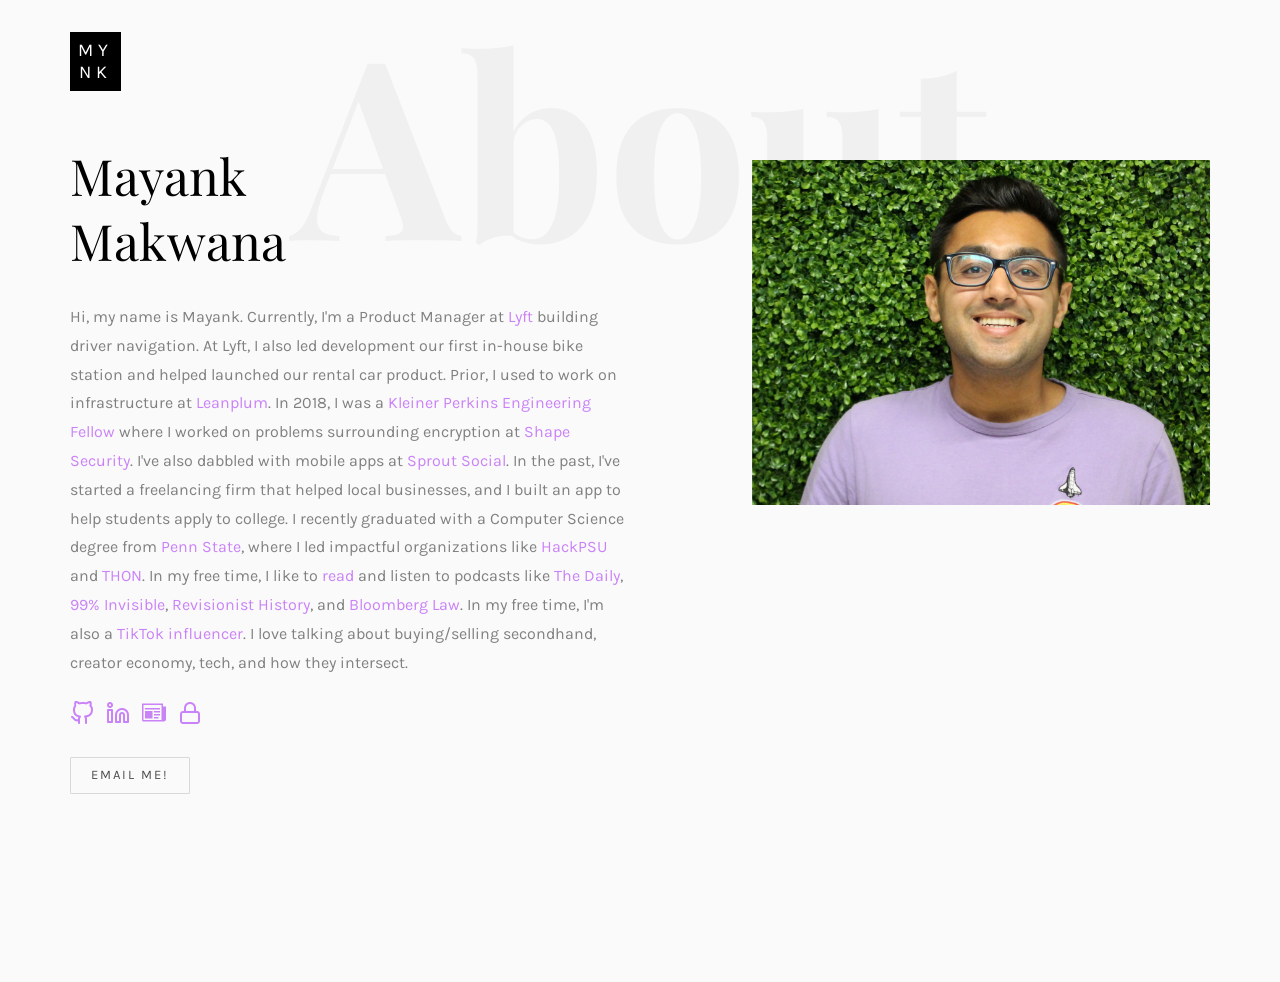
<file: index.html>
<!DOCTYPE HTML>
<html>
	<head>
	<!-- Global site tag (gtag.js) - Google Analytics -->
	<script async src="https://www.googletagmanager.com/gtag/js?id=UA-80978002-2"></script>
	<script>
		window.dataLayer = window.dataLayer || [];
		function gtag(){dataLayer.push(arguments);}
		gtag('js', new Date());

		gtag('config', 'UA-80978002-2');
	</script>
	<meta charset="utf-8">
	<meta http-equiv="X-UA-Compatible" content="IE=edge">
	<title>Hi, I'm Mayank!</title>
	<meta name="viewport" content="width=device-width, initial-scale=1">
	<meta name="description" content="" />
	<meta name="keywords" content="" />
	<meta name="author" content="" />

  <!-- Facebook and Twitter integration -->
	<meta property="og:title" content=""/>
	<meta property="og:image" content=""/>
	<meta property="og:url" content=""/>
	<meta property="og:site_name" content=""/>
	<meta property="og:description" content=""/>
	<meta name="twitter:title" content="" />
	<meta name="twitter:image" content="" />
	<meta name="twitter:url" content="" />
	<meta name="twitter:card" content="" />

	<!-- Place favicon.ico and apple-touch-icon.png in the root directory -->
	<link rel="shortcut icon" href="favicon.ico">

	<link href="https://fonts.googleapis.com/css?family=Karla:400,700" rel="stylesheet">
	<link href="https://fonts.googleapis.com/css?family=Playfair+Display:400,400i,700" rel="stylesheet">
	
	<!-- Animate.css -->
	<link rel="stylesheet" href="css/animate.css">
	<!-- Icomoon Icon Fonts-->
	<link rel="stylesheet" href="css/icomoon.css">
	<!-- Bootstrap  -->
	<link rel="stylesheet" href="css/bootstrap.css">
	<!-- Owl Carousel -->
	<link rel="stylesheet" href="css/owl.carousel.min.css">
	<link rel="stylesheet" href="css/owl.theme.default.min.css">
	<!-- Magnific Popup -->
	<link rel="stylesheet" href="css/magnific-popup.css">

	<link rel="stylesheet" href="css/style.css">

	<link rel="shortcut icon" href="/favicon.ico" type="image/x-icon">
	<link rel="icon" href="/favicon.ico" type="image/x-icon">

	<!-- Modernizr JS -->
	<script src="js/modernizr-2.6.2.min.js"></script>
	<!-- FOR IE9 below -->
	<!--[if lt IE 9]>
	<script src="js/respond.min.js"></script>
	<![endif]-->

	</head>
	<body>

	<div id="colorlib-page">
		<header>
			<div class="container">
				<div class="row">
					<div class="col-md-12">
						<div class="colorlib-navbar-brand">
							<a class="colorlib-logo" href="index.html"><span>My</span><span>nk</span></a>
						</div>
					</div>
				</div>
			</div>
		</header>
		<div id="colorlib-about">
			<div class="container">
				<div class="row text-center">
					<h2 class="bold">About</h2>
				</div>
				<div class="row">
					<div class="col-md-6 animate-box">
						<div class="about-desc" style="margin-top: -65px">
							<div class="item">
								<h2><span>Mayank</span><span>Makwana</span></h2>
							</div>
								<p>Hi, my name is Mayank. Currently, I'm a Product Manager at <a href="https://www.lyft.com">Lyft</a> building driver navigation. At Lyft, I also led development our first in-house bike station and helped launched our rental car product. Prior, I used to work on infrastructure at <a href="https://www.leanplum.com">Leanplum</a>. In 2018, I was a <a href="http://fellows.kleinerperkins.com">Kleiner Perkins Engineering Fellow</a> where I worked on problems surrounding encryption at <a href="https://www.shapesecurity.com"> Shape Security</a>. I've also dabbled with mobile apps at <a href="https://www.sproutsocial.com">Sprout Social</a>. In the past, I've started a freelancing firm that helped local businesses, and I built an app to help students apply to college. I recently graduated with a Computer Science degree from <a href="https://psu.edu">Penn State</a>, where I led impactful organizations like <a href="https://hackpsu.com">HackPSU</a> and <a href="https://thon.org">THON</a>. In my free time, I like to <a href="https://www.goodreads.com/user/show/85709700-mayank-makwana">read</a> and listen to podcasts like <a href="https://www.nytimes.com/podcasts/the-daily">The Daily</a>,
									<a href="https://99percentinvisible.org">99% Invisible</a>, <a href="http://revisionisthistory.com">Revisionist History</a>, and <a href="https://www.bloomberg.com/podcasts/law">Bloomberg Law</a>. In my free time, I'm also a <a href="https://www.tiktok.com/@brownboyselfcare">TikTok influencer</a>. I love talking about buying/selling secondhand, creator economy, tech, and how they intersect.
								<p class="colorlib-social-icons">
									<a href="https://github.com/mayankmmmx"><i class="icon-github2"></i></a> &nbsp
									<a href="https://www.linkedin.com/in/mayankmakwana"><i class="icon-linkedin3"></i></a> &nbsp
									<a href="files/resume.pdf"><i class="icon-newspaper"></i></a> &nbsp
									<a href="http://pgp.mit.edu/pks/lookup?op=get&search=0x5F15942B34390C06"><i class="icon-lock2"></i></a>
								</p>
								<p><a href="mailto:mayankmmakwana@gmail.com" class="btn btn-primary btn-outline">Email Me!</a></p>
						</div>
					</div>
					<div class="col-md-5 col-md-push-1 animate-box">
						<div class="item">
							<img class="img-responsive about-img" src="images/about.png" alt="headshot">
						</div>
					</div>
				</div>
			</div>
		</div>
	
	</div>

	<!-- jQuery -->
	<script src="js/jquery.min.js"></script>
	<!-- jQuery Easing -->
	<script src="js/jquery.easing.1.3.js"></script>
	<!-- Bootstrap -->
	<script src="js/bootstrap.min.js"></script>
	<!-- Waypoints -->
	<script src="js/jquery.waypoints.min.js"></script>
	<!-- Owl Carousel -->
	<script src="js/owl.carousel.min.js"></script>
	<!-- Magnific Popup -->
	<script src="js/jquery.magnific-popup.min.js"></script>
	<script src="js/magnific-popup-options.js"></script>

	<!-- Main JS (Do not remove) -->
	<script src="js/main.js"></script>

	</body>
</html>
</file>
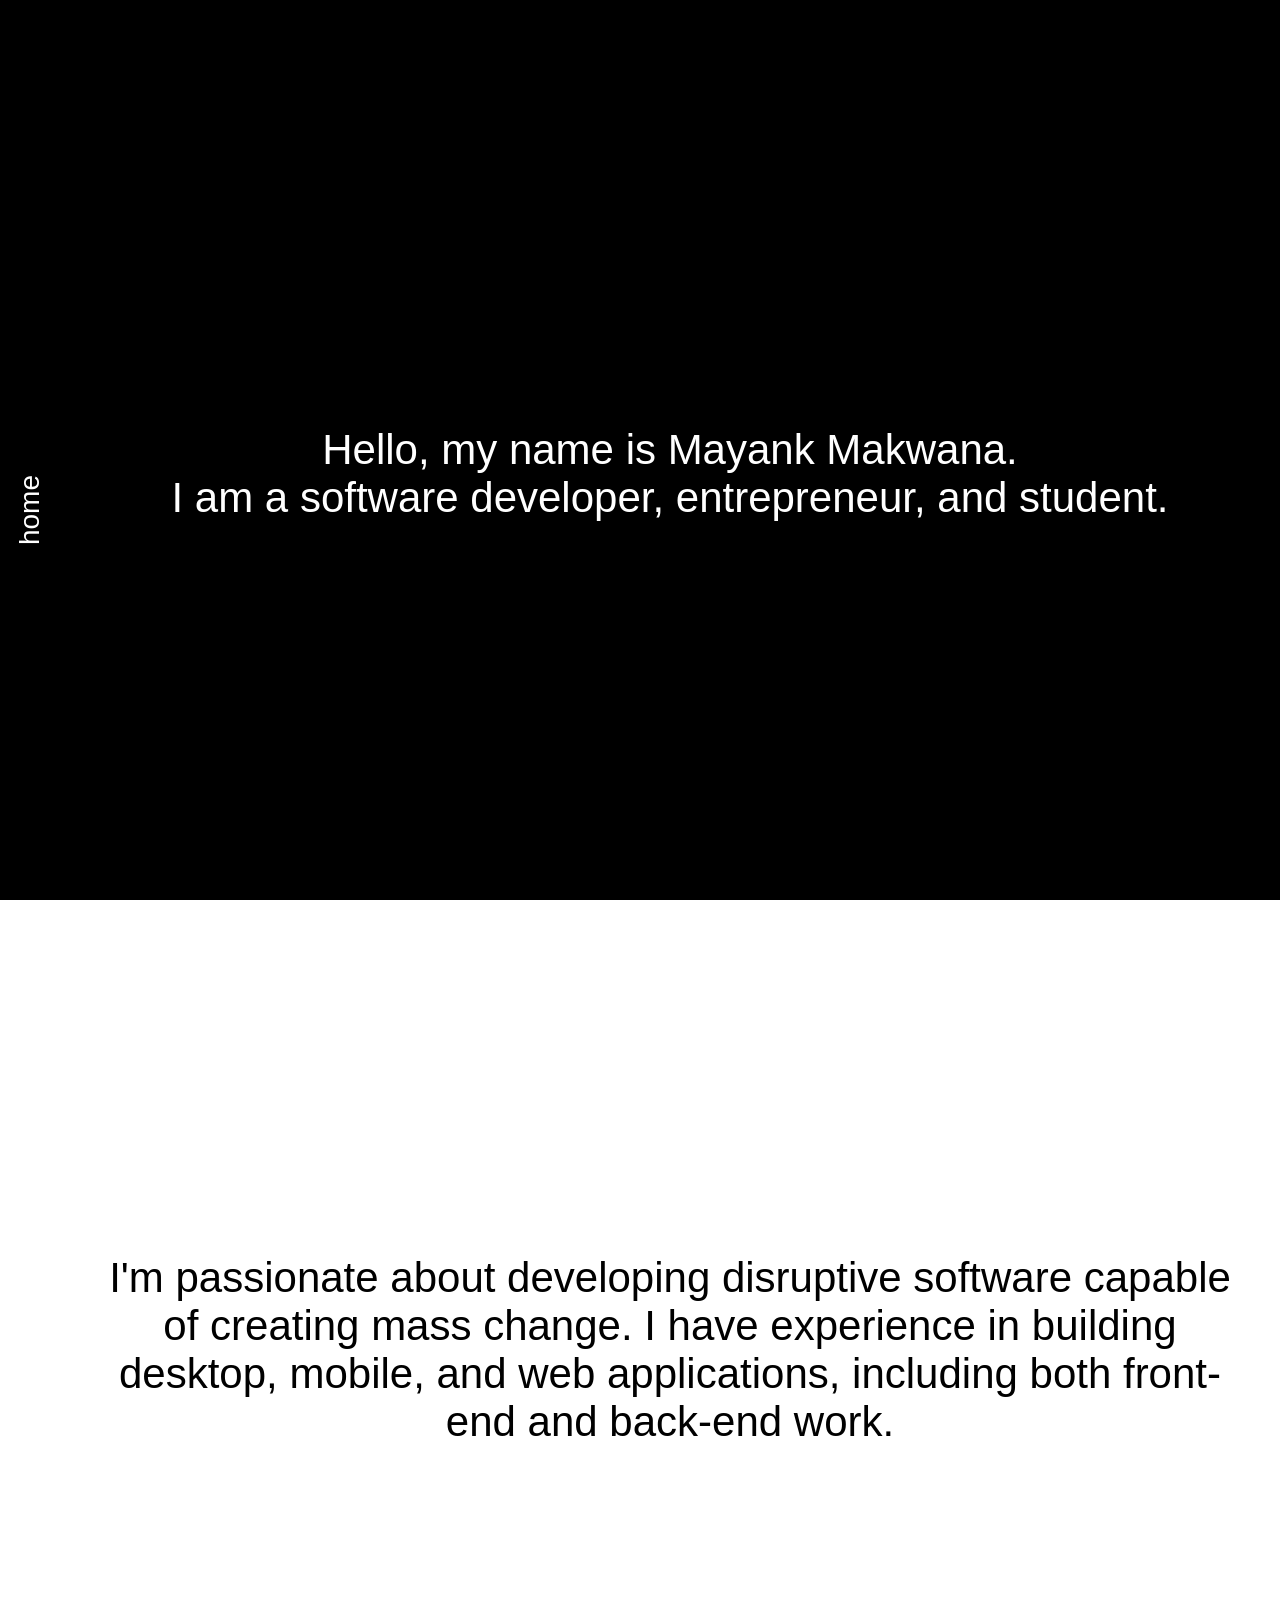
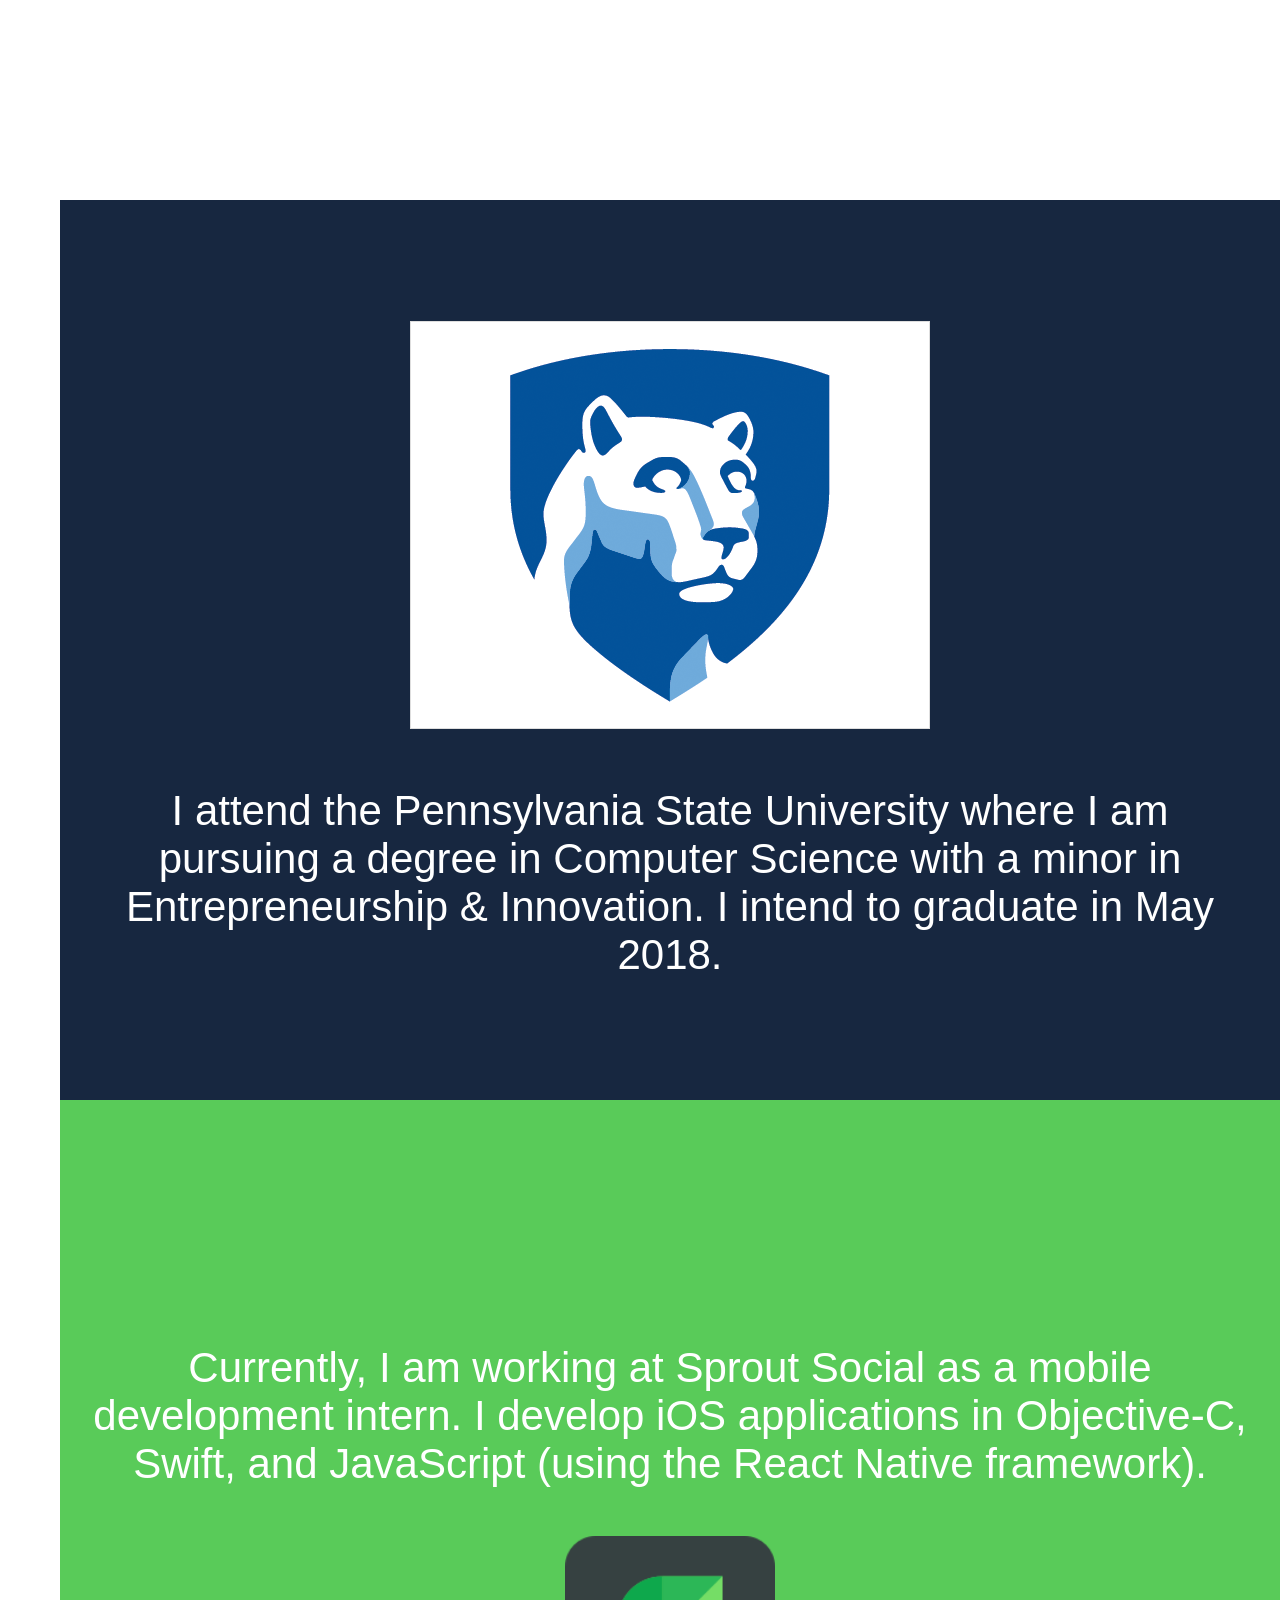
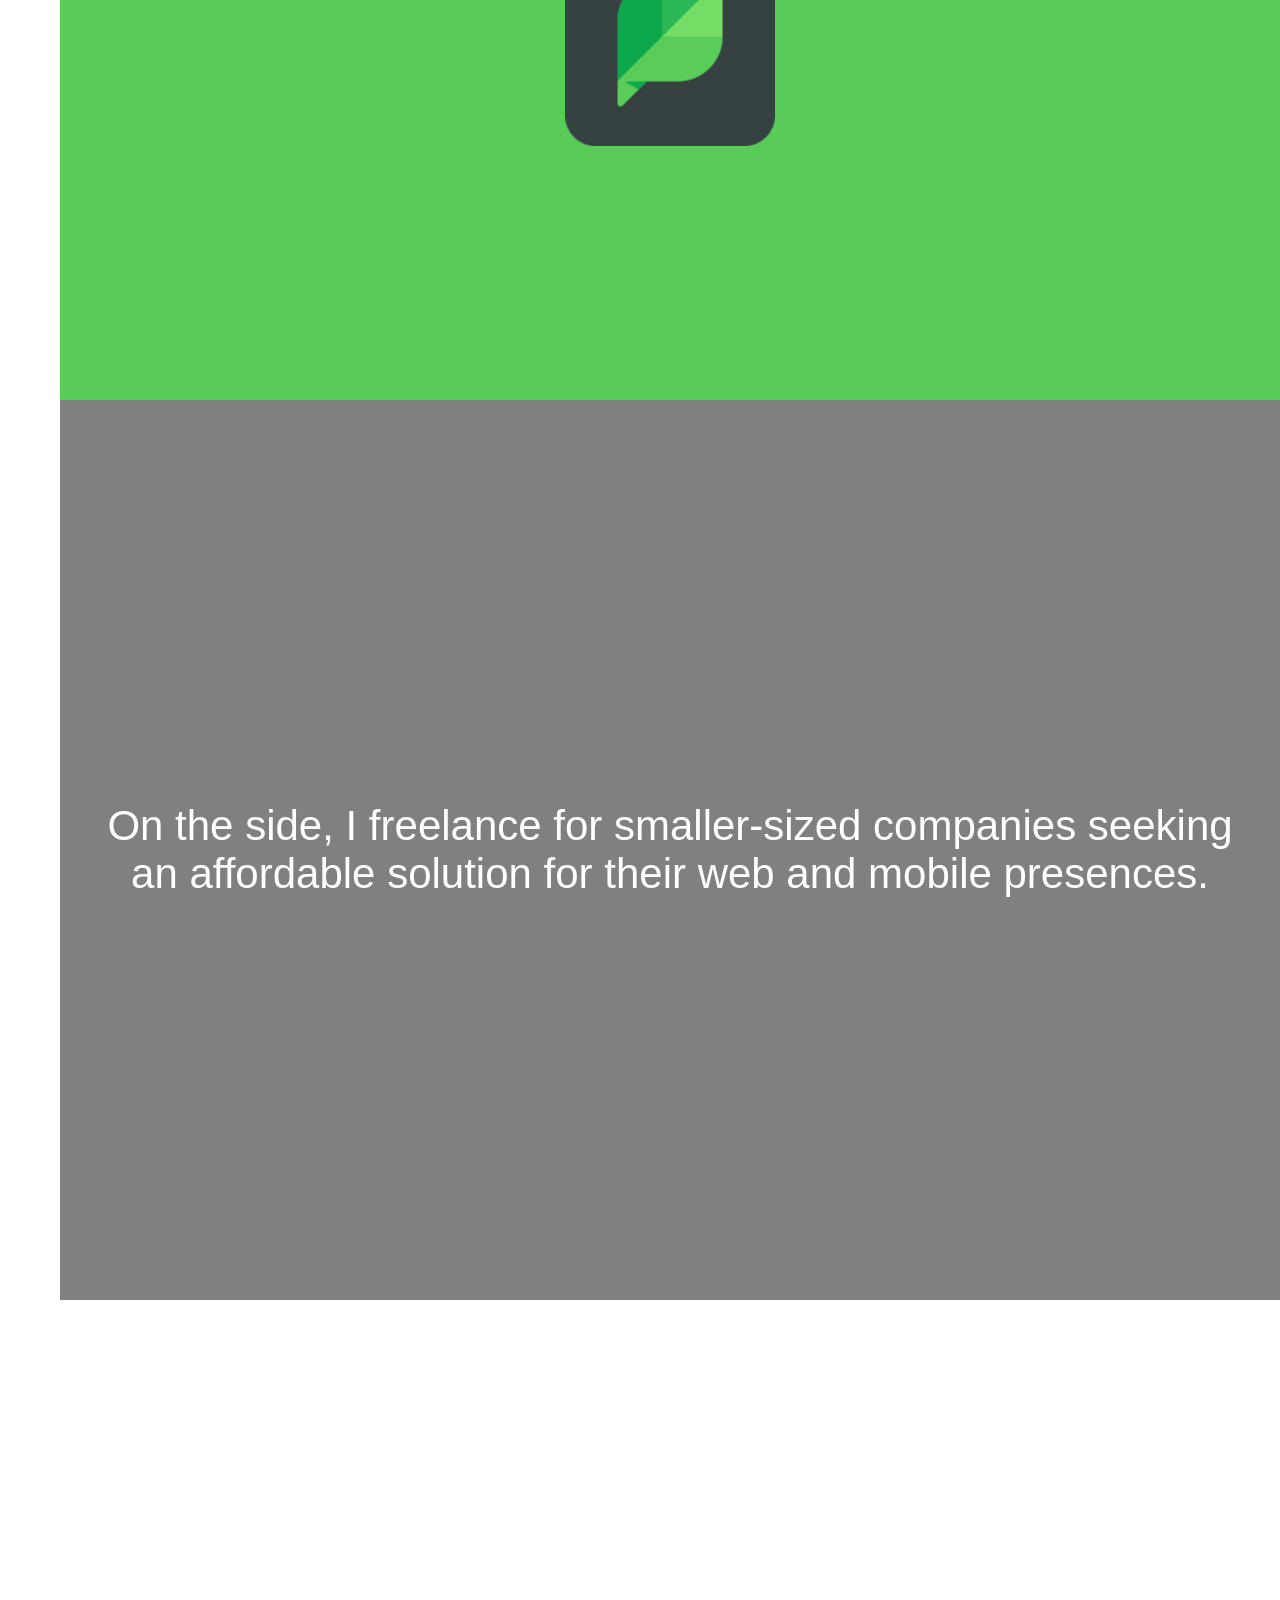
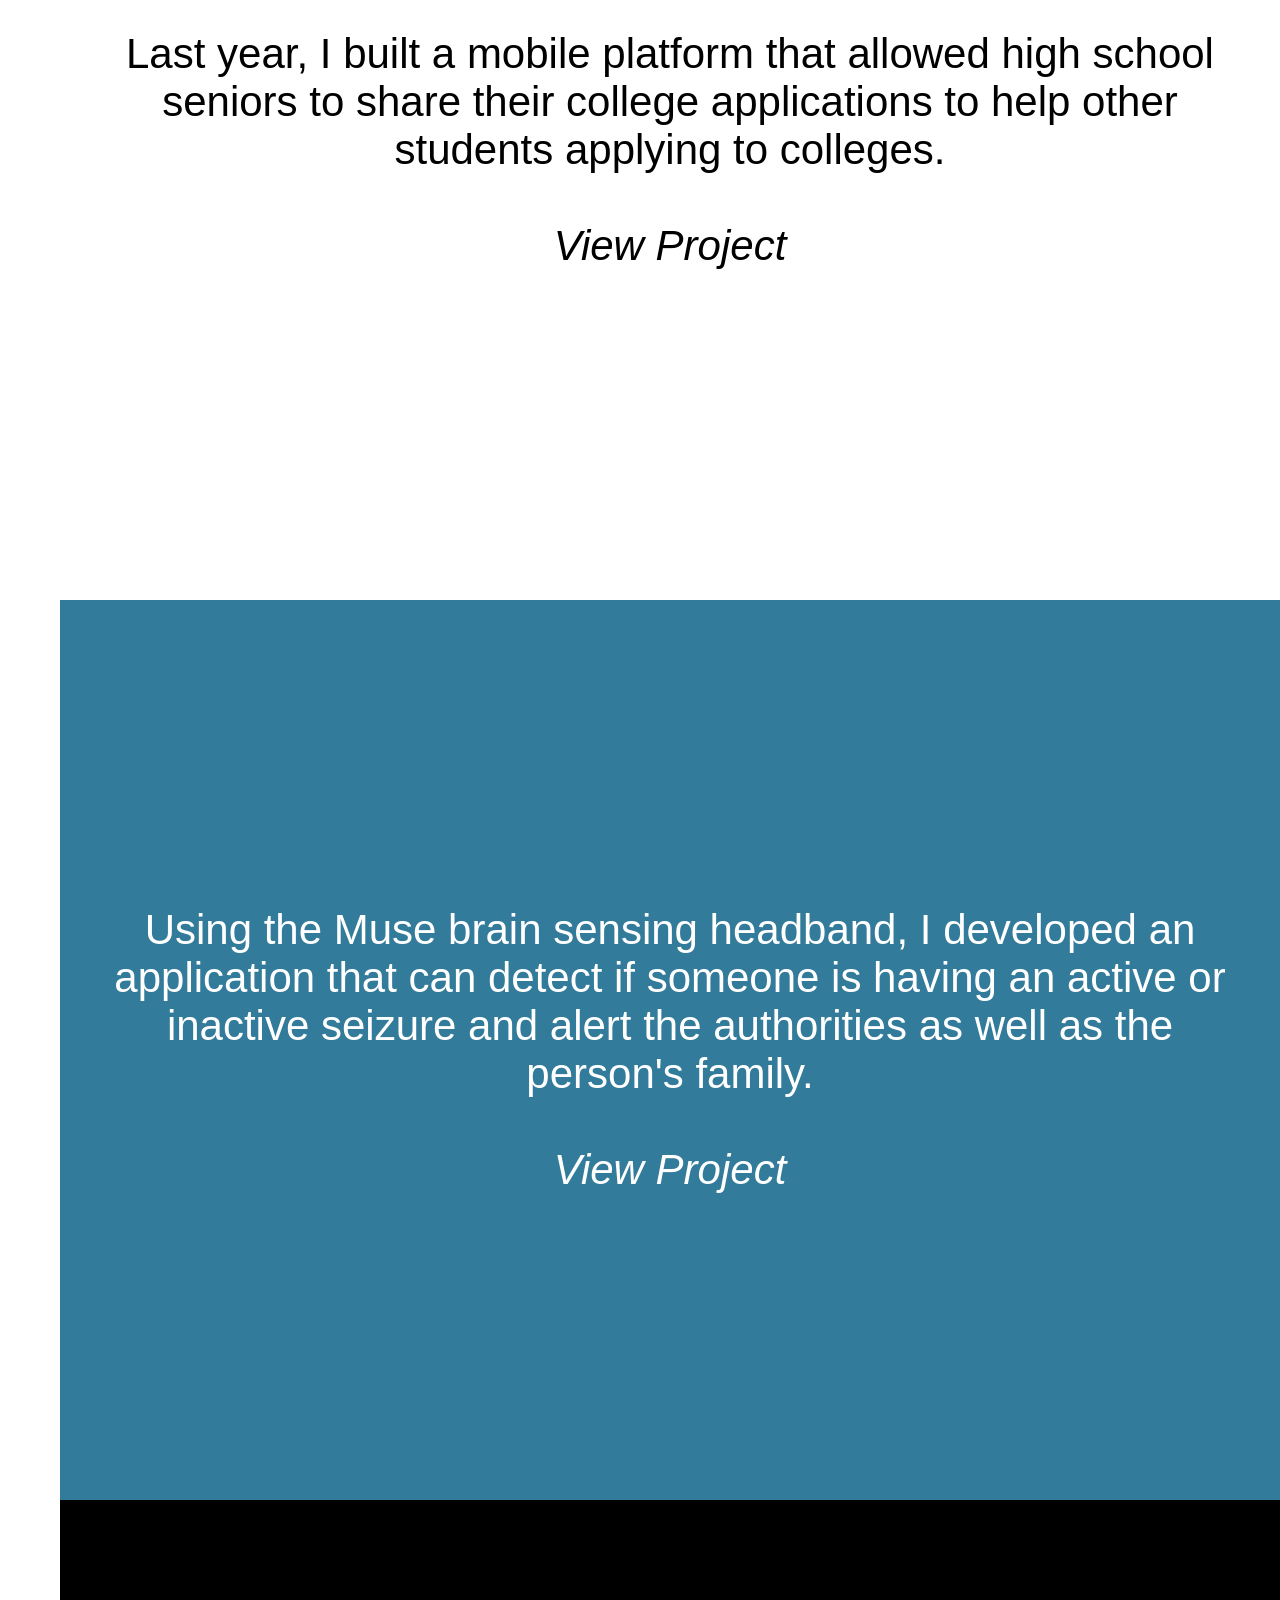
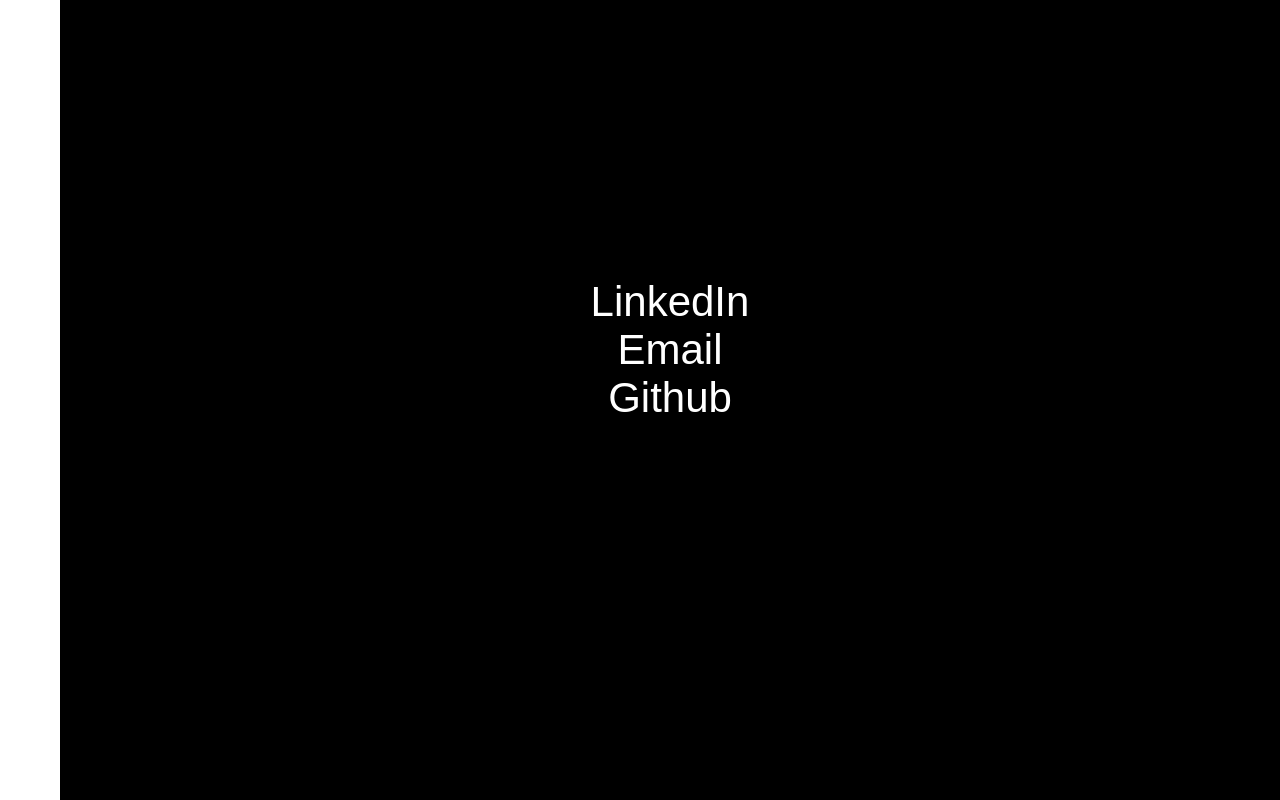
<file: old/index.html>
<!-- This site is completed with help and inspiration from zacksears.com. All design and most code is accredited to zacksears.com -->
<!DOCTYPE HTML>
<html>
  <head>
    <title>Mayank Makwana</title>
    <!-- Meta -->
    <meta name="viewport" content="initial-scale = 1.0,maximum-scale = 1.0" />

    <!-- CSS -->
    <link href="css/style.css" rel="stylesheet">

    <!-- JavaScript -->
    <script src="js/jquery-2.1.1.min.js"></script>
    <script src="js/skrollr.js"></script>
    <script src="js/navbar.js"></script>

    <script>
      (function(i,s,o,g,r,a,m){i['GoogleAnalyticsObject']=r;i[r]=i[r]||function(){
      (i[r].q=i[r].q||[]).push(arguments)},i[r].l=1*new Date();a=s.createElement(o),
      m=s.getElementsByTagName(o)[0];a.async=1;a.src=g;m.parentNode.insertBefore(a,m)
      })(window,document,'script','https://www.google-analytics.com/analytics.js','ga');

      ga('create', 'UA-80978002-1', 'auto');
      ga('send', 'pageview');
    </script>

  </head>
  <body>
    <div class="navbar-header-container mobile-hide transition-all">
      <div class="navbar-header navbar-header-left l0" data-0="left: 140px;" data-100p="left: 80px;" data-200p="left: 20px;" data-300p="left: -40px;" data-400p="left: -100px;" data-500p="left: -160px;" data-600p="left: -240px;" data-700p="left: -280px;">
        <a class="header navItem" href="#home">home</a>
        <a class="header navItem" href="#about">about me</a>
        <a class="header navItem" href="#education">education</a>
        <a class="header navItem" href="#sproutsocial">sprout social</a>
        <a class="header navItem" href="#vimay">vimay creations</a>
        <a class="header navItem" href="#collegeapp">college app</a>
        <a class="header navItem" href="#musethinks">muse thinks</a>
        <a class="header navItem" href="#contact">contact</a>
      </div>
    </div>

    <article class="container">

      <section id="home" class="panel">
        <div class="panelContents">
          <div class="align">
            <div class="justify">
              <p class="homeText">
                <br>Hello, my name is Mayank Makwana. <br>I am a software developer, entrepreneur, and student.
              </p>
            <div>
          </div>
        </div>
      </section>

      <section id="about" class="panel">
        <div class="panelContents">
          <div class="align">
            <div class="justify">
              <p class="aboutText">
                I'm passionate about developing disruptive software capable of creating mass change. I have experience in building desktop, mobile, and web applications, including both front-end and back-end work.
              </p>
            <div>
          </div>
        </div>
      </section>

      <section id="education" class="panel">
        <div class="panelContents">
          <div class="align">
            <div class="justify">
              <p class="educationText">
                <img src="img/psu.png" alt="PSU logo" class="psuLogo">
                <br><br>I attend the Pennsylvania State University where I am pursuing a degree in Computer Science with a minor in Entrepreneurship & Innovation. I intend to graduate in May 2018.
              </p>
            <div>
          </div>
        </div>
      </section>

      <section id="sproutsocial" class="panel">
        <div class="panelContents">
          <div class="align">
            <div class="justify">
              <p class="sproutText">
                Currently, I am working at Sprout Social as a mobile development intern. I develop iOS applications in Objective-C, Swift, and JavaScript (using the React Native framework).
                <br><br><img src="img/sprout.png" alt="Sprout Social logo" class="sproutLogo">
              </p>
            <div>
          </div>
        </div>
      </section>

      <section id="vimay" class="panel">
        <div class="panelContents">
          <div class="align">
            <div class="justify">
              <p class="vimayText">
                On the side, I freelance for smaller-sized companies seeking an affordable solution for their web and mobile presences.
              </p>
            <div>
          </div>
        </div>
      </section>

      <section id="collegeapp" class="panel">
        <div class="panelContents">
          <div class="align">
            <div class="justify">
              <p class="collegeText">
                Last year, I built a mobile platform that allowed high school seniors to share their college applications to help other students applying to colleges.
                <br><br>
                <a href="https://github.com/mayankmmmx/CollegeApp" target="_blank" class="social-dark project">View Project</a>
              </p>
            <div>
          </div>
        </div>
      </section>

      <section id="musethinks" class="panel">
        <div class="panelContents">
          <div class="align">
            <div class="justify">
              <p class="museText">
                Using the Muse brain sensing headband, I developed an application that can detect if someone is having an active or inactive seizure and alert the authorities as well as the person's family.
                <br><br>
                <a href="https://github.com/john-barczynski/MuseThinks" target="_blank" class="social project">View Project</a>
              </p>
            <div>
          </div>
        </div>
      </section>

      <section id="contact" class="panel">
        <div class="panelContents">
          <div class="align">
            <div class="justify">
              <p class="contactText">
                <a href="https://www.linkedin.com/in/mayankmakwana" target="_blank" class="social">LinkedIn</a>
                <br>
                <a href="mailto:mmakwana@psu.edu" class="social">Email</a>
                <br>
                <a href="https://www.github.com/mayankmmmx" target="_blank" class="social">Github</a>
              </p>
            <div>
          </div>
        </div>
      </section>

    </article>
  </body>
</html>
</file>
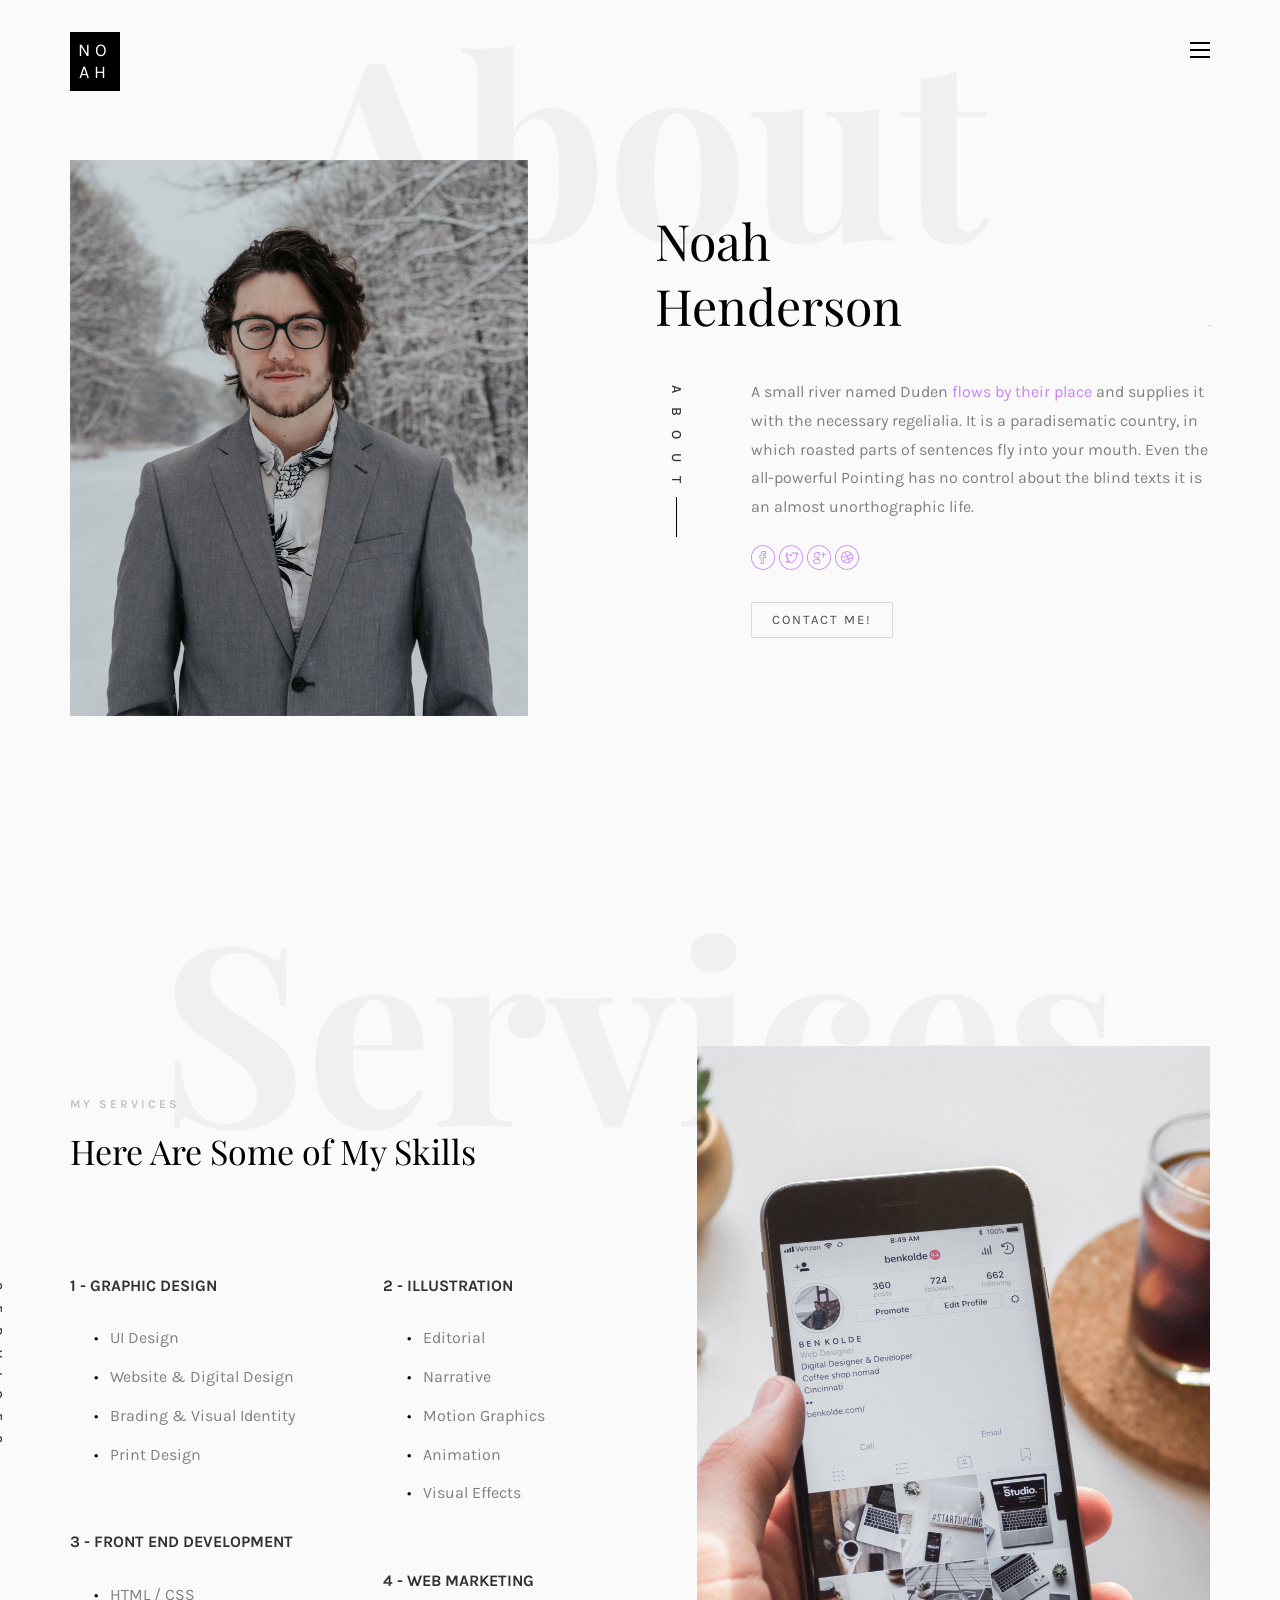
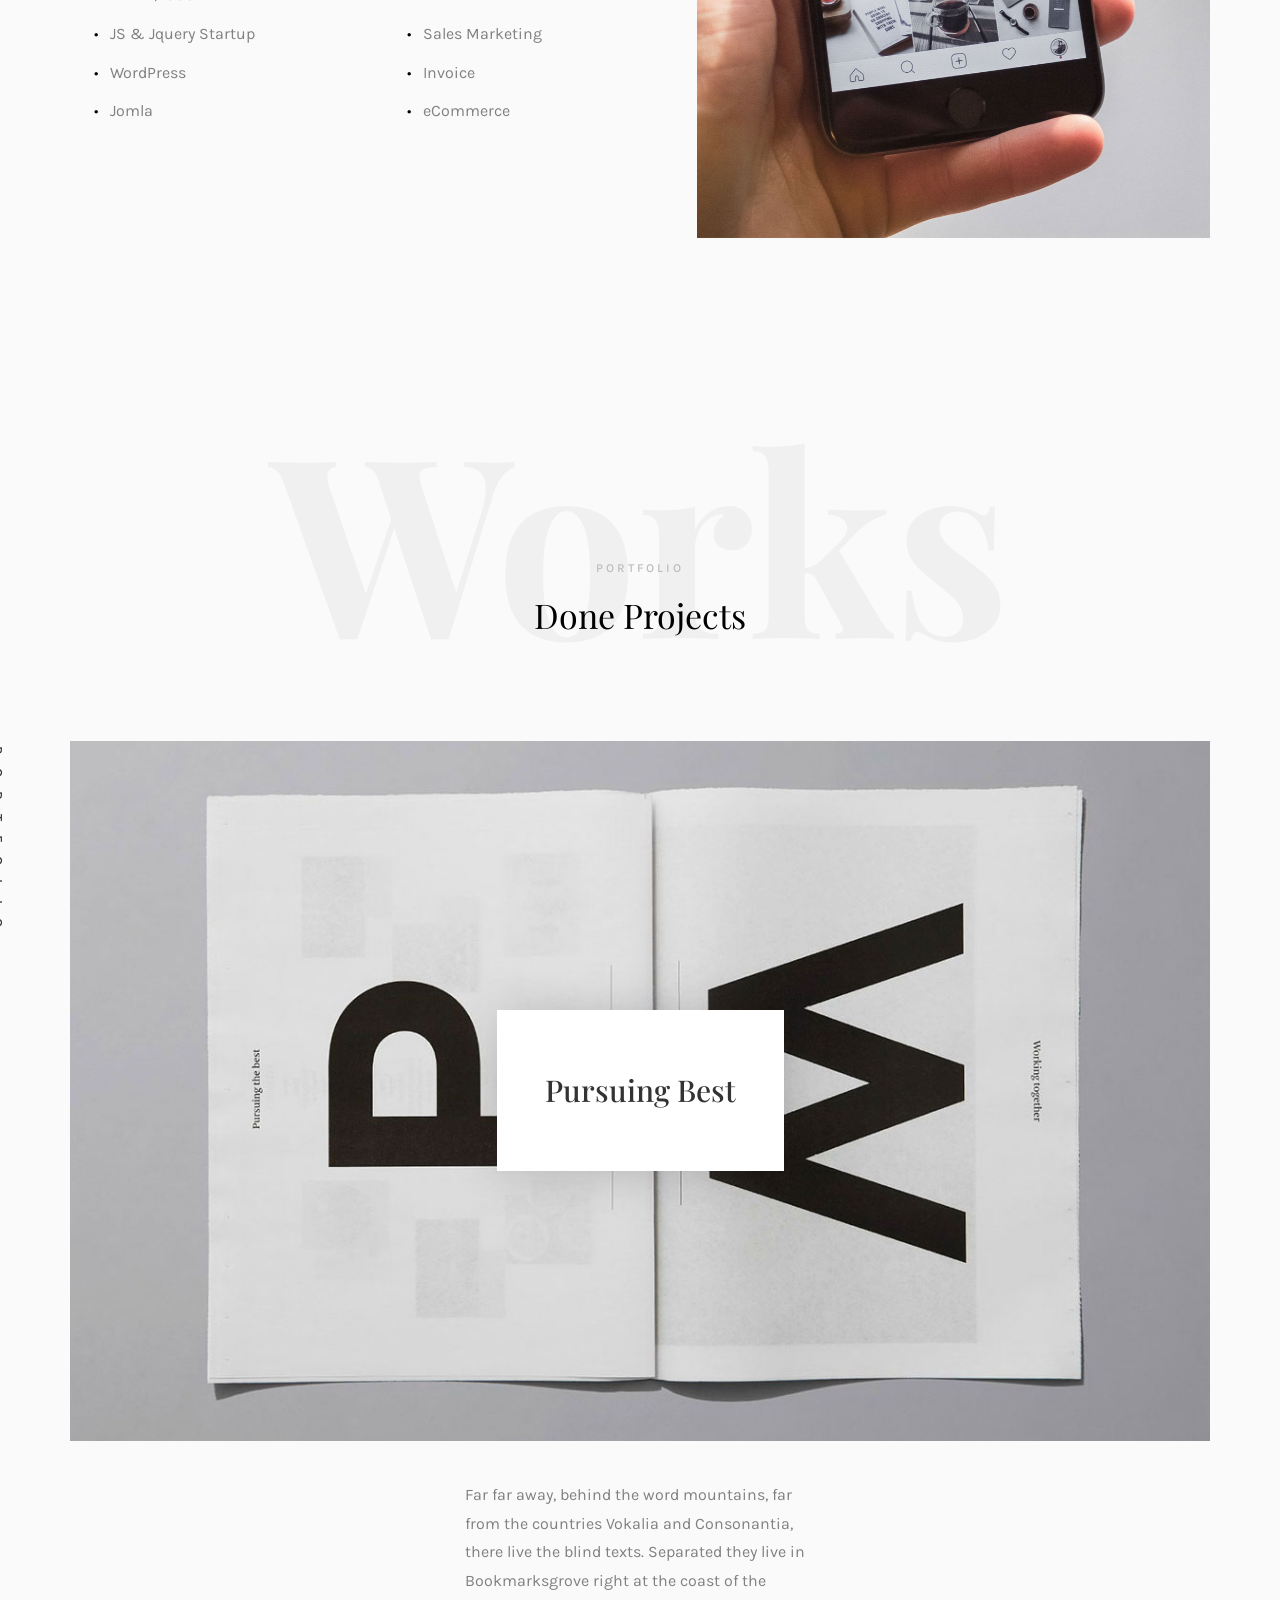
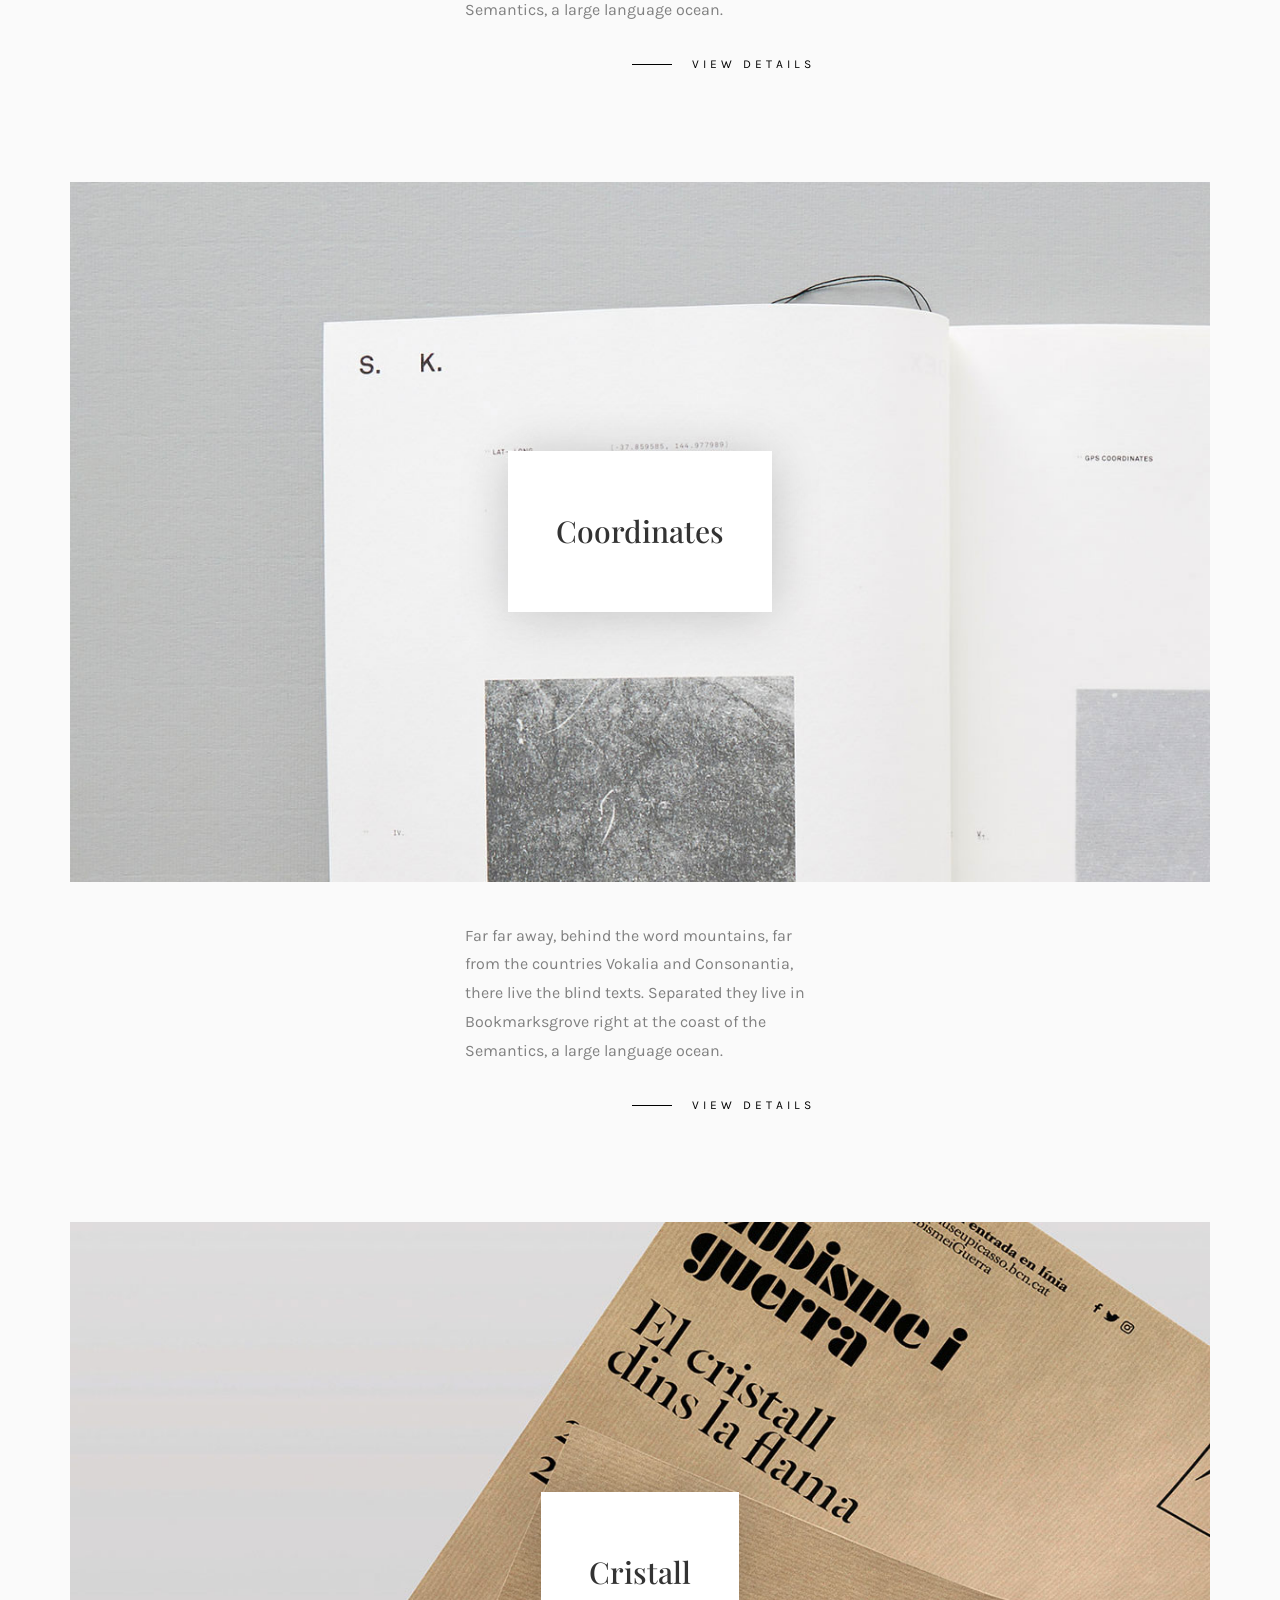
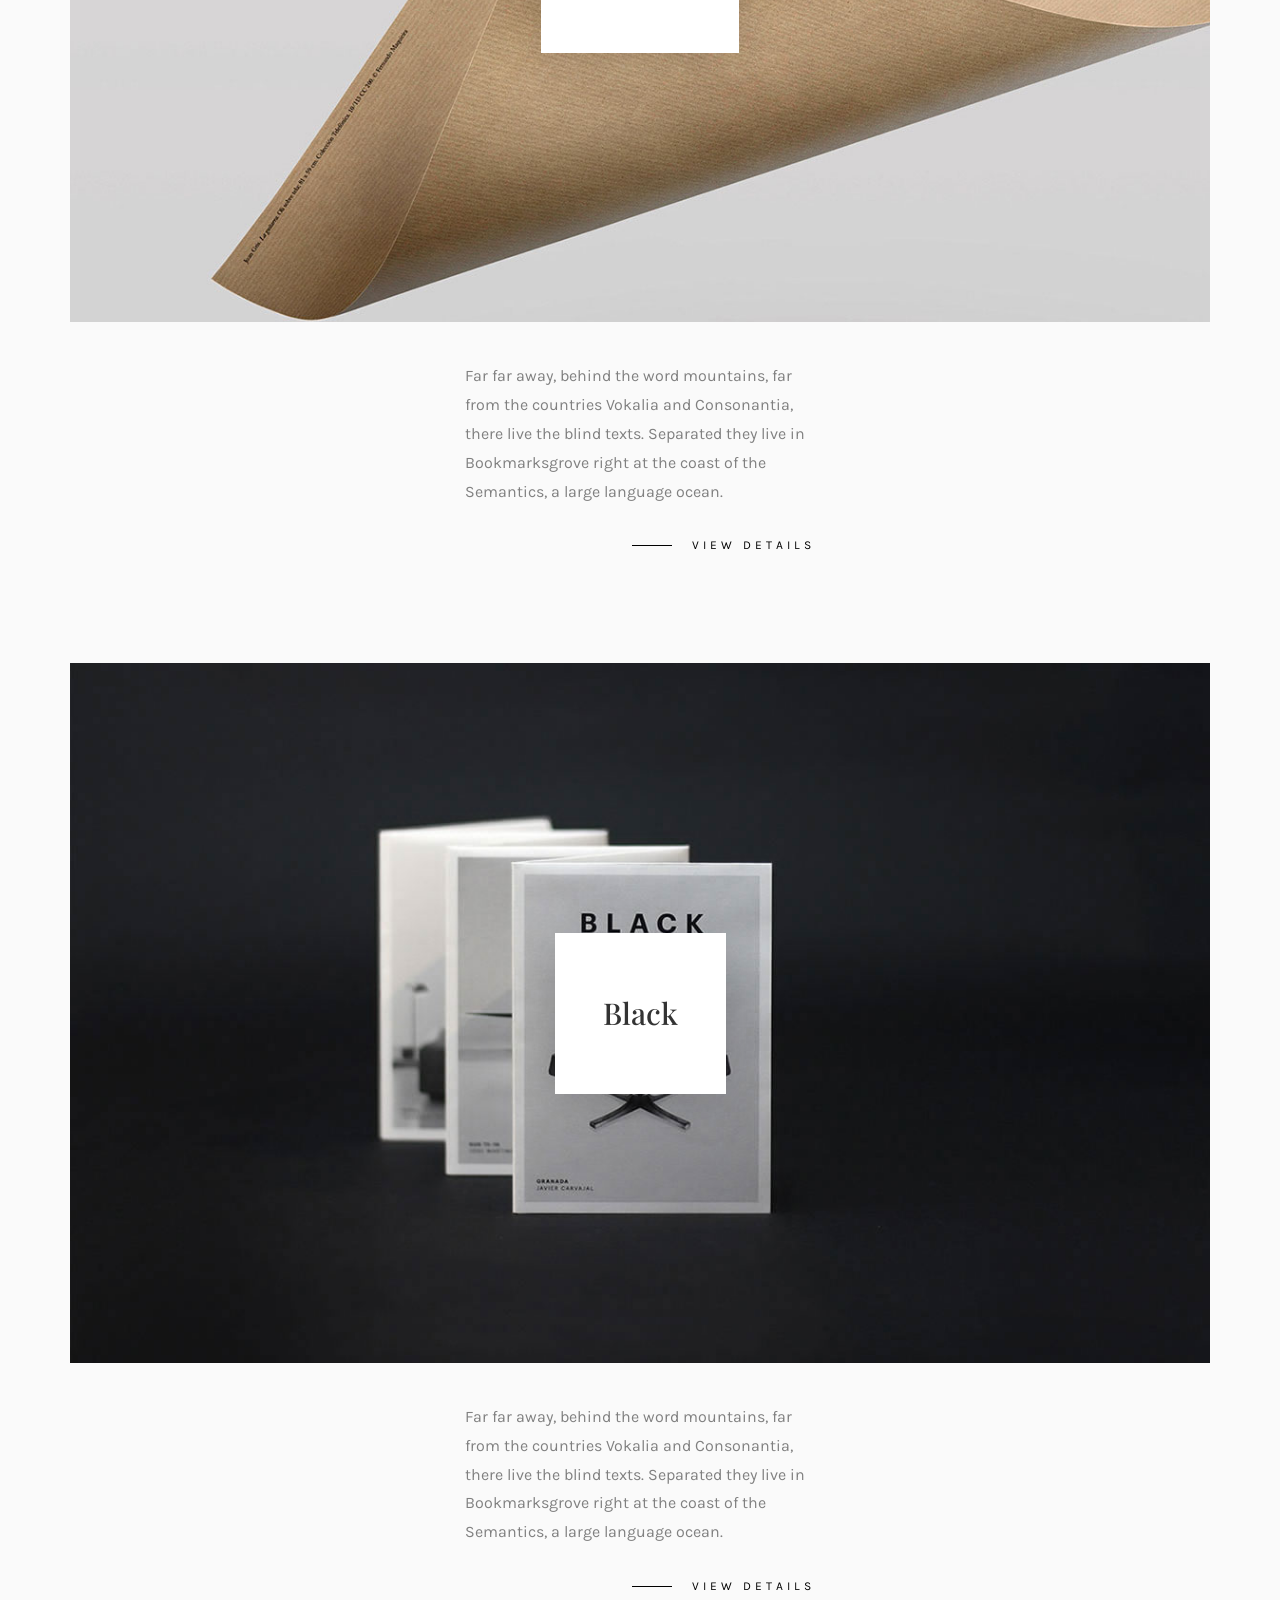
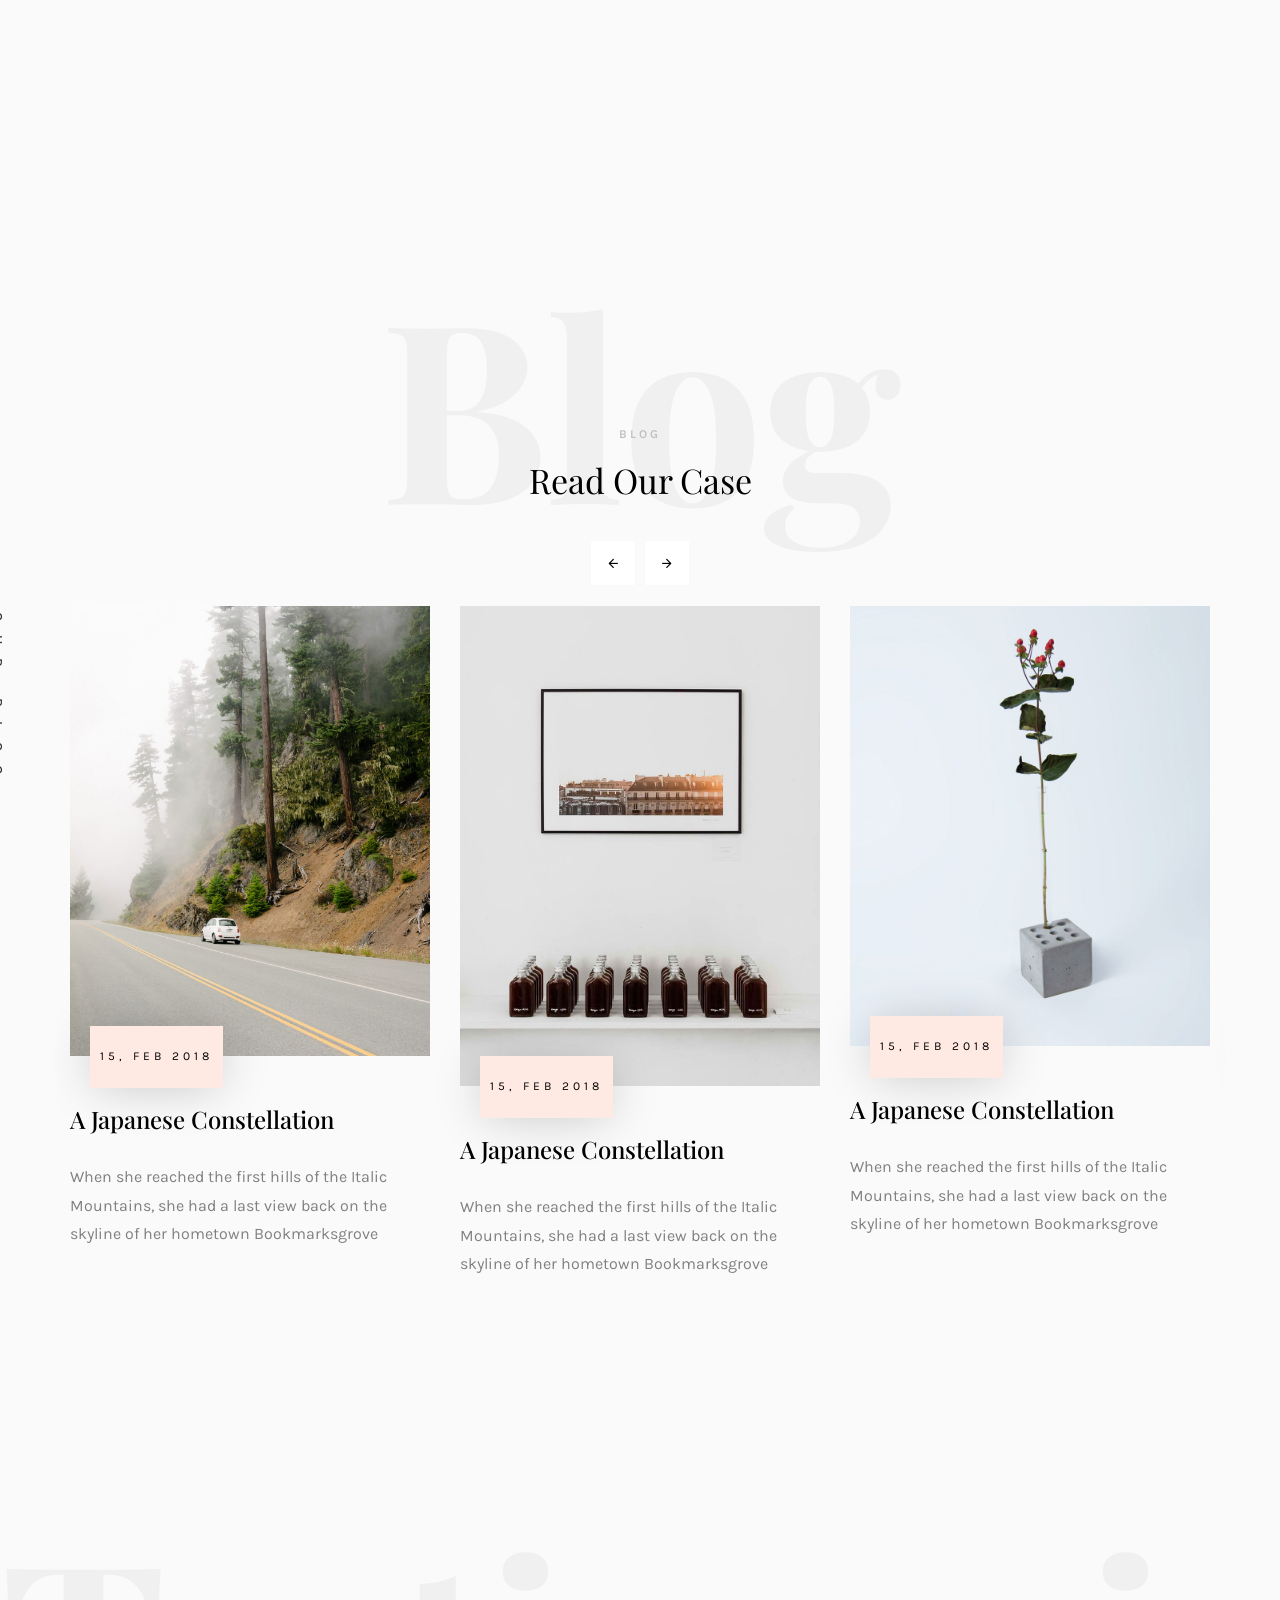
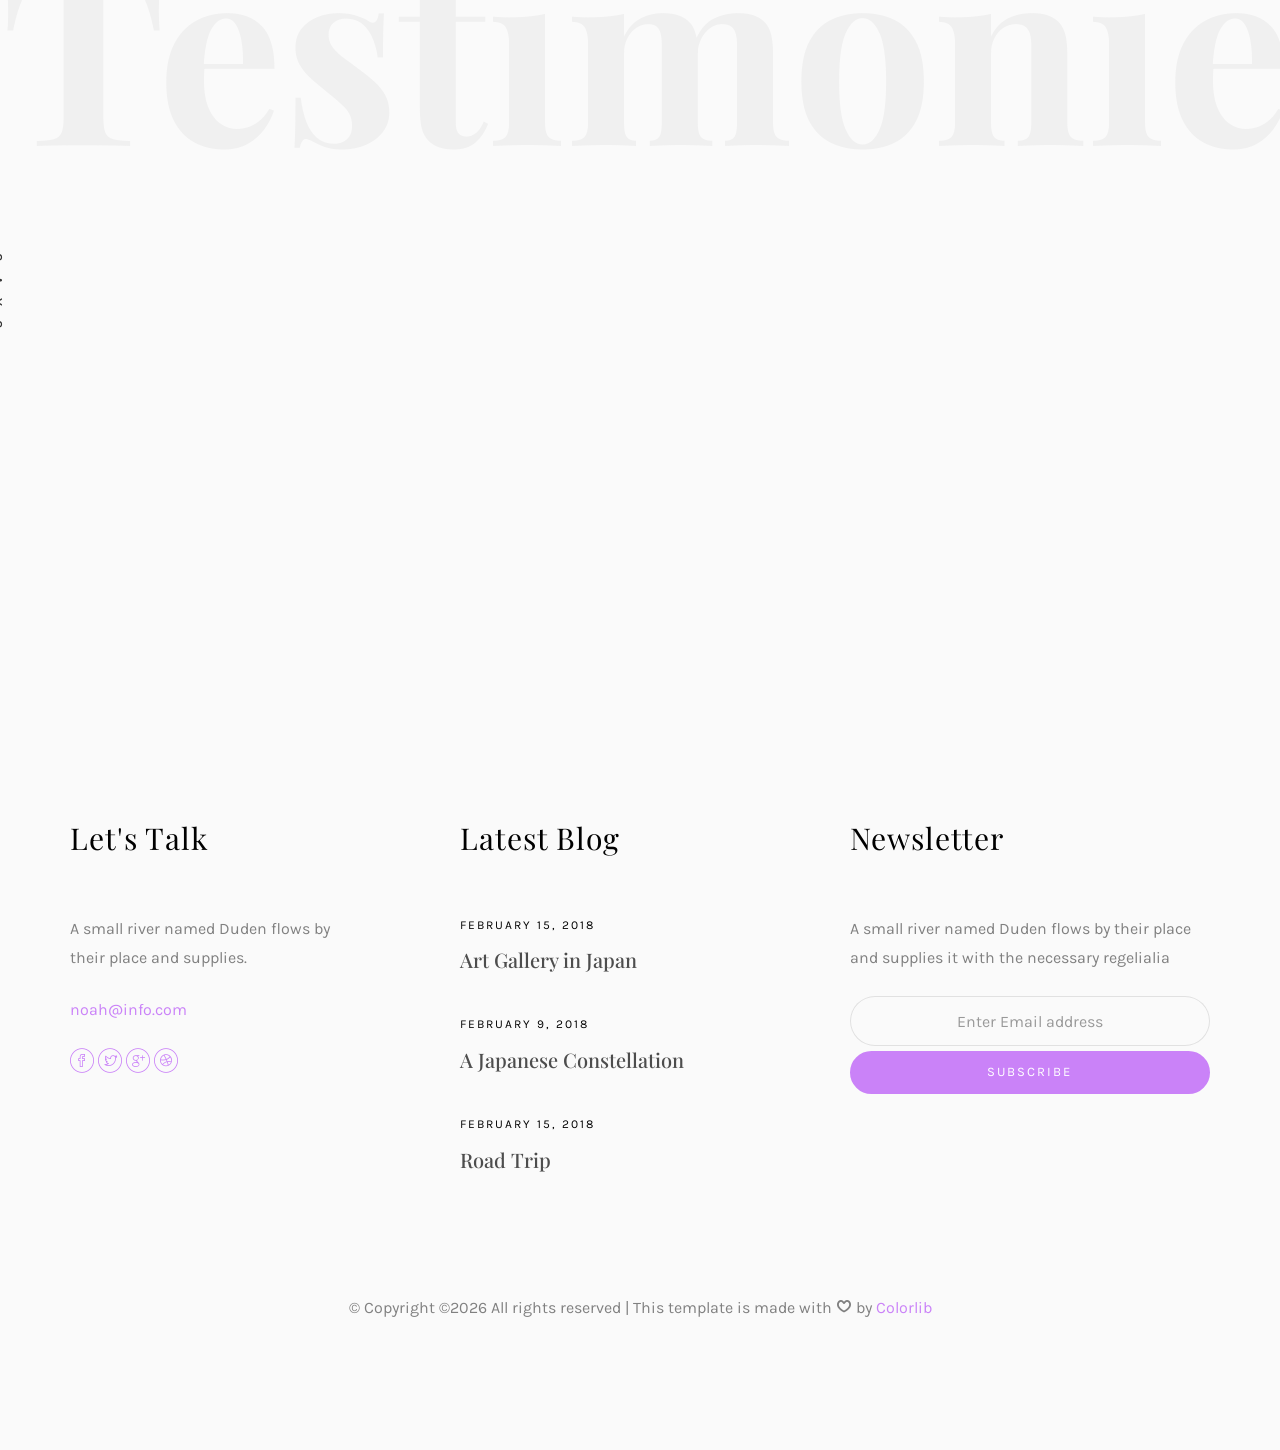
<file: old/current_old/index.html>
<!DOCTYPE HTML>
<html>
	<head>
	<meta charset="utf-8">
	<meta http-equiv="X-UA-Compatible" content="IE=edge">
	<title>Noah Template</title>
	<meta name="viewport" content="width=device-width, initial-scale=1">
	<meta name="description" content="" />
	<meta name="keywords" content="" />
	<meta name="author" content="" />

  <!-- Facebook and Twitter integration -->
	<meta property="og:title" content=""/>
	<meta property="og:image" content=""/>
	<meta property="og:url" content=""/>
	<meta property="og:site_name" content=""/>
	<meta property="og:description" content=""/>
	<meta name="twitter:title" content="" />
	<meta name="twitter:image" content="" />
	<meta name="twitter:url" content="" />
	<meta name="twitter:card" content="" />

	<!-- Place favicon.ico and apple-touch-icon.png in the root directory -->
	<link rel="shortcut icon" href="favicon.ico">

	<link href="https://fonts.googleapis.com/css?family=Karla:400,700" rel="stylesheet">
	<link href="https://fonts.googleapis.com/css?family=Playfair+Display:400,400i,700" rel="stylesheet">
	
	<!-- Animate.css -->
	<link rel="stylesheet" href="css/animate.css">
	<!-- Icomoon Icon Fonts-->
	<link rel="stylesheet" href="css/icomoon.css">
	<!-- Bootstrap  -->
	<link rel="stylesheet" href="css/bootstrap.css">
	<!-- Owl Carousel -->
	<link rel="stylesheet" href="css/owl.carousel.min.css">
	<link rel="stylesheet" href="css/owl.theme.default.min.css">
	<!-- Magnific Popup -->
	<link rel="stylesheet" href="css/magnific-popup.css">

	<link rel="stylesheet" href="css/style.css">


	<!-- Modernizr JS -->
	<script src="js/modernizr-2.6.2.min.js"></script>
	<!-- FOR IE9 below -->
	<!--[if lt IE 9]>
	<script src="js/respond.min.js"></script>
	<![endif]-->

	</head>
	<body>

	<nav id="colorlib-main-nav" role="navigation">
		<a href="#" class="js-colorlib-nav-toggle colorlib-nav-toggle active"><i></i></a>
		<div class="js-fullheight colorlib-table">
			<div class="colorlib-table-cell js-fullheight">
				<div class="row">
					<div class="col-md-12">
						<div class="form-group">
							<input type="text" class="form-control" id="search" placeholder="Enter any key to search...">
							<button type="submit" class="btn btn-primary"><i class="icon-search3"></i></button>
						</div>
					</div>
				</div>
				<div class="row">
					<div class="col-md-12">
						<ul>
							<li class="active"><a href="index.html">Home</a></li>
							<li><a href="services.html">Services</a></li>
							<li><a href="work.html">Work</a></li>
							<li><a href="blog.html">Blog</a></li>
							<li><a href="about.html">About</a></li>
							<li><a href="contact.html">Contact</a></li>
						</ul>
					</div>
				</div>
				<div class="row">
					<div class="col-md-12">
						<h2 class="head-title">Works</h2>
						<a href="images/work-1.jpg" class="gallery image-popup-link text-center" style="background-image: url(images/work-1.jpg);">
							<span><i class="icon-search3"></i></span>
						</a>
						<a href="images/work-2.jpg" class="gallery image-popup-link text-center" style="background-image: url(images/work-2.jpg);">
							<span><i class="icon-search3"></i></span>
						</a>
						<a href="images/work-3.jpg" class="gallery image-popup-link text-center" style="background-image: url(images/work-3.jpg);">
							<span><i class="icon-search3"></i></span>
						</a>
						<a href="images/work-4.jpg" class="gallery image-popup-link text-center" style="background-image: url(images/work-4.jpg);">
							<span><i class="icon-search3"></i></span>
						</a>
					</div>
				</div>
			</div>
		</div>
	</nav>
	
	<div id="colorlib-page">
		<header>
			<div class="container">
				<div class="row">
					<div class="col-md-12">
						<div class="colorlib-navbar-brand">
							<a class="colorlib-logo" href="index.html"><span>No</span><span>ah</span></a>
						</div>
						<a href="#" class="js-colorlib-nav-toggle colorlib-nav-toggle"><i></i></a>
					</div>
				</div>
			</div>
		</header>
		<div id="colorlib-about">
			<div class="container">
				<div class="row text-center">
					<h2 class="bold">About</h2>
				</div>
				<div class="row">
					<div class="col-md-5 animate-box">
						<div class="owl-carousel3">
							<div class="item">
								<img class="img-responsive about-img" src="images/about.jpg" alt="html5 bootstrap template by colorlib.com">
							</div>
							<div class="item">
								<img class="img-responsive about-img" src="images/about-2.jpg" alt="html5 bootstrap template by colorlib.com">
							</div>
						</div>
					</div>
					<div class="col-md-6 col-md-push-1 animate-box">
						<div class="about-desc">
							<div class="owl-carousel3">
								<div class="item">
									<h2><span>Noah</span><span>Henderson</span></h2>
								</div>
								<div class="item">
									<h2><span>I'm</span><span>A Designer</span></h2>
								</div>
							</div>
							<div class="desc">
								<div class="rotate">
									<h2 class="heading">About</h2>
								</div>
								<p>A small river named Duden <a href="#">flows by their place</a> and supplies it with the necessary regelialia. It is a paradisematic country, in which roasted parts of sentences fly into your mouth. Even the all-powerful Pointing has no control about the blind texts it is an almost unorthographic life.</p>
								<p class="colorlib-social-icons">
									<a href="#"><i class="icon-facebook4"></i></a>
									<a href="#"><i class="icon-twitter3"></i></a>
									<a href="#"><i class="icon-googleplus"></i></a>
									<a href="#"><i class="icon-dribbble2"></i></a>
								</p>
								<p><a href="#" class="btn btn-primary btn-outline">Contact Me!</a></p>
							</div>
						</div>
					</div>
				</div>
			</div>
		</div>
		<div id="colorlib-services">
			<div class="container">
				<div class="row text-center">
					<h2 class="bold">Services</h2>
				</div>
				<div class="row">
					<div class="col-md-12">
						<div class="services-flex">
							<div class="one-third">
								<div class="row">
									<div class="col-md-12 col-md-offset-0 animate-box intro-heading">
										<span>My Services</span>
										<h2>Here Are Some of My Skills</h2>
									</div>
								</div>
								<div class="row">
									<div class="col-md-12">
										<div class="rotate">
											<h2 class="heading">Services</h2>
										</div>
									</div>
									<div class="col-md-6">
										<div class="services animate-box">
											<h3>1 - Graphic Design</h3>
											<ul>
												<li>UI Design</li>
												<li>Website &amp; Digital Design</li>
												<li>Brading &amp; Visual Identity</li>
												<li>Print Design</li>
											</ul>
										</div>
										<div class="services animate-box">
											<h3>3 - Front End Development</h3>
											<ul>
												<li>HTML / CSS</li>
												<li>JS &amp; Jquery Startup</li>
												<li>WordPress</li>
												<li>Jomla</li>
											</ul>
										</div>
									</div>
									<div class="col-md-6">
										<div class="services animate-box">
											<h3>2 - Illustration</h3>
											<ul>
												<li>Editorial</li>
												<li>Narrative</li>
												<li>Motion Graphics</li>
												<li>Animation</li>
												<li>Visual Effects</li>
											</ul>
										</div>
										<div class="services animate-box">
											<h3>4 - Web Marketing</h3>
											<ul>
												<li>Sales Marketing</li>
												<li>Invoice</li>
												<li>eCommerce</li>
											</ul>
										</div>
									</div>
								</div>
							</div>
							<div class="one-forth services-img" style="background-image: url(images/services-img-1.jpg);">
							</div>
						</div>
					</div>
				</div>
			</div>
		</div>

		<div id="colorlib-work">
			<div class="container">
				<div class="row text-center">
					<h2 class="bold">Works</h2>
				</div>
				<div class="row">
					<div class="col-md-12 col-md-offset-0 text-center animate-box intro-heading">
						<span>Portfolio</span>
						<h2>Done Projects</h2>
					</div>
				</div>
				<div class="row">
					<div class="col-md-12">
						<div class="rotate">
							<h2 class="heading">Portfolio</h2>
						</div>
					</div>
				</div>
				<div class="row">
					<div class="col-md-12">
						<div class="work-entry animate-box">
							<a href="work.html" class="work-img" style="background-image: url(images/work-1.jpg);">
								<div class="display-t">
									<div class="work-name">
										<h2>Pursuing Best</h2>
									</div>
								</div>
							</a>
							<div class="col-md-4 col-md-offset-4">
								<div class="desc">
									<p>Far far away, behind the word mountains, far from the countries Vokalia and Consonantia, there live the blind texts. Separated they live in Bookmarksgrove right at the coast of the Semantics, a large language ocean.</p>
									<p class="read"><a href="#">View details</a></p>
								</div>
							</div>
						</div>
					</div>
					<div class="col-md-12">
						<div class="work-entry animate-box">
							<a href="work.html" class="work-img" style="background-image: url(images/work-2.jpg);">
								<div class="display-t">
									<div class="work-name">
										<h2>Coordinates</h2>
									</div>
								</div>
							</a>
							<div class="col-md-4 col-md-offset-4">
								<div class="desc">
									<p>Far far away, behind the word mountains, far from the countries Vokalia and Consonantia, there live the blind texts. Separated they live in Bookmarksgrove right at the coast of the Semantics, a large language ocean.</p>
									<p class="read"><a href="#">View Details</a></p>
								</div>
							</div>
						</div>
					</div>
					<div class="col-md-12">
						<div class="work-entry animate-box">
							<a href="work.html" class="work-img" style="background-image: url(images/work-3.jpg);">
								<div class="display-t">
									<div class="work-name">
										<h2>Cristall</h2>
									</div>
								</div>
							</a>
							<div class="col-md-4 col-md-offset-4">
								<div class="desc">
									<p>Far far away, behind the word mountains, far from the countries Vokalia and Consonantia, there live the blind texts. Separated they live in Bookmarksgrove right at the coast of the Semantics, a large language ocean.</p>
									<p class="read"><a href="#">View details</a></p>
								</div>
							</div>
						</div>
					</div>
					<div class="col-md-12">
						<div class="work-entry animate-box">
							<a href="work.html" class="work-img" style="background-image: url(images/work-4.jpg);">
								<div class="display-t">
									<div class="work-name">
										<h2>Black</h2>
									</div>
								</div>
							</a>
							<div class="col-md-4 col-md-offset-4">
								<div class="desc">
									<p>Far far away, behind the word mountains, far from the countries Vokalia and Consonantia, there live the blind texts. Separated they live in Bookmarksgrove right at the coast of the Semantics, a large language ocean.</p>
									<p class="read"><a href="#">View details</a></p>
								</div>
							</div>
						</div>
					</div>
				</div>
			</div>
		</div>

		<div id="colorlib-blog">
			<div class="container">
				<div class="row text-center">
					<h2 class="bold">Blog</h2>
				</div>
				<div class="row">
					<div class="col-md-12 col-md-offset-0 text-center animate-box intro-heading">
						<span>Blog</span>
						<h2>Read Our Case</h2>
					</div>
				</div>
				<div class="row">
					<div class="col-md-12">
						<div class="rotate">
							<h2 class="heading">Our Blog</h2>
						</div>
					</div>
				</div>
				<div class="row animate-box">
					<div class="owl-carousel1">
						<div class="item">
							<div class="col-md-12">
								<div class="article">
									<a href="blog.html" class="blog-img">
										<img class="img-responsive" src="images/img-1.jpg" alt="html5 bootstrap by colorlib.com">
										<div class="overlay"></div>
										<div class="link">
											<span class="read">Read more</h2>
										</div>
									</a>
									<div class="desc">
										<span class="meta">15, Feb 2018</span>
										<h2><a href="blog.html">A Japanese Constellation</a></h2>
										<p>When she reached the first hills of the Italic Mountains, she had a last view back on the skyline of her hometown Bookmarksgrove</p>
									</div>
								</div>
							</div>
						</div>
						<div class="item">
							<div class="col-md-12">
								<div class="article">
									<a href="blog.html" class="blog-img">
										<img class="img-responsive" src="images/img-2.jpg" alt="html5 bootstrap by colorlib.com">
										<div class="overlay"></div>
										<div class="link">
											<span class="read">Read more</h2>
										</div>
									</a>
									<div class="desc">
										<span class="meta">15, Feb 2018</span>
										<h2><a href="blog.html">A Japanese Constellation</a></h2>
										<p>When she reached the first hills of the Italic Mountains, she had a last view back on the skyline of her hometown Bookmarksgrove</p>
									</div>
								</div>
							</div>
						</div>
						<div class="item">
							<div class="col-md-12">
								<div class="article">
									<a href="blog.html" class="blog-img">
										<img class="img-responsive" src="images/img-3.jpg" alt="html5 bootstrap by colorlib.com">
										<div class="overlay"></div>
										<div class="link">
											<span class="read">Read more</h2>
										</div>
									</a>
									<div class="desc">
										<span class="meta">15, Feb 2018</span>
										<h2><a href="blog.html">A Japanese Constellation</a></h2>
										<p>When she reached the first hills of the Italic Mountains, she had a last view back on the skyline of her hometown Bookmarksgrove</p>
									</div>
								</div>
							</div>
						</div>
					</div>
				</div>
			</div>
		</div>

		<div id="colorlib-testimony">
			<div class="container">
				<div class="row text-center">
					<h2 class="bold">Testimonies</h2>
				</div>
				<div class="row">
					<div class="col-md-12 col-md-offset-0 text-center animate-box intro-heading">
						<span>Testimonies</span>
						<h2>Clients Says</h2>
					</div>
				</div>
				<div class="row">
					<div class="col-md-12">
						<div class="rotate">
							<h2 class="heading">Says</h2>
						</div>
					</div>
				</div>
				<div class="row animate-box">
					<div class="owl-carousel">
						<div class="item">
							<div class="col-md-12 text-center">
								<div class="testimony">
									<blockquote>
										<p>"A small river named Duden flows by their place and supplies it with the necessary regelialia.</p>
										<span>" &mdash; George Brooks</span>
									</blockquote>
								</div>
							</div>
						</div>
						<div class="item">
							<div class="col-md-12 text-center">
								<div class="testimony">
									<blockquote>
										<p>"Even the all-powerful Pointing has no control about the blind texts it is an almost unorthographic life One day however a small line of blind text by the name of Lorem Ipsum decided to leave for the far World of Grammar.</p>
										<span>" &mdash; Daniel Foster</span>
									</blockquote>
								</div>
							</div>
						</div>
						<div class="item">
							<div class="col-md-12 text-center">
								<div class="testimony">
									<blockquote>
										<p>"When she reached the first hills of the Italic Mountains, she had a last view back on the skyline of her hometown Bookmarksgrove</p>
										<span>" &mdash; Liam Jenkins</span>
									</blockquote>
								</div>
							</div>
						</div>
					</div>
				</div>
			</div>
		</div>

		<footer>
			<div id="footer">
				<div class="container">
					<div class="row">
						<div class="col-md-4 col-pb-sm">
							<div class="row">
								<div class="col-md-10">
									<h2>Let's Talk</h2>
									<p>A small river named Duden flows by their place and supplies.</p>
									<p><a href="#">noah@info.com</a></p>
									<p class="colorlib-social-icons">
										<a href="#"><i class="icon-facebook4"></i></a>
										<a href="#"><i class="icon-twitter3"></i></a>
										<a href="#"><i class="icon-googleplus"></i></a>
										<a href="#"><i class="icon-dribbble2"></i></a>
									</p>
								</div>
							</div>
						</div>
						<div class="col-md-4 col-pb-sm">
							<h2>Latest Blog</h2>
							<div class="f-entry">
								<a href="#" class="featured-img" style="background-image: url(images/img-1.jpg);"></a>
								<div class="desc">
									<span>February 15, 2018</span>
									<h3><a href="#">Art Gallery in Japan</a></h3>
								</div>
							</div>
							<div class="f-entry">
								<a href="#" class="featured-img" style="background-image: url(images/img-2.jpg);"></a>
								<div class="desc">
									<span>February 9, 2018</span>
									<h3><a href="#">A Japanese Constellation</a></h3>
								</div>
							</div>
							<div class="f-entry">
								<a href="#" class="featured-img" style="background-image: url(images/img-3.jpg);"></a>
								<div class="desc">
									<span>February 15, 2018</span>
									<h3><a href="#">Road Trip</a></h3>
								</div>
							</div>
						</div>
						<div class="col-md-4 col-pb-sm">
							<h2>Newsletter</h2>
							<p>A small river named Duden flows by their place and supplies it with the necessary regelialia</p>
							<div class="subscribe text-center">
								<div class="form-group">
									<input type="text" class="form-control text-center" placeholder="Enter Email address">
									<input type="submit" value="Subscribe" class="btn btn-primary btn-custom">
								</div>
							</div>
						</div>
					</div>
					<div class="row">
						<div class="col-md-12 text-center">
							<p>
								&copy; <!-- Link back to Colorlib can't be removed. Template is licensed under CC BY 3.0. -->
Copyright &copy;<script>document.write(new Date().getFullYear());</script> All rights reserved | This template is made with <i class="icon-heart4" aria-hidden="true"></i> by <a href="https://colorlib.com" target="_blank">Colorlib</a>
<!-- Link back to Colorlib can't be removed. Template is licensed under CC BY 3.0. -->
							</p>
						</div>
					</div>
				</div>
			</div>
		</footer>
	
	</div>

	<!-- jQuery -->
	<script src="js/jquery.min.js"></script>
	<!-- jQuery Easing -->
	<script src="js/jquery.easing.1.3.js"></script>
	<!-- Bootstrap -->
	<script src="js/bootstrap.min.js"></script>
	<!-- Waypoints -->
	<script src="js/jquery.waypoints.min.js"></script>
	<!-- Owl Carousel -->
	<script src="js/owl.carousel.min.js"></script>
	<!-- Magnific Popup -->
	<script src="js/jquery.magnific-popup.min.js"></script>
	<script src="js/magnific-popup-options.js"></script>

	<!-- Main JS (Do not remove) -->
	<script src="js/main.js"></script>

	</body>
</html>
</file>
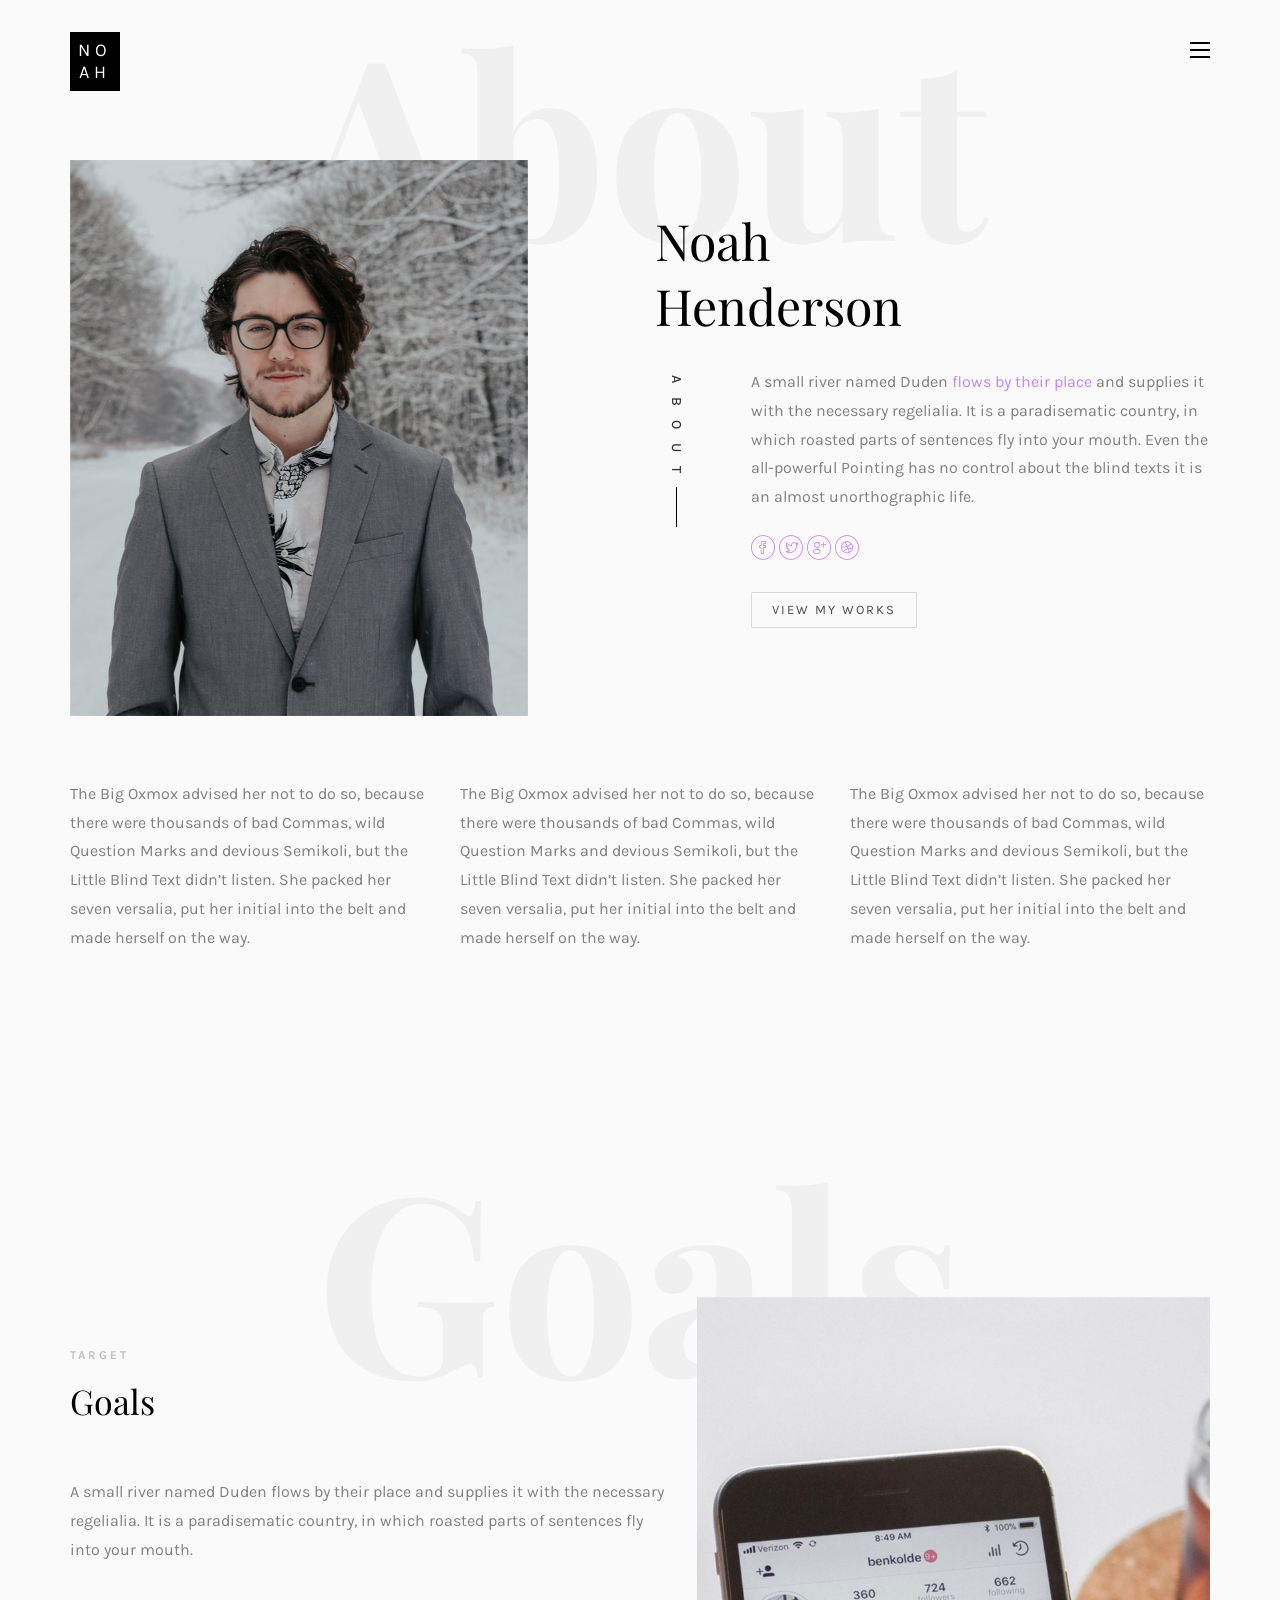
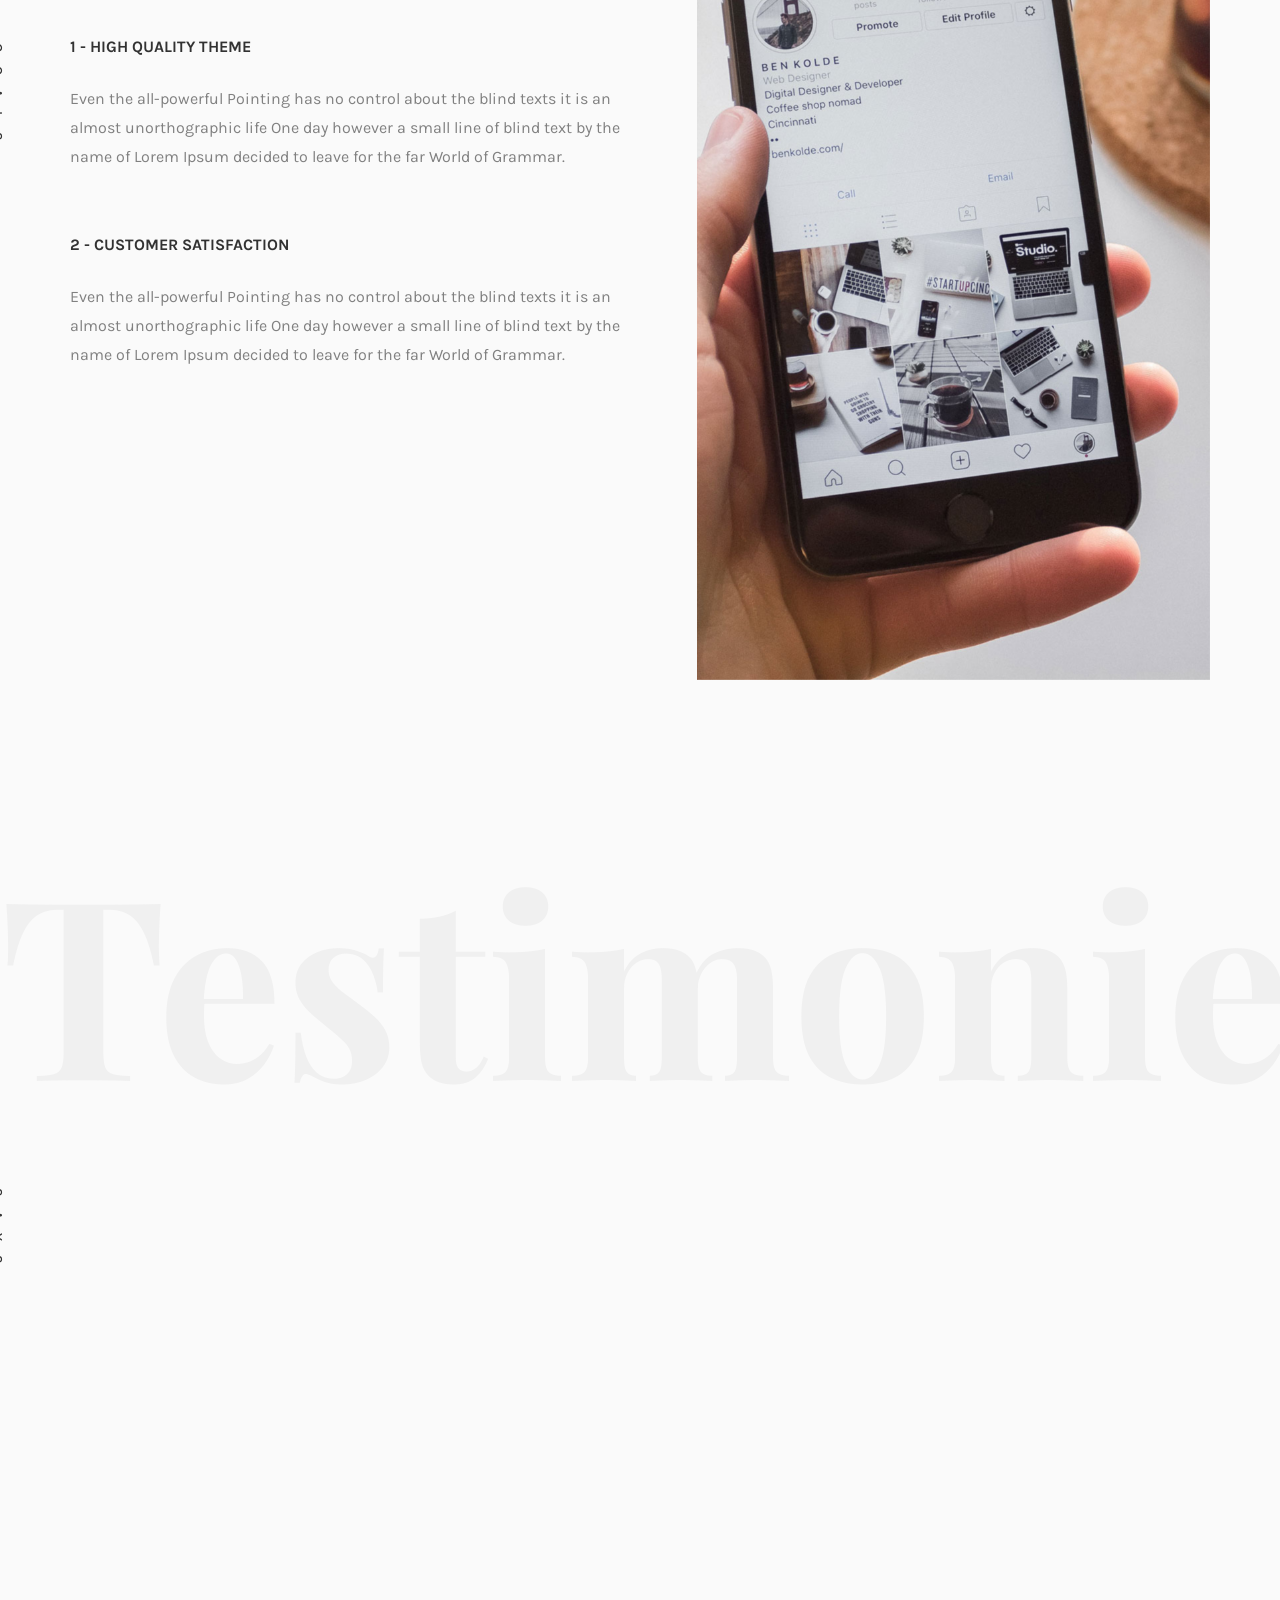
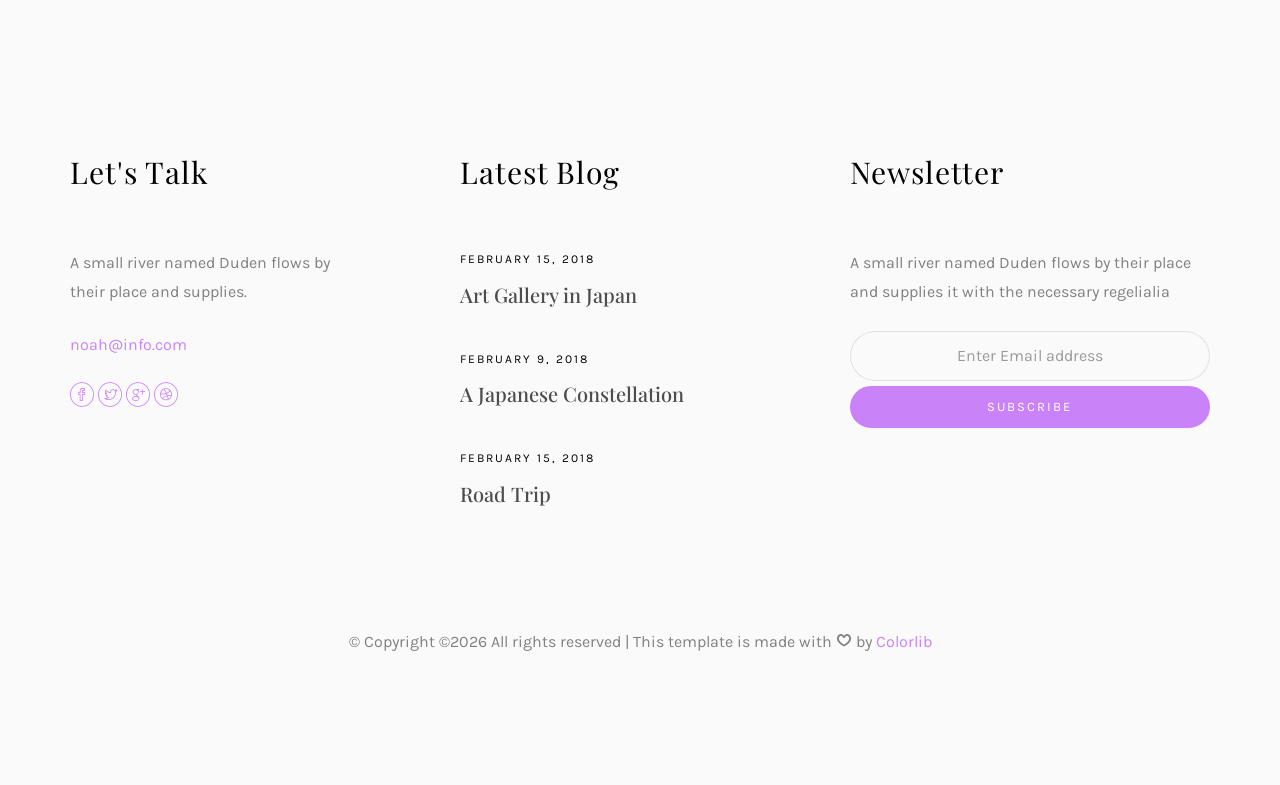
<file: old/current_old/about.html>
<!DOCTYPE HTML>
<html>
	<head>
	<meta charset="utf-8">
	<meta http-equiv="X-UA-Compatible" content="IE=edge">
	<title>Noah Template</title>
	<meta name="viewport" content="width=device-width, initial-scale=1">
	<meta name="description" content="" />
	<meta name="keywords" content="" />
	<meta name="author" content="" />

  <!-- Facebook and Twitter integration -->
	<meta property="og:title" content=""/>
	<meta property="og:image" content=""/>
	<meta property="og:url" content=""/>
	<meta property="og:site_name" content=""/>
	<meta property="og:description" content=""/>
	<meta name="twitter:title" content="" />
	<meta name="twitter:image" content="" />
	<meta name="twitter:url" content="" />
	<meta name="twitter:card" content="" />

	<!-- Place favicon.ico and apple-touch-icon.png in the root directory -->
	<link rel="shortcut icon" href="favicon.ico">

	<link href="https://fonts.googleapis.com/css?family=Karla:400,700" rel="stylesheet">
	<link href="https://fonts.googleapis.com/css?family=Playfair+Display:400,400i,700" rel="stylesheet">
	
	<!-- Animate.css -->
	<link rel="stylesheet" href="css/animate.css">
	<!-- Icomoon Icon Fonts-->
	<link rel="stylesheet" href="css/icomoon.css">
	<!-- Bootstrap  -->
	<link rel="stylesheet" href="css/bootstrap.css">
	<!-- Owl Carousel -->
	<link rel="stylesheet" href="css/owl.carousel.min.css">
	<link rel="stylesheet" href="css/owl.theme.default.min.css">
	<!-- Magnific Popup -->
	<link rel="stylesheet" href="css/magnific-popup.css">

	<link rel="stylesheet" href="css/style.css">


	<!-- Modernizr JS -->
	<script src="js/modernizr-2.6.2.min.js"></script>
	<!-- FOR IE9 below -->
	<!--[if lt IE 9]>
	<script src="js/respond.min.js"></script>
	<![endif]-->

	</head>
	<body>

	<nav id="colorlib-main-nav" role="navigation">
		<a href="#" class="js-colorlib-nav-toggle colorlib-nav-toggle active"><i></i></a>
		<div class="js-fullheight colorlib-table">
			<div class="colorlib-table-cell js-fullheight">
				<div class="row">
					<div class="col-md-12">
						<div class="form-group">
							<input type="text" class="form-control" id="search" placeholder="Enter any key to search...">
							<button type="submit" class="btn btn-primary"><i class="icon-search3"></i></button>
						</div>
					</div>
				</div>
				<div class="row">
					<div class="col-md-12">
						<ul>
							<li><a href="index.html">Home</a></li>
							<li><a href="services.html">Services</a></li>
							<li><a href="work.html">Work</a></li>
							<li><a href="blog.html">Blog</a></li>
							<li class="active"><a href="about.html">About</a></li>
							<li><a href="contact.html">Contact</a></li>
						</ul>
					</div>
				</div>
				<div class="row">
					<div class="col-md-12">
						<h2 class="head-title">Works</h2>
						<a href="images/work-1.jpg" class="gallery image-popup-link text-center" style="background-image: url(images/work-1.jpg);">
							<span><i class="icon-search3"></i></span>
						</a>
						<a href="images/work-2.jpg" class="gallery image-popup-link text-center" style="background-image: url(images/work-2.jpg);">
							<span><i class="icon-search3"></i></span>
						</a>
						<a href="images/work-3.jpg" class="gallery image-popup-link text-center" style="background-image: url(images/work-3.jpg);">
							<span><i class="icon-search3"></i></span>
						</a>
						<a href="images/work-4.jpg" class="gallery image-popup-link text-center" style="background-image: url(images/work-4.jpg);">
							<span><i class="icon-search3"></i></span>
						</a>
					</div>
				</div>
			</div>
		</div>
	</nav>
	
	<div id="colorlib-page">
		<header>
			<div class="container">
				<div class="row">
					<div class="col-md-12">
						<div class="colorlib-navbar-brand">
							<a class="colorlib-logo" href="index.html"><span>No</span><span>ah</span></a>
						</div>
						<a href="#" class="js-colorlib-nav-toggle colorlib-nav-toggle"><i></i></a>
					</div>
				</div>
			</div>
		</header>
		<div id="colorlib-about">
			<div class="container">
				<div class="row text-center">
					<h2 class="bold">About</h2>
				</div>
				<div class="row row-padded-bottom">
					<div class="col-md-5 animate-box">
						<img class="img-responsive about-img" src="images/about.jpg" alt="html5 bootstrap template by colorlib.com">
					</div>
					<div class="col-md-6 col-md-push-1 animate-box">
						<div class="about-desc">
							<h2><span>Noah</span><span>Henderson</span></h2>
							<div class="desc">
								<div class="rotate">
									<h2 class="heading">About</h2>
								</div>
								<p>A small river named Duden <a href="#">flows by their place</a> and supplies it with the necessary regelialia. It is a paradisematic country, in which roasted parts of sentences fly into your mouth. Even the all-powerful Pointing has no control about the blind texts it is an almost unorthographic life.</p>
								<p class="colorlib-social-icons">
									<a href="#"><i class="icon-facebook4"></i></a>
									<a href="#"><i class="icon-twitter3"></i></a>
									<a href="#"><i class="icon-googleplus"></i></a>
									<a href="#"><i class="icon-dribbble2"></i></a>
								</p>
								<p><a href="work.html" class="btn btn-primary btn-outline">View My Works</a></p>
							</div>
						</div>
					</div>
				</div>
				<div class="row">
					<div class="col-md-4 animate-box">
						<p>The Big Oxmox advised her not to do so, because there were thousands of bad Commas, wild Question Marks and devious Semikoli, but the Little Blind Text didn’t listen. She packed her seven versalia, put her initial into the belt and made herself on the way.</p>
					</div>
					<div class="col-md-4 animate-box">
						<p>The Big Oxmox advised her not to do so, because there were thousands of bad Commas, wild Question Marks and devious Semikoli, but the Little Blind Text didn’t listen. She packed her seven versalia, put her initial into the belt and made herself on the way.</p>
					</div>
					<div class="col-md-4 animate-box">
						<p>The Big Oxmox advised her not to do so, because there were thousands of bad Commas, wild Question Marks and devious Semikoli, but the Little Blind Text didn’t listen. She packed her seven versalia, put her initial into the belt and made herself on the way.</p>
					</div>
				</div>
			</div>
		</div>
		<div id="colorlib-services">
			<div class="container">
				<div class="row text-center">
					<h2 class="bold">Goals</h2>
				</div>
				<div class="row">
					<div class="col-md-12">
						<div class="services-flex">
							<div class="one-third">
								<div class="row">
									<div class="col-md-12 col-md-offset-0 animate-box intro-heading">
										<span>Target</span>
										<h2>Goals</h2>
										<p>A small river named Duden flows by their place and supplies it with the necessary regelialia. It is a paradisematic country, in which roasted parts of sentences fly into your mouth.</p>
									</div>
								</div>
								<div class="row">
									<div class="col-md-12">
										<div class="rotate">
											<h2 class="heading">Goals</h2>
										</div>
									</div>
									<div class="col-md-12">
										<div class="services animate-box">
											<h3>1 - High Quality Theme</h3>
											<p>Even the all-powerful Pointing has no control about the blind texts it is an almost unorthographic life One day however a small line of blind text by the name of Lorem Ipsum decided to leave for the far World of Grammar.</p>
										</div>
										<div class="services animate-box">
											<h3>2 - Customer Satisfaction</h3>
											<p>Even the all-powerful Pointing has no control about the blind texts it is an almost unorthographic life One day however a small line of blind text by the name of Lorem Ipsum decided to leave for the far World of Grammar.</p>
										</div>
										<div class="services animate-box">
											<h3>3 - Well Mentained Sites</h3>
											<p>Even the all-powerful Pointing has no control about the blind texts it is an almost unorthographic life One day however a small line of blind text by the name of Lorem Ipsum decided to leave for the far World of Grammar.</p>
										</div>
									</div>
								</div>
							</div>
							<div class="one-forth services-img" style="background-image: url(images/services-img-1.jpg);">
							</div>
						</div>
					</div>
				</div>
			</div>
		</div>

		<div id="colorlib-testimony">
			<div class="container">
				<div class="row text-center">
					<h2 class="bold">Testimonies</h2>
				</div>
				<div class="row">
					<div class="col-md-12 col-md-offset-0 text-center animate-box intro-heading">
						<span>Testimonies</span>
						<h2>Clients Says</h2>
					</div>
				</div>
				<div class="row">
					<div class="col-md-12">
						<div class="rotate">
							<h2 class="heading">Says</h2>
						</div>
					</div>
				</div>
				<div class="row animate-box">
					<div class="owl-carousel">
						<div class="item">
							<div class="col-md-12 text-center">
								<div class="testimony">
									<blockquote>
										<p>"A small river named Duden flows by their place and supplies it with the necessary regelialia.</p>
										<span>" &mdash; George Brooks</span>
									</blockquote>
								</div>
							</div>
						</div>
						<div class="item">
							<div class="col-md-12 text-center">
								<div class="testimony">
									<blockquote>
										<p>"Even the all-powerful Pointing has no control about the blind texts it is an almost unorthographic life One day however a small line of blind text by the name of Lorem Ipsum decided to leave for the far World of Grammar.</p>
										<span>" &mdash; Daniel Foster</span>
									</blockquote>
								</div>
							</div>
						</div>
						<div class="item">
							<div class="col-md-12 text-center">
								<div class="testimony">
									<blockquote>
										<p>"When she reached the first hills of the Italic Mountains, she had a last view back on the skyline of her hometown Bookmarksgrove</p>
										<span>" &mdash; Liam Jenkins</span>
									</blockquote>
								</div>
							</div>
						</div>
					</div>
				</div>
			</div>
		</div>

		<footer>
			<div id="footer">
				<div class="container">
					<div class="row">
						<div class="col-md-4 col-pb-sm">
							<div class="row">
								<div class="col-md-10">
									<h2>Let's Talk</h2>
									<p>A small river named Duden flows by their place and supplies.</p>
									<p><a href="#">noah@info.com</a></p>
									<p class="colorlib-social-icons">
										<a href="#"><i class="icon-facebook4"></i></a>
										<a href="#"><i class="icon-twitter3"></i></a>
										<a href="#"><i class="icon-googleplus"></i></a>
										<a href="#"><i class="icon-dribbble2"></i></a>
									</p>
								</div>
							</div>
						</div>
						<div class="col-md-4 col-pb-sm">
							<h2>Latest Blog</h2>
							<div class="f-entry">
								<a href="#" class="featured-img" style="background-image: url(images/img-1.jpg);"></a>
								<div class="desc">
									<span>February 15, 2018</span>
									<h3><a href="#">Art Gallery in Japan</a></h3>
								</div>
							</div>
							<div class="f-entry">
								<a href="#" class="featured-img" style="background-image: url(images/img-2.jpg);"></a>
								<div class="desc">
									<span>February 9, 2018</span>
									<h3><a href="#">A Japanese Constellation</a></h3>
								</div>
							</div>
							<div class="f-entry">
								<a href="#" class="featured-img" style="background-image: url(images/img-3.jpg);"></a>
								<div class="desc">
									<span>February 15, 2018</span>
									<h3><a href="#">Road Trip</a></h3>
								</div>
							</div>
						</div>
						<div class="col-md-4 col-pb-sm">
							<h2>Newsletter</h2>
							<p>A small river named Duden flows by their place and supplies it with the necessary regelialia</p>
							<div class="subscribe text-center">
								<div class="form-group">
									<input type="text" class="form-control text-center" placeholder="Enter Email address">
									<input type="submit" value="Subscribe" class="btn btn-primary btn-custom">
								</div>
							</div>
						</div>
					</div>
					<div class="row">
						<div class="col-md-12 text-center">
							<p>
								&copy; <!-- Link back to Colorlib can't be removed. Template is licensed under CC BY 3.0. -->
Copyright &copy;<script>document.write(new Date().getFullYear());</script> All rights reserved | This template is made with <i class="icon-heart4" aria-hidden="true"></i> by <a href="https://colorlib.com" target="_blank">Colorlib</a>
<!-- Link back to Colorlib can't be removed. Template is licensed under CC BY 3.0. -->
							</p>
						</div>
					</div>
				</div>
			</div>
		</footer>
	
	</div>

	<!-- jQuery -->
	<script src="js/jquery.min.js"></script>
	<!-- jQuery Easing -->
	<script src="js/jquery.easing.1.3.js"></script>
	<!-- Bootstrap -->
	<script src="js/bootstrap.min.js"></script>
	<!-- Waypoints -->
	<script src="js/jquery.waypoints.min.js"></script>
	<!-- Owl Carousel -->
	<script src="js/owl.carousel.min.js"></script>
	<!-- Magnific Popup -->
	<script src="js/jquery.magnific-popup.min.js"></script>
	<script src="js/magnific-popup-options.js"></script>

	<!-- Main JS (Do not remove) -->
	<script src="js/main.js"></script>

	</body>
</html>
</file>
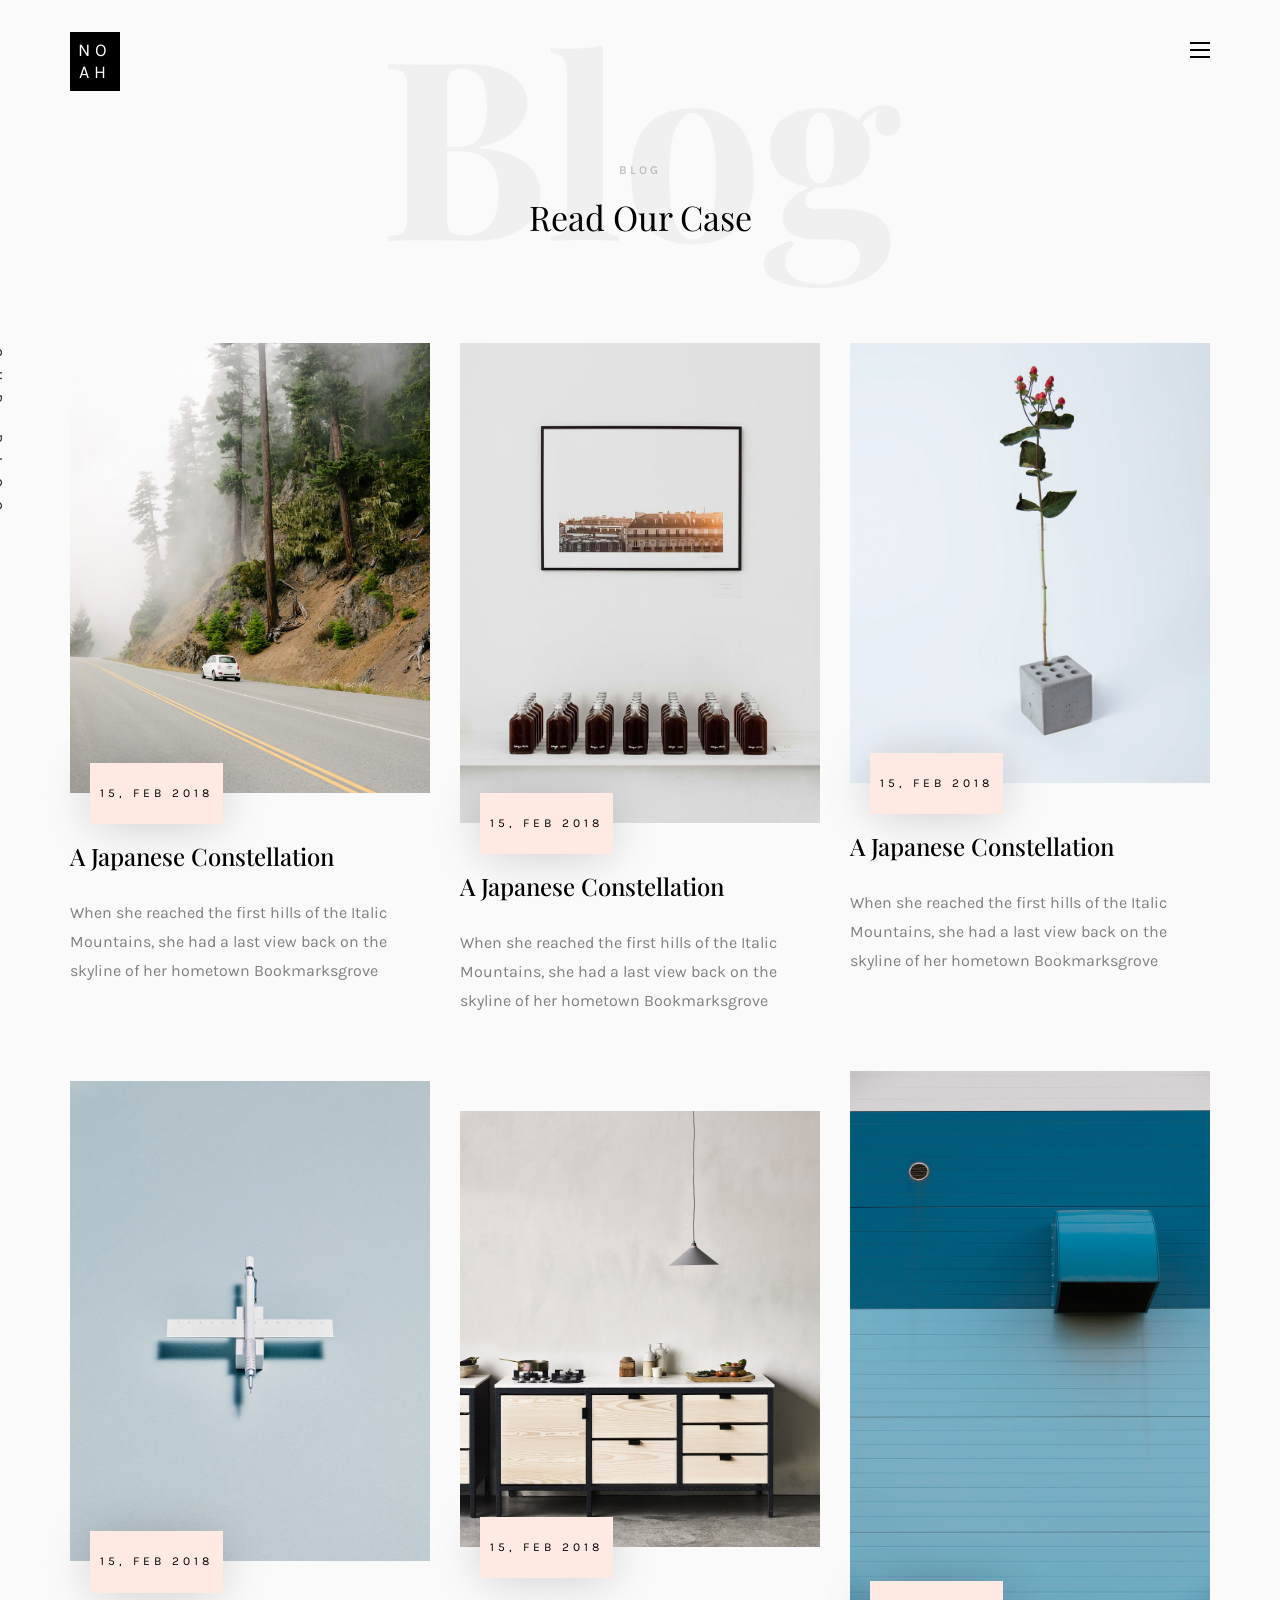
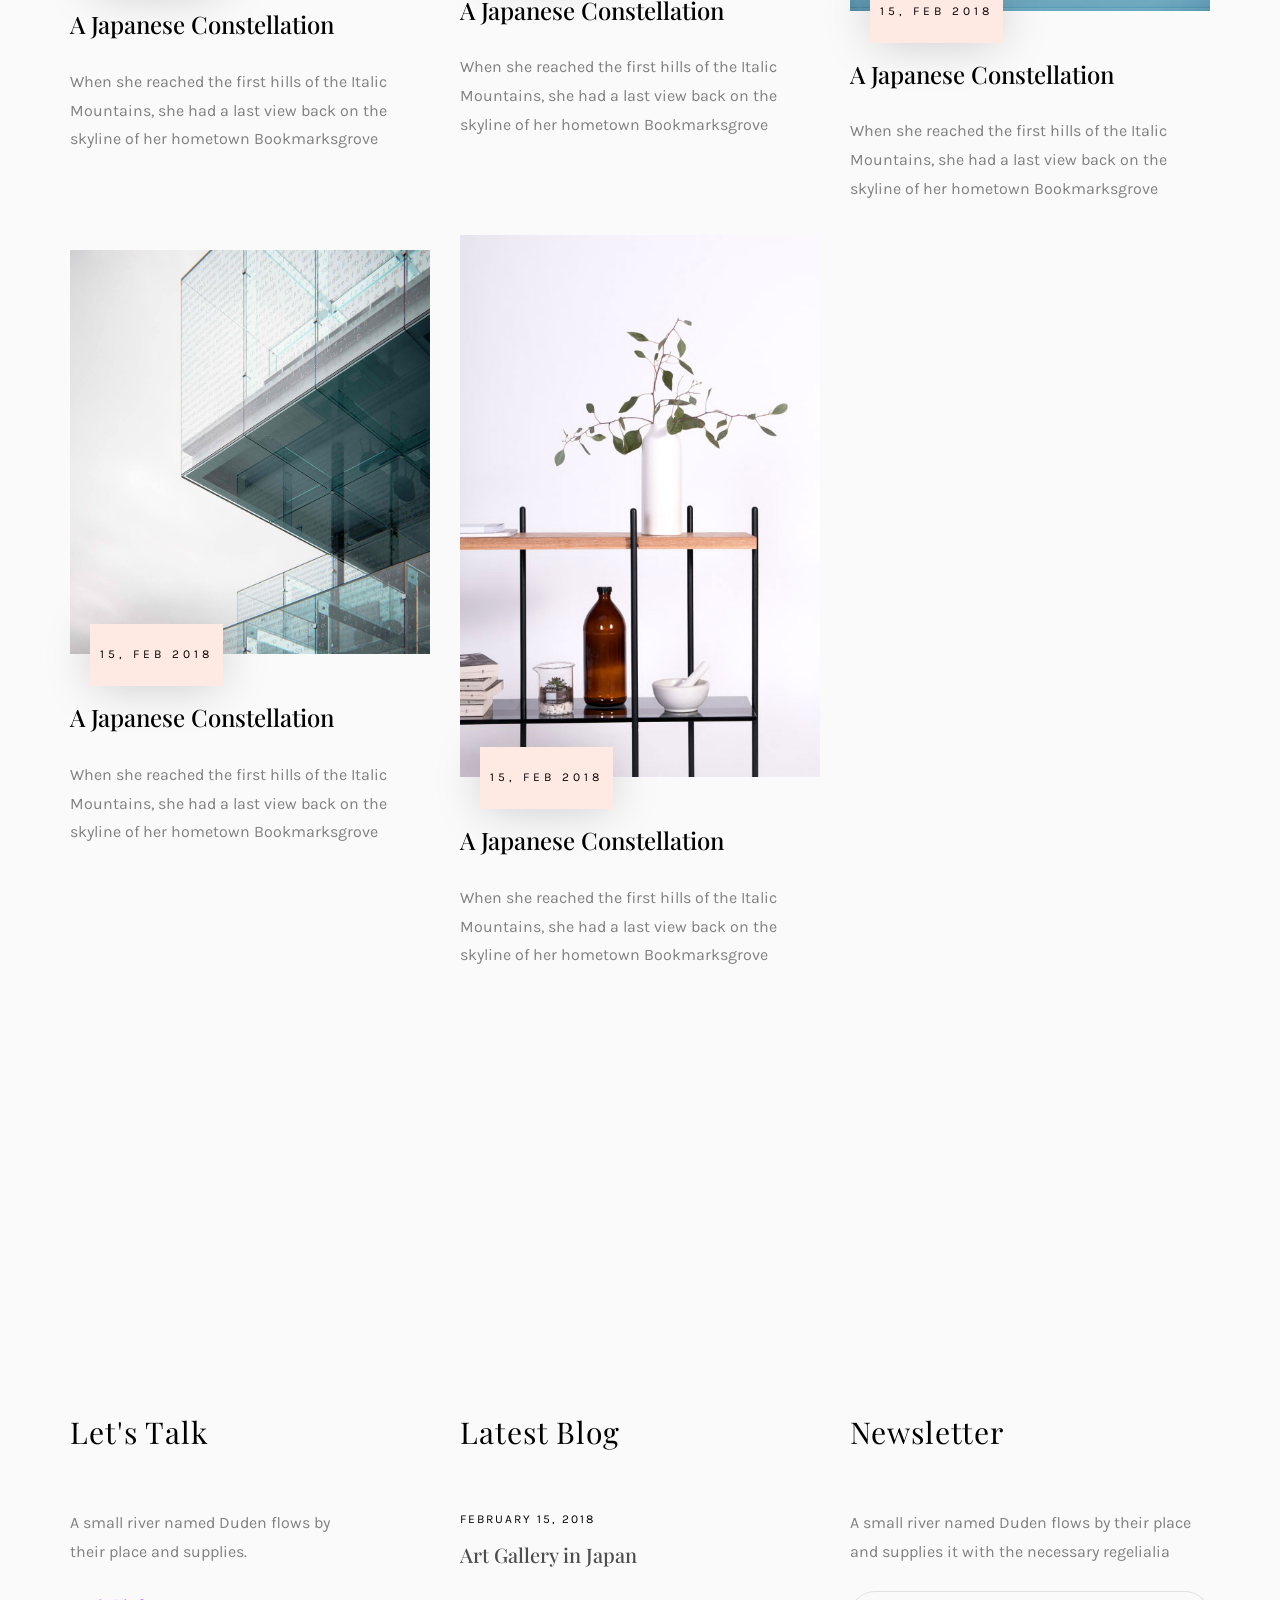
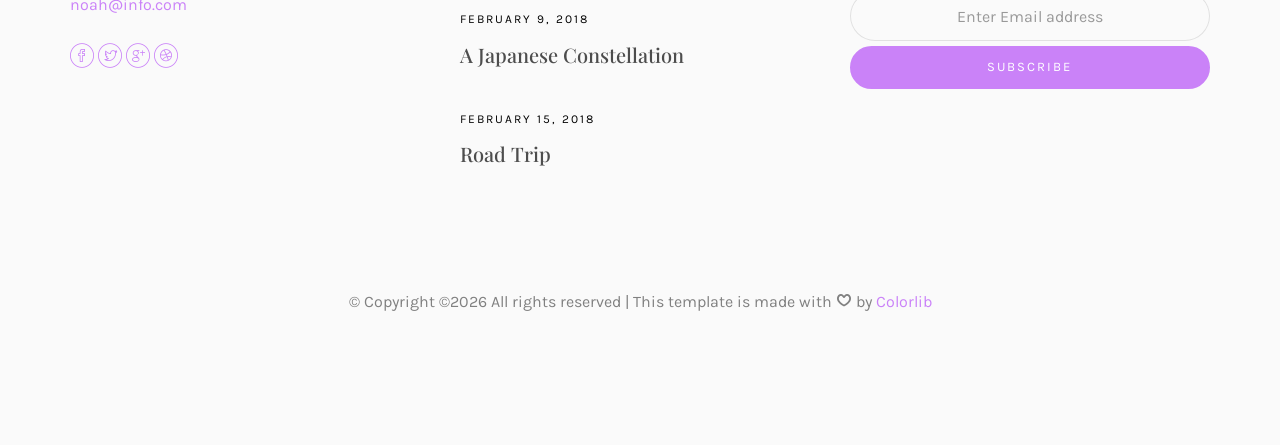
<file: old/current_old/blog.html>
<!DOCTYPE HTML>
<html>
	<head>
	<meta charset="utf-8">
	<meta http-equiv="X-UA-Compatible" content="IE=edge">
	<title>Noah Template</title>
	<meta name="viewport" content="width=device-width, initial-scale=1">
	<meta name="description" content="" />
	<meta name="keywords" content="" />
	<meta name="author" content="" />

  <!-- Facebook and Twitter integration -->
	<meta property="og:title" content=""/>
	<meta property="og:image" content=""/>
	<meta property="og:url" content=""/>
	<meta property="og:site_name" content=""/>
	<meta property="og:description" content=""/>
	<meta name="twitter:title" content="" />
	<meta name="twitter:image" content="" />
	<meta name="twitter:url" content="" />
	<meta name="twitter:card" content="" />

	<!-- Place favicon.ico and apple-touch-icon.png in the root directory -->
	<link rel="shortcut icon" href="favicon.ico">

	<link href="https://fonts.googleapis.com/css?family=Karla:400,700" rel="stylesheet">
	<link href="https://fonts.googleapis.com/css?family=Playfair+Display:400,400i,700" rel="stylesheet">
	
	<!-- Animate.css -->
	<link rel="stylesheet" href="css/animate.css">
	<!-- Icomoon Icon Fonts-->
	<link rel="stylesheet" href="css/icomoon.css">
	<!-- Bootstrap  -->
	<link rel="stylesheet" href="css/bootstrap.css">
	<!-- Owl Carousel -->
	<link rel="stylesheet" href="css/owl.carousel.min.css">
	<link rel="stylesheet" href="css/owl.theme.default.min.css">
	<!-- Magnific Popup -->
	<link rel="stylesheet" href="css/magnific-popup.css">

	<link rel="stylesheet" href="css/style.css">


	<!-- Modernizr JS -->
	<script src="js/modernizr-2.6.2.min.js"></script>
	<!-- FOR IE9 below -->
	<!--[if lt IE 9]>
	<script src="js/respond.min.js"></script>
	<![endif]-->

	</head>
	<body>

	<nav id="colorlib-main-nav" role="navigation">
		<a href="#" class="js-colorlib-nav-toggle colorlib-nav-toggle active"><i></i></a>
		<div class="js-fullheight colorlib-table">
			<div class="colorlib-table-cell js-fullheight">
				<div class="row">
					<div class="col-md-12">
						<div class="form-group">
							<input type="text" class="form-control" id="search" placeholder="Enter any key to search...">
							<button type="submit" class="btn btn-primary"><i class="icon-search3"></i></button>
						</div>
					</div>
				</div>
				<div class="row">
					<div class="col-md-12">
						<ul>
							<li><a href="index.html">Home</a></li>
							<li><a href="services.html">Services</a></li>
							<li><a href="work.html">Work</a></li>
							<li class="active"><a href="blog.html">Blog</a></li>
							<li><a href="about.html">About</a></li>
							<li><a href="contact.html">Contact</a></li>
						</ul>
					</div>
				</div>
				<div class="row">
					<div class="col-md-12">
						<h2 class="head-title">Works</h2>
						<a href="images/work-1.jpg" class="gallery image-popup-link text-center" style="background-image: url(images/work-1.jpg);">
							<span><i class="icon-search3"></i></span>
						</a>
						<a href="images/work-2.jpg" class="gallery image-popup-link text-center" style="background-image: url(images/work-2.jpg);">
							<span><i class="icon-search3"></i></span>
						</a>
						<a href="images/work-3.jpg" class="gallery image-popup-link text-center" style="background-image: url(images/work-3.jpg);">
							<span><i class="icon-search3"></i></span>
						</a>
						<a href="images/work-4.jpg" class="gallery image-popup-link text-center" style="background-image: url(images/work-4.jpg);">
							<span><i class="icon-search3"></i></span>
						</a>
					</div>
				</div>
			</div>
		</div>
	</nav>
	
	<div id="colorlib-page">
		<header>
			<div class="container">
				<div class="row">
					<div class="col-md-12">
						<div class="colorlib-navbar-brand">
							<a class="colorlib-logo" href="index.html"><span>No</span><span>ah</span></a>
						</div>
						<a href="#" class="js-colorlib-nav-toggle colorlib-nav-toggle"><i></i></a>
					</div>
				</div>
			</div>
		</header>
		
		<div id="colorlib-blog">
			<div class="container">
				<div class="row text-center">
					<h2 class="bold">Blog</h2>
				</div>
				<div class="row">
					<div class="col-md-12 col-md-offset-0 text-center animate-box intro-heading">
						<span>Blog</span>
						<h2>Read Our Case</h2>
					</div>
				</div>
				<div class="row">
					<div class="col-md-12">
						<div class="rotate">
							<h2 class="heading">Our Blog</h2>
						</div>
					</div>
				</div>
				<div class="row">
					<div class="col-md-4">
						<div class="article animate-box">
							<a href="blog.html" class="blog-img">
								<img class="img-responsive" src="images/img-1.jpg" alt="html5 bootstrap by colorlib.com">
								<div class="overlay"></div>
								<div class="link">
									<span class="read">Read more</h2>
								</div>
							</a>
							<div class="desc">
								<span class="meta">15, Feb 2018</span>
								<h2><a href="blog.html">A Japanese Constellation</a></h2>
								<p>When she reached the first hills of the Italic Mountains, she had a last view back on the skyline of her hometown Bookmarksgrove</p>
							</div>
						</div>

						<div class="article animate-box">
							<a href="blog.html" class="blog-img">
								<img class="img-responsive" src="images/img-4.jpg" alt="html5 bootstrap by colorlib.com">
								<div class="overlay"></div>
								<div class="link">
									<span class="read">Read more</h2>
								</div>
							</a>
							<div class="desc">
								<span class="meta">15, Feb 2018</span>
								<h2><a href="blog.html">A Japanese Constellation</a></h2>
								<p>When she reached the first hills of the Italic Mountains, she had a last view back on the skyline of her hometown Bookmarksgrove</p>
							</div>
						</div>

						<div class="article animate-box">
							<a href="blog.html" class="blog-img">
								<img class="img-responsive" src="images/img-7.jpg" alt="html5 bootstrap by colorlib.com">
								<div class="overlay"></div>
								<div class="link">
									<span class="read">Read more</h2>
								</div>
							</a>
							<div class="desc">
								<span class="meta">15, Feb 2018</span>
								<h2><a href="blog.html">A Japanese Constellation</a></h2>
								<p>When she reached the first hills of the Italic Mountains, she had a last view back on the skyline of her hometown Bookmarksgrove</p>
							</div>
						</div>
					</div>


					<div class="col-md-4">
						<div class="article animate-box">
							<a href="blog.html" class="blog-img">
								<img class="img-responsive" src="images/img-2.jpg" alt="html5 bootstrap by colorlib.com">
								<div class="overlay"></div>
								<div class="link">
									<span class="read">Read more</h2>
								</div>
							</a>
							<div class="desc">
								<span class="meta">15, Feb 2018</span>
								<h2><a href="blog.html">A Japanese Constellation</a></h2>
								<p>When she reached the first hills of the Italic Mountains, she had a last view back on the skyline of her hometown Bookmarksgrove</p>
							</div>
						</div>
						
						<div class="article animate-box">
							<a href="blog.html" class="blog-img">
								<img class="img-responsive" src="images/img-5.jpg" alt="html5 bootstrap by colorlib.com">
								<div class="overlay"></div>
								<div class="link">
									<span class="read">Read more</h2>
								</div>
							</a>
							<div class="desc">
								<span class="meta">15, Feb 2018</span>
								<h2><a href="blog.html">A Japanese Constellation</a></h2>
								<p>When she reached the first hills of the Italic Mountains, she had a last view back on the skyline of her hometown Bookmarksgrove</p>
							</div>
						</div>

						<div class="article animate-box">
							<a href="blog.html" class="blog-img">
								<img class="img-responsive" src="images/img-8.jpg" alt="html5 bootstrap by colorlib.com">
								<div class="overlay"></div>
								<div class="link">
									<span class="read">Read more</h2>
								</div>
							</a>
							<div class="desc">
								<span class="meta">15, Feb 2018</span>
								<h2><a href="blog.html">A Japanese Constellation</a></h2>
								<p>When she reached the first hills of the Italic Mountains, she had a last view back on the skyline of her hometown Bookmarksgrove</p>
							</div>
						</div>
					</div>


					<div class="col-md-4">
						<div class="article animate-box">
							<a href="blog.html" class="blog-img">
								<img class="img-responsive" src="images/img-3.jpg" alt="html5 bootstrap by colorlib.com">
								<div class="overlay"></div>
								<div class="link">
									<span class="read">Read more</h2>
								</div>
							</a>
							<div class="desc">
								<span class="meta">15, Feb 2018</span>
								<h2><a href="blog.html">A Japanese Constellation</a></h2>
								<p>When she reached the first hills of the Italic Mountains, she had a last view back on the skyline of her hometown Bookmarksgrove</p>
							</div>
						</div>

						<div class="article animate-box">
							<a href="blog.html" class="blog-img">
								<img class="img-responsive" src="images/img-6.jpg" alt="html5 bootstrap by colorlib.com">
								<div class="overlay"></div>
								<div class="link">
									<span class="read">Read more</h2>
								</div>
							</a>
							<div class="desc">
								<span class="meta">15, Feb 2018</span>
								<h2><a href="blog.html">A Japanese Constellation</a></h2>
								<p>When she reached the first hills of the Italic Mountains, she had a last view back on the skyline of her hometown Bookmarksgrove</p>
							</div>
						</div>

						<div class="article animate-box">
							<a href="blog.html" class="blog-img">
								<img class="img-responsive" src="images/img-9.jpg" alt="html5 bootstrap by colorlib.com">
								<div class="overlay"></div>
								<div class="link">
									<span class="read">Read more</h2>
								</div>
							</a>
							<div class="desc">
								<span class="meta">15, Feb 2018</span>
								<h2><a href="blog.html">A Japanese Constellation</a></h2>
								<p>When she reached the first hills of the Italic Mountains, she had a last view back on the skyline of her hometown Bookmarksgrove</p>
							</div>
						</div>
					</div>
				</div>
			</div>
		</div>


		<footer>
			<div id="footer">
				<div class="container">
					<div class="row">
						<div class="col-md-4 col-pb-sm">
							<div class="row">
								<div class="col-md-10">
									<h2>Let's Talk</h2>
									<p>A small river named Duden flows by their place and supplies.</p>
									<p><a href="#">noah@info.com</a></p>
									<p class="colorlib-social-icons">
										<a href="#"><i class="icon-facebook4"></i></a>
										<a href="#"><i class="icon-twitter3"></i></a>
										<a href="#"><i class="icon-googleplus"></i></a>
										<a href="#"><i class="icon-dribbble2"></i></a>
									</p>
								</div>
							</div>
						</div>
						<div class="col-md-4 col-pb-sm">
							<h2>Latest Blog</h2>
							<div class="f-entry">
								<a href="#" class="featured-img" style="background-image: url(images/img-1.jpg);"></a>
								<div class="desc">
									<span>February 15, 2018</span>
									<h3><a href="#">Art Gallery in Japan</a></h3>
								</div>
							</div>
							<div class="f-entry">
								<a href="#" class="featured-img" style="background-image: url(images/img-2.jpg);"></a>
								<div class="desc">
									<span>February 9, 2018</span>
									<h3><a href="#">A Japanese Constellation</a></h3>
								</div>
							</div>
							<div class="f-entry">
								<a href="#" class="featured-img" style="background-image: url(images/img-3.jpg);"></a>
								<div class="desc">
									<span>February 15, 2018</span>
									<h3><a href="#">Road Trip</a></h3>
								</div>
							</div>
						</div>
						<div class="col-md-4 col-pb-sm">
							<h2>Newsletter</h2>
							<p>A small river named Duden flows by their place and supplies it with the necessary regelialia</p>
							<div class="subscribe text-center">
								<div class="form-group">
									<input type="text" class="form-control text-center" placeholder="Enter Email address">
									<input type="submit" value="Subscribe" class="btn btn-primary btn-custom">
								</div>
							</div>
						</div>
					</div>
					<div class="row">
						<div class="col-md-12 text-center">
							<p>
								&copy; <!-- Link back to Colorlib can't be removed. Template is licensed under CC BY 3.0. -->
Copyright &copy;<script>document.write(new Date().getFullYear());</script> All rights reserved | This template is made with <i class="icon-heart4" aria-hidden="true"></i> by <a href="https://colorlib.com" target="_blank">Colorlib</a>
<!-- Link back to Colorlib can't be removed. Template is licensed under CC BY 3.0. -->
							</p>
						</div>
					</div>
				</div>
			</div>
		</footer>
	
	</div>

	<!-- jQuery -->
	<script src="js/jquery.min.js"></script>
	<!-- jQuery Easing -->
	<script src="js/jquery.easing.1.3.js"></script>
	<!-- Bootstrap -->
	<script src="js/bootstrap.min.js"></script>
	<!-- Waypoints -->
	<script src="js/jquery.waypoints.min.js"></script>
	<!-- Owl Carousel -->
	<script src="js/owl.carousel.min.js"></script>
	<!-- Magnific Popup -->
	<script src="js/jquery.magnific-popup.min.js"></script>
	<script src="js/magnific-popup-options.js"></script>

	<!-- Main JS (Do not remove) -->
	<script src="js/main.js"></script>

	</body>
</html>
</file>
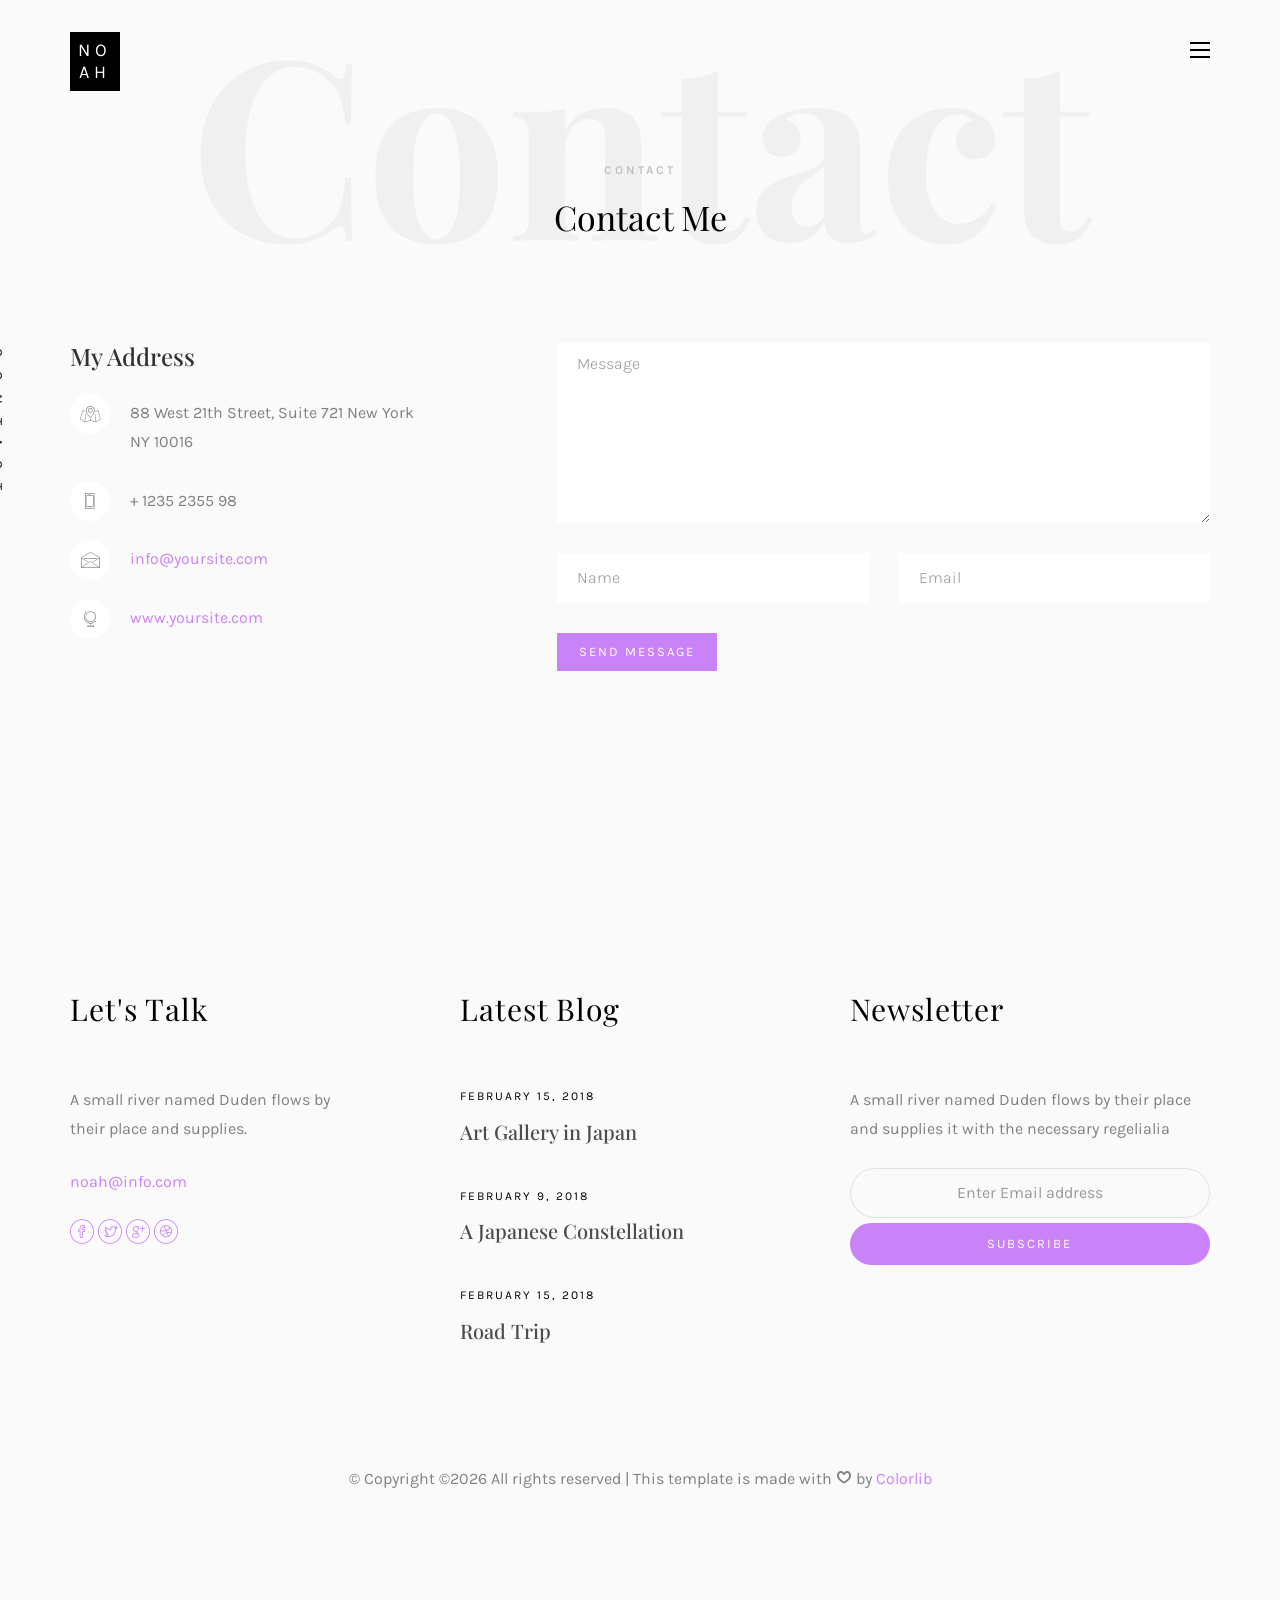
<file: old/current_old/contact.html>
<!DOCTYPE HTML>
<html>
	<head>
	<meta charset="utf-8">
	<meta http-equiv="X-UA-Compatible" content="IE=edge">
	<title>Noah Template</title>
	<meta name="viewport" content="width=device-width, initial-scale=1">
	<meta name="description" content="" />
	<meta name="keywords" content="" />
	<meta name="author" content="" />

  <!-- Facebook and Twitter integration -->
	<meta property="og:title" content=""/>
	<meta property="og:image" content=""/>
	<meta property="og:url" content=""/>
	<meta property="og:site_name" content=""/>
	<meta property="og:description" content=""/>
	<meta name="twitter:title" content="" />
	<meta name="twitter:image" content="" />
	<meta name="twitter:url" content="" />
	<meta name="twitter:card" content="" />

	<!-- Place favicon.ico and apple-touch-icon.png in the root directory -->
	<link rel="shortcut icon" href="favicon.ico">

	<link href="https://fonts.googleapis.com/css?family=Karla:400,700" rel="stylesheet">
	<link href="https://fonts.googleapis.com/css?family=Playfair+Display:400,400i,700" rel="stylesheet">
	
	<!-- Animate.css -->
	<link rel="stylesheet" href="css/animate.css">
	<!-- Icomoon Icon Fonts-->
	<link rel="stylesheet" href="css/icomoon.css">
	<!-- Bootstrap  -->
	<link rel="stylesheet" href="css/bootstrap.css">
	<!-- Owl Carousel -->
	<link rel="stylesheet" href="css/owl.carousel.min.css">
	<link rel="stylesheet" href="css/owl.theme.default.min.css">
	<!-- Magnific Popup -->
	<link rel="stylesheet" href="css/magnific-popup.css">

	<link rel="stylesheet" href="css/style.css">


	<!-- Modernizr JS -->
	<script src="js/modernizr-2.6.2.min.js"></script>
	<!-- FOR IE9 below -->
	<!--[if lt IE 9]>
	<script src="js/respond.min.js"></script>
	<![endif]-->

	</head>
	<body>

	<nav id="colorlib-main-nav" role="navigation">
		<a href="#" class="js-colorlib-nav-toggle colorlib-nav-toggle active"><i></i></a>
		<div class="js-fullheight colorlib-table">
			<div class="colorlib-table-cell js-fullheight">
				<div class="row">
					<div class="col-md-12">
						<div class="form-group">
							<input type="text" class="form-control" id="search" placeholder="Enter any key to search...">
							<button type="submit" class="btn btn-primary"><i class="icon-search3"></i></button>
						</div>
					</div>
				</div>
				<div class="row">
					<div class="col-md-12">
						<ul>
							<li><a href="index.html">Home</a></li>
							<li><a href="services.html">Services</a></li>
							<li><a href="work.html">Work</a></li>
							<li><a href="blog.html">Blog</a></li>
							<li><a href="about.html">About</a></li>
							<li class="active"><a href="contact.html">Contact</a></li>
						</ul>
					</div>
				</div>
				<div class="row">
					<div class="col-md-12">
						<h2 class="head-title">Works</h2>
						<a href="images/work-1.jpg" class="gallery image-popup-link text-center" style="background-image: url(images/work-1.jpg);">
							<span><i class="icon-search3"></i></span>
						</a>
						<a href="images/work-2.jpg" class="gallery image-popup-link text-center" style="background-image: url(images/work-2.jpg);">
							<span><i class="icon-search3"></i></span>
						</a>
						<a href="images/work-3.jpg" class="gallery image-popup-link text-center" style="background-image: url(images/work-3.jpg);">
							<span><i class="icon-search3"></i></span>
						</a>
						<a href="images/work-4.jpg" class="gallery image-popup-link text-center" style="background-image: url(images/work-4.jpg);">
							<span><i class="icon-search3"></i></span>
						</a>
					</div>
				</div>
			</div>
		</div>
	</nav>
	
	<div id="colorlib-page">
		<header>
			<div class="container">
				<div class="row">
					<div class="col-md-12">
						<div class="colorlib-navbar-brand">
							<a class="colorlib-logo" href="index.html"><span>No</span><span>ah</span></a>
						</div>
						<a href="#" class="js-colorlib-nav-toggle colorlib-nav-toggle"><i></i></a>
					</div>
				</div>
			</div>
		</header>
		
		<div id="colorlib-contact">
			<div class="container">
				<div class="row text-center">
					<h2 class="bold">Contact</h2>
				</div>
				<div class="row">
					<div class="col-md-12 col-md-offset-0 text-center animate-box intro-heading">
						<span>Contact</span>
						<h2>Contact Me</h2>
					</div>
				</div>
				<div class="row">
					<div class="col-md-12">
						<div class="rotate">
							<h2 class="heading">Contact</h2>
						</div>
					</div>
				</div>
				<div class="row">
					<div class="col-md-12 col-md-offset-0">
						<div class="row">
							<div class="col-md-4 animate-box">
								<h3>My Address</h3>
								<ul class="contact-info">
									<li><span><i class="icon-map5"></i></span>88 West 21th Street, Suite 721 New York NY 10016</li>
									<li><span><i class="icon-phone4"></i></span>+ 1235 2355 98</li>
									<li><span><i class="icon-envelope2"></i></span><a href="#">info@yoursite.com</a></li>
									<li><span><i class="icon-globe3"></i></span><a href="#">www.yoursite.com</a></li>
								</ul>
							</div>
							<div class="col-md-7 col-md-push-1 animate-box">
								<div class="row">
									<div class="col-md-12">
										<div class="form-group">
											<textarea name="" class="form-control" id="" cols="30" rows="7" placeholder="Message"></textarea>
										</div>
									</div>
									<div class="col-md-6">
										<div class="form-group">
											<input type="text" class="form-control" placeholder="Name">
										</div>
									</div>
									<div class="col-md-6">
										<div class="form-group">
											<input type="text" class="form-control" placeholder="Email">
										</div>
									</div>
									<div class="col-md-12">
										<div class="form-group">
											<input type="submit" value="Send Message" class="btn btn-primary">
										</div>
									</div>
								</div>
							</div>
						</div>
					</div>
				</div>
			</div>
		</div>

		<footer>
			<div id="footer">
				<div class="container">
					<div class="row">
						<div class="col-md-4 col-pb-sm">
							<div class="row">
								<div class="col-md-10">
									<h2>Let's Talk</h2>
									<p>A small river named Duden flows by their place and supplies.</p>
									<p><a href="#">noah@info.com</a></p>
									<p class="colorlib-social-icons">
										<a href="#"><i class="icon-facebook4"></i></a>
										<a href="#"><i class="icon-twitter3"></i></a>
										<a href="#"><i class="icon-googleplus"></i></a>
										<a href="#"><i class="icon-dribbble2"></i></a>
									</p>
								</div>
							</div>
						</div>
						<div class="col-md-4 col-pb-sm">
							<h2>Latest Blog</h2>
							<div class="f-entry">
								<a href="#" class="featured-img" style="background-image: url(images/img-1.jpg);"></a>
								<div class="desc">
									<span>February 15, 2018</span>
									<h3><a href="#">Art Gallery in Japan</a></h3>
								</div>
							</div>
							<div class="f-entry">
								<a href="#" class="featured-img" style="background-image: url(images/img-2.jpg);"></a>
								<div class="desc">
									<span>February 9, 2018</span>
									<h3><a href="#">A Japanese Constellation</a></h3>
								</div>
							</div>
							<div class="f-entry">
								<a href="#" class="featured-img" style="background-image: url(images/img-3.jpg);"></a>
								<div class="desc">
									<span>February 15, 2018</span>
									<h3><a href="#">Road Trip</a></h3>
								</div>
							</div>
						</div>
						<div class="col-md-4 col-pb-sm">
							<h2>Newsletter</h2>
							<p>A small river named Duden flows by their place and supplies it with the necessary regelialia</p>
							<div class="subscribe text-center">
								<div class="form-group">
									<input type="text" class="form-control text-center" placeholder="Enter Email address">
									<input type="submit" value="Subscribe" class="btn btn-primary btn-custom">
								</div>
							</div>
						</div>
					</div>
					<div class="row">
						<div class="col-md-12 text-center">
							<p>
								&copy; <!-- Link back to Colorlib can't be removed. Template is licensed under CC BY 3.0. -->
Copyright &copy;<script>document.write(new Date().getFullYear());</script> All rights reserved | This template is made with <i class="icon-heart4" aria-hidden="true"></i> by <a href="https://colorlib.com" target="_blank">Colorlib</a>
<!-- Link back to Colorlib can't be removed. Template is licensed under CC BY 3.0. -->
							</p>
						</div>
					</div>
				</div>
			</div>
		</footer>
	
	</div>

	<!-- jQuery -->
	<script src="js/jquery.min.js"></script>
	<!-- jQuery Easing -->
	<script src="js/jquery.easing.1.3.js"></script>
	<!-- Bootstrap -->
	<script src="js/bootstrap.min.js"></script>
	<!-- Waypoints -->
	<script src="js/jquery.waypoints.min.js"></script>
	<!-- Owl Carousel -->
	<script src="js/owl.carousel.min.js"></script>
	<!-- Magnific Popup -->
	<script src="js/jquery.magnific-popup.min.js"></script>
	<script src="js/magnific-popup-options.js"></script>

	<!-- Main JS (Do not remove) -->
	<script src="js/main.js"></script>

	</body>
</html>
</file>
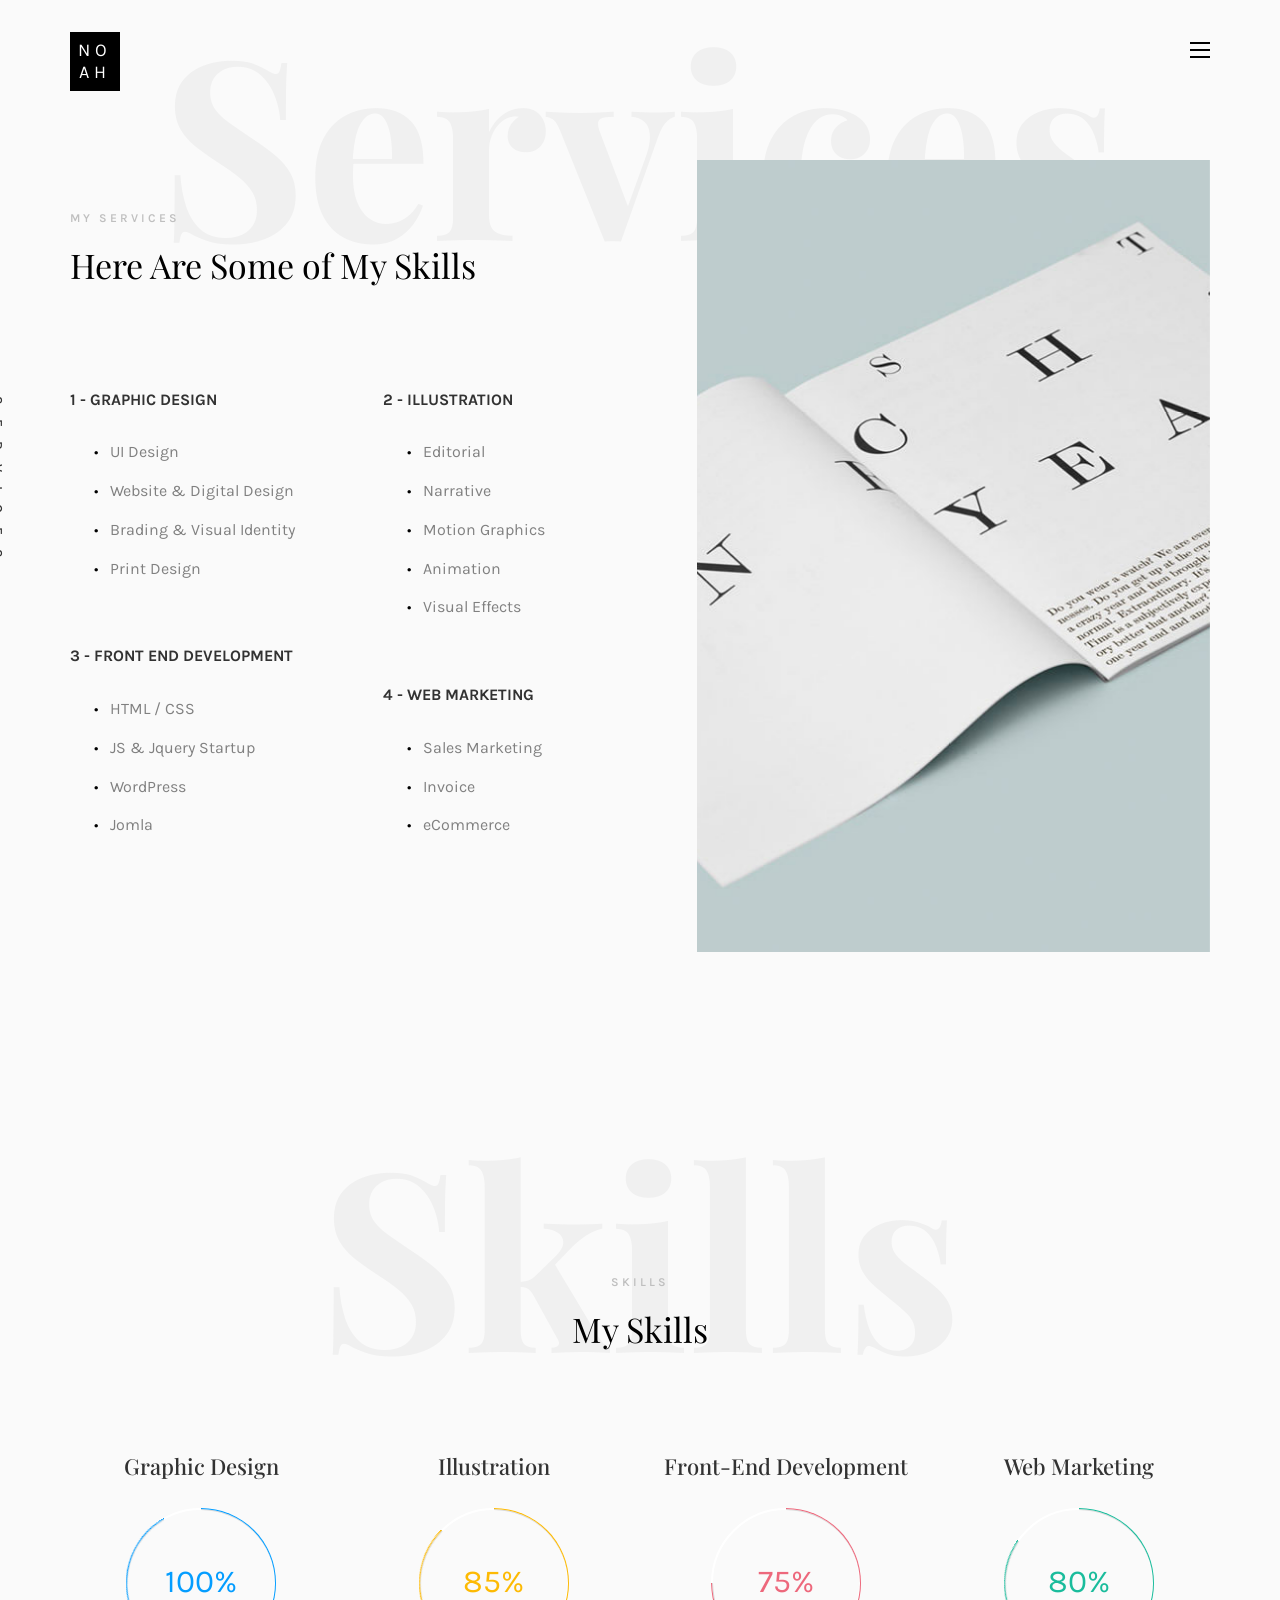
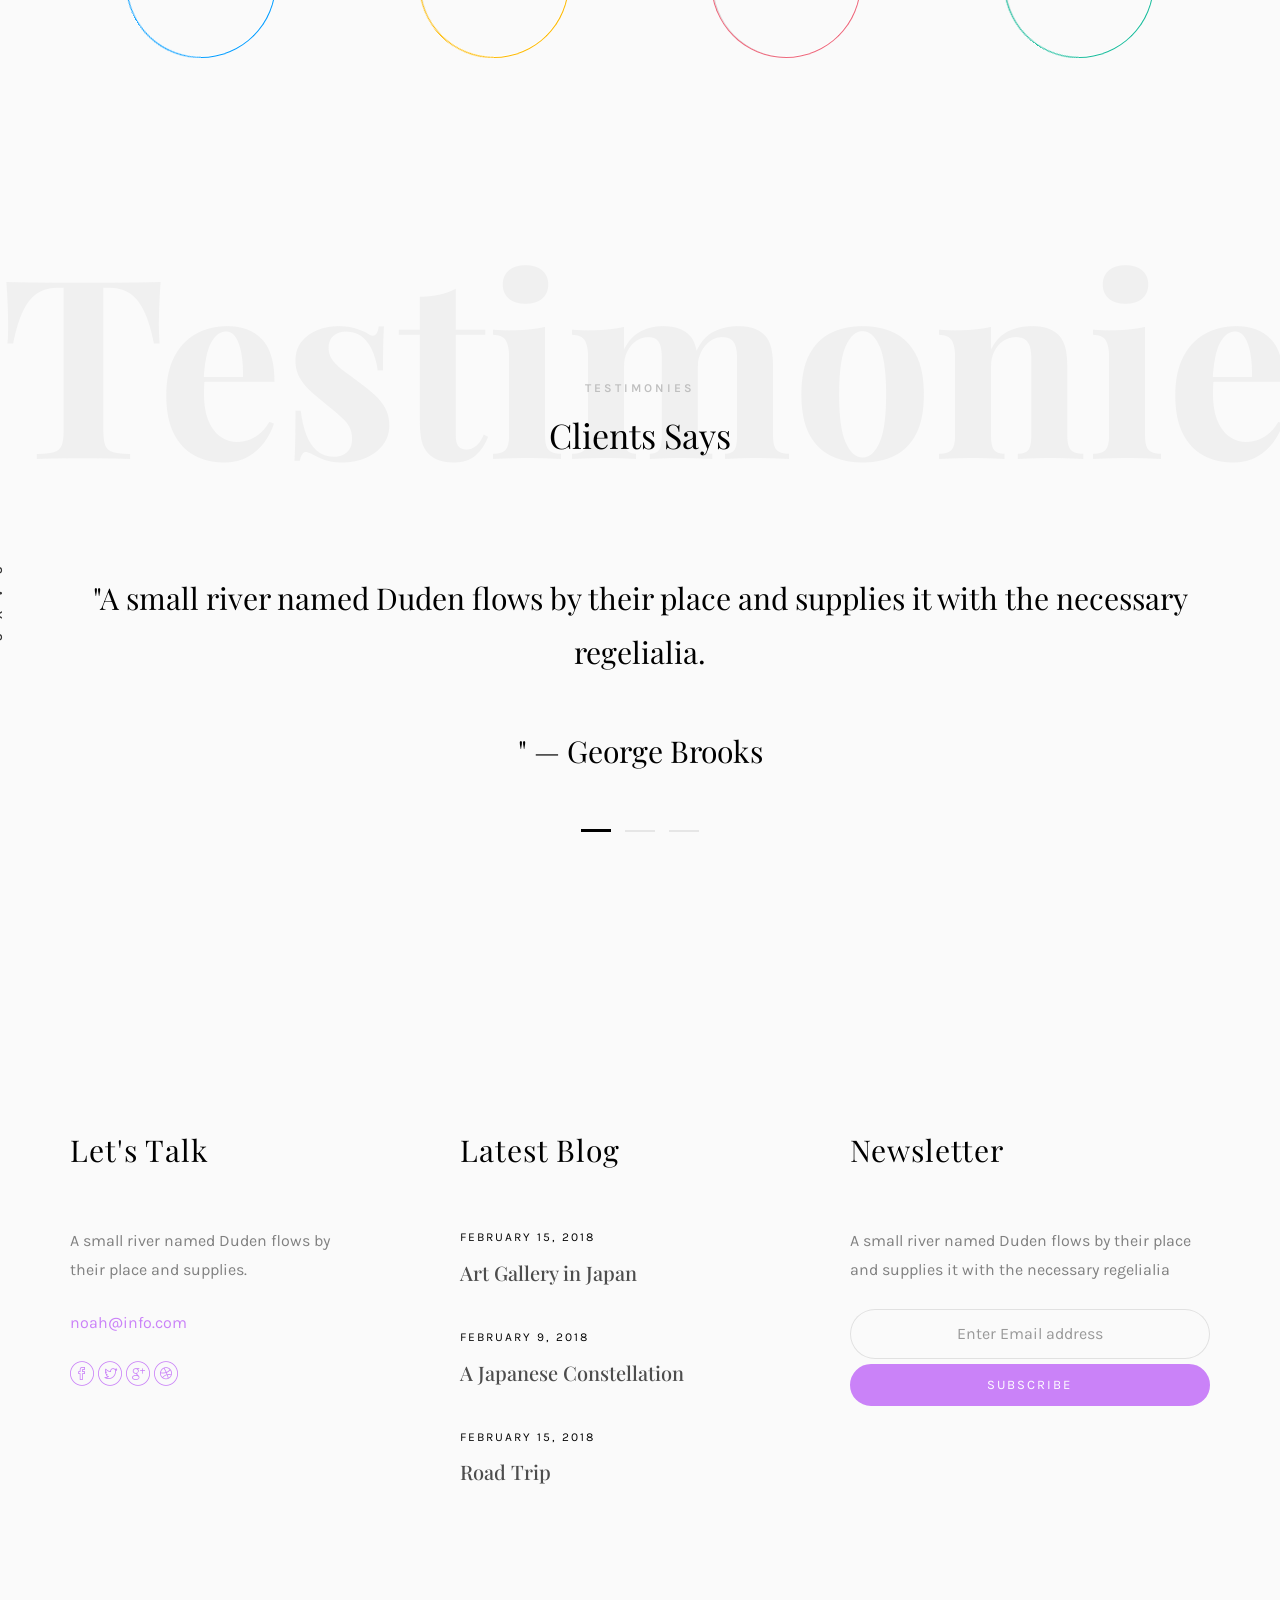
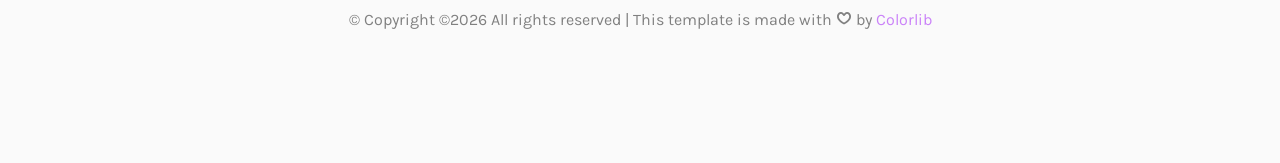
<file: old/current_old/services.html>
<!DOCTYPE HTML>
<html>
	<head>
	<meta charset="utf-8">
	<meta http-equiv="X-UA-Compatible" content="IE=edge">
	<title>Noah Template</title>
	<meta name="viewport" content="width=device-width, initial-scale=1">
	<meta name="description" content="" />
	<meta name="keywords" content="" />
	<meta name="author" content="" />

  <!-- Facebook and Twitter integration -->
	<meta property="og:title" content=""/>
	<meta property="og:image" content=""/>
	<meta property="og:url" content=""/>
	<meta property="og:site_name" content=""/>
	<meta property="og:description" content=""/>
	<meta name="twitter:title" content="" />
	<meta name="twitter:image" content="" />
	<meta name="twitter:url" content="" />
	<meta name="twitter:card" content="" />

	<!-- Place favicon.ico and apple-touch-icon.png in the root directory -->
	<link rel="shortcut icon" href="favicon.ico">

	<link href="https://fonts.googleapis.com/css?family=Karla:400,700" rel="stylesheet">
	<link href="https://fonts.googleapis.com/css?family=Playfair+Display:400,400i,700" rel="stylesheet">
	
	<!-- Animate.css -->
	<link rel="stylesheet" href="css/animate.css">
	<!-- Icomoon Icon Fonts-->
	<link rel="stylesheet" href="css/icomoon.css">
	<!-- Bootstrap  -->
	<link rel="stylesheet" href="css/bootstrap.css">
	<!-- Owl Carousel -->
	<link rel="stylesheet" href="css/owl.carousel.min.css">
	<link rel="stylesheet" href="css/owl.theme.default.min.css">
	<!-- Magnific Popup -->
	<link rel="stylesheet" href="css/magnific-popup.css">

	<link rel="stylesheet" href="css/style.css">


	<!-- Modernizr JS -->
	<script src="js/modernizr-2.6.2.min.js"></script>
	<!-- FOR IE9 below -->
	<!--[if lt IE 9]>
	<script src="js/respond.min.js"></script>
	<![endif]-->

	</head>
	<body>

	<nav id="colorlib-main-nav" role="navigation">
		<a href="#" class="js-colorlib-nav-toggle colorlib-nav-toggle active"><i></i></a>
		<div class="js-fullheight colorlib-table">
			<div class="colorlib-table-cell js-fullheight">
				<div class="row">
					<div class="col-md-12">
						<div class="form-group">
							<input type="text" class="form-control" id="search" placeholder="Enter any key to search...">
							<button type="submit" class="btn btn-primary"><i class="icon-search3"></i></button>
						</div>
					</div>
				</div>
				<div class="row">
					<div class="col-md-12">
						<ul>
							<li><a href="index.html">Home</a></li>
							<li class="active"><a href="services.html">Services</a></li>
							<li><a href="work.html">Work</a></li>
							<li><a href="blog.html">Blog</a></li>
							<li><a href="about.html">About</a></li>
							<li><a href="contact.html">Contact</a></li>
						</ul>
					</div>
				</div>
				<div class="row">
					<div class="col-md-12">
						<h2 class="head-title">Works</h2>
						<a href="images/work-1.jpg" class="gallery image-popup-link text-center" style="background-image: url(images/work-1.jpg);">
							<span><i class="icon-search3"></i></span>
						</a>
						<a href="images/work-2.jpg" class="gallery image-popup-link text-center" style="background-image: url(images/work-2.jpg);">
							<span><i class="icon-search3"></i></span>
						</a>
						<a href="images/work-3.jpg" class="gallery image-popup-link text-center" style="background-image: url(images/work-3.jpg);">
							<span><i class="icon-search3"></i></span>
						</a>
						<a href="images/work-4.jpg" class="gallery image-popup-link text-center" style="background-image: url(images/work-4.jpg);">
							<span><i class="icon-search3"></i></span>
						</a>
					</div>
				</div>
			</div>
		</div>
	</nav>
	
	<div id="colorlib-page">
		<header>
			<div class="container">
				<div class="row">
					<div class="col-md-12">
						<div class="colorlib-navbar-brand">
							<a class="colorlib-logo" href="index.html"><span>No</span><span>ah</span></a>
						</div>
						<a href="#" class="js-colorlib-nav-toggle colorlib-nav-toggle"><i></i></a>
					</div>
				</div>
			</div>
		</header>
		<div id="colorlib-services">
			<div class="container">
				<div class="row text-center">
					<h2 class="bold">Services</h2>
				</div>
				<div class="row">
					<div class="col-md-12">
						<div class="services-flex">
							<div class="one-third">
								<div class="row">
									<div class="col-md-12 col-md-offset-0 animate-box intro-heading">
										<span>My Services</span>
										<h2>Here Are Some of My Skills</h2>
									</div>
								</div>
								<div class="row">
									<div class="col-md-12">
										<div class="rotate">
											<h2 class="heading">Services</h2>
										</div>
									</div>
									<div class="col-md-6">
										<div class="services animate-box">
											<h3>1 - Graphic Design</h3>
											<ul>
												<li>UI Design</li>
												<li>Website &amp; Digital Design</li>
												<li>Brading &amp; Visual Identity</li>
												<li>Print Design</li>
											</ul>
										</div>
										<div class="services animate-box">
											<h3>3 - Front End Development</h3>
											<ul>
												<li>HTML / CSS</li>
												<li>JS &amp; Jquery Startup</li>
												<li>WordPress</li>
												<li>Jomla</li>
											</ul>
										</div>
									</div>
									<div class="col-md-6">
										<div class="services animate-box">
											<h3>2 - Illustration</h3>
											<ul>
												<li>Editorial</li>
												<li>Narrative</li>
												<li>Motion Graphics</li>
												<li>Animation</li>
												<li>Visual Effects</li>
											</ul>
										</div>
										<div class="services animate-box">
											<h3>4 - Web Marketing</h3>
											<ul>
												<li>Sales Marketing</li>
												<li>Invoice</li>
												<li>eCommerce</li>
											</ul>
										</div>
									</div>
								</div>
							</div>
							<div class="one-forth services-img" style="background-image: url(images/services-img.jpg);">
							</div>
						</div>
					</div>
				</div>
			</div>
		</div>

		<div id="colorlib-progress">
			<div class="container">
				<div class="row text-center">
					<h2 class="bold">Skills</h2>
				</div>
				<div class="row">
					<div class="col-md-12 col-md-offset-0 text-center animate-box intro-heading">
						<span>Skills</span>
						<h2>My Skills</h2>
					</div>
				</div>
				<div class="row">
			      <div class="col-md-3 col-sm-6 text-center">
			      	<h2 class="progress-head">Graphic Design</h2>
		            <div class="progress blue">
		                <span class="progress-left">
		                    <span class="progress-bar"></span>
		                </span>
		                <span class="progress-right">
		                    <span class="progress-bar"></span>
		                </span>
		                <div class="progress-value">100%</div>
		            </div>
		         </div>
			 
		         <div class="col-md-3 col-sm-6 text-center">
		         	<h2 class="progress-head">Illustration</h2>
		            <div class="progress yellow">
		                <span class="progress-left">
		                    <span class="progress-bar"></span>
		                </span>
		                <span class="progress-right">
		                    <span class="progress-bar"></span>
		                </span>
		                <div class="progress-value">85%</div>
		            </div>
		         </div>

		         <div class="col-md-3 col-sm-6 text-center">
		         	<h2 class="progress-head">Front-End Development</h2>
		            <div class="progress pink">
		                <span class="progress-left">
		                    <span class="progress-bar"></span>
		                </span>
		                <span class="progress-right">
		                    <span class="progress-bar"></span>
		                </span>
		                <div class="progress-value">75%</div>
		            </div>
		         </div>

		         <div class="col-md-3 col-sm-6 text-center">
		         	<h2 class="progress-head">Web Marketing</h2>
		            <div class="progress green">
		                <span class="progress-left">
		                    <span class="progress-bar"></span>
		                </span>
		                <span class="progress-right">
		                    <span class="progress-bar"></span>
		                </span>
		                <div class="progress-value">80%</div>
		            </div>
		         </div>
			   </div>
			</div>
		</div>

		<div id="colorlib-testimony">
			<div class="container">
				<div class="row text-center">
					<h2 class="bold">Testimonies</h2>
				</div>
				<div class="row">
					<div class="col-md-12 col-md-offset-0 text-center animate-box intro-heading">
						<span>Testimonies</span>
						<h2>Clients Says</h2>
					</div>
				</div>
				<div class="row">
					<div class="col-md-12">
						<div class="rotate">
							<h2 class="heading">Says</h2>
						</div>
					</div>
				</div>
				<div class="row animate-box">
					<div class="owl-carousel">
						<div class="item">
							<div class="col-md-12 text-center">
								<div class="testimony">
									<blockquote>
										<p>"A small river named Duden flows by their place and supplies it with the necessary regelialia.</p>
										<span>" &mdash; George Brooks</span>
									</blockquote>
								</div>
							</div>
						</div>
						<div class="item">
							<div class="col-md-12 text-center">
								<div class="testimony">
									<blockquote>
										<p>"Even the all-powerful Pointing has no control about the blind texts it is an almost unorthographic life One day however a small line of blind text by the name of Lorem Ipsum decided to leave for the far World of Grammar.</p>
										<span>" &mdash; Daniel Foster</span>
									</blockquote>
								</div>
							</div>
						</div>
						<div class="item">
							<div class="col-md-12 text-center">
								<div class="testimony">
									<blockquote>
										<p>"When she reached the first hills of the Italic Mountains, she had a last view back on the skyline of her hometown Bookmarksgrove</p>
										<span>" &mdash; Liam Jenkins</span>
									</blockquote>
								</div>
							</div>
						</div>
					</div>
				</div>
			</div>
		</div>

		<footer>
			<div id="footer">
				<div class="container">
					<div class="row">
						<div class="col-md-4 col-pb-sm">
							<div class="row">
								<div class="col-md-10">
									<h2>Let's Talk</h2>
									<p>A small river named Duden flows by their place and supplies.</p>
									<p><a href="#">noah@info.com</a></p>
									<p class="colorlib-social-icons">
										<a href="#"><i class="icon-facebook4"></i></a>
										<a href="#"><i class="icon-twitter3"></i></a>
										<a href="#"><i class="icon-googleplus"></i></a>
										<a href="#"><i class="icon-dribbble2"></i></a>
									</p>
								</div>
							</div>
						</div>
						<div class="col-md-4 col-pb-sm">
							<h2>Latest Blog</h2>
							<div class="f-entry">
								<a href="#" class="featured-img" style="background-image: url(images/img-1.jpg);"></a>
								<div class="desc">
									<span>February 15, 2018</span>
									<h3><a href="#">Art Gallery in Japan</a></h3>
								</div>
							</div>
							<div class="f-entry">
								<a href="#" class="featured-img" style="background-image: url(images/img-2.jpg);"></a>
								<div class="desc">
									<span>February 9, 2018</span>
									<h3><a href="#">A Japanese Constellation</a></h3>
								</div>
							</div>
							<div class="f-entry">
								<a href="#" class="featured-img" style="background-image: url(images/img-3.jpg);"></a>
								<div class="desc">
									<span>February 15, 2018</span>
									<h3><a href="#">Road Trip</a></h3>
								</div>
							</div>
						</div>
						<div class="col-md-4 col-pb-sm">
							<h2>Newsletter</h2>
							<p>A small river named Duden flows by their place and supplies it with the necessary regelialia</p>
							<div class="subscribe text-center">
								<div class="form-group">
									<input type="text" class="form-control text-center" placeholder="Enter Email address">
									<input type="submit" value="Subscribe" class="btn btn-primary btn-custom">
								</div>
							</div>
						</div>
					</div>
					<div class="row">
						<div class="col-md-12 text-center">
							<p>
								&copy; <!-- Link back to Colorlib can't be removed. Template is licensed under CC BY 3.0. -->
Copyright &copy;<script>document.write(new Date().getFullYear());</script> All rights reserved | This template is made with <i class="icon-heart4" aria-hidden="true"></i> by <a href="https://colorlib.com" target="_blank">Colorlib</a>
<!-- Link back to Colorlib can't be removed. Template is licensed under CC BY 3.0. -->
							</p>
						</div>
					</div>
				</div>
			</div>
		</footer>
	
	</div>

	<!-- jQuery -->
	<script src="js/jquery.min.js"></script>
	<!-- jQuery Easing -->
	<script src="js/jquery.easing.1.3.js"></script>
	<!-- Bootstrap -->
	<script src="js/bootstrap.min.js"></script>
	<!-- Waypoints -->
	<script src="js/jquery.waypoints.min.js"></script>
	<!-- Owl Carousel -->
	<script src="js/owl.carousel.min.js"></script>
	<!-- Magnific Popup -->
	<script src="js/jquery.magnific-popup.min.js"></script>
	<script src="js/magnific-popup-options.js"></script>

	<!-- Main JS (Do not remove) -->
	<script src="js/main.js"></script>

	</body>
</html>
</file>
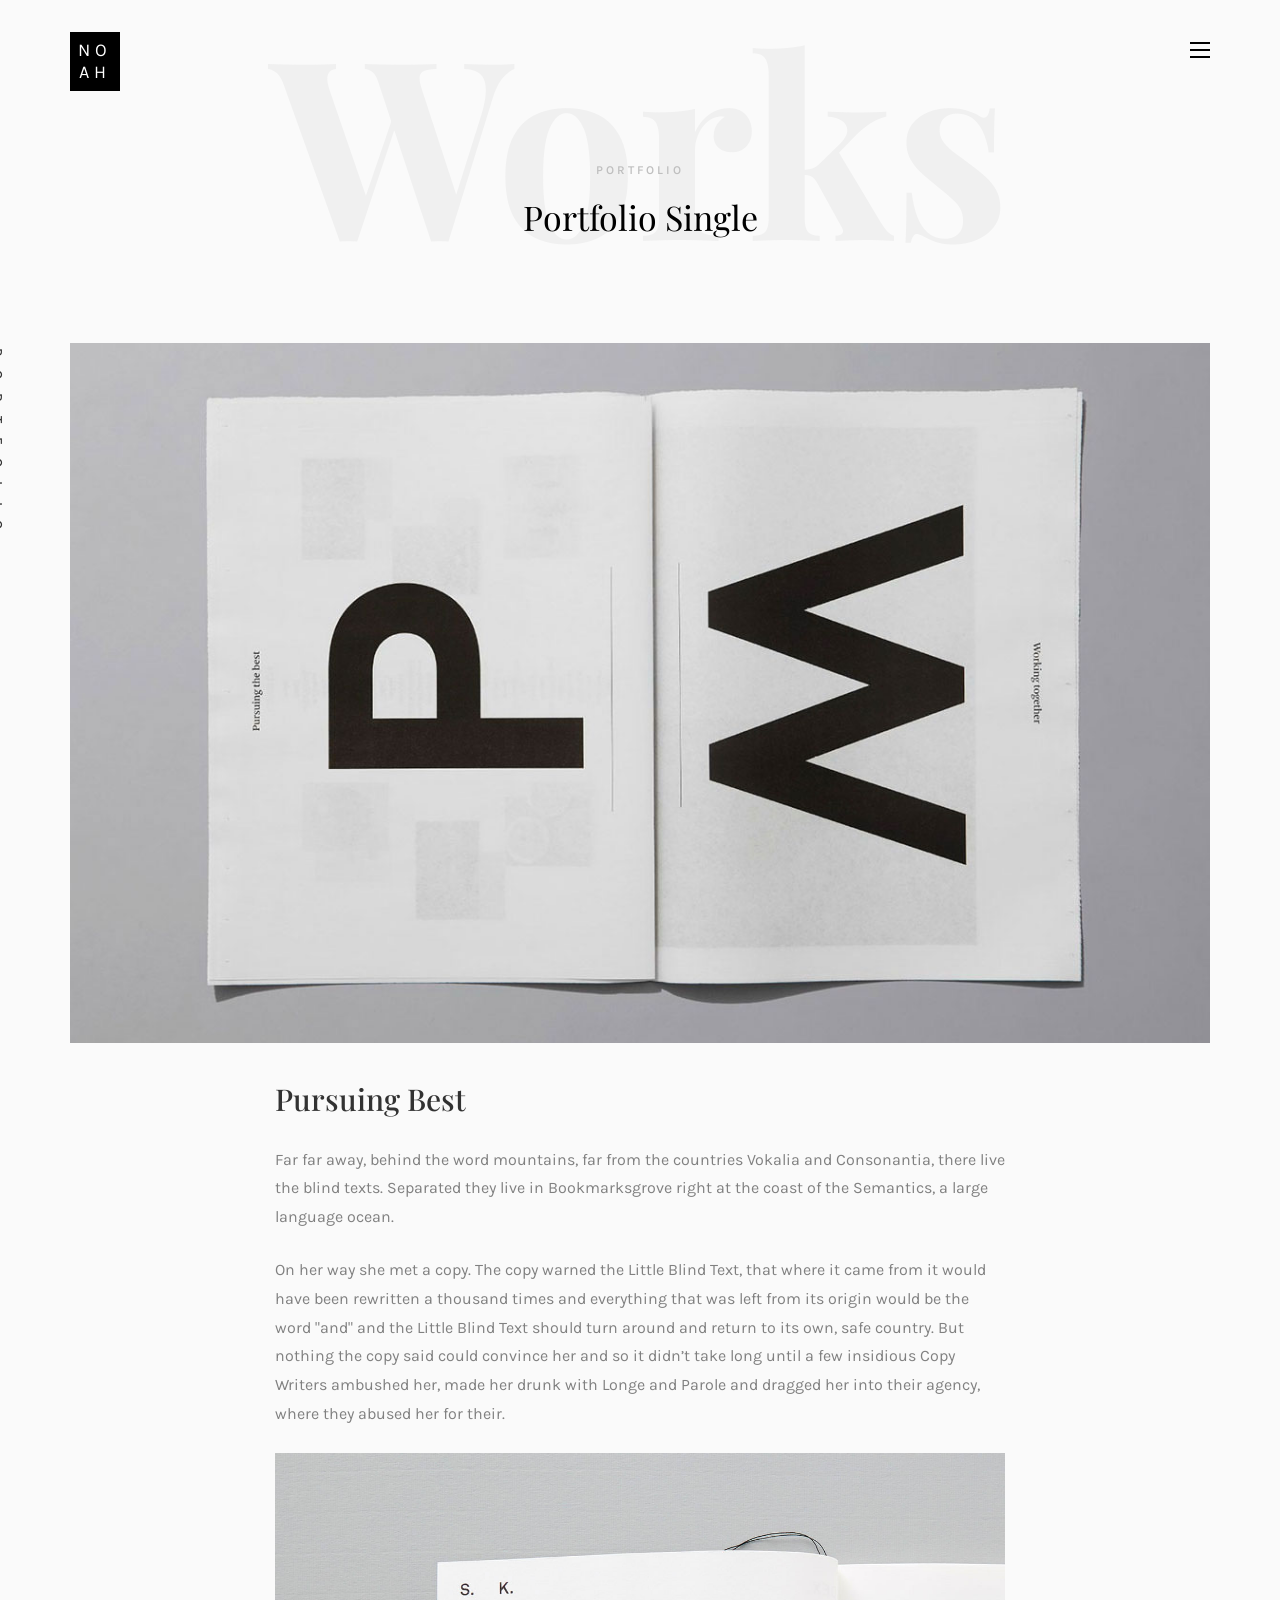
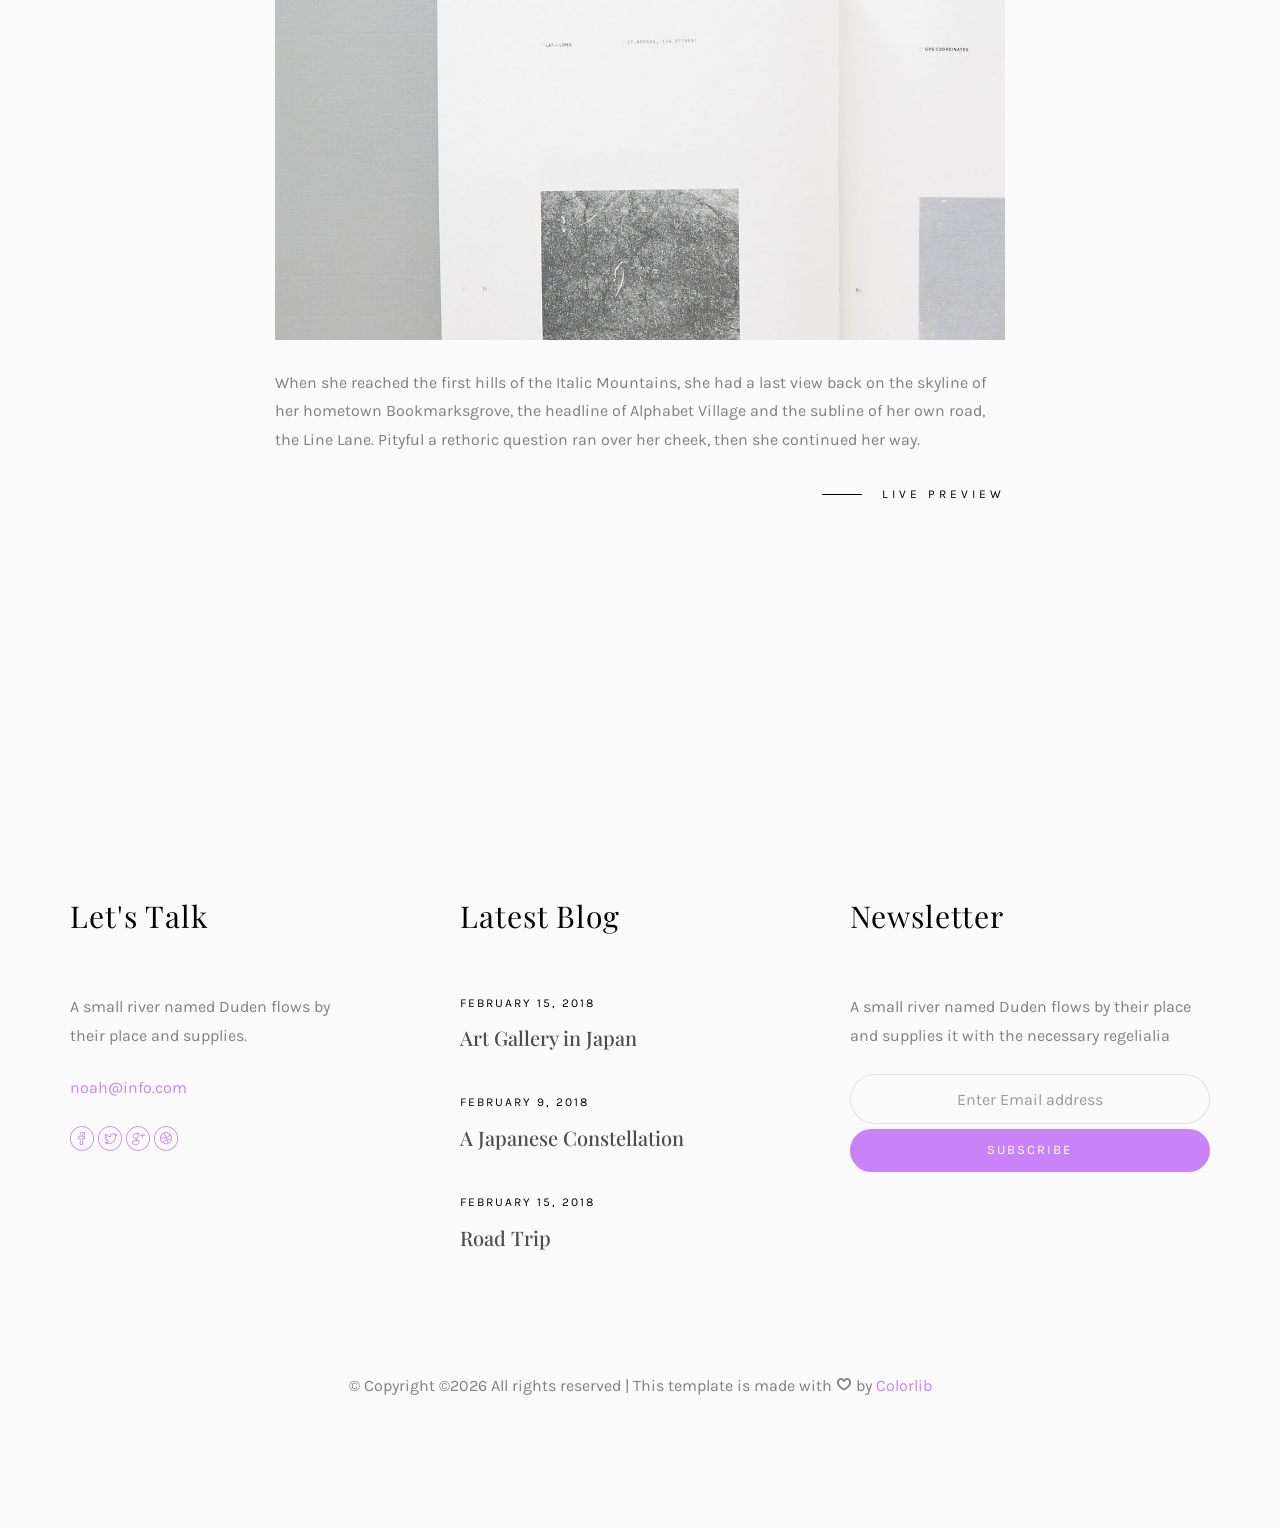
<file: old/current_old/work-single.html>
<!DOCTYPE HTML>
<html>
	<head>
	<meta charset="utf-8">
	<meta http-equiv="X-UA-Compatible" content="IE=edge">
	<title>Noah Template</title>
	<meta name="viewport" content="width=device-width, initial-scale=1">
	<meta name="description" content="" />
	<meta name="keywords" content="" />
	<meta name="author" content="" />

  <!-- Facebook and Twitter integration -->
	<meta property="og:title" content=""/>
	<meta property="og:image" content=""/>
	<meta property="og:url" content=""/>
	<meta property="og:site_name" content=""/>
	<meta property="og:description" content=""/>
	<meta name="twitter:title" content="" />
	<meta name="twitter:image" content="" />
	<meta name="twitter:url" content="" />
	<meta name="twitter:card" content="" />

	<!-- Place favicon.ico and apple-touch-icon.png in the root directory -->
	<link rel="shortcut icon" href="favicon.ico">

	<link href="https://fonts.googleapis.com/css?family=Karla:400,700" rel="stylesheet">
	<link href="https://fonts.googleapis.com/css?family=Playfair+Display:400,400i,700" rel="stylesheet">
	
	<!-- Animate.css -->
	<link rel="stylesheet" href="css/animate.css">
	<!-- Icomoon Icon Fonts-->
	<link rel="stylesheet" href="css/icomoon.css">
	<!-- Bootstrap  -->
	<link rel="stylesheet" href="css/bootstrap.css">
	<!-- Owl Carousel -->
	<link rel="stylesheet" href="css/owl.carousel.min.css">
	<link rel="stylesheet" href="css/owl.theme.default.min.css">
	<!-- Magnific Popup -->
	<link rel="stylesheet" href="css/magnific-popup.css">

	<link rel="stylesheet" href="css/style.css">


	<!-- Modernizr JS -->
	<script src="js/modernizr-2.6.2.min.js"></script>
	<!-- FOR IE9 below -->
	<!--[if lt IE 9]>
	<script src="js/respond.min.js"></script>
	<![endif]-->

	</head>
	<body>

	<nav id="colorlib-main-nav" role="navigation">
		<a href="#" class="js-colorlib-nav-toggle colorlib-nav-toggle active"><i></i></a>
		<div class="js-fullheight colorlib-table">
			<div class="colorlib-table-cell js-fullheight">
				<div class="row">
					<div class="col-md-12">
						<div class="form-group">
							<input type="text" class="form-control" id="search" placeholder="Enter any key to search...">
							<button type="submit" class="btn btn-primary"><i class="icon-search3"></i></button>
						</div>
					</div>
				</div>
				<div class="row">
					<div class="col-md-12">
						<ul>
							<li><a href="index.html">Home</a></li>
							<li><a href="services.html">Services</a></li>
							<li class="active"><a href="work.html">Work</a></li>
							<li><a href="blog.html">Blog</a></li>
							<li><a href="about.html">About</a></li>
							<li><a href="contact.html">Contact</a></li>
						</ul>
					</div>
				</div>
				<div class="row">
					<div class="col-md-12">
						<h2 class="head-title">Works</h2>
						<a href="images/work-1.jpg" class="gallery image-popup-link text-center" style="background-image: url(images/work-1.jpg);">
							<span><i class="icon-search3"></i></span>
						</a>
						<a href="images/work-2.jpg" class="gallery image-popup-link text-center" style="background-image: url(images/work-2.jpg);">
							<span><i class="icon-search3"></i></span>
						</a>
						<a href="images/work-3.jpg" class="gallery image-popup-link text-center" style="background-image: url(images/work-3.jpg);">
							<span><i class="icon-search3"></i></span>
						</a>
						<a href="images/work-4.jpg" class="gallery image-popup-link text-center" style="background-image: url(images/work-4.jpg);">
							<span><i class="icon-search3"></i></span>
						</a>
					</div>
				</div>
			</div>
		</div>
	</nav>
	
	<div id="colorlib-page">
		<header>
			<div class="container">
				<div class="row">
					<div class="col-md-12">
						<div class="colorlib-navbar-brand">
							<a class="colorlib-logo" href="index.html"><span>No</span><span>ah</span></a>
						</div>
						<a href="#" class="js-colorlib-nav-toggle colorlib-nav-toggle"><i></i></a>
					</div>
				</div>
			</div>
		</header>
		<div id="colorlib-work">
			<div class="container">
				<div class="row text-center">
					<h2 class="bold">Works</h2>
				</div>
				<div class="row">
					<div class="col-md-12 col-md-offset-0 text-center animate-box intro-heading">
						<span>Portfolio</span>
						<h2>Portfolio Single</h2>
					</div>
				</div>
				<div class="row">
					<div class="col-md-12">
						<div class="rotate">
							<h2 class="heading">Portfolio</h2>
						</div>
					</div>
				</div>
				<div class="row">
					<div class="col-md-12">
						<div class="work-entry animate-box">
							<a href="work.html" class="work-img" style="background-image: url(images/work-1.jpg);">
							</a>
							<div class="col-md-8 col-md-offset-2">
								<div class="desc">
									<h2>Pursuing Best</h2>
									<p>Far far away, behind the word mountains, far from the countries Vokalia and Consonantia, there live the blind texts. Separated they live in Bookmarksgrove right at the coast of the Semantics, a large language ocean.</p>
									<p>On her way she met a copy. The copy warned the Little Blind Text, that where it came from it would have been rewritten a thousand times and everything that was left from its origin would be the word "and" and the Little Blind Text should turn around and return to its own, safe country. But nothing the copy said could convince her and so it didn’t take long until a few insidious Copy Writers ambushed her, made her drunk with Longe and Parole and dragged her into their agency, where they abused her for their.</p>
									<img class="img-responsive" src="images/work-2.jpg" alt="html5 bootstrap template by colorlib.com"><br>
									<p>When she reached the first hills of the Italic Mountains, she had a last view back on the skyline of her hometown Bookmarksgrove, the headline of Alphabet Village and the subline of her own road, the Line Lane. Pityful a rethoric question ran over her cheek, then she continued her way.</p>
									<p class="read"><a href="#">Live Preview</a></p>
								</div>
							</div>
						</div>
					</div>
				</div>
			</div>
		</div>

		<footer>
			<div id="footer">
				<div class="container">
					<div class="row">
						<div class="col-md-4 col-pb-sm">
							<div class="row">
								<div class="col-md-10">
									<h2>Let's Talk</h2>
									<p>A small river named Duden flows by their place and supplies.</p>
									<p><a href="#">noah@info.com</a></p>
									<p class="colorlib-social-icons">
										<a href="#"><i class="icon-facebook4"></i></a>
										<a href="#"><i class="icon-twitter3"></i></a>
										<a href="#"><i class="icon-googleplus"></i></a>
										<a href="#"><i class="icon-dribbble2"></i></a>
									</p>
								</div>
							</div>
						</div>
						<div class="col-md-4 col-pb-sm">
							<h2>Latest Blog</h2>
							<div class="f-entry">
								<a href="#" class="featured-img" style="background-image: url(images/img-1.jpg);"></a>
								<div class="desc">
									<span>February 15, 2018</span>
									<h3><a href="#">Art Gallery in Japan</a></h3>
								</div>
							</div>
							<div class="f-entry">
								<a href="#" class="featured-img" style="background-image: url(images/img-2.jpg);"></a>
								<div class="desc">
									<span>February 9, 2018</span>
									<h3><a href="#">A Japanese Constellation</a></h3>
								</div>
							</div>
							<div class="f-entry">
								<a href="#" class="featured-img" style="background-image: url(images/img-3.jpg);"></a>
								<div class="desc">
									<span>February 15, 2018</span>
									<h3><a href="#">Road Trip</a></h3>
								</div>
							</div>
						</div>
						<div class="col-md-4 col-pb-sm">
							<h2>Newsletter</h2>
							<p>A small river named Duden flows by their place and supplies it with the necessary regelialia</p>
							<div class="subscribe text-center">
								<div class="form-group">
									<input type="text" class="form-control text-center" placeholder="Enter Email address">
									<input type="submit" value="Subscribe" class="btn btn-primary btn-custom">
								</div>
							</div>
						</div>
					</div>
					<div class="row">
						<div class="col-md-12 text-center">
							<p>
								&copy; <!-- Link back to Colorlib can't be removed. Template is licensed under CC BY 3.0. -->
Copyright &copy;<script>document.write(new Date().getFullYear());</script> All rights reserved | This template is made with <i class="icon-heart4" aria-hidden="true"></i> by <a href="https://colorlib.com" target="_blank">Colorlib</a>
<!-- Link back to Colorlib can't be removed. Template is licensed under CC BY 3.0. -->
							</p>
						</div>
					</div>
				</div>
			</div>
		</footer>
	
	</div>

	<!-- jQuery -->
	<script src="js/jquery.min.js"></script>
	<!-- jQuery Easing -->
	<script src="js/jquery.easing.1.3.js"></script>
	<!-- Bootstrap -->
	<script src="js/bootstrap.min.js"></script>
	<!-- Waypoints -->
	<script src="js/jquery.waypoints.min.js"></script>
	<!-- Owl Carousel -->
	<script src="js/owl.carousel.min.js"></script>
	<!-- Magnific Popup -->
	<script src="js/jquery.magnific-popup.min.js"></script>
	<script src="js/magnific-popup-options.js"></script>

	<!-- Main JS (Do not remove) -->
	<script src="js/main.js"></script>

	</body>
</html>
</file>
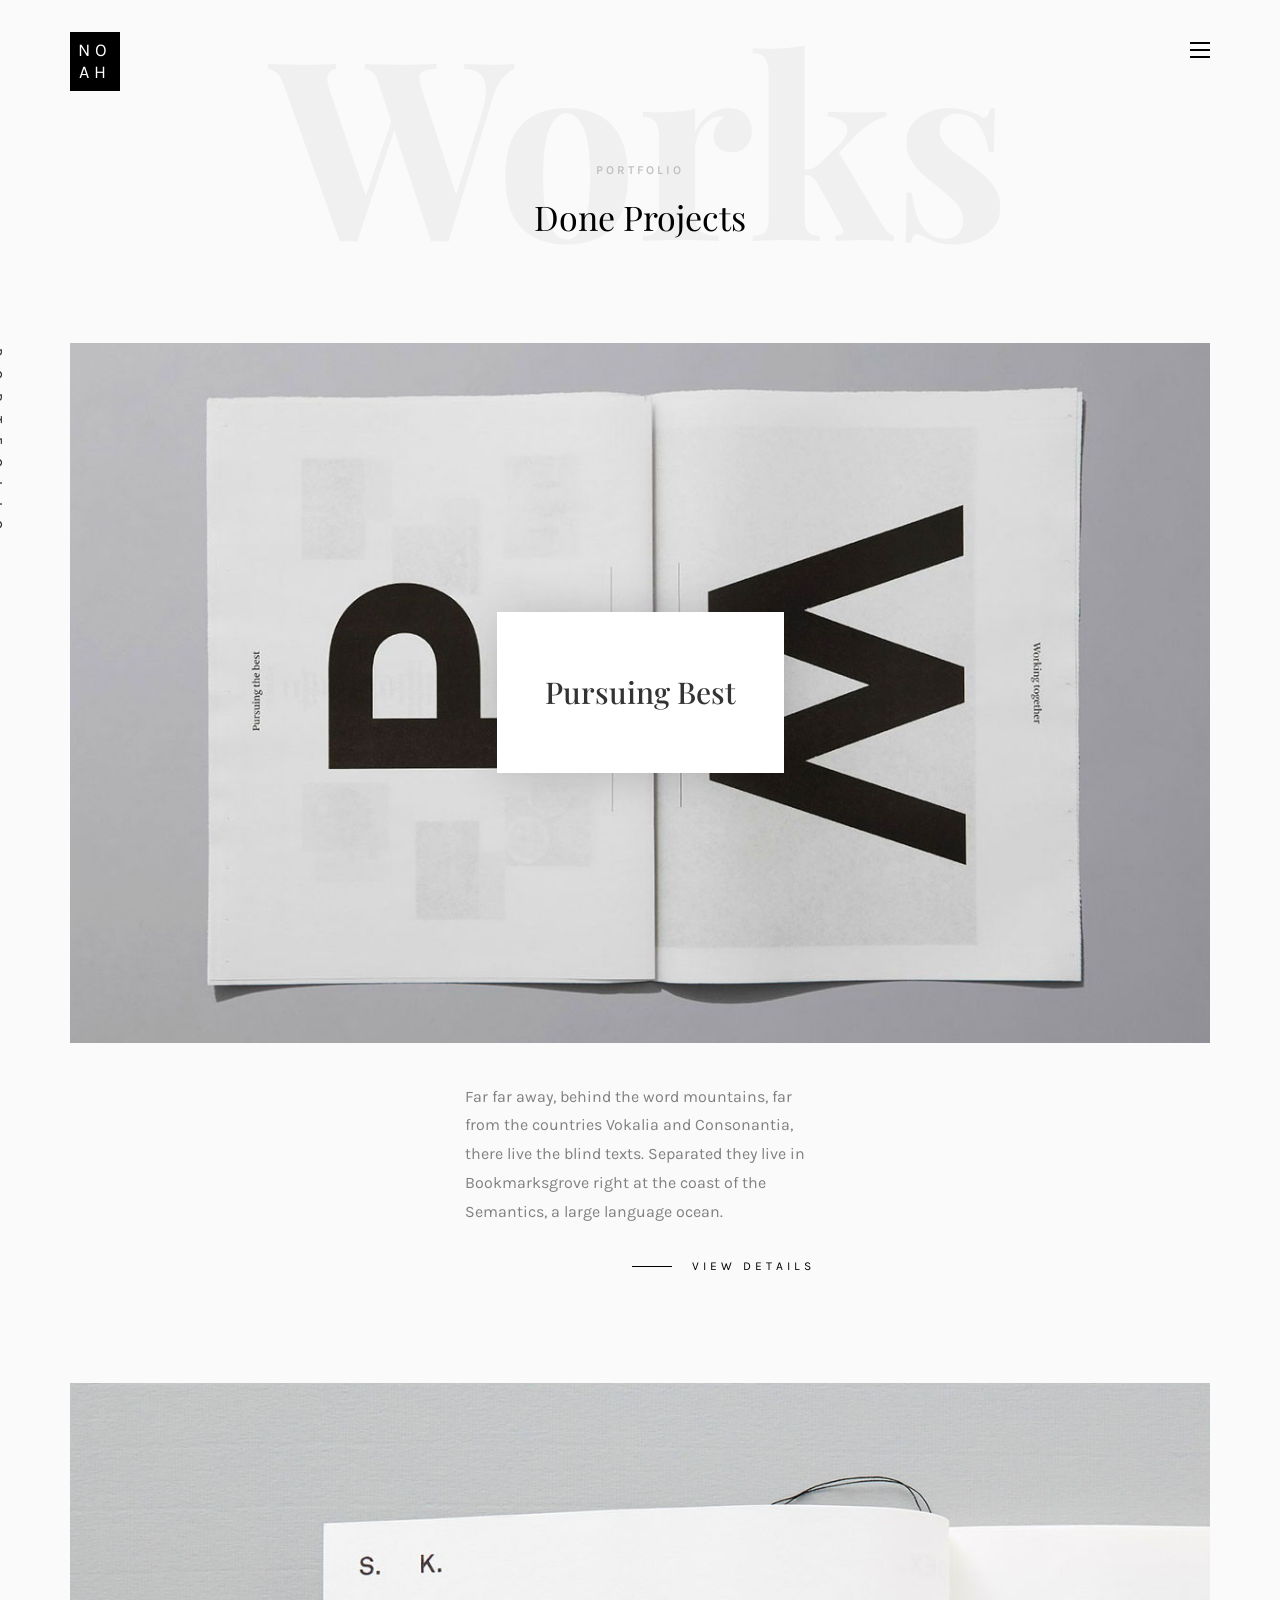
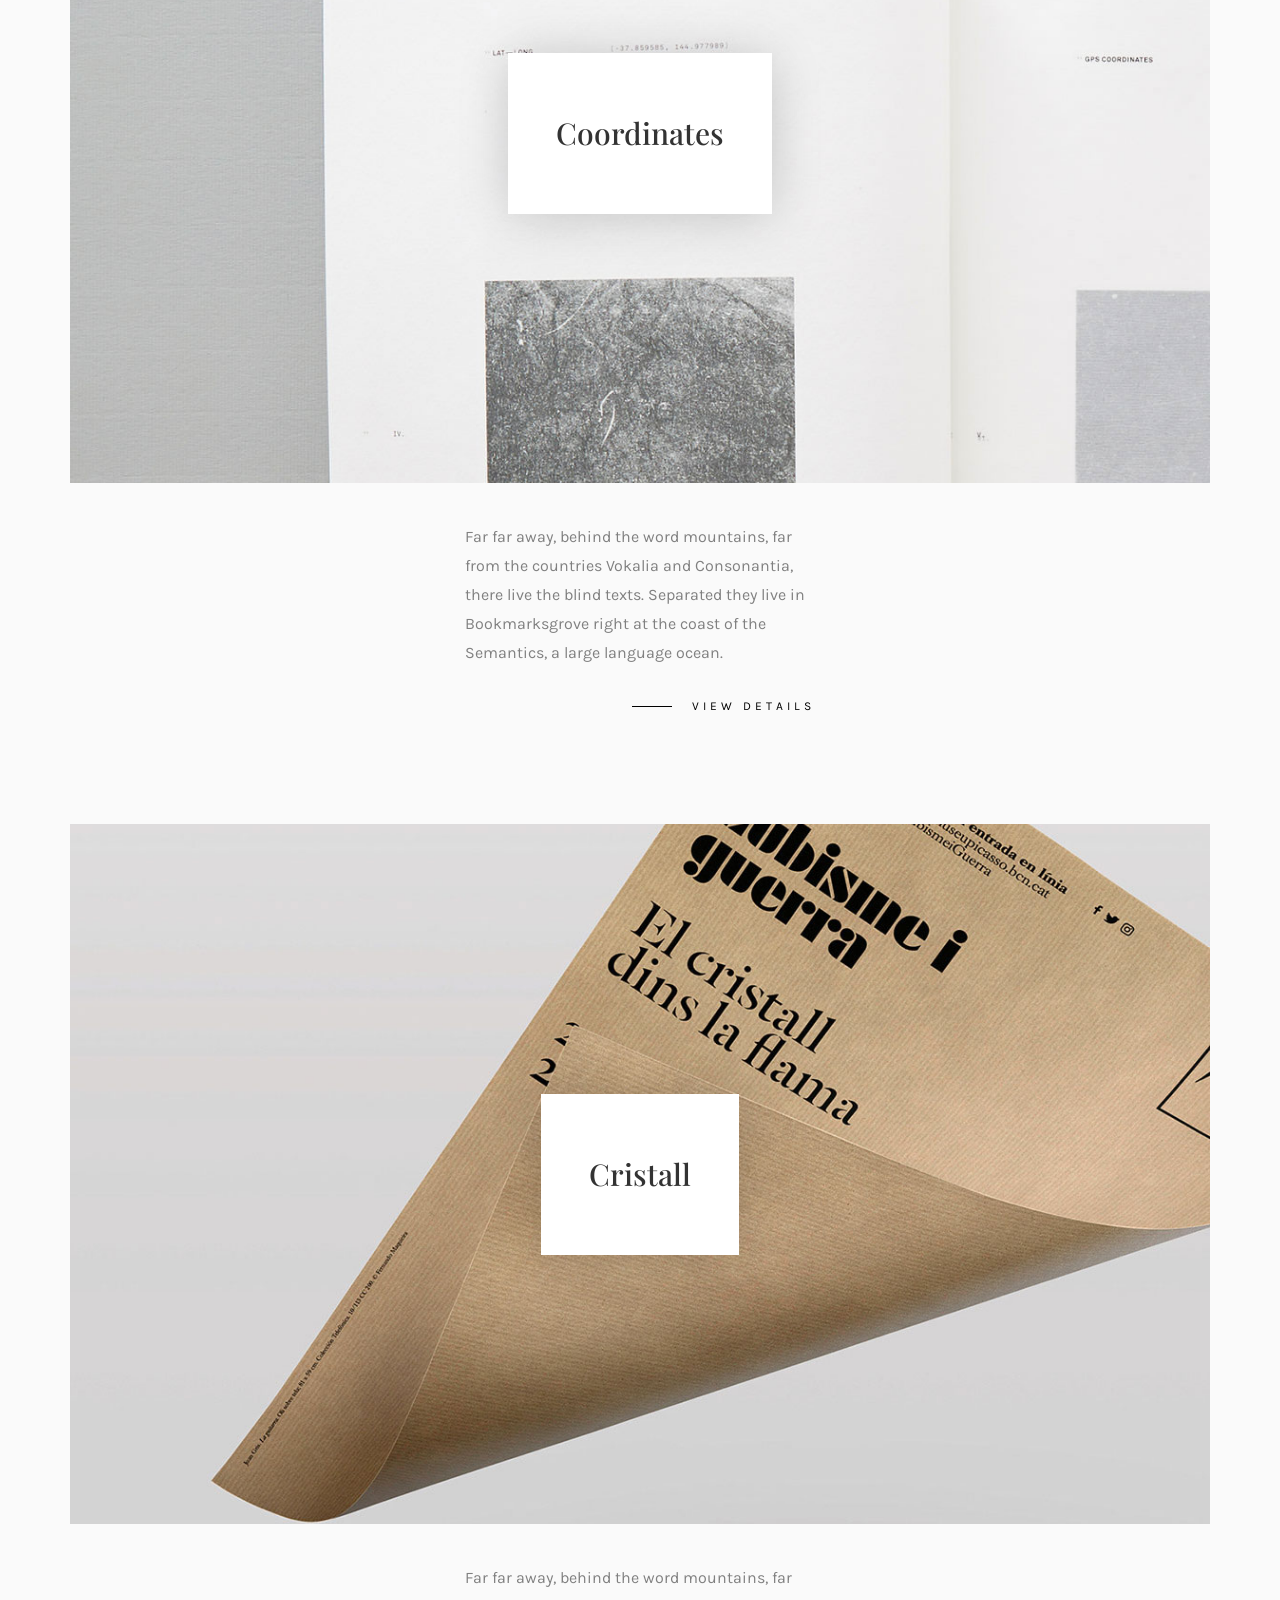
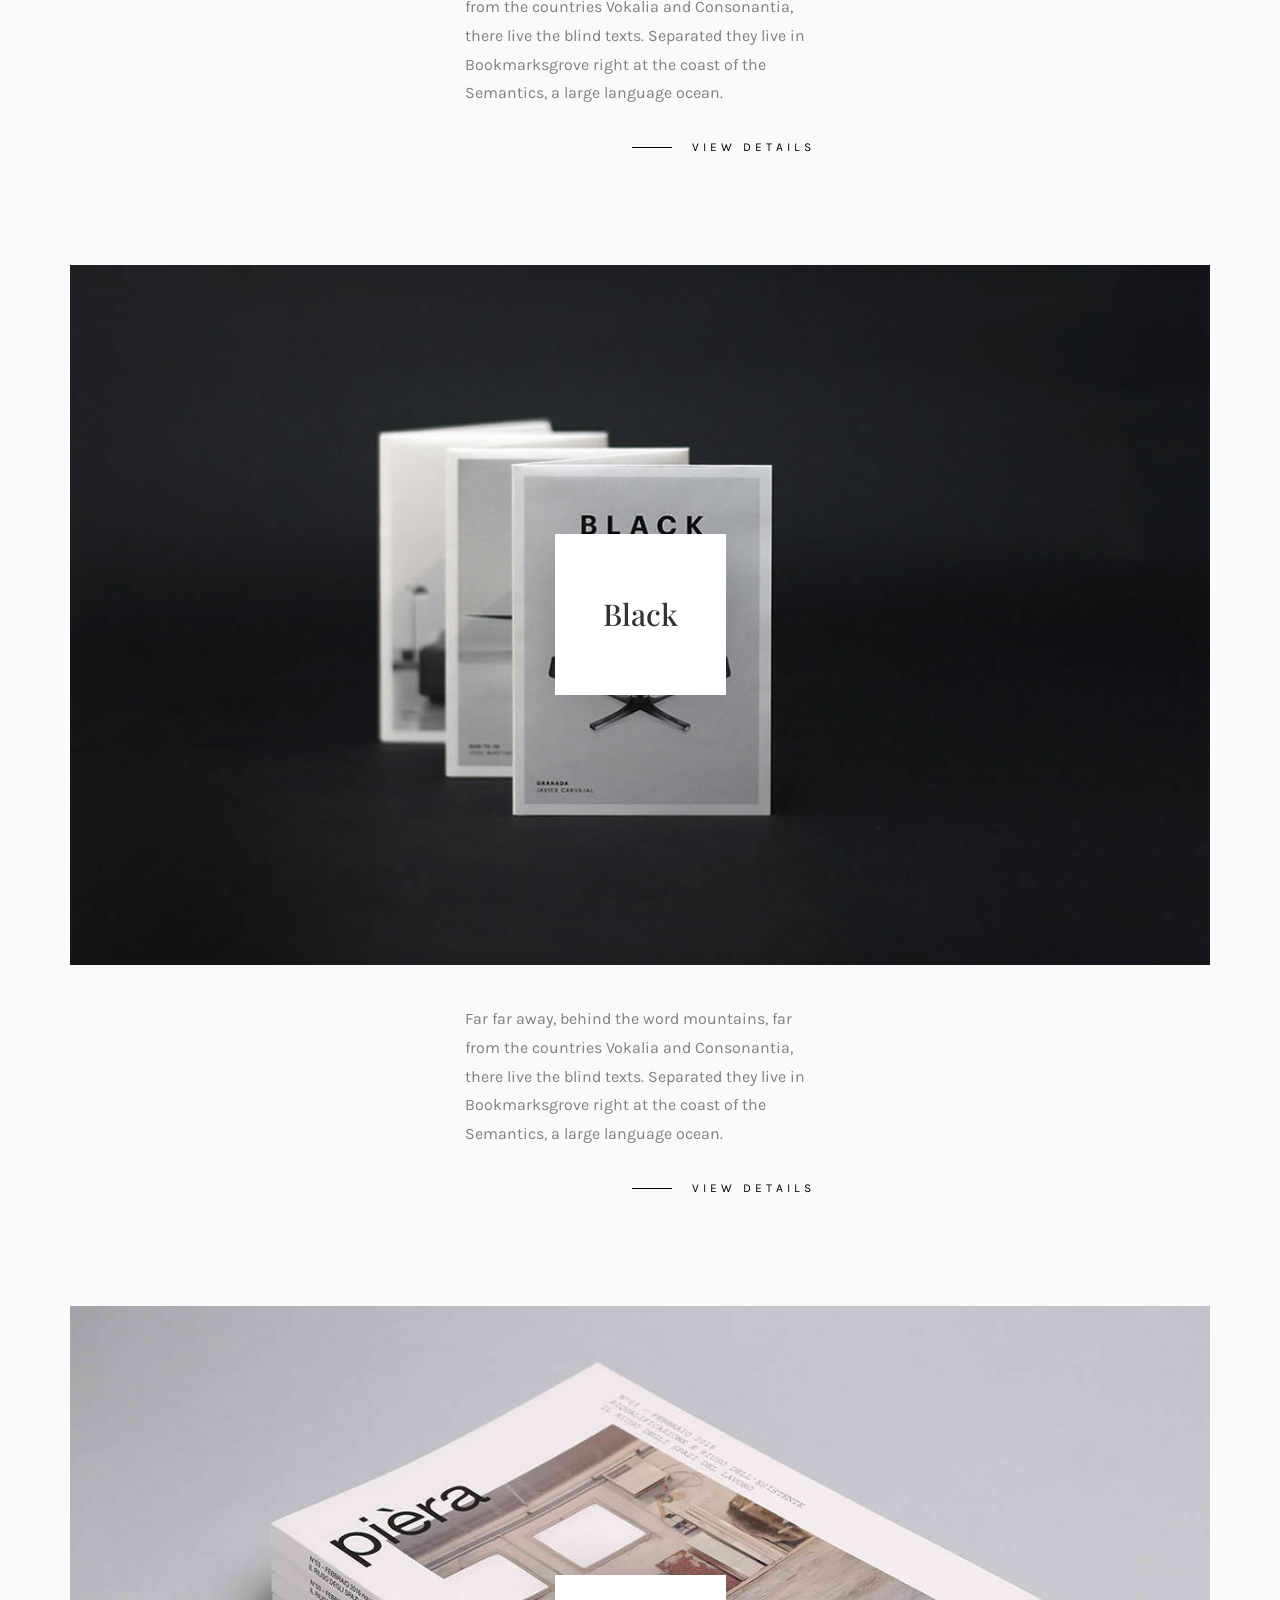
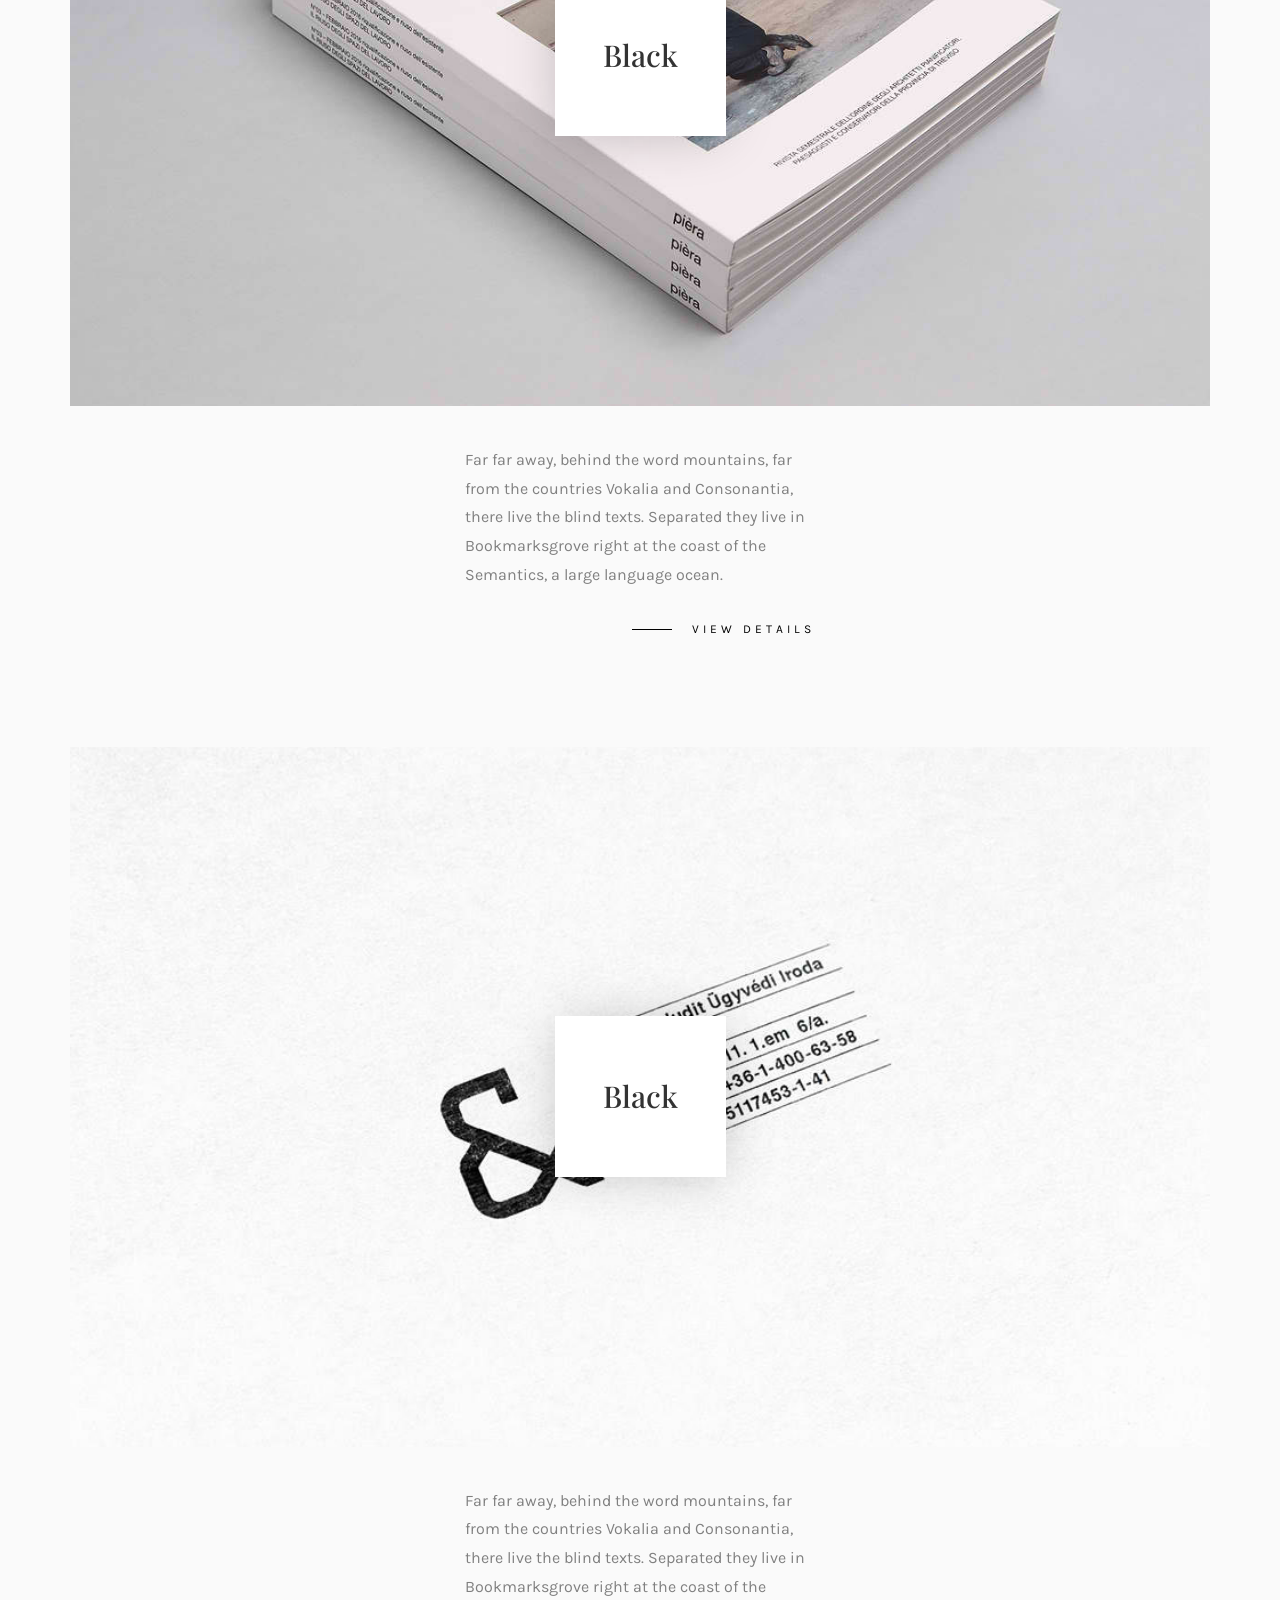
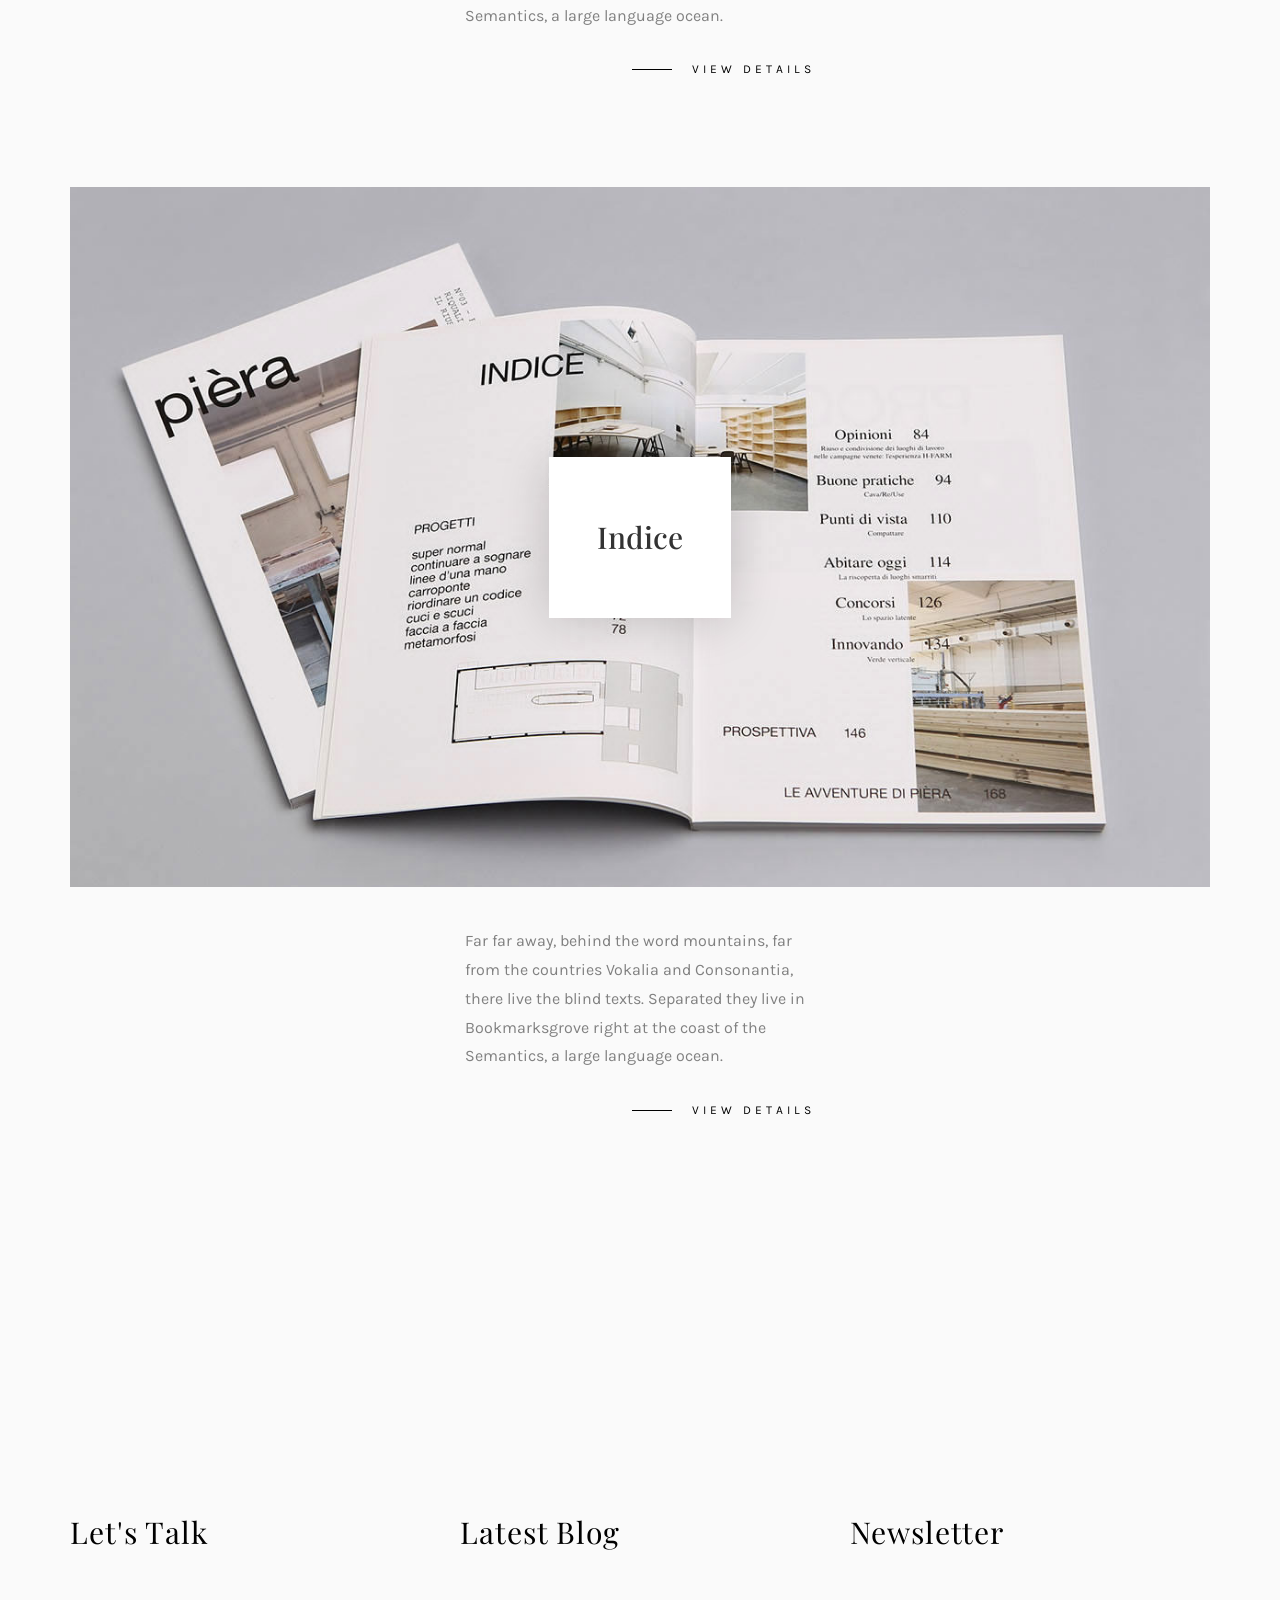
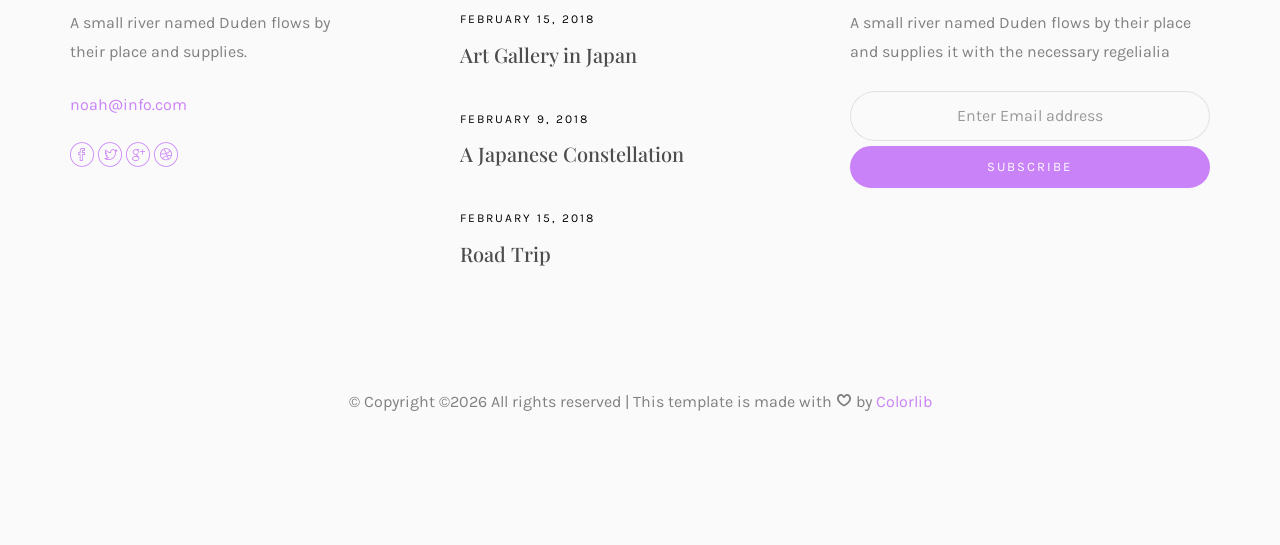
<file: old/current_old/work.html>
<!DOCTYPE HTML>
<html>
	<head>
	<meta charset="utf-8">
	<meta http-equiv="X-UA-Compatible" content="IE=edge">
	<title>Noah Template</title>
	<meta name="viewport" content="width=device-width, initial-scale=1">
	<meta name="description" content="" />
	<meta name="keywords" content="" />
	<meta name="author" content="" />

  <!-- Facebook and Twitter integration -->
	<meta property="og:title" content=""/>
	<meta property="og:image" content=""/>
	<meta property="og:url" content=""/>
	<meta property="og:site_name" content=""/>
	<meta property="og:description" content=""/>
	<meta name="twitter:title" content="" />
	<meta name="twitter:image" content="" />
	<meta name="twitter:url" content="" />
	<meta name="twitter:card" content="" />

	<!-- Place favicon.ico and apple-touch-icon.png in the root directory -->
	<link rel="shortcut icon" href="favicon.ico">

	<link href="https://fonts.googleapis.com/css?family=Karla:400,700" rel="stylesheet">
	<link href="https://fonts.googleapis.com/css?family=Playfair+Display:400,400i,700" rel="stylesheet">
	
	<!-- Animate.css -->
	<link rel="stylesheet" href="css/animate.css">
	<!-- Icomoon Icon Fonts-->
	<link rel="stylesheet" href="css/icomoon.css">
	<!-- Bootstrap  -->
	<link rel="stylesheet" href="css/bootstrap.css">
	<!-- Owl Carousel -->
	<link rel="stylesheet" href="css/owl.carousel.min.css">
	<link rel="stylesheet" href="css/owl.theme.default.min.css">
	<!-- Magnific Popup -->
	<link rel="stylesheet" href="css/magnific-popup.css">

	<link rel="stylesheet" href="css/style.css">


	<!-- Modernizr JS -->
	<script src="js/modernizr-2.6.2.min.js"></script>
	<!-- FOR IE9 below -->
	<!--[if lt IE 9]>
	<script src="js/respond.min.js"></script>
	<![endif]-->

	</head>
	<body>

	<nav id="colorlib-main-nav" role="navigation">
		<a href="#" class="js-colorlib-nav-toggle colorlib-nav-toggle active"><i></i></a>
		<div class="js-fullheight colorlib-table">
			<div class="colorlib-table-cell js-fullheight">
				<div class="row">
					<div class="col-md-12">
						<div class="form-group">
							<input type="text" class="form-control" id="search" placeholder="Enter any key to search...">
							<button type="submit" class="btn btn-primary"><i class="icon-search3"></i></button>
						</div>
					</div>
				</div>
				<div class="row">
					<div class="col-md-12">
						<ul>
							<li><a href="index.html">Home</a></li>
							<li><a href="services.html">Services</a></li>
							<li class="active"><a href="work.html">Work</a></li>
							<li><a href="blog.html">Blog</a></li>
							<li><a href="about.html">About</a></li>
							<li><a href="contact.html">Contact</a></li>
						</ul>
					</div>
				</div>
				<div class="row">
					<div class="col-md-12">
						<h2 class="head-title">Works</h2>
						<a href="images/work-1.jpg" class="gallery image-popup-link text-center" style="background-image: url(images/work-1.jpg);">
							<span><i class="icon-search3"></i></span>
						</a>
						<a href="images/work-2.jpg" class="gallery image-popup-link text-center" style="background-image: url(images/work-2.jpg);">
							<span><i class="icon-search3"></i></span>
						</a>
						<a href="images/work-3.jpg" class="gallery image-popup-link text-center" style="background-image: url(images/work-3.jpg);">
							<span><i class="icon-search3"></i></span>
						</a>
						<a href="images/work-4.jpg" class="gallery image-popup-link text-center" style="background-image: url(images/work-4.jpg);">
							<span><i class="icon-search3"></i></span>
						</a>
					</div>
				</div>
			</div>
		</div>
	</nav>
	
	<div id="colorlib-page">
		<header>
			<div class="container">
				<div class="row">
					<div class="col-md-12">
						<div class="colorlib-navbar-brand">
							<a class="colorlib-logo" href="index.html"><span>No</span><span>ah</span></a>
						</div>
						<a href="#" class="js-colorlib-nav-toggle colorlib-nav-toggle"><i></i></a>
					</div>
				</div>
			</div>
		</header>
		<div id="colorlib-work">
			<div class="container">
				<div class="row text-center">
					<h2 class="bold">Works</h2>
				</div>
				<div class="row">
					<div class="col-md-12 col-md-offset-0 text-center animate-box intro-heading">
						<span>Portfolio</span>
						<h2>Done Projects</h2>
					</div>
				</div>
				<div class="row">
					<div class="col-md-12">
						<div class="rotate">
							<h2 class="heading">Portfolio</h2>
						</div>
					</div>
				</div>
				<div class="row">
					<div class="col-md-12">
						<div class="work-entry animate-box">
							<a href="work-single.html" class="work-img" style="background-image: url(images/work-1.jpg);">
								<div class="display-t">
									<div class="work-name">
										<h2>Pursuing Best</h2>
									</div>
								</div>
							</a>
							<div class="col-md-4 col-md-offset-4">
								<div class="desc">
									<p>Far far away, behind the word mountains, far from the countries Vokalia and Consonantia, there live the blind texts. Separated they live in Bookmarksgrove right at the coast of the Semantics, a large language ocean.</p>
									<p class="read"><a href="#">View details</a></p>
								</div>
							</div>
						</div>
					</div>
					<div class="col-md-12">
						<div class="work-entry animate-box">
							<a href="work-single.html" class="work-img" style="background-image: url(images/work-2.jpg);">
								<div class="display-t">
									<div class="work-name">
										<h2>Coordinates</h2>
									</div>
								</div>
							</a>
							<div class="col-md-4 col-md-offset-4">
								<div class="desc">
									<p>Far far away, behind the word mountains, far from the countries Vokalia and Consonantia, there live the blind texts. Separated they live in Bookmarksgrove right at the coast of the Semantics, a large language ocean.</p>
									<p class="read"><a href="#">View Details</a></p>
								</div>
							</div>
						</div>
					</div>
					<div class="col-md-12">
						<div class="work-entry animate-box">
							<a href="work-single.html" class="work-img" style="background-image: url(images/work-3.jpg);">
								<div class="display-t">
									<div class="work-name">
										<h2>Cristall</h2>
									</div>
								</div>
							</a>
							<div class="col-md-4 col-md-offset-4">
								<div class="desc">
									<p>Far far away, behind the word mountains, far from the countries Vokalia and Consonantia, there live the blind texts. Separated they live in Bookmarksgrove right at the coast of the Semantics, a large language ocean.</p>
									<p class="read"><a href="#">View details</a></p>
								</div>
							</div>
						</div>
					</div>
					<div class="col-md-12">
						<div class="work-entry animate-box">
							<a href="work-single.html" class="work-img" style="background-image: url(images/work-4.jpg);">
								<div class="display-t">
									<div class="work-name">
										<h2>Black</h2>
									</div>
								</div>
							</a>
							<div class="col-md-4 col-md-offset-4">
								<div class="desc">
									<p>Far far away, behind the word mountains, far from the countries Vokalia and Consonantia, there live the blind texts. Separated they live in Bookmarksgrove right at the coast of the Semantics, a large language ocean.</p>
									<p class="read"><a href="#">View details</a></p>
								</div>
							</div>
						</div>
					</div>
					<div class="col-md-12">
						<div class="work-entry animate-box">
							<a href="work-single.html" class="work-img" style="background-image: url(images/work-5.jpg);">
								<div class="display-t">
									<div class="work-name">
										<h2>Black</h2>
									</div>
								</div>
							</a>
							<div class="col-md-4 col-md-offset-4">
								<div class="desc">
									<p>Far far away, behind the word mountains, far from the countries Vokalia and Consonantia, there live the blind texts. Separated they live in Bookmarksgrove right at the coast of the Semantics, a large language ocean.</p>
									<p class="read"><a href="#">View details</a></p>
								</div>
							</div>
						</div>
					</div>
					<div class="col-md-12">
						<div class="work-entry animate-box">
							<a href="work-single.html" class="work-img" style="background-image: url(images/work-6.jpg);">
								<div class="display-t">
									<div class="work-name">
										<h2>Black</h2>
									</div>
								</div>
							</a>
							<div class="col-md-4 col-md-offset-4">
								<div class="desc">
									<p>Far far away, behind the word mountains, far from the countries Vokalia and Consonantia, there live the blind texts. Separated they live in Bookmarksgrove right at the coast of the Semantics, a large language ocean.</p>
									<p class="read"><a href="#">View details</a></p>
								</div>
							</div>
						</div>
					</div>
					<div class="col-md-12">
						<div class="work-entry animate-box">
							<a href="work-single.html" class="work-img" style="background-image: url(images/work-7.jpg);">
								<div class="display-t">
									<div class="work-name">
										<h2>Indice</h2>
									</div>
								</div>
							</a>
							<div class="col-md-4 col-md-offset-4">
								<div class="desc">
									<p>Far far away, behind the word mountains, far from the countries Vokalia and Consonantia, there live the blind texts. Separated they live in Bookmarksgrove right at the coast of the Semantics, a large language ocean.</p>
									<p class="read"><a href="#">View details</a></p>
								</div>
							</div>
						</div>
					</div>
				</div>
			</div>
		</div>

		<footer>
			<div id="footer">
				<div class="container">
					<div class="row">
						<div class="col-md-4 col-pb-sm">
							<div class="row">
								<div class="col-md-10">
									<h2>Let's Talk</h2>
									<p>A small river named Duden flows by their place and supplies.</p>
									<p><a href="#">noah@info.com</a></p>
									<p class="colorlib-social-icons">
										<a href="#"><i class="icon-facebook4"></i></a>
										<a href="#"><i class="icon-twitter3"></i></a>
										<a href="#"><i class="icon-googleplus"></i></a>
										<a href="#"><i class="icon-dribbble2"></i></a>
									</p>
								</div>
							</div>
						</div>
						<div class="col-md-4 col-pb-sm">
							<h2>Latest Blog</h2>
							<div class="f-entry">
								<a href="#" class="featured-img" style="background-image: url(images/img-1.jpg);"></a>
								<div class="desc">
									<span>February 15, 2018</span>
									<h3><a href="#">Art Gallery in Japan</a></h3>
								</div>
							</div>
							<div class="f-entry">
								<a href="#" class="featured-img" style="background-image: url(images/img-2.jpg);"></a>
								<div class="desc">
									<span>February 9, 2018</span>
									<h3><a href="#">A Japanese Constellation</a></h3>
								</div>
							</div>
							<div class="f-entry">
								<a href="#" class="featured-img" style="background-image: url(images/img-3.jpg);"></a>
								<div class="desc">
									<span>February 15, 2018</span>
									<h3><a href="#">Road Trip</a></h3>
								</div>
							</div>
						</div>
						<div class="col-md-4 col-pb-sm">
							<h2>Newsletter</h2>
							<p>A small river named Duden flows by their place and supplies it with the necessary regelialia</p>
							<div class="subscribe text-center">
								<div class="form-group">
									<input type="text" class="form-control text-center" placeholder="Enter Email address">
									<input type="submit" value="Subscribe" class="btn btn-primary btn-custom">
								</div>
							</div>
						</div>
					</div>
					<div class="row">
						<div class="col-md-12 text-center">
							<p>
								&copy; <!-- Link back to Colorlib can't be removed. Template is licensed under CC BY 3.0. -->
Copyright &copy;<script>document.write(new Date().getFullYear());</script> All rights reserved | This template is made with <i class="icon-heart4" aria-hidden="true"></i> by <a href="https://colorlib.com" target="_blank">Colorlib</a>
<!-- Link back to Colorlib can't be removed. Template is licensed under CC BY 3.0. -->
							</p>
						</div>
					</div>
				</div>
			</div>
		</footer>
	
	</div>

	<!-- jQuery -->
	<script src="js/jquery.min.js"></script>
	<!-- jQuery Easing -->
	<script src="js/jquery.easing.1.3.js"></script>
	<!-- Bootstrap -->
	<script src="js/bootstrap.min.js"></script>
	<!-- Waypoints -->
	<script src="js/jquery.waypoints.min.js"></script>
	<!-- Owl Carousel -->
	<script src="js/owl.carousel.min.js"></script>
	<!-- Magnific Popup -->
	<script src="js/jquery.magnific-popup.min.js"></script>
	<script src="js/magnific-popup-options.js"></script>

	<!-- Main JS (Do not remove) -->
	<script src="js/main.js"></script>

	</body>
</html>
</file>
<file: css/icomoon.css>
@font-face {
  font-family: 'icomoon';
  src:  url('fonts/icomoon.eot?tmere9');
  src:  url('fonts/icomoon.eot?tmere9#iefix') format('embedded-opentype'),
    url('fonts/icomoon.ttf?tmere9') format('truetype'),
    url('fonts/icomoon.woff?tmere9') format('woff'),
    url('fonts/icomoon.svg?tmere9#icomoon') format('svg');
  font-weight: normal;
  font-style: normal;
}

[class^="icon-"], [class*=" icon-"] {
  /* use !important to prevent issues with browser extensions that change fonts */
  font-family: 'icomoon' !important;
  speak: none;
  font-style: normal;
  font-weight: normal;
  font-variant: normal;
  text-transform: none;
  line-height: 1;

  /* Better Font Rendering =========== */
  -webkit-font-smoothing: antialiased;
  -moz-osx-font-smoothing: grayscale;
}

.icon-activity:before {
  content: "\e900";
}
.icon-airplay:before {
  content: "\e901";
}
.icon-alert-circle:before {
  content: "\e902";
}
.icon-alert-octagon:before {
  content: "\e903";
}
.icon-alert-triangle:before {
  content: "\e904";
}
.icon-align-center:before {
  content: "\e905";
}
.icon-align-justify:before {
  content: "\e906";
}
.icon-align-left:before {
  content: "\e907";
}
.icon-align-right:before {
  content: "\e908";
}
.icon-anchor:before {
  content: "\e909";
}
.icon-aperture:before {
  content: "\e90a";
}
.icon-arrow-down3:before {
  content: "\e90b";
}
.icon-arrow-down-circle:before {
  content: "\e90c";
}
.icon-arrow-down-left3:before {
  content: "\e90d";
}
.icon-arrow-down-right3:before {
  content: "\e90e";
}
.icon-arrow-left3:before {
  content: "\e90f";
}
.icon-arrow-left-circle:before {
  content: "\e910";
}
.icon-arrow-right3:before {
  content: "\e911";
}
.icon-arrow-right-circle:before {
  content: "\e912";
}
.icon-arrow-up3:before {
  content: "\e913";
}
.icon-arrow-up-circle:before {
  content: "\e914";
}
.icon-arrow-up-left3:before {
  content: "\e915";
}
.icon-arrow-up-right3:before {
  content: "\e916";
}
.icon-at-sign:before {
  content: "\e917";
}
.icon-award:before {
  content: "\e918";
}
.icon-bar-chart:before {
  content: "\e919";
}
.icon-bar-chart-2:before {
  content: "\e91a";
}
.icon-battery:before {
  content: "\e91b";
}
.icon-battery-charging:before {
  content: "\e91c";
}
.icon-bell2:before {
  content: "\e91d";
}
.icon-bell-off:before {
  content: "\e91e";
}
.icon-bluetooth:before {
  content: "\e91f";
}
.icon-bold2:before {
  content: "\e920";
}
.icon-book2:before {
  content: "\e921";
}
.icon-book-open:before {
  content: "\e922";
}
.icon-bookmark2:before {
  content: "\e923";
}
.icon-box:before {
  content: "\e924";
}
.icon-briefcase2:before {
  content: "\e925";
}
.icon-calendar2:before {
  content: "\e926";
}
.icon-camera2:before {
  content: "\e927";
}
.icon-camera-off:before {
  content: "\e928";
}
.icon-cast:before {
  content: "\e929";
}
.icon-check:before {
  content: "\e92a";
}
.icon-check-circle:before {
  content: "\e92b";
}
.icon-check-square:before {
  content: "\e92c";
}
.icon-chevron-down:before {
  content: "\e92d";
}
.icon-chevron-left:before {
  content: "\e92e";
}
.icon-chevron-right:before {
  content: "\e92f";
}
.icon-chevron-up:before {
  content: "\e930";
}
.icon-chevrons-down:before {
  content: "\e931";
}
.icon-chevrons-left:before {
  content: "\e932";
}
.icon-chevrons-right:before {
  content: "\e933";
}
.icon-chevrons-up:before {
  content: "\e934";
}
.icon-chrome2:before {
  content: "\e935";
}
.icon-circle:before {
  content: "\e936";
}
.icon-clipboard2:before {
  content: "\e937";
}
.icon-clock3:before {
  content: "\e938";
}
.icon-cloud2:before {
  content: "\e939";
}
.icon-cloud-drizzle:before {
  content: "\e93a";
}
.icon-cloud-lightning:before {
  content: "\e93b";
}
.icon-cloud-off:before {
  content: "\e93c";
}
.icon-cloud-rain:before {
  content: "\e93d";
}
.icon-cloud-snow:before {
  content: "\e93e";
}
.icon-code:before {
  content: "\e93f";
}
.icon-codepen2:before {
  content: "\e940";
}
.icon-command2:before {
  content: "\e941";
}
.icon-compass3:before {
  content: "\e942";
}
.icon-copy2:before {
  content: "\e943";
}
.icon-corner-down-left:before {
  content: "\e944";
}
.icon-corner-down-right:before {
  content: "\e945";
}
.icon-corner-left-down:before {
  content: "\e946";
}
.icon-corner-left-up:before {
  content: "\e947";
}
.icon-corner-right-down:before {
  content: "\e948";
}
.icon-corner-right-up:before {
  content: "\e949";
}
.icon-corner-up-left:before {
  content: "\e94a";
}
.icon-corner-up-right:before {
  content: "\e94b";
}
.icon-cpu:before {
  content: "\e94c";
}
.icon-credit-card2:before {
  content: "\e94d";
}
.icon-crop2:before {
  content: "\e94e";
}
.icon-crosshair:before {
  content: "\e94f";
}
.icon-database2:before {
  content: "\e950";
}
.icon-delete:before {
  content: "\e951";
}
.icon-disc:before {
  content: "\e952";
}
.icon-dollar-sign:before {
  content: "\e953";
}
.icon-download4:before {
  content: "\e954";
}
.icon-download-cloud:before {
  content: "\e955";
}
.icon-droplet2:before {
  content: "\e956";
}
.icon-edit:before {
  content: "\e957";
}
.icon-edit-2:before {
  content: "\e958";
}
.icon-edit-3:before {
  content: "\e959";
}
.icon-external-link:before {
  content: "\e95a";
}
.icon-eye2:before {
  content: "\e95b";
}
.icon-eye-off:before {
  content: "\e95c";
}
.icon-facebook3:before {
  content: "\e95d";
}
.icon-fast-forward:before {
  content: "\e95e";
}
.icon-feather:before {
  content: "\e95f";
}
.icon-file:before {
  content: "\e960";
}
.icon-file-minus:before {
  content: "\e961";
}
.icon-file-plus:before {
  content: "\e962";
}
.icon-file-text3:before {
  content: "\e963";
}
.icon-film2:before {
  content: "\e964";
}
.icon-filter2:before {
  content: "\e965";
}
.icon-flag2:before {
  content: "\e966";
}
.icon-folder2:before {
  content: "\e967";
}
.icon-folder-minus2:before {
  content: "\e968";
}
.icon-folder-plus2:before {
  content: "\e969";
}
.icon-git-branch:before {
  content: "\e96a";
}
.icon-git-commit:before {
  content: "\e96b";
}
.icon-git-merge:before {
  content: "\e96c";
}
.icon-git-pull-request:before {
  content: "\e96d";
}
.icon-github2:before {
  content: "\e96e";
}
.icon-gitlab:before {
  content: "\e96f";
}
.icon-globe:before {
  content: "\e970";
}
.icon-grid:before {
  content: "\e971";
}
.icon-hard-drive:before {
  content: "\e972";
}
.icon-hash:before {
  content: "\e973";
}
.icon-headphones2:before {
  content: "\e974";
}
.icon-heart2:before {
  content: "\e975";
}
.icon-help-circle:before {
  content: "\e976";
}
.icon-home4:before {
  content: "\e977";
}
.icon-image2:before {
  content: "\e978";
}
.icon-inbox:before {
  content: "\e979";
}
.icon-info2:before {
  content: "\e97a";
}
.icon-instagram2:before {
  content: "\e97b";
}
.icon-italic2:before {
  content: "\e97c";
}
.icon-layers:before {
  content: "\e97d";
}
.icon-layout:before {
  content: "\e97e";
}
.icon-life-buoy:before {
  content: "\e97f";
}
.icon-link2:before {
  content: "\e980";
}
.icon-link-2:before {
  content: "\e981";
}
.icon-linkedin3:before {
  content: "\e982";
}
.icon-list3:before {
  content: "\e983";
}
.icon-loader:before {
  content: "\e984";
}
.icon-lock2:before {
  content: "\e985";
}
.icon-log-in:before {
  content: "\e986";
}
.icon-log-out:before {
  content: "\e987";
}
.icon-mail5:before {
  content: "\e988";
}
.icon-map3:before {
  content: "\e989";
}
.icon-map-pin:before {
  content: "\e98a";
}
.icon-maximize:before {
  content: "\e98b";
}
.icon-maximize-2:before {
  content: "\e98c";
}
.icon-menu5:before {
  content: "\e98d";
}
.icon-message-circle:before {
  content: "\e98e";
}
.icon-message-square:before {
  content: "\e98f";
}
.icon-mic2:before {
  content: "\e990";
}
.icon-mic-off:before {
  content: "\e991";
}
.icon-minimize:before {
  content: "\e992";
}
.icon-minimize-2:before {
  content: "\e993";
}
.icon-minus2:before {
  content: "\e994";
}
.icon-minus-circle:before {
  content: "\e995";
}
.icon-minus-square:before {
  content: "\e996";
}
.icon-monitor:before {
  content: "\e997";
}
.icon-moon:before {
  content: "\e998";
}
.icon-more-horizontal:before {
  content: "\e999";
}
.icon-more-vertical:before {
  content: "\e99a";
}
.icon-move:before {
  content: "\e99b";
}
.icon-music2:before {
  content: "\e99c";
}
.icon-navigation:before {
  content: "\e99d";
}
.icon-navigation-2:before {
  content: "\e99e";
}
.icon-octagon:before {
  content: "\e99f";
}
.icon-package:before {
  content: "\e9a0";
}
.icon-paperclip:before {
  content: "\e9a1";
}
.icon-pause3:before {
  content: "\e9a2";
}
.icon-pause-circle:before {
  content: "\e9a3";
}
.icon-percent:before {
  content: "\e9a4";
}
.icon-phone2:before {
  content: "\e9a5";
}
.icon-phone-call:before {
  content: "\e9a6";
}
.icon-phone-forwarded:before {
  content: "\e9a7";
}
.icon-phone-incoming:before {
  content: "\e9a8";
}
.icon-phone-missed:before {
  content: "\e9a9";
}
.icon-phone-off:before {
  content: "\e9aa";
}
.icon-phone-outgoing:before {
  content: "\e9ab";
}
.icon-pie-chart2:before {
  content: "\e9ac";
}
.icon-play4:before {
  content: "\e9ad";
}
.icon-play-circle:before {
  content: "\e9ae";
}
.icon-plus2:before {
  content: "\e9af";
}
.icon-plus-circle:before {
  content: "\e9b0";
}
.icon-plus-square:before {
  content: "\e9b1";
}
.icon-pocket:before {
  content: "\e9b2";
}
.icon-power2:before {
  content: "\e9b3";
}
.icon-printer2:before {
  content: "\e9b4";
}
.icon-radio:before {
  content: "\e9b5";
}
.icon-refresh-ccw:before {
  content: "\e9b6";
}
.icon-refresh-cw:before {
  content: "\e9b7";
}
.icon-repeat:before {
  content: "\e9b8";
}
.icon-rewind:before {
  content: "\e9b9";
}
.icon-rotate-ccw:before {
  content: "\e9ba";
}
.icon-rotate-cw:before {
  content: "\e9bb";
}
.icon-rss3:before {
  content: "\e9bc";
}
.icon-save:before {
  content: "\e9bd";
}
.icon-scissors2:before {
  content: "\e9be";
}
.icon-search2:before {
  content: "\e9bf";
}
.icon-send:before {
  content: "\e9c0";
}
.icon-server:before {
  content: "\e9c1";
}
.icon-settings:before {
  content: "\e9c2";
}
.icon-share3:before {
  content: "\e9c3";
}
.icon-share-2:before {
  content: "\e9c4";
}
.icon-shield2:before {
  content: "\e9c5";
}
.icon-shield-off:before {
  content: "\e9c6";
}
.icon-shopping-bag:before {
  content: "\e9c7";
}
.icon-shopping-cart:before {
  content: "\e9c8";
}
.icon-shuffle2:before {
  content: "\e9c9";
}
.icon-sidebar:before {
  content: "\e9ca";
}
.icon-skip-back:before {
  content: "\e9cb";
}
.icon-skip-forward:before {
  content: "\e9cc";
}
.icon-slack:before {
  content: "\e9cd";
}
.icon-slash:before {
  content: "\e9ce";
}
.icon-sliders:before {
  content: "\e9cf";
}
.icon-smartphone:before {
  content: "\e9d0";
}
.icon-speaker:before {
  content: "\e9d1";
}
.icon-square:before {
  content: "\e9d2";
}
.icon-star:before {
  content: "\e9d3";
}
.icon-stop-circle:before {
  content: "\e9d4";
}
.icon-sun2:before {
  content: "\e9d5";
}
.icon-sunrise:before {
  content: "\e9d6";
}
.icon-sunset:before {
  content: "\e9d7";
}
.icon-tablet2:before {
  content: "\e9d8";
}
.icon-tag:before {
  content: "\e9d9";
}
.icon-target2:before {
  content: "\e9da";
}
.icon-terminal2:before {
  content: "\e9db";
}
.icon-thermometer:before {
  content: "\e9dc";
}
.icon-thumbs-down:before {
  content: "\e9dd";
}
.icon-thumbs-up:before {
  content: "\e9de";
}
.icon-toggle-left:before {
  content: "\e9df";
}
.icon-toggle-right:before {
  content: "\e9e0";
}
.icon-trash:before {
  content: "\e9e1";
}
.icon-trash-2:before {
  content: "\e9e2";
}
.icon-trending-down:before {
  content: "\e9e3";
}
.icon-trending-up:before {
  content: "\e9e4";
}
.icon-triangle:before {
  content: "\e9e5";
}
.icon-truck2:before {
  content: "\e9e6";
}
.icon-tv2:before {
  content: "\e9e7";
}
.icon-twitter2:before {
  content: "\e9e8";
}
.icon-type:before {
  content: "\e9e9";
}
.icon-umbrella:before {
  content: "\e9ea";
}
.icon-underline2:before {
  content: "\e9eb";
}
.icon-unlock:before {
  content: "\e9ec";
}
.icon-upload4:before {
  content: "\e9ed";
}
.icon-upload-cloud:before {
  content: "\e9ee";
}
.icon-user2:before {
  content: "\e9ef";
}
.icon-user-check2:before {
  content: "\e9f0";
}
.icon-user-minus2:before {
  content: "\e9f1";
}
.icon-user-plus2:before {
  content: "\e9f2";
}
.icon-user-x:before {
  content: "\e9f3";
}
.icon-users2:before {
  content: "\e9f4";
}
.icon-video:before {
  content: "\e9f5";
}
.icon-video-off:before {
  content: "\e9f6";
}
.icon-voicemail:before {
  content: "\e9f7";
}
.icon-volume:before {
  content: "\e9f8";
}
.icon-volume-1:before {
  content: "\e9f9";
}
.icon-volume-2:before {
  content: "\e9fa";
}
.icon-volume-x:before {
  content: "\e9fb";
}
.icon-watch:before {
  content: "\e9fc";
}
.icon-wifi:before {
  content: "\e9fd";
}
.icon-wifi-off:before {
  content: "\e9fe";
}
.icon-wind:before {
  content: "\e9ff";
}
.icon-x:before {
  content: "\ea00";
}
.icon-x-circle:before {
  content: "\ea01";
}
.icon-x-square:before {
  content: "\ea02";
}
.icon-zap:before {
  content: "\ea03";
}
.icon-zap-off:before {
  content: "\ea04";
}
.icon-zoom-in2:before {
  content: "\ea05";
}
.icon-zoom-out2:before {
  content: "\ea06";
}
.icon-times:before {
  content: "\ea07";
}
.icon-tick:before {
  content: "\ea08";
}
.icon-plus3:before {
  content: "\ea09";
}
.icon-minus3:before {
  content: "\ea0a";
}
.icon-equals:before {
  content: "\ea0b";
}
.icon-divide:before {
  content: "\ea0c";
}
.icon-chevron-right2:before {
  content: "\ea0d";
}
.icon-chevron-left2:before {
  content: "\ea0e";
}
.icon-arrow-right-thick:before {
  content: "\ea0f";
}
.icon-arrow-left-thick:before {
  content: "\ea10";
}
.icon-th-small:before {
  content: "\ea11";
}
.icon-th-menu:before {
  content: "\ea12";
}
.icon-th-list:before {
  content: "\ea13";
}
.icon-th-large:before {
  content: "\ea14";
}
.icon-home5:before {
  content: "\ea15";
}
.icon-arrow-forward:before {
  content: "\ea16";
}
.icon-arrow-back:before {
  content: "\ea17";
}
.icon-rss4:before {
  content: "\ea18";
}
.icon-location3:before {
  content: "\ea19";
}
.icon-link3:before {
  content: "\ea1a";
}
.icon-image3:before {
  content: "\ea1b";
}
.icon-arrow-up-thick:before {
  content: "\ea1c";
}
.icon-arrow-down-thick:before {
  content: "\ea1d";
}
.icon-starburst:before {
  content: "\ea1e";
}
.icon-starburst-outline:before {
  content: "\ea1f";
}
.icon-star2:before {
  content: "\ea20";
}
.icon-flow-children:before {
  content: "\ea21";
}
.icon-export:before {
  content: "\ea22";
}
.icon-delete2:before {
  content: "\ea23";
}
.icon-delete-outline:before {
  content: "\ea24";
}
.icon-cloud-storage:before {
  content: "\ea25";
}
.icon-wi-fi:before {
  content: "\ea26";
}
.icon-heart3:before {
  content: "\ea27";
}
.icon-flash:before {
  content: "\ea28";
}
.icon-cancel:before {
  content: "\ea29";
}
.icon-backspace:before {
  content: "\ea2a";
}
.icon-attachment2:before {
  content: "\ea2b";
}
.icon-arrow-move:before {
  content: "\ea2c";
}
.icon-warning2:before {
  content: "\ea2d";
}
.icon-user3:before {
  content: "\ea2e";
}
.icon-radar:before {
  content: "\ea2f";
}
.icon-lock-open:before {
  content: "\ea30";
}
.icon-lock-closed:before {
  content: "\ea31";
}
.icon-location-arrow:before {
  content: "\ea32";
}
.icon-info3:before {
  content: "\ea33";
}
.icon-user-delete:before {
  content: "\ea34";
}
.icon-user-add:before {
  content: "\ea35";
}
.icon-media-pause:before {
  content: "\ea36";
}
.icon-group:before {
  content: "\ea37";
}
.icon-chart-pie:before {
  content: "\ea38";
}
.icon-chart-line:before {
  content: "\ea39";
}
.icon-chart-bar:before {
  content: "\ea3a";
}
.icon-chart-area:before {
  content: "\ea3b";
}
.icon-video2:before {
  content: "\ea3c";
}
.icon-point-of-interest:before {
  content: "\ea3d";
}
.icon-infinity:before {
  content: "\ea3e";
}
.icon-globe2:before {
  content: "\ea3f";
}
.icon-eye3:before {
  content: "\ea40";
}
.icon-cog2:before {
  content: "\ea41";
}
.icon-camera3:before {
  content: "\ea42";
}
.icon-upload5:before {
  content: "\ea43";
}
.icon-scissors3:before {
  content: "\ea44";
}
.icon-refresh:before {
  content: "\ea45";
}
.icon-pin:before {
  content: "\ea46";
}
.icon-key3:before {
  content: "\ea47";
}
.icon-info-large:before {
  content: "\ea48";
}
.icon-eject2:before {
  content: "\ea49";
}
.icon-download5:before {
  content: "\ea4a";
}
.icon-zoom:before {
  content: "\ea4b";
}
.icon-zoom-out3:before {
  content: "\ea4c";
}
.icon-zoom-in3:before {
  content: "\ea4d";
}
.icon-sort-numerically:before {
  content: "\ea4e";
}
.icon-sort-alphabetically:before {
  content: "\ea4f";
}
.icon-input-checked:before {
  content: "\ea50";
}
.icon-calender:before {
  content: "\ea51";
}
.icon-world:before {
  content: "\ea52";
}
.icon-notes:before {
  content: "\ea53";
}
.icon-code2:before {
  content: "\ea54";
}
.icon-arrow-sync:before {
  content: "\ea55";
}
.icon-arrow-shuffle:before {
  content: "\ea56";
}
.icon-arrow-repeat:before {
  content: "\ea57";
}
.icon-arrow-minimise:before {
  content: "\ea58";
}
.icon-arrow-maximise:before {
  content: "\ea59";
}
.icon-arrow-loop:before {
  content: "\ea5a";
}
.icon-anchor2:before {
  content: "\ea5b";
}
.icon-spanner:before {
  content: "\ea5c";
}
.icon-puzzle:before {
  content: "\ea5d";
}
.icon-power3:before {
  content: "\ea5e";
}
.icon-plane:before {
  content: "\ea5f";
}
.icon-pi:before {
  content: "\ea60";
}
.icon-phone3:before {
  content: "\ea61";
}
.icon-microphone:before {
  content: "\ea62";
}
.icon-media-rewind:before {
  content: "\ea63";
}
.icon-flag3:before {
  content: "\ea64";
}
.icon-adjust-brightness:before {
  content: "\ea65";
}
.icon-waves:before {
  content: "\ea66";
}
.icon-social-twitter:before {
  content: "\ea67";
}
.icon-social-facebook:before {
  content: "\ea68";
}
.icon-social-dribbble:before {
  content: "\ea69";
}
.icon-media-stop:before {
  content: "\ea6a";
}
.icon-media-record:before {
  content: "\ea6b";
}
.icon-media-play:before {
  content: "\ea6c";
}
.icon-media-fast-forward:before {
  content: "\ea6d";
}
.icon-media-eject:before {
  content: "\ea6e";
}
.icon-social-vimeo:before {
  content: "\ea6f";
}
.icon-social-tumbler:before {
  content: "\ea70";
}
.icon-social-skype:before {
  content: "\ea71";
}
.icon-social-pinterest:before {
  content: "\ea72";
}
.icon-social-linkedin:before {
  content: "\ea73";
}
.icon-social-last-fm:before {
  content: "\ea74";
}
.icon-social-github:before {
  content: "\ea75";
}
.icon-social-flickr:before {
  content: "\ea76";
}
.icon-at:before {
  content: "\ea77";
}
.icon-times-outline:before {
  content: "\ea78";
}
.icon-plus-outline:before {
  content: "\ea79";
}
.icon-minus-outline:before {
  content: "\ea7a";
}
.icon-tick-outline:before {
  content: "\ea7b";
}
.icon-th-large-outline:before {
  content: "\ea7c";
}
.icon-equals-outline:before {
  content: "\ea7d";
}
.icon-divide-outline:before {
  content: "\ea7e";
}
.icon-chevron-right-outline:before {
  content: "\ea7f";
}
.icon-chevron-left-outline:before {
  content: "\ea80";
}
.icon-arrow-right-outline:before {
  content: "\ea81";
}
.icon-arrow-left-outline:before {
  content: "\ea82";
}
.icon-th-small-outline:before {
  content: "\ea83";
}
.icon-th-menu-outline:before {
  content: "\ea84";
}
.icon-th-list-outline:before {
  content: "\ea85";
}
.icon-news:before {
  content: "\ea86";
}
.icon-home-outline:before {
  content: "\ea87";
}
.icon-arrow-up-outline:before {
  content: "\ea88";
}
.icon-arrow-forward-outline:before {
  content: "\ea89";
}
.icon-arrow-down-outline:before {
  content: "\ea8a";
}
.icon-arrow-back-outline:before {
  content: "\ea8b";
}
.icon-trash2:before {
  content: "\ea8c";
}
.icon-rss-outline:before {
  content: "\ea8d";
}
.icon-message:before {
  content: "\ea8e";
}
.icon-location-outline:before {
  content: "\ea8f";
}
.icon-link-outline:before {
  content: "\ea90";
}
.icon-image-outline:before {
  content: "\ea91";
}
.icon-export-outline:before {
  content: "\ea92";
}
.icon-cross2:before {
  content: "\ea93";
}
.icon-wi-fi-outline:before {
  content: "\ea94";
}
.icon-star-outline:before {
  content: "\ea95";
}
.icon-media-pause-outline:before {
  content: "\ea96";
}
.icon-mail6:before {
  content: "\ea97";
}
.icon-heart-outline:before {
  content: "\ea98";
}
.icon-flash-outline:before {
  content: "\ea99";
}
.icon-cancel-outline:before {
  content: "\ea9a";
}
.icon-beaker:before {
  content: "\ea9b";
}
.icon-arrow-move-outline:before {
  content: "\ea9c";
}
.icon-watch2:before {
  content: "\ea9d";
}
.icon-warning-outline:before {
  content: "\ea9e";
}
.icon-time:before {
  content: "\ea9f";
}
.icon-radar-outline:before {
  content: "\eaa0";
}
.icon-lock-open-outline:before {
  content: "\eaa1";
}
.icon-location-arrow-outline:before {
  content: "\eaa2";
}
.icon-info-outline:before {
  content: "\eaa3";
}
.icon-backspace-outline:before {
  content: "\eaa4";
}
.icon-attachment-outline:before {
  content: "\eaa5";
}
.icon-user-outline:before {
  content: "\eaa6";
}
.icon-user-delete-outline:before {
  content: "\eaa7";
}
.icon-user-add-outline:before {
  content: "\eaa8";
}
.icon-lock-closed-outline:before {
  content: "\eaa9";
}
.icon-group-outline:before {
  content: "\eaaa";
}
.icon-chart-pie-outline:before {
  content: "\eaab";
}
.icon-chart-line-outline:before {
  content: "\eaac";
}
.icon-chart-bar-outline:before {
  content: "\eaad";
}
.icon-chart-area-outline:before {
  content: "\eaae";
}
.icon-video-outline:before {
  content: "\eaaf";
}
.icon-point-of-interest-outline:before {
  content: "\eab0";
}
.icon-map4:before {
  content: "\eab1";
}
.icon-key-outline:before {
  content: "\eab2";
}
.icon-infinity-outline:before {
  content: "\eab3";
}
.icon-globe-outline:before {
  content: "\eab4";
}
.icon-eye-outline:before {
  content: "\eab5";
}
.icon-cog-outline:before {
  content: "\eab6";
}
.icon-camera-outline:before {
  content: "\eab7";
}
.icon-upload-outline:before {
  content: "\eab8";
}
.icon-support:before {
  content: "\eab9";
}
.icon-scissors-outline:before {
  content: "\eaba";
}
.icon-refresh-outline:before {
  content: "\eabb";
}
.icon-info-large-outline:before {
  content: "\eabc";
}
.icon-eject-outline:before {
  content: "\eabd";
}
.icon-download-outline:before {
  content: "\eabe";
}
.icon-battery-mid:before {
  content: "\eabf";
}
.icon-battery-low:before {
  content: "\eac0";
}
.icon-battery-high:before {
  content: "\eac1";
}
.icon-zoom-outline:before {
  content: "\eac2";
}
.icon-zoom-out-outline:before {
  content: "\eac3";
}
.icon-zoom-in-outline:before {
  content: "\eac4";
}
.icon-tag2:before {
  content: "\eac5";
}
.icon-tabs-outline:before {
  content: "\eac6";
}
.icon-pin-outline:before {
  content: "\eac7";
}
.icon-message-typing:before {
  content: "\eac8";
}
.icon-directions:before {
  content: "\eac9";
}
.icon-battery-full:before {
  content: "\eaca";
}
.icon-battery-charge:before {
  content: "\eacb";
}
.icon-pipette:before {
  content: "\eacc";
}
.icon-pencil3:before {
  content: "\eacd";
}
.icon-folder3:before {
  content: "\eace";
}
.icon-folder-delete:before {
  content: "\eacf";
}
.icon-folder-add:before {
  content: "\ead0";
}
.icon-edit2:before {
  content: "\ead1";
}
.icon-document:before {
  content: "\ead2";
}
.icon-document-delete:before {
  content: "\ead3";
}
.icon-document-add:before {
  content: "\ead4";
}
.icon-brush:before {
  content: "\ead5";
}
.icon-thumbs-up2:before {
  content: "\ead6";
}
.icon-thumbs-down2:before {
  content: "\ead7";
}
.icon-pen2:before {
  content: "\ead8";
}
.icon-sort-numerically-outline:before {
  content: "\ead9";
}
.icon-sort-alphabetically-outline:before {
  content: "\eada";
}
.icon-social-last-fm-circular:before {
  content: "\eadb";
}
.icon-social-github-circular:before {
  content: "\eadc";
}
.icon-compass4:before {
  content: "\eadd";
}
.icon-bookmark3:before {
  content: "\eade";
}
.icon-input-checked-outline:before {
  content: "\eadf";
}
.icon-code-outline:before {
  content: "\eae0";
}
.icon-calender-outline:before {
  content: "\eae1";
}
.icon-business-card:before {
  content: "\eae2";
}
.icon-arrow-up4:before {
  content: "\eae3";
}
.icon-arrow-sync-outline:before {
  content: "\eae4";
}
.icon-arrow-right4:before {
  content: "\eae5";
}
.icon-arrow-repeat-outline:before {
  content: "\eae6";
}
.icon-arrow-loop-outline:before {
  content: "\eae7";
}
.icon-arrow-left4:before {
  content: "\eae8";
}
.icon-flow-switch:before {
  content: "\eae9";
}
.icon-flow-parallel:before {
  content: "\eaea";
}
.icon-flow-merge:before {
  content: "\eaeb";
}
.icon-document-text:before {
  content: "\eaec";
}
.icon-clipboard3:before {
  content: "\eaed";
}
.icon-calculator2:before {
  content: "\eaee";
}
.icon-arrow-minimise-outline:before {
  content: "\eaef";
}
.icon-arrow-maximise-outline:before {
  content: "\eaf0";
}
.icon-arrow-down4:before {
  content: "\eaf1";
}
.icon-gift2:before {
  content: "\eaf2";
}
.icon-film3:before {
  content: "\eaf3";
}
.icon-database3:before {
  content: "\eaf4";
}
.icon-bell3:before {
  content: "\eaf5";
}
.icon-anchor-outline:before {
  content: "\eaf6";
}
.icon-adjust-contrast:before {
  content: "\eaf7";
}
.icon-world-outline:before {
  content: "\eaf8";
}
.icon-shopping-bag2:before {
  content: "\eaf9";
}
.icon-power-outline:before {
  content: "\eafa";
}
.icon-notes-outline:before {
  content: "\eafb";
}
.icon-device-tablet:before {
  content: "\eafc";
}
.icon-device-phone:before {
  content: "\eafd";
}
.icon-device-laptop:before {
  content: "\eafe";
}
.icon-device-desktop:before {
  content: "\eaff";
}
.icon-briefcase3:before {
  content: "\eb00";
}
.icon-stopwatch2:before {
  content: "\eb01";
}
.icon-spanner-outline:before {
  content: "\eb02";
}
.icon-puzzle-outline:before {
  content: "\eb03";
}
.icon-printer3:before {
  content: "\eb04";
}
.icon-pi-outline:before {
  content: "\eb05";
}
.icon-lightbulb:before {
  content: "\eb06";
}
.icon-flag-outline:before {
  content: "\eb07";
}
.icon-contacts:before {
  content: "\eb08";
}
.icon-archive:before {
  content: "\eb09";
}
.icon-weather-stormy:before {
  content: "\eb0a";
}
.icon-weather-shower:before {
  content: "\eb0b";
}
.icon-weather-partly-sunny:before {
  content: "\eb0c";
}
.icon-weather-downpour:before {
  content: "\eb0d";
}
.icon-weather-cloudy:before {
  content: "\eb0e";
}
.icon-plane-outline:before {
  content: "\eb0f";
}
.icon-phone-outline:before {
  content: "\eb10";
}
.icon-microphone-outline:before {
  content: "\eb11";
}
.icon-weather-windy:before {
  content: "\eb12";
}
.icon-weather-windy-cloudy:before {
  content: "\eb13";
}
.icon-weather-sunny:before {
  content: "\eb14";
}
.icon-weather-snow:before {
  content: "\eb15";
}
.icon-weather-night:before {
  content: "\eb16";
}
.icon-media-stop-outline:before {
  content: "\eb17";
}
.icon-media-rewind-outline:before {
  content: "\eb18";
}
.icon-media-record-outline:before {
  content: "\eb19";
}
.icon-media-play-outline:before {
  content: "\eb1a";
}
.icon-media-fast-forward-outline:before {
  content: "\eb1b";
}
.icon-media-eject-outline:before {
  content: "\eb1c";
}
.icon-wine:before {
  content: "\eb1d";
}
.icon-waves-outline:before {
  content: "\eb1e";
}
.icon-ticket2:before {
  content: "\eb1f";
}
.icon-tags:before {
  content: "\eb20";
}
.icon-plug:before {
  content: "\eb21";
}
.icon-headphones3:before {
  content: "\eb22";
}
.icon-credit-card3:before {
  content: "\eb23";
}
.icon-coffee:before {
  content: "\eb24";
}
.icon-book3:before {
  content: "\eb25";
}
.icon-beer:before {
  content: "\eb26";
}
.icon-volume2:before {
  content: "\eb27";
}
.icon-volume-up:before {
  content: "\eb28";
}
.icon-volume-mute3:before {
  content: "\eb29";
}
.icon-volume-down:before {
  content: "\eb2a";
}
.icon-social-vimeo-circular:before {
  content: "\eb2b";
}
.icon-social-twitter-circular:before {
  content: "\eb2c";
}
.icon-social-pinterest-circular:before {
  content: "\eb2d";
}
.icon-social-linkedin-circular:before {
  content: "\eb2e";
}
.icon-social-facebook-circular:before {
  content: "\eb2f";
}
.icon-social-dribbble-circular:before {
  content: "\eb30";
}
.icon-tree2:before {
  content: "\eb31";
}
.icon-thermometer2:before {
  content: "\eb32";
}
.icon-social-tumbler-circular:before {
  content: "\eb33";
}
.icon-social-skype-outline:before {
  content: "\eb34";
}
.icon-social-flickr-circular:before {
  content: "\eb35";
}
.icon-social-at-circular:before {
  content: "\eb36";
}
.icon-shopping-cart2:before {
  content: "\eb37";
}
.icon-messages:before {
  content: "\eb38";
}
.icon-leaf2:before {
  content: "\eb39";
}
.icon-feather2:before {
  content: "\eb3a";
}
.icon-box2:before {
  content: "\eb3b";
}
.icon-write:before {
  content: "\eb3c";
}
.icon-clock4:before {
  content: "\eb3d";
}
.icon-reply2:before {
  content: "\eb3e";
}
.icon-reply-all:before {
  content: "\eb3f";
}
.icon-forward4:before {
  content: "\eb40";
}
.icon-flag4:before {
  content: "\eb41";
}
.icon-search3:before {
  content: "\eb42";
}
.icon-trash3:before {
  content: "\eb43";
}
.icon-envelope:before {
  content: "\eb44";
}
.icon-bubble3:before {
  content: "\eb45";
}
.icon-bubbles5:before {
  content: "\eb46";
}
.icon-user4:before {
  content: "\eb47";
}
.icon-users3:before {
  content: "\eb48";
}
.icon-cloud3:before {
  content: "\eb49";
}
.icon-download6:before {
  content: "\eb4a";
}
.icon-upload6:before {
  content: "\eb4b";
}
.icon-rain:before {
  content: "\eb4c";
}
.icon-sun3:before {
  content: "\eb4d";
}
.icon-moon2:before {
  content: "\eb4e";
}
.icon-bell4:before {
  content: "\eb4f";
}
.icon-folder4:before {
  content: "\eb50";
}
.icon-pin2:before {
  content: "\eb51";
}
.icon-sound:before {
  content: "\eb52";
}
.icon-microphone2:before {
  content: "\eb53";
}
.icon-camera4:before {
  content: "\eb54";
}
.icon-image4:before {
  content: "\eb55";
}
.icon-cog3:before {
  content: "\eb56";
}
.icon-calendar3:before {
  content: "\eb57";
}
.icon-book4:before {
  content: "\eb58";
}
.icon-map-marker:before {
  content: "\eb59";
}
.icon-store:before {
  content: "\eb5a";
}
.icon-support2:before {
  content: "\eb5b";
}
.icon-tag3:before {
  content: "\eb5c";
}
.icon-heart4:before {
  content: "\eb5d";
}
.icon-video-camera2:before {
  content: "\eb5e";
}
.icon-trophy2:before {
  content: "\eb5f";
}
.icon-cart2:before {
  content: "\eb60";
}
.icon-eye4:before {
  content: "\eb61";
}
.icon-cancel2:before {
  content: "\eb62";
}
.icon-chart:before {
  content: "\eb63";
}
.icon-target3:before {
  content: "\eb64";
}
.icon-printer4:before {
  content: "\eb65";
}
.icon-location4:before {
  content: "\eb66";
}
.icon-bookmark4:before {
  content: "\eb67";
}
.icon-monitor2:before {
  content: "\eb68";
}
.icon-cross3:before {
  content: "\eb69";
}
.icon-plus4:before {
  content: "\eb6a";
}
.icon-left:before {
  content: "\eb6b";
}
.icon-up:before {
  content: "\eb6c";
}
.icon-browser:before {
  content: "\eb6d";
}
.icon-windows2:before {
  content: "\eb6e";
}
.icon-switch2:before {
  content: "\eb6f";
}
.icon-dashboard:before {
  content: "\eb70";
}
.icon-play5:before {
  content: "\eb71";
}
.icon-fast-forward2:before {
  content: "\eb72";
}
.icon-next3:before {
  content: "\eb73";
}
.icon-refresh2:before {
  content: "\eb74";
}
.icon-film4:before {
  content: "\eb75";
}
.icon-home6:before {
  content: "\eb76";
}
.icon-home:before {
  content: "\eb77";
}
.icon-home2:before {
  content: "\eb78";
}
.icon-home3:before {
  content: "\eb79";
}
.icon-office:before {
  content: "\eb7a";
}
.icon-newspaper:before {
  content: "\eb7b";
}
.icon-pencil:before {
  content: "\eb7c";
}
.icon-pencil2:before {
  content: "\eb7d";
}
.icon-quill:before {
  content: "\eb7e";
}
.icon-pen:before {
  content: "\eb7f";
}
.icon-blog:before {
  content: "\eb80";
}
.icon-eyedropper:before {
  content: "\eb81";
}
.icon-droplet:before {
  content: "\eb82";
}
.icon-paint-format:before {
  content: "\eb83";
}
.icon-image:before {
  content: "\eb84";
}
.icon-images:before {
  content: "\eb85";
}
.icon-camera:before {
  content: "\eb86";
}
.icon-headphones:before {
  content: "\eb87";
}
.icon-music:before {
  content: "\eb88";
}
.icon-play:before {
  content: "\eb89";
}
.icon-film:before {
  content: "\eb8a";
}
.icon-video-camera:before {
  content: "\eb8b";
}
.icon-dice:before {
  content: "\eb8c";
}
.icon-pacman:before {
  content: "\eb8d";
}
.icon-spades:before {
  content: "\eb8e";
}
.icon-clubs:before {
  content: "\eb8f";
}
.icon-diamonds:before {
  content: "\eb90";
}
.icon-bullhorn:before {
  content: "\eb91";
}
.icon-connection:before {
  content: "\eb92";
}
.icon-podcast:before {
  content: "\eb93";
}
.icon-feed:before {
  content: "\eb94";
}
.icon-mic:before {
  content: "\eb95";
}
.icon-book:before {
  content: "\eb96";
}
.icon-books:before {
  content: "\eb97";
}
.icon-library:before {
  content: "\eb98";
}
.icon-file-text:before {
  content: "\eb99";
}
.icon-profile:before {
  content: "\eb9a";
}
.icon-file-empty:before {
  content: "\eb9b";
}
.icon-files-empty:before {
  content: "\eb9c";
}
.icon-file-text2:before {
  content: "\eb9d";
}
.icon-file-picture:before {
  content: "\eb9e";
}
.icon-file-music:before {
  content: "\eb9f";
}
.icon-file-play:before {
  content: "\eba0";
}
.icon-file-video:before {
  content: "\eba1";
}
.icon-file-zip:before {
  content: "\eba2";
}
.icon-copy:before {
  content: "\eba3";
}
.icon-paste:before {
  content: "\eba4";
}
.icon-stack:before {
  content: "\eba5";
}
.icon-folder:before {
  content: "\eba6";
}
.icon-folder-open:before {
  content: "\eba7";
}
.icon-folder-plus:before {
  content: "\eba8";
}
.icon-folder-minus:before {
  content: "\eba9";
}
.icon-folder-download:before {
  content: "\ebaa";
}
.icon-folder-upload:before {
  content: "\ebab";
}
.icon-price-tag:before {
  content: "\ebac";
}
.icon-price-tags:before {
  content: "\ebad";
}
.icon-barcode:before {
  content: "\ebae";
}
.icon-qrcode:before {
  content: "\ebaf";
}
.icon-ticket:before {
  content: "\ebb0";
}
.icon-cart:before {
  content: "\ebb1";
}
.icon-coin-dollar:before {
  content: "\ebb2";
}
.icon-coin-euro:before {
  content: "\ebb3";
}
.icon-coin-pound:before {
  content: "\ebb4";
}
.icon-coin-yen:before {
  content: "\ebb5";
}
.icon-credit-card:before {
  content: "\ebb6";
}
.icon-calculator:before {
  content: "\ebb7";
}
.icon-lifebuoy:before {
  content: "\ebb8";
}
.icon-phone:before {
  content: "\ebb9";
}
.icon-phone-hang-up:before {
  content: "\ebba";
}
.icon-address-book:before {
  content: "\ebbb";
}
.icon-envelop:before {
  content: "\ebbc";
}
.icon-pushpin:before {
  content: "\ebbd";
}
.icon-location:before {
  content: "\ebbe";
}
.icon-location2:before {
  content: "\ebbf";
}
.icon-compass:before {
  content: "\ebc0";
}
.icon-compass2:before {
  content: "\ebc1";
}
.icon-map:before {
  content: "\ebc2";
}
.icon-map2:before {
  content: "\ebc3";
}
.icon-history:before {
  content: "\ebc4";
}
.icon-clock:before {
  content: "\ebc5";
}
.icon-clock2:before {
  content: "\ebc6";
}
.icon-alarm:before {
  content: "\ebc7";
}
.icon-bell:before {
  content: "\ebc8";
}
.icon-stopwatch:before {
  content: "\ebc9";
}
.icon-calendar:before {
  content: "\ebca";
}
.icon-printer:before {
  content: "\ebcb";
}
.icon-keyboard:before {
  content: "\ebcc";
}
.icon-display:before {
  content: "\ebcd";
}
.icon-laptop:before {
  content: "\ebce";
}
.icon-mobile:before {
  content: "\ebcf";
}
.icon-mobile2:before {
  content: "\ebd0";
}
.icon-tablet:before {
  content: "\ebd1";
}
.icon-tv:before {
  content: "\ebd2";
}
.icon-drawer:before {
  content: "\ebd3";
}
.icon-drawer2:before {
  content: "\ebd4";
}
.icon-box-add:before {
  content: "\ebd5";
}
.icon-box-remove:before {
  content: "\ebd6";
}
.icon-download:before {
  content: "\ebd7";
}
.icon-upload:before {
  content: "\ebd8";
}
.icon-floppy-disk:before {
  content: "\ebd9";
}
.icon-drive:before {
  content: "\ebda";
}
.icon-database:before {
  content: "\ebdb";
}
.icon-undo:before {
  content: "\ebdc";
}
.icon-redo:before {
  content: "\ebdd";
}
.icon-undo2:before {
  content: "\ebde";
}
.icon-redo2:before {
  content: "\ebdf";
}
.icon-forward:before {
  content: "\ebe0";
}
.icon-reply:before {
  content: "\ebe1";
}
.icon-bubble:before {
  content: "\ebe2";
}
.icon-bubbles:before {
  content: "\ebe3";
}
.icon-bubbles2:before {
  content: "\ebe4";
}
.icon-bubble2:before {
  content: "\ebe5";
}
.icon-bubbles3:before {
  content: "\ebe6";
}
.icon-bubbles4:before {
  content: "\ebe7";
}
.icon-user:before {
  content: "\ebe8";
}
.icon-users:before {
  content: "\ebe9";
}
.icon-user-plus:before {
  content: "\ebea";
}
.icon-user-minus:before {
  content: "\ebeb";
}
.icon-user-check:before {
  content: "\ebec";
}
.icon-user-tie:before {
  content: "\ebed";
}
.icon-quotes-left:before {
  content: "\ebee";
}
.icon-quotes-right:before {
  content: "\ebef";
}
.icon-hour-glass:before {
  content: "\ebf0";
}
.icon-spinner:before {
  content: "\ebf1";
}
.icon-spinner2:before {
  content: "\ebf2";
}
.icon-spinner3:before {
  content: "\ebf3";
}
.icon-spinner4:before {
  content: "\ebf4";
}
.icon-spinner5:before {
  content: "\ebf5";
}
.icon-spinner6:before {
  content: "\ebf6";
}
.icon-spinner7:before {
  content: "\ebf7";
}
.icon-spinner8:before {
  content: "\ebf8";
}
.icon-spinner9:before {
  content: "\ebf9";
}
.icon-spinner10:before {
  content: "\ebfa";
}
.icon-spinner11:before {
  content: "\ebfb";
}
.icon-binoculars:before {
  content: "\ebfc";
}
.icon-search:before {
  content: "\ebfd";
}
.icon-zoom-in:before {
  content: "\ebfe";
}
.icon-zoom-out:before {
  content: "\ebff";
}
.icon-enlarge:before {
  content: "\ec00";
}
.icon-shrink:before {
  content: "\ec01";
}
.icon-enlarge2:before {
  content: "\ec02";
}
.icon-shrink2:before {
  content: "\ec03";
}
.icon-key:before {
  content: "\ec04";
}
.icon-key2:before {
  content: "\ec05";
}
.icon-lock:before {
  content: "\ec06";
}
.icon-unlocked:before {
  content: "\ec07";
}
.icon-wrench:before {
  content: "\ec08";
}
.icon-equalizer:before {
  content: "\ec09";
}
.icon-equalizer2:before {
  content: "\ec0a";
}
.icon-cog:before {
  content: "\ec0b";
}
.icon-cogs:before {
  content: "\ec0c";
}
.icon-hammer:before {
  content: "\ec0d";
}
.icon-magic-wand:before {
  content: "\ec0e";
}
.icon-aid-kit:before {
  content: "\ec0f";
}
.icon-bug:before {
  content: "\ec10";
}
.icon-pie-chart:before {
  content: "\ec11";
}
.icon-stats-dots:before {
  content: "\ec12";
}
.icon-stats-bars:before {
  content: "\ec13";
}
.icon-stats-bars2:before {
  content: "\ec14";
}
.icon-trophy:before {
  content: "\ec15";
}
.icon-gift:before {
  content: "\ec16";
}
.icon-glass:before {
  content: "\ec17";
}
.icon-glass2:before {
  content: "\ec18";
}
.icon-mug:before {
  content: "\ec19";
}
.icon-spoon-knife:before {
  content: "\ec1a";
}
.icon-leaf:before {
  content: "\ec1b";
}
.icon-rocket:before {
  content: "\ec1c";
}
.icon-meter:before {
  content: "\ec1d";
}
.icon-meter2:before {
  content: "\ec1e";
}
.icon-hammer2:before {
  content: "\ec1f";
}
.icon-fire:before {
  content: "\ec20";
}
.icon-lab:before {
  content: "\ec21";
}
.icon-magnet:before {
  content: "\ec22";
}
.icon-bin:before {
  content: "\ec23";
}
.icon-bin2:before {
  content: "\ec24";
}
.icon-briefcase:before {
  content: "\ec25";
}
.icon-airplane:before {
  content: "\ec26";
}
.icon-truck:before {
  content: "\ec27";
}
.icon-road:before {
  content: "\ec28";
}
.icon-accessibility:before {
  content: "\ec29";
}
.icon-target:before {
  content: "\ec2a";
}
.icon-shield:before {
  content: "\ec2b";
}
.icon-power:before {
  content: "\ec2c";
}
.icon-switch:before {
  content: "\ec2d";
}
.icon-power-cord:before {
  content: "\ec2e";
}
.icon-clipboard:before {
  content: "\ec2f";
}
.icon-list-numbered:before {
  content: "\ec30";
}
.icon-list:before {
  content: "\ec31";
}
.icon-list2:before {
  content: "\ec32";
}
.icon-tree:before {
  content: "\ec33";
}
.icon-menu:before {
  content: "\ec34";
}
.icon-menu2:before {
  content: "\ec35";
}
.icon-menu3:before {
  content: "\ec36";
}
.icon-menu4:before {
  content: "\ec37";
}
.icon-cloud:before {
  content: "\ec38";
}
.icon-cloud-download:before {
  content: "\ec39";
}
.icon-cloud-upload:before {
  content: "\ec3a";
}
.icon-cloud-check:before {
  content: "\ec3b";
}
.icon-download2:before {
  content: "\ec3c";
}
.icon-upload2:before {
  content: "\ec3d";
}
.icon-download3:before {
  content: "\ec3e";
}
.icon-upload3:before {
  content: "\ec3f";
}
.icon-sphere:before {
  content: "\ec40";
}
.icon-earth:before {
  content: "\ec41";
}
.icon-link:before {
  content: "\ec42";
}
.icon-flag:before {
  content: "\ec43";
}
.icon-attachment:before {
  content: "\ec44";
}
.icon-eye:before {
  content: "\ec45";
}
.icon-eye-plus:before {
  content: "\ec46";
}
.icon-eye-minus:before {
  content: "\ec47";
}
.icon-eye-blocked:before {
  content: "\ec48";
}
.icon-bookmark:before {
  content: "\ec49";
}
.icon-bookmarks:before {
  content: "\ec4a";
}
.icon-sun:before {
  content: "\ec4b";
}
.icon-contrast:before {
  content: "\ec4c";
}
.icon-brightness-contrast:before {
  content: "\ec4d";
}
.icon-star-empty:before {
  content: "\ec4e";
}
.icon-star-half:before {
  content: "\ec4f";
}
.icon-star-full:before {
  content: "\ec50";
}
.icon-heart:before {
  content: "\ec51";
}
.icon-heart-broken:before {
  content: "\ec52";
}
.icon-man:before {
  content: "\ec53";
}
.icon-woman:before {
  content: "\ec54";
}
.icon-man-woman:before {
  content: "\ec55";
}
.icon-happy:before {
  content: "\ec56";
}
.icon-happy2:before {
  content: "\ec57";
}
.icon-smile:before {
  content: "\ec58";
}
.icon-smile2:before {
  content: "\ec59";
}
.icon-tongue:before {
  content: "\ec5a";
}
.icon-tongue2:before {
  content: "\ec5b";
}
.icon-sad:before {
  content: "\ec5c";
}
.icon-sad2:before {
  content: "\ec5d";
}
.icon-wink:before {
  content: "\ec5e";
}
.icon-wink2:before {
  content: "\ec5f";
}
.icon-grin:before {
  content: "\ec60";
}
.icon-grin2:before {
  content: "\ec61";
}
.icon-cool:before {
  content: "\ec62";
}
.icon-cool2:before {
  content: "\ec63";
}
.icon-angry:before {
  content: "\ec64";
}
.icon-angry2:before {
  content: "\ec65";
}
.icon-evil:before {
  content: "\ec66";
}
.icon-evil2:before {
  content: "\ec67";
}
.icon-shocked:before {
  content: "\ec68";
}
.icon-shocked2:before {
  content: "\ec69";
}
.icon-baffled:before {
  content: "\ec6a";
}
.icon-baffled2:before {
  content: "\ec6b";
}
.icon-confused:before {
  content: "\ec6c";
}
.icon-confused2:before {
  content: "\ec6d";
}
.icon-neutral:before {
  content: "\ec6e";
}
.icon-neutral2:before {
  content: "\ec6f";
}
.icon-hipster:before {
  content: "\ec70";
}
.icon-hipster2:before {
  content: "\ec71";
}
.icon-wondering:before {
  content: "\ec72";
}
.icon-wondering2:before {
  content: "\ec73";
}
.icon-sleepy:before {
  content: "\ec74";
}
.icon-sleepy2:before {
  content: "\ec75";
}
.icon-frustrated:before {
  content: "\ec76";
}
.icon-frustrated2:before {
  content: "\ec77";
}
.icon-crying:before {
  content: "\ec78";
}
.icon-crying2:before {
  content: "\ec79";
}
.icon-point-up:before {
  content: "\ec7a";
}
.icon-point-right:before {
  content: "\ec7b";
}
.icon-point-down:before {
  content: "\ec7c";
}
.icon-point-left:before {
  content: "\ec7d";
}
.icon-warning:before {
  content: "\ec7e";
}
.icon-notification:before {
  content: "\ec7f";
}
.icon-question:before {
  content: "\ec80";
}
.icon-plus:before {
  content: "\ec81";
}
.icon-minus:before {
  content: "\ec82";
}
.icon-info:before {
  content: "\ec83";
}
.icon-cancel-circle:before {
  content: "\ec84";
}
.icon-blocked:before {
  content: "\ec85";
}
.icon-cross:before {
  content: "\ec86";
}
.icon-checkmark:before {
  content: "\ec87";
}
.icon-checkmark2:before {
  content: "\ec88";
}
.icon-spell-check:before {
  content: "\ec89";
}
.icon-enter:before {
  content: "\ec8a";
}
.icon-exit:before {
  content: "\ec8b";
}
.icon-play2:before {
  content: "\ec8c";
}
.icon-pause:before {
  content: "\ec8d";
}
.icon-stop:before {
  content: "\ec8e";
}
.icon-previous:before {
  content: "\ec8f";
}
.icon-next:before {
  content: "\ec90";
}
.icon-backward:before {
  content: "\ec91";
}
.icon-forward2:before {
  content: "\ec92";
}
.icon-play3:before {
  content: "\ec93";
}
.icon-pause2:before {
  content: "\ec94";
}
.icon-stop2:before {
  content: "\ec95";
}
.icon-backward2:before {
  content: "\ec96";
}
.icon-forward3:before {
  content: "\ec97";
}
.icon-first:before {
  content: "\ec98";
}
.icon-last:before {
  content: "\ec99";
}
.icon-previous2:before {
  content: "\ec9a";
}
.icon-next2:before {
  content: "\ec9b";
}
.icon-eject:before {
  content: "\ec9c";
}
.icon-volume-high:before {
  content: "\ec9d";
}
.icon-volume-medium:before {
  content: "\ec9e";
}
.icon-volume-low:before {
  content: "\ec9f";
}
.icon-volume-mute:before {
  content: "\eca0";
}
.icon-volume-mute2:before {
  content: "\eca1";
}
.icon-volume-increase:before {
  content: "\eca2";
}
.icon-volume-decrease:before {
  content: "\eca3";
}
.icon-loop:before {
  content: "\eca4";
}
.icon-loop2:before {
  content: "\eca5";
}
.icon-infinite:before {
  content: "\eca6";
}
.icon-shuffle:before {
  content: "\eca7";
}
.icon-arrow-up-left:before {
  content: "\eca8";
}
.icon-arrow-up:before {
  content: "\eca9";
}
.icon-arrow-up-right:before {
  content: "\ecaa";
}
.icon-arrow-right:before {
  content: "\ecab";
}
.icon-arrow-down-right:before {
  content: "\ecac";
}
.icon-arrow-down:before {
  content: "\ecad";
}
.icon-arrow-down-left:before {
  content: "\ecae";
}
.icon-arrow-left:before {
  content: "\ecaf";
}
.icon-arrow-up-left2:before {
  content: "\ecb0";
}
.icon-arrow-up2:before {
  content: "\ecb1";
}
.icon-arrow-up-right2:before {
  content: "\ecb2";
}
.icon-arrow-right2:before {
  content: "\ecb3";
}
.icon-arrow-down-right2:before {
  content: "\ecb4";
}
.icon-arrow-down2:before {
  content: "\ecb5";
}
.icon-arrow-down-left2:before {
  content: "\ecb6";
}
.icon-arrow-left2:before {
  content: "\ecb7";
}
.icon-circle-up:before {
  content: "\ecb8";
}
.icon-circle-right:before {
  content: "\ecb9";
}
.icon-circle-down:before {
  content: "\ecba";
}
.icon-circle-left:before {
  content: "\ecbb";
}
.icon-tab:before {
  content: "\ecbc";
}
.icon-move-up:before {
  content: "\ecbd";
}
.icon-move-down:before {
  content: "\ecbe";
}
.icon-sort-alpha-asc:before {
  content: "\ecbf";
}
.icon-sort-alpha-desc:before {
  content: "\ecc0";
}
.icon-sort-numeric-asc:before {
  content: "\ecc1";
}
.icon-sort-numberic-desc:before {
  content: "\ecc2";
}
.icon-sort-amount-asc:before {
  content: "\ecc3";
}
.icon-sort-amount-desc:before {
  content: "\ecc4";
}
.icon-command:before {
  content: "\ecc5";
}
.icon-shift:before {
  content: "\ecc6";
}
.icon-ctrl:before {
  content: "\ecc7";
}
.icon-opt:before {
  content: "\ecc8";
}
.icon-checkbox-checked:before {
  content: "\ecc9";
}
.icon-checkbox-unchecked:before {
  content: "\ecca";
}
.icon-radio-checked:before {
  content: "\eccb";
}
.icon-radio-checked2:before {
  content: "\eccc";
}
.icon-radio-unchecked:before {
  content: "\eccd";
}
.icon-crop:before {
  content: "\ecce";
}
.icon-make-group:before {
  content: "\eccf";
}
.icon-ungroup:before {
  content: "\ecd0";
}
.icon-scissors:before {
  content: "\ecd1";
}
.icon-filter:before {
  content: "\ecd2";
}
.icon-font:before {
  content: "\ecd3";
}
.icon-ligature:before {
  content: "\ecd4";
}
.icon-ligature2:before {
  content: "\ecd5";
}
.icon-text-height:before {
  content: "\ecd6";
}
.icon-text-width:before {
  content: "\ecd7";
}
.icon-font-size:before {
  content: "\ecd8";
}
.icon-bold:before {
  content: "\ecd9";
}
.icon-underline:before {
  content: "\ecda";
}
.icon-italic:before {
  content: "\ecdb";
}
.icon-strikethrough:before {
  content: "\ecdc";
}
.icon-omega:before {
  content: "\ecdd";
}
.icon-sigma:before {
  content: "\ecde";
}
.icon-page-break:before {
  content: "\ecdf";
}
.icon-superscript:before {
  content: "\ece0";
}
.icon-subscript:before {
  content: "\ece1";
}
.icon-superscript2:before {
  content: "\ece2";
}
.icon-subscript2:before {
  content: "\ece3";
}
.icon-text-color:before {
  content: "\ece4";
}
.icon-pagebreak:before {
  content: "\ece5";
}
.icon-clear-formatting:before {
  content: "\ece6";
}
.icon-table:before {
  content: "\ece7";
}
.icon-table2:before {
  content: "\ece8";
}
.icon-insert-template:before {
  content: "\ece9";
}
.icon-pilcrow:before {
  content: "\ecea";
}
.icon-ltr:before {
  content: "\eceb";
}
.icon-rtl:before {
  content: "\ecec";
}
.icon-section:before {
  content: "\eced";
}
.icon-paragraph-left:before {
  content: "\ecee";
}
.icon-paragraph-center:before {
  content: "\ecef";
}
.icon-paragraph-right:before {
  content: "\ecf0";
}
.icon-paragraph-justify:before {
  content: "\ecf1";
}
.icon-indent-increase:before {
  content: "\ecf2";
}
.icon-indent-decrease:before {
  content: "\ecf3";
}
.icon-share:before {
  content: "\ecf4";
}
.icon-new-tab:before {
  content: "\ecf5";
}
.icon-embed:before {
  content: "\ecf6";
}
.icon-embed2:before {
  content: "\ecf7";
}
.icon-terminal:before {
  content: "\ecf8";
}
.icon-share2:before {
  content: "\ecf9";
}
.icon-mail:before {
  content: "\ecfa";
}
.icon-mail2:before {
  content: "\ecfb";
}
.icon-mail3:before {
  content: "\ecfc";
}
.icon-mail4:before {
  content: "\ecfd";
}
.icon-amazon:before {
  content: "\ecfe";
}
.icon-google:before {
  content: "\ecff";
}
.icon-google2:before {
  content: "\ed00";
}
.icon-google3:before {
  content: "\ed01";
}
.icon-google-plus:before {
  content: "\ed02";
}
.icon-google-plus2:before {
  content: "\ed03";
}
.icon-google-plus3:before {
  content: "\ed04";
}
.icon-hangouts:before {
  content: "\ed05";
}
.icon-google-drive:before {
  content: "\ed06";
}
.icon-facebook:before {
  content: "\ed07";
}
.icon-facebook2:before {
  content: "\ed08";
}
.icon-instagram:before {
  content: "\ed09";
}
.icon-whatsapp:before {
  content: "\ed0a";
}
.icon-spotify:before {
  content: "\ed0b";
}
.icon-telegram:before {
  content: "\ed0c";
}
.icon-twitter:before {
  content: "\ed0d";
}
.icon-vine:before {
  content: "\ed0e";
}
.icon-vk:before {
  content: "\ed0f";
}
.icon-renren:before {
  content: "\ed10";
}
.icon-sina-weibo:before {
  content: "\ed11";
}
.icon-rss:before {
  content: "\ed12";
}
.icon-rss2:before {
  content: "\ed13";
}
.icon-youtube:before {
  content: "\ed14";
}
.icon-youtube2:before {
  content: "\ed15";
}
.icon-twitch:before {
  content: "\ed16";
}
.icon-vimeo:before {
  content: "\ed17";
}
.icon-vimeo2:before {
  content: "\ed18";
}
.icon-lanyrd:before {
  content: "\ed19";
}
.icon-flickr:before {
  content: "\ed1a";
}
.icon-flickr2:before {
  content: "\ed1b";
}
.icon-flickr3:before {
  content: "\ed1c";
}
.icon-flickr4:before {
  content: "\ed1d";
}
.icon-dribbble:before {
  content: "\ed1e";
}
.icon-behance:before {
  content: "\ed1f";
}
.icon-behance2:before {
  content: "\ed20";
}
.icon-deviantart:before {
  content: "\ed21";
}
.icon-500px:before {
  content: "\ed22";
}
.icon-steam:before {
  content: "\ed23";
}
.icon-steam2:before {
  content: "\ed24";
}
.icon-dropbox:before {
  content: "\ed25";
}
.icon-onedrive:before {
  content: "\ed26";
}
.icon-github:before {
  content: "\ed27";
}
.icon-npm:before {
  content: "\ed28";
}
.icon-basecamp:before {
  content: "\ed29";
}
.icon-trello:before {
  content: "\ed2a";
}
.icon-wordpress:before {
  content: "\ed2b";
}
.icon-joomla:before {
  content: "\ed2c";
}
.icon-ello:before {
  content: "\ed2d";
}
.icon-blogger:before {
  content: "\ed2e";
}
.icon-blogger2:before {
  content: "\ed2f";
}
.icon-tumblr:before {
  content: "\ed30";
}
.icon-tumblr2:before {
  content: "\ed31";
}
.icon-yahoo:before {
  content: "\ed32";
}
.icon-yahoo2:before {
  content: "\ed33";
}
.icon-tux:before {
  content: "\ed34";
}
.icon-appleinc:before {
  content: "\ed35";
}
.icon-finder:before {
  content: "\ed36";
}
.icon-android:before {
  content: "\ed37";
}
.icon-windows:before {
  content: "\ed38";
}
.icon-windows8:before {
  content: "\ed39";
}
.icon-soundcloud:before {
  content: "\ed3a";
}
.icon-soundcloud2:before {
  content: "\ed3b";
}
.icon-skype:before {
  content: "\ed3c";
}
.icon-reddit:before {
  content: "\ed3d";
}
.icon-hackernews:before {
  content: "\ed3e";
}
.icon-wikipedia:before {
  content: "\ed3f";
}
.icon-linkedin:before {
  content: "\ed40";
}
.icon-linkedin2:before {
  content: "\ed41";
}
.icon-lastfm:before {
  content: "\ed42";
}
.icon-lastfm2:before {
  content: "\ed43";
}
.icon-delicious:before {
  content: "\ed44";
}
.icon-stumbleupon:before {
  content: "\ed45";
}
.icon-stumbleupon2:before {
  content: "\ed46";
}
.icon-stackoverflow:before {
  content: "\ed47";
}
.icon-pinterest:before {
  content: "\ed48";
}
.icon-pinterest2:before {
  content: "\ed49";
}
.icon-xing:before {
  content: "\ed4a";
}
.icon-xing2:before {
  content: "\ed4b";
}
.icon-flattr:before {
  content: "\ed4c";
}
.icon-foursquare:before {
  content: "\ed4d";
}
.icon-yelp:before {
  content: "\ed4e";
}
.icon-paypal:before {
  content: "\ed4f";
}
.icon-chrome:before {
  content: "\ed50";
}
.icon-firefox:before {
  content: "\ed51";
}
.icon-IE:before {
  content: "\ed52";
}
.icon-edge:before {
  content: "\ed53";
}
.icon-safari:before {
  content: "\ed54";
}
.icon-opera:before {
  content: "\ed55";
}
.icon-file-pdf:before {
  content: "\ed56";
}
.icon-file-openoffice:before {
  content: "\ed57";
}
.icon-file-word:before {
  content: "\ed58";
}
.icon-file-excel:before {
  content: "\ed59";
}
.icon-libreoffice:before {
  content: "\ed5a";
}
.icon-html-five:before {
  content: "\ed5b";
}
.icon-html-five2:before {
  content: "\ed5c";
}
.icon-css3:before {
  content: "\ed5d";
}
.icon-git:before {
  content: "\ed5e";
}
.icon-codepen:before {
  content: "\ed5f";
}
.icon-svg:before {
  content: "\ed60";
}
.icon-IcoMoon:before {
  content: "\ed61";
}
.icon-mobile3:before {
  content: "\e000";
}
.icon-laptop2:before {
  content: "\e001";
}
.icon-desktop:before {
  content: "\e002";
}
.icon-tablet3:before {
  content: "\e003";
}
.icon-phone4:before {
  content: "\e004";
}
.icon-document2:before {
  content: "\e005";
}
.icon-documents:before {
  content: "\e006";
}
.icon-search4:before {
  content: "\e007";
}
.icon-clipboard4:before {
  content: "\e008";
}
.icon-newspaper2:before {
  content: "\e009";
}
.icon-notebook:before {
  content: "\e00a";
}
.icon-book-open2:before {
  content: "\e00b";
}
.icon-browser2:before {
  content: "\e00c";
}
.icon-calendar4:before {
  content: "\e00d";
}
.icon-presentation:before {
  content: "\e00e";
}
.icon-picture:before {
  content: "\e00f";
}
.icon-pictures:before {
  content: "\e010";
}
.icon-video3:before {
  content: "\e011";
}
.icon-camera5:before {
  content: "\e012";
}
.icon-printer5:before {
  content: "\e013";
}
.icon-toolbox:before {
  content: "\e014";
}
.icon-briefcase4:before {
  content: "\e015";
}
.icon-wallet:before {
  content: "\e016";
}
.icon-gift3:before {
  content: "\e017";
}
.icon-bargraph:before {
  content: "\e018";
}
.icon-grid2:before {
  content: "\e019";
}
.icon-expand:before {
  content: "\e01a";
}
.icon-focus:before {
  content: "\e01b";
}
.icon-edit3:before {
  content: "\e01c";
}
.icon-adjustments:before {
  content: "\e01d";
}
.icon-ribbon:before {
  content: "\e01e";
}
.icon-hourglass:before {
  content: "\e01f";
}
.icon-lock3:before {
  content: "\e020";
}
.icon-megaphone:before {
  content: "\e021";
}
.icon-shield3:before {
  content: "\e022";
}
.icon-trophy3:before {
  content: "\e023";
}
.icon-flag5:before {
  content: "\e024";
}
.icon-map5:before {
  content: "\e025";
}
.icon-puzzle2:before {
  content: "\e026";
}
.icon-basket:before {
  content: "\e027";
}
.icon-envelope2:before {
  content: "\e028";
}
.icon-streetsign:before {
  content: "\e029";
}
.icon-telescope:before {
  content: "\e02a";
}
.icon-gears:before {
  content: "\e02b";
}
.icon-key4:before {
  content: "\e02c";
}
.icon-paperclip2:before {
  content: "\e02d";
}
.icon-attachment3:before {
  content: "\e02e";
}
.icon-pricetags:before {
  content: "\e02f";
}
.icon-lightbulb2:before {
  content: "\e030";
}
.icon-layers2:before {
  content: "\e031";
}
.icon-pencil4:before {
  content: "\e032";
}
.icon-tools:before {
  content: "\e033";
}
.icon-tools-2:before {
  content: "\e034";
}
.icon-scissors4:before {
  content: "\e035";
}
.icon-paintbrush:before {
  content: "\e036";
}
.icon-magnifying-glass:before {
  content: "\e037";
}
.icon-circle-compass:before {
  content: "\e038";
}
.icon-linegraph:before {
  content: "\e039";
}
.icon-mic3:before {
  content: "\e03a";
}
.icon-strategy:before {
  content: "\e03b";
}
.icon-beaker2:before {
  content: "\e03c";
}
.icon-caution:before {
  content: "\e03d";
}
.icon-recycle:before {
  content: "\e03e";
}
.icon-anchor3:before {
  content: "\e03f";
}
.icon-profile-male:before {
  content: "\e040";
}
.icon-profile-female:before {
  content: "\e041";
}
.icon-bike:before {
  content: "\e042";
}
.icon-wine2:before {
  content: "\e043";
}
.icon-hotairballoon:before {
  content: "\e044";
}
.icon-globe3:before {
  content: "\e045";
}
.icon-genius:before {
  content: "\e046";
}
.icon-map-pin2:before {
  content: "\e047";
}
.icon-dial:before {
  content: "\e048";
}
.icon-chat:before {
  content: "\e049";
}
.icon-heart5:before {
  content: "\e04a";
}
.icon-cloud4:before {
  content: "\e04b";
}
.icon-upload7:before {
  content: "\e04c";
}
.icon-download7:before {
  content: "\e04d";
}
.icon-target4:before {
  content: "\e04e";
}
.icon-hazardous:before {
  content: "\e04f";
}
.icon-piechart:before {
  content: "\e050";
}
.icon-speedometer:before {
  content: "\e051";
}
.icon-global:before {
  content: "\e052";
}
.icon-compass5:before {
  content: "\e053";
}
.icon-lifesaver:before {
  content: "\e054";
}
.icon-clock5:before {
  content: "\e055";
}
.icon-aperture2:before {
  content: "\e056";
}
.icon-quote:before {
  content: "\e057";
}
.icon-scope:before {
  content: "\e058";
}
.icon-alarmclock:before {
  content: "\e059";
}
.icon-refresh3:before {
  content: "\e05a";
}
.icon-happy3:before {
  content: "\e05b";
}
.icon-sad3:before {
  content: "\e05c";
}
.icon-facebook4:before {
  content: "\e05d";
}
.icon-twitter3:before {
  content: "\e05e";
}
.icon-googleplus:before {
  content: "\e05f";
}
.icon-rss5:before {
  content: "\e060";
}
.icon-tumblr3:before {
  content: "\e061";
}
.icon-linkedin4:before {
  content: "\e062";
}
.icon-dribbble2:before {
  content: "\e063";
}
.icon-heart6:before {
  content: "\ed62";
}
.icon-cloud5:before {
  content: "\ed63";
}
.icon-star3:before {
  content: "\ed64";
}
.icon-tv3:before {
  content: "\ed65";
}
.icon-sound2:before {
  content: "\ed66";
}
.icon-video4:before {
  content: "\ed67";
}
.icon-trash4:before {
  content: "\ed68";
}
.icon-user5:before {
  content: "\ed69";
}
.icon-key5:before {
  content: "\ed6a";
}
.icon-search5:before {
  content: "\ed6b";
}
.icon-settings2:before {
  content: "\ed6c";
}
.icon-camera6:before {
  content: "\ed6d";
}
.icon-tag4:before {
  content: "\ed6e";
}
.icon-lock4:before {
  content: "\ed6f";
}
.icon-bulb:before {
  content: "\ed70";
}
.icon-pen3:before {
  content: "\ed71";
}
.icon-diamond:before {
  content: "\ed72";
}
.icon-display2:before {
  content: "\ed73";
}
.icon-location5:before {
  content: "\ed74";
}
.icon-eye5:before {
  content: "\ed75";
}
.icon-bubble4:before {
  content: "\ed76";
}
.icon-stack2:before {
  content: "\ed77";
}
.icon-cup:before {
  content: "\ed78";
}
.icon-phone5:before {
  content: "\ed79";
}
.icon-news2:before {
  content: "\ed7a";
}
.icon-mail7:before {
  content: "\ed7b";
}
.icon-like:before {
  content: "\ed7c";
}
.icon-photo:before {
  content: "\ed7d";
}
.icon-note:before {
  content: "\ed7e";
}
.icon-clock6:before {
  content: "\ed7f";
}
.icon-paperplane:before {
  content: "\ed80";
}
.icon-params:before {
  content: "\ed81";
}
.icon-banknote:before {
  content: "\ed82";
}
.icon-data:before {
  content: "\ed83";
}
.icon-music3:before {
  content: "\ed84";
}
.icon-megaphone2:before {
  content: "\ed85";
}
.icon-study:before {
  content: "\ed86";
}
.icon-lab2:before {
  content: "\ed87";
}
.icon-food:before {
  content: "\ed88";
}
.icon-t-shirt:before {
  content: "\ed89";
}
.icon-fire2:before {
  content: "\ed8a";
}
.icon-clip:before {
  content: "\ed8b";
}
.icon-shop:before {
  content: "\ed8c";
}
.icon-calendar5:before {
  content: "\ed8d";
}
.icon-wallet2:before {
  content: "\ed8e";
}
.icon-vynil:before {
  content: "\ed8f";
}
.icon-truck3:before {
  content: "\ed90";
}
.icon-world2:before {
  content: "\ed91";
}
</file>
<file: css/style.css>
@font-face {
  font-family: 'icomoon';
  src: url("../fonts/icomoon/icomoon.eot?srf3rx");
  src: url("../fonts/icomoon/icomoon.eot?srf3rx#iefix") format("embedded-opentype"), url("../fonts/icomoon/icomoon.ttf?srf3rx") format("truetype"), url("../fonts/icomoon/icomoon.woff?srf3rx") format("woff"), url("../fonts/icomoon/icomoon.svg?srf3rx#icomoon") format("svg");
  font-weight: normal;
  font-style: normal; }

/* =======================================================
*
* 	Template Style 
*	Edit this section
*
* ======================================================= */
body {
  font-family: "Karla", Arial, sans-serif;
  line-height: 1.8;
  font-size: 16px;
  font-weight: 400;
  background: #fafafa;
  color: gray; }
  body.menu-show {
    overflow: hidden;
    position: fixed;
    height: 100%;
    width: 100%; }

#colorlib-wrapper {
  height: 100%;
  width: 100%;
  overflow: hidden; }
  #colorlib-wrapper > div {
    width: 100%;
    height: 100%;
    overflow-y: hidden; }

a {
  color: #CA82F8;
  -webkit-transition: 0.5s;
  -o-transition: 0.5s;
  transition: 0.5s; }
  a:hover {
    text-decoration: underline;
    color: #CA82F8; }
  a:focus, a:active {
    outline: none; }

p, span {
  margin-bottom: 1.5em;
  font-weight: 400;
  font-family: "Karla", Arial, sans-serif; }

ul, ol {
  display: block;
  margin-bottom: 1.5em; }

span {
  font-size: 18px;
  color: rgba(114, 114, 114, 0.8); }

h1, h2, h3, h4, h5, h6 {
  color: rgba(0, 0, 0, 0.8);
  font-family: "Playfair Display", Georgia, serif;
  margin: 0 0 30px 0; }

::-webkit-selection {
  color: #fcfcfc;
  background: #b7c2c2; }

::-moz-selection {
  color: #fcfcfc;
  background: #b7c2c2; }

::selection {
  color: #fcfcfc;
  background: #b7c2c2; }

#colorlib-page {
  position: relative;
  -webkit-transition: all 0.8s cubic-bezier(0.175, 0.885, 0.32, 1.275);
  -moz-transition: all 0.8s cubic-bezier(0.175, 0.885, 0.32, 1.275);
  -ms-transition: all 0.8s cubic-bezier(0.175, 0.885, 0.32, 1.275);
  -o-transition: all 0.8s cubic-bezier(0.175, 0.885, 0.32, 1.275);
  transition: all 0.8s cubic-bezier(0.175, 0.885, 0.32, 1.275);
  -webkit-transform: scale(1);
  -moz-transform: scale(1);
  -ms-transform: scale(1);
  -o-transform: scale(1);
  transform: scale(1); }
  .menu-show #colorlib-page {
    -webkit-transform: scale(0.99);
    -moz-transform: scale(0.99);
    -ms-transform: scale(0.99);
    -o-transform: scale(0.99);
    transform: scale(0.99);
    position: relative; }
    .menu-show #colorlib-page:after {
      position: absolute;
      top: 0;
      bottom: 0;
      left: 0;
      right: 0;
      content: '';
      background: rgba(0, 0, 0, 0.4); }
  @media screen and (max-width: 768px) {
    #colorlib-page {
      padding-top: 5em; } }

#colorlib-main-nav {
  position: absolute;
  top: 0;
  bottom: 0;
  right: 0;
  padding: 4em 40px 40px 40px;
  width: 360px;
  height: 100%;
  background: white;
  z-index: 1002;
  text-align: center;
  visibility: hidden;
  opacity: 0;
  -webkit-transition: all 0.8s cubic-bezier(0.175, 0.885, 0.32, 1.275);
  -moz-transition: all 0.8s cubic-bezier(0.175, 0.885, 0.32, 1.275);
  -ms-transition: all 0.8s cubic-bezier(0.175, 0.885, 0.32, 1.275);
  -o-transition: all 0.8s cubic-bezier(0.175, 0.885, 0.32, 1.275);
  transition: all 0.8s cubic-bezier(0.175, 0.885, 0.32, 1.275);
  -webkit-transform: scale(0);
  -moz-transform: scale(0);
  -ms-transform: scale(0);
  -o-transform: scale(0);
  transform: scale(0);
  overflow-y: scroll; }
  @media screen and (max-width: 768px) {
    #colorlib-main-nav {
      width: 300px; } }
  #colorlib-main-nav .colorlib-nav-toggle {
    position: absolute;
    top: 5px;
    right: 40px;
    padding: 20px;
    height: 44px;
    width: 44px;
    background: rgba(0, 0, 0, 0.05);
    line-height: 0;
    padding: 0 !important;
    visibility: hidden;
    opacity: 0;
    -webkit-border-radius: 2px;
    -moz-border-radius: 2px;
    -ms-border-radius: 2px;
    border-radius: 2px;
    -webkit-transition: 0.3s;
    -o-transition: 0.3s;
    transition: 0.3s; }
    #colorlib-main-nav .colorlib-nav-toggle i {
      top: 18px !important;
      left: 0 !important;
      margin: 0 !important;
      padding: 0 !important;
      line-height: 0;
      text-indent: 0; }
    #colorlib-main-nav .colorlib-nav-toggle.show {
      visibility: visible;
      opacity: 1; }
    #colorlib-main-nav .colorlib-nav-toggle:hover {
      background: black; }
      #colorlib-main-nav .colorlib-nav-toggle:hover i::before, #colorlib-main-nav .colorlib-nav-toggle:hover i::after {
        content: '';
        width: 20px;
        height: 1px;
        background: #fff;
        position: absolute;
        left: 0; }
  .menu-show #colorlib-main-nav {
    visibility: visible;
    opacity: 1;
    -webkit-transform: scale(1);
    -moz-transform: scale(1);
    -ms-transform: scale(1);
    -o-transform: scale(1);
    transform: scale(1); }
  #colorlib-main-nav ul {
    padding: 0;
    margin: 0 0 3em 0; }
    @media screen and (max-width: 768px) {
      #colorlib-main-nav ul {
        padding: 20px 0 0 0; } }
    #colorlib-main-nav ul li {
      padding: 0;
      margin: 0;
      list-style: none;
      text-align: left; }
      #colorlib-main-nav ul li a {
        display: block;
        color: black;
        font-size: 14px;
        padding: 10px 0;
        text-transform: uppercase;
        font-weight: 400; }
        @media screen and (max-width: 768px) {
          #colorlib-main-nav ul li a {
            font-size: 16px; } }
        #colorlib-main-nav ul li a:hover, #colorlib-main-nav ul li a:active, #colorlib-main-nav ul li a:focus {
          color: black;
          outline: none;
          text-decoration: none; }
      #colorlib-main-nav ul li.active a {
        color: #CA82F8; }
  #colorlib-main-nav .form-group {
    margin-bottom: 40px;
    position: relative;
    width: 100%; }
    @media screen and (max-width: 480px) {
      #colorlib-main-nav .form-group {
        width: 100%; } }
    #colorlib-main-nav .form-group input::-webkit-input-placeholder {
      color: #333333; }
    #colorlib-main-nav .form-group input::-moz-input-placeholder {
      color: #333333; }
    #colorlib-main-nav .form-group input::-ms-input-placeholder {
      color: #333333; }
    #colorlib-main-nav .form-group input::-o-input-placeholder {
      color: #333333; }
    #colorlib-main-nav .form-group input::input-placeholder {
      color: #333333; }
  #colorlib-main-nav #search {
    font-size: 14px;
    width: 100%;
    padding-right: 3em;
    border: none;
    border: 2px solid #f2f2f2;
    background: #fafafa;
    color: #333333 !important; }
  #colorlib-main-nav button {
    position: absolute;
    top: 0;
    right: -4px;
    -webkit-border-radius: 0;
    -moz-border-radius: 0;
    -ms-border-radius: 0;
    border-radius: 0;
    background: #CA82F8;
    color: #fff;
    border: none;
    padding: 16px; }
  #colorlib-main-nav #email {
    font-size: 18px;
    width: 100%;
    border: none;
    border: 2px solid #fff;
    background: #fff;
    color: #333333 !important; }
  #colorlib-main-nav .gallery {
    float: left;
    width: 50%;
    height: 150px;
    position: relative;
    display: table;
    z-index: 0;
    text-decoration: none; }
    @media screen and (max-width: 768px) {
      #colorlib-main-nav .gallery {
        width: 25%; } }
    @media screen and (max-width: 480px) {
      #colorlib-main-nav .gallery {
        width: 50%; } }
    #colorlib-main-nav .gallery:after {
      position: absolute;
      top: 0;
      left: 0;
      right: 0;
      bottom: 0;
      content: '';
      background: rgba(0, 0, 0, 0.3);
      opacity: 0;
      z-index: -1;
      -webkit-transition: 0.3s;
      -o-transition: 0.3s;
      transition: 0.3s; }
    #colorlib-main-nav .gallery span {
      display: table-cell;
      vertical-align: middle;
      height: 150px;
      opacity: 0;
      -webkit-transition: 1s;
      -o-transition: 1s;
      transition: 1s; }
      #colorlib-main-nav .gallery span i {
        color: #fff;
        font-size: 20px; }
    #colorlib-main-nav .gallery:hover:after, #colorlib-main-nav .gallery:focus:after {
      opacity: 1; }
    #colorlib-main-nav .gallery:hover span, #colorlib-main-nav .gallery:focus span {
      opacity: 1; }

header {
  padding: 2em 0;
  position: absolute;
  top: 0;
  left: 0;
  right: 0;
  z-index: 9;
  margin: 0 auto; }
  @media screen and (max-width: 768px) {
    header {
      padding: 2em 0; } }
  header .colorlib-navbar-brand {
    float: left; }
    header .colorlib-navbar-brand .colorlib-logo {
      font-size: 20px;
      text-transform: uppercase;
      color: #000;
      font-weight: 400;
      letter-spacing: 5px;
      padding: 7px;
      border: 1px solid #000;
      display: block;
      text-align: center;
      background: #000; }
      header .colorlib-navbar-brand .colorlib-logo span {
        display: block;
        margin-bottom: 0;
        line-height: 1.2;
        color: #fff; }
      header .colorlib-navbar-brand .colorlib-logo:hover {
        text-decoration: none !important; }
      header .colorlib-navbar-brand .colorlib-logo:active, header .colorlib-navbar-brand .colorlib-logo:focus {
        outline: none;
        text-decoration: none; }

#colorlib-services,
#colorlib-contact,
#colorlib-work,
#colorlib-blog,
#colorlib-testimony,
#colorlib-progress,
#colorlib-contact,
#colorlib-about {
  padding: 10em 0;
  clear: both;
  position: relative; }
  @media screen and (max-width: 768px) {
    #colorlib-services,
    #colorlib-contact,
    #colorlib-work,
    #colorlib-blog,
    #colorlib-testimony,
    #colorlib-progress,
    #colorlib-contact,
    #colorlib-about {
      padding: 5em 0; } }

.rotate {
  position: absolute;
  top: .4em;
  left: -50px; }
  .rotate .heading {
    font-family: "Karla", Arial, sans-serif;
    font-size: 14px;
    text-transform: uppercase;
    letter-spacing: 1em;
    -webkit-transform: rotate(90deg);
    -moz-transform: rotate(90deg);
    -ms-transform: rotate(90deg);
    -o-transform: rotate(90deg);
    transform: rotate(90deg);
    -webkit-transform-origin: left top 0;
    -moz-transform-origin: left top 0;
    -ms-transform-origin: left top 0;
    -o-transform-origin: left top 0;
    transform-origin: left top 0;
    position: relative; }
    .rotate .heading:after {
      position: absolute;
      top: 8px;
      right: -40px;
      content: '';
      background: #000;
      width: 40px;
      height: 1px; }

.about-desc {
  padding-top: 3em; }
  .about-desc h2 {
    line-height: 1.3; }
    .about-desc h2 span {
      display: block;
      margin-bottom: 0;
      color: #000;
      font-size: 50px;
      font-family: "Playfair Display", Georgia, serif; }
  .about-desc .desc {
    padding-left: 6em;
    position: relative; }
  .about-desc .rotate {
    position: absolute;
    top: 7px;
    left: 30px; }
    .about-desc .rotate .heading {
      font-family: "Karla", Arial, sans-serif;
      font-size: 14px;
      text-transform: uppercase;
      letter-spacing: 1em;
      -webkit-transform: rotate(90deg);
      -moz-transform: rotate(90deg);
      -ms-transform: rotate(90deg);
      -o-transform: rotate(90deg);
      transform: rotate(90deg);
      -webkit-transform-origin: left top 0;
      -ms-transform-origin: left top 0;
      transform-origin: left top 0;
      position: relative; }
      .about-desc .rotate .heading:after {
        position: absolute;
        top: 8px;
        right: -40px;
        content: '';
        background: #000;
        width: 40px;
        height: 1px; }

.bold {
  position: absolute;
  top: 0;
  left: 0;
  right: 0;
  font-size: 250px;
  color: #f0f0f0;
  font-weight: 700; }
  @media screen and (max-width: 768px) {
    .bold {
      font-size: 60px; } }

.intro-heading {
  margin-bottom: 3em; }
  .intro-heading h2 {
    font-size: 34px;
    font-weight: 400;
    line-height: 1.5;
    margin-bottom: 1.5em;
    color: #000;
    position: relative; }
  .intro-heading span {
    display: block;
    text-transform: uppercase;
    font-size: 12px;
    letter-spacing: 3px;
    margin-bottom: 10px;
    color: #bfbfbf;
    font-weight: 600; }

.services-img,
.work-img,
.gallery {
  background-size: cover;
  background-position: center center;
  background-repeat: no-repeat;
  position: relative; }

.progress-head {
  font-size: 22px; }

.progress {
  width: 150px;
  height: 150px;
  line-height: 150px;
  background: none;
  margin: 0 auto;
  -webkit-box-shadow: none;
  box-shadow: none;
  position: relative; }

.progress:after {
  content: "";
  width: 100%;
  height: 100%;
  border-radius: 50%;
  border: 2px solid #fff;
  position: absolute;
  top: 0;
  left: 0; }

.progress > span {
  width: 50%;
  height: 100%;
  overflow: hidden;
  position: absolute;
  top: 0;
  z-index: 1; }

.progress .progress-left {
  left: 0; }

.progress .progress-bar {
  width: 100%;
  height: 100%;
  background: none;
  border-width: 2px;
  border-style: solid;
  position: absolute;
  top: 0;
  border: 1px solid #000; }

.progress .progress-left .progress-bar {
  left: 100%;
  border-top-right-radius: 80px;
  border-bottom-right-radius: 80px;
  border-left: 0;
  -webkit-transform-origin: center left;
  -ms-transform-origin: center left;
  transform-origin: center left; }

.progress .progress-right {
  right: 0; }

.progress .progress-right .progress-bar {
  left: -100%;
  border-top-left-radius: 80px;
  border-bottom-left-radius: 80px;
  border-right: 0;
  -webkit-transform-origin: center right;
  -ms-transform-origin: center right;
  transform-origin: center right;
  -webkit-animation: loading-1 1.8s linear forwards;
  animation: loading-1 1.8s linear forwards; }

.progress .progress-value {
  width: 85%;
  height: 85%;
  border-radius: 50%;
  font-size: 32px;
  line-height: 125px;
  text-align: center;
  position: absolute;
  top: 7.5%;
  left: 7.5%; }

.progress.blue .progress-bar {
  border-color: #049dff; }

.progress.blue .progress-value {
  color: #049dff; }

.progress.blue .progress-left .progress-bar {
  -webkit-animation: loading-2 1.5s linear forwards 1.8s;
  animation: loading-2 1.5s linear forwards 1.8s; }

.progress.yellow .progress-bar {
  border-color: #fdba04; }

.progress.yellow .progress-value {
  color: #fdba04; }

.progress.yellow .progress-left .progress-bar {
  -webkit-animation: loading-3 1s linear forwards 1.8s;
  animation: loading-3 1s linear forwards 1.8s; }

.progress.pink .progress-bar {
  border-color: #ed687c; }

.progress.pink .progress-value {
  color: #ed687c; }

.progress.pink .progress-left .progress-bar {
  -webkit-animation: loading-4 0.4s linear forwards 1.8s;
  animation: loading-4 0.4s linear forwards 1.8s; }

.progress.green .progress-bar {
  border-color: #1abc9c; }

.progress.green .progress-value {
  color: #1abc9c; }

.progress.green .progress-left .progress-bar {
  -webkit-animation: loading-5 1.2s linear forwards 1.8s;
  animation: loading-5 1.2s linear forwards 1.8s; }

@-webkit-keyframes loading-1 {
  0% {
    -webkit-transform: rotate(0deg);
    transform: rotate(0deg); }
  100% {
    -webkit-transform: rotate(180deg);
    transform: rotate(180deg); } }

@keyframes loading-1 {
  0% {
    -webkit-transform: rotate(0deg);
    transform: rotate(0deg); }
  100% {
    -webkit-transform: rotate(180deg);
    transform: rotate(180deg); } }

@-webkit-keyframes loading-2 {
  0% {
    -webkit-transform: rotate(0deg);
    transform: rotate(0deg); }
  100% {
    -webkit-transform: rotate(150deg);
    transform: rotate(150deg); } }

@keyframes loading-2 {
  0% {
    -webkit-transform: rotate(0deg);
    transform: rotate(0deg); }
  100% {
    -webkit-transform: rotate(150deg);
    transform: rotate(150deg); } }

@-webkit-keyframes loading-3 {
  0% {
    -webkit-transform: rotate(0deg);
    transform: rotate(0deg); }
  100% {
    -webkit-transform: rotate(135deg);
    transform: rotate(135deg); } }

@keyframes loading-3 {
  0% {
    -webkit-transform: rotate(0deg);
    transform: rotate(0deg); }
  100% {
    -webkit-transform: rotate(135deg);
    transform: rotate(135deg); } }

@-webkit-keyframes loading-4 {
  0% {
    -webkit-transform: rotate(0deg);
    transform: rotate(0deg); }
  100% {
    -webkit-transform: rotate(90deg);
    transform: rotate(90deg); } }

@keyframes loading-4 {
  0% {
    -webkit-transform: rotate(0deg);
    transform: rotate(0deg); }
  100% {
    -webkit-transform: rotate(90deg);
    transform: rotate(90deg); } }

@-webkit-keyframes loading-5 {
  0% {
    -webkit-transform: rotate(0deg);
    transform: rotate(0deg); }
  100% {
    -webkit-transform: rotate(125deg);
    transform: rotate(125deg); } }

@keyframes loading-5 {
  0% {
    -webkit-transform: rotate(0deg);
    transform: rotate(0deg); }
  100% {
    -webkit-transform: rotate(125deg);
    transform: rotate(125deg); } }

@media only screen and (max-width: 990px) {
  .progress {
    margin-bottom: 20px; } }

.services-flex {
  display: -webkit-box;
  display: -moz-box;
  display: -ms-flexbox;
  display: -webkit-flex;
  display: flex;
  -ms-flex-wrap: wrap;
  flex-wrap: wrap;
  -webkit-flex-wrap: wrap;
  -moz-flex-wrap: wrap;
  width: 100%; }
  .services-flex .one-third {
    width: 55%;
    padding: 3em 2em 3em 0; }
  .services-flex .one-forth {
    width: 45%; }
    .services-flex .one-forth .one-third, .services-flex .one-forth .one-forth {
      display: inline-block; }
      @media screen and (max-width: 768px) {
        .services-flex .one-forth .one-third, .services-flex .one-forth .one-forth {
          height: 400px; } }
  .services-flex .one-third, .services-flex .one-forth {
    display: inline-block; }
    @media screen and (max-width: 768px) {
      .services-flex .one-third, .services-flex .one-forth {
        width: 100%;
        display: block; } }

.services {
  margin-bottom: 4em; }
  .services h3 {
    font-family: "Karla", Arial, sans-serif;
    font-size: 16px;
    text-transform: uppercase;
    font-weight: 700; }
  .services ul li {
    list-style: none;
    margin-bottom: 10px; }
    .services ul li::before {
      content: '\2022';
      color: #000;
      display: inline-block;
      width: 1em;
      margin-left: -1em; }

.work-entry {
  display: block;
  margin-bottom: 5em;
  width: 100%;
  float: left; }
  .work-entry .work-img {
    width: 100%;
    height: 700px;
    margin-bottom: 40px;
    display: table;
    text-align: center;
    text-decoration: none; }
    .work-entry .work-img .display-t {
      display: table-cell;
      vertical-align: middle;
      height: 700px;
      position: relative;
      z-index: 0; }
      .work-entry .work-img .display-t:after {
        position: absolute;
        top: 0;
        left: 0;
        right: 0;
        bottom: 0;
        content: '';
        background: rgba(0, 0, 0, 0.4);
        z-index: -1;
        opacity: 0;
        -webkit-transition: 0.3s;
        -o-transition: 0.3s;
        transition: 0.3s; }
      .work-entry .work-img .display-t .work-name {
        display: inline-block;
        padding: 4em 3em;
        background: #fff;
        -webkit-box-shadow: 0px 2px 49px -4px rgba(0, 0, 0, 0.21);
        -moz-box-shadow: 0px 2px 49px -4px rgba(0, 0, 0, 0.21);
        -ms-box-shadow: 0px 2px 49px -4px rgba(0, 0, 0, 0.21);
        -o-box-shadow: 0px 2px 49px -4px rgba(0, 0, 0, 0.21);
        box-shadow: 0px 2px 49px -4px rgba(0, 0, 0, 0.21);
        z-index: 1;
        -webkit-transition: 0.3s;
        -o-transition: 0.3s;
        transition: 0.3s; }
        .work-entry .work-img .display-t .work-name h2 {
          margin: 0;
          -webkit-transition: 0.3s;
          -o-transition: 0.3s;
          transition: 0.3s; }
    .work-entry .work-img:hover .display-t:after {
      opacity: 1; }
    .work-entry .work-img:hover .display-t .work-name {
      padding: 4.5em 3.5em; }
      .work-entry .work-img:hover .display-t .work-name h2 {
        font-size: 34px; }
    @media screen and (max-width: 768px) {
      .work-entry .work-img {
        height: 400px; }
        .work-entry .work-img .display-t {
          height: 400px; } }
  .work-entry .desc .read {
    text-align: right; }
    .work-entry .desc .read a {
      color: #000;
      text-transform: uppercase;
      letter-spacing: 4px;
      font-size: 12px;
      position: relative; }
      .work-entry .desc .read a:after {
        position: absolute;
        top: 7px;
        left: -60px;
        right: 0;
        content: '';
        width: 40px;
        height: 1px;
        background: #000; }

#colorlib-blog .owl-carousel {
  z-index: 0; }

#colorlib-blog .owl-carousel .owl-stage-outer {
  z-index: -1; }

#colorlib-blog .owl-theme .owl-controls {
  margin-top: -10px;
  z-index: 1;
  position: absolute;
  top: -40px;
  left: 0;
  right: 0;
  margin-top: -30px; }

#colorlib-blog .owl-theme .owl-controls .owl-nav [class*=owl-] {
  -webkit-transition: 0.3s;
  -o-transition: 0.3s;
  transition: 0.3s;
  -webkit-border-radius: 1px;
  -moz-border-radius: 1px;
  -ms-border-radius: 1px;
  border-radius: 1px;
  background: transparent;
  background: #fff;
  padding: 5px 5px;
  opacity: 1; }
  #colorlib-blog .owl-theme .owl-controls .owl-nav [class*=owl-] .owl-direction {
    background: transparent;
    color: #000;
    -webkit-box-shadow: none;
    box-shadow: none;
    border: none; }

.article {
  display: block;
  margin-bottom: 6em; }
  .article .blog-img {
    margin-bottom: 50px;
    display: block;
    position: relative;
    overflow: hidden;
    width: 100%; }
    .article .blog-img img {
      position: relative;
      max-width: 100%;
      -webkit-transform: scale(1);
      -moz-transform: scale(1);
      -ms-transform: scale(1);
      -o-transform: scale(1);
      transform: scale(1);
      -webkit-transition: 0.7s;
      -o-transition: 0.7s;
      transition: 0.7s; }
    .article .blog-img .overlay {
      position: absolute;
      top: 0;
      left: 0;
      right: 0;
      bottom: 0;
      background: rgba(0, 0, 0, 0.6);
      opacity: 0;
      -webkit-transition: 0.3s;
      -o-transition: 0.3s;
      transition: 0.3s; }
    .article .blog-img .link {
      position: absolute;
      bottom: 0;
      left: 90%;
      display: table;
      width: 100%;
      opacity: 0;
      -webkit-transition: 0.7s;
      -o-transition: 0.7s;
      transition: 0.7s; }
      .article .blog-img .link .read {
        display: table-cell;
        vertical-align: middle;
        font-family: "Karla", Arial, sans-serif;
        color: #fff;
        font-size: 12px;
        text-transform: uppercase;
        letter-spacing: 5px;
        -webkit-transform: rotate(-90deg);
        -moz-transform: rotate(-90deg);
        -ms-transform: rotate(-90deg);
        -o-transform: rotate(-90deg);
        transform: rotate(-90deg);
        -webkit-transform-origin: 0;
        -ms-transform-origin: 0;
        transform-origin: 0;
        position: relative; }
        .article .blog-img .link .read:after {
          position: absolute;
          top: 10px;
          left: -50px;
          content: '';
          background: #fff;
          width: 40px;
          height: 1px; }
    .article .blog-img:hover .overlay {
      opacity: 1; }
    .article .blog-img:hover .link {
      opacity: 1;
      bottom: 50px; }
    .article .blog-img:hover img {
      -webkit-transform: scale(1.1);
      -moz-transform: scale(1.1);
      -ms-transform: scale(1.1);
      -o-transform: scale(1.1);
      transform: scale(1.1); }
  .article .desc {
    position: relative; }
    .article .desc .meta {
      position: absolute;
      top: -80px;
      left: 20px;
      background: #FFE9E3;
      color: #000;
      padding: 20px 10px;
      font-size: 12px;
      text-transform: uppercase;
      letter-spacing: 4px;
      -webkit-transition: 1s;
      -o-transition: 1s;
      transition: 1s;
      -webkit-box-shadow: 0px 2px 49px -4px rgba(0, 0, 0, 0.21);
      -moz-box-shadow: 0px 2px 49px -4px rgba(0, 0, 0, 0.21);
      -ms-box-shadow: 0px 2px 49px -4px rgba(0, 0, 0, 0.21);
      -o-box-shadow: 0px 2px 49px -4px rgba(0, 0, 0, 0.21);
      box-shadow: 0px 2px 49px -4px rgba(0, 0, 0, 0.21); }
    .article .desc h2 {
      font-size: 24px; }
      .article .desc h2 a {
        text-decoration: none;
        color: #000; }
  .article:hover .meta {
    background: #fff; }

#colorlib-testimony .owl-theme .owl-dots .owl-dot.active span,
#colorlib-testimony .owl-theme .owl-dots .owl-dot:hover span {
  height: 3px;
  background: #000; }

#colorlib-testimony .owl-theme .owl-dots .owl-dot span {
  width: 30px;
  height: 2px;
  background: #e6e6e6;
  -webkit-border-radius: 0;
  -moz-border-radius: 0;
  -ms-border-radius: 0;
  border-radius: 0; }

.testimony blockquote {
  border: none; }
  .testimony blockquote p {
    font-family: "Playfair Display", Georgia, serif;
    color: #000;
    font-size: 30px; }
  .testimony blockquote span {
    font-family: "Playfair Display", Georgia, serif;
    color: #000;
    font-size: 30px; }

.f-entry {
  position: relative;
  margin-bottom: 40px; }
  .f-entry .desc h3 {
    font-size: 20px;
    line-height: 1.4;
    margin-bottom: 10px; }
    .f-entry .desc h3 a {
      color: #4d4d4d;
      text-decoration: none; }
  .f-entry .desc span {
    color: #000;
    font-size: 12px;
    text-transform: uppercase;
    letter-spacing: 2px;
    display: block;
    margin-bottom: 10px; }

.btn {
  margin-right: 4px;
  margin-bottom: 4px;
  font-size: 13px !important;
  font-weight: 400;
  text-transform: uppercase;
  letter-spacing: 2px;
  -webkit-border-radius: 1px;
  -moz-border-radius: 1px;
  -ms-border-radius: 1px;
  border-radius: 1px;
  -webkit-transition: 0.5s;
  -o-transition: 0.5s;
  transition: 0.5s;
  padding: 8px 20px; }
  .btn.btn-md {
    padding: 8px 20px !important; }
  .btn.btn-lg {
    padding: 18px 36px !important; }
  .btn:hover, .btn:active, .btn:focus {
    -webkit-box-shadow: none !important;
    box-shadow: none !important;
    outline: none !important; }

.btn-primary {
  background: #CA82F8;
  color: #fff;
  border: 2px solid #CA82F8; }
  .btn-primary:hover, .btn-primary:focus, .btn-primary:active {
    background: #d49af9 !important;
    border-color: #d49af9 !important; }
  .btn-primary.btn-outline {
    background: transparent;
    color: #4d4d4d;
    border: 1px solid #d9d9d9; }
    .btn-primary.btn-outline:hover, .btn-primary.btn-outline:focus, .btn-primary.btn-outline:active {
      background: #CA82F8;
      color: #fff; }

.btn-success {
  background: #5cb85c;
  color: #fff;
  border: 2px solid #5cb85c; }
  .btn-success:hover, .btn-success:focus, .btn-success:active {
    background: #4cae4c !important;
    border-color: #4cae4c !important; }
  .btn-success.btn-outline {
    background: transparent;
    color: #5cb85c;
    border: 2px solid #5cb85c; }
    .btn-success.btn-outline:hover, .btn-success.btn-outline:focus, .btn-success.btn-outline:active {
      background: #5cb85c;
      color: #fff; }

.btn-info {
  background: #5bc0de;
  color: #fff;
  border: 2px solid #5bc0de; }
  .btn-info:hover, .btn-info:focus, .btn-info:active {
    background: #46b8da !important;
    border-color: #46b8da !important; }
  .btn-info.btn-outline {
    background: transparent;
    color: #5bc0de;
    border: 2px solid #5bc0de; }
    .btn-info.btn-outline:hover, .btn-info.btn-outline:focus, .btn-info.btn-outline:active {
      background: #5bc0de;
      color: #fff; }

.btn-warning {
  background: #f0ad4e;
  color: #fff;
  border: 2px solid #f0ad4e; }
  .btn-warning:hover, .btn-warning:focus, .btn-warning:active {
    background: #eea236 !important;
    border-color: #eea236 !important; }
  .btn-warning.btn-outline {
    background: transparent;
    color: #f0ad4e;
    border: 2px solid #f0ad4e; }
    .btn-warning.btn-outline:hover, .btn-warning.btn-outline:focus, .btn-warning.btn-outline:active {
      background: #f0ad4e;
      color: #fff; }

.btn-danger {
  background: #d9534f;
  color: #fff;
  border: 2px solid #d9534f; }
  .btn-danger:hover, .btn-danger:focus, .btn-danger:active {
    background: #d43f3a !important;
    border-color: #d43f3a !important; }
  .btn-danger.btn-outline {
    background: transparent;
    color: #d9534f;
    border: 2px solid #d9534f; }
    .btn-danger.btn-outline:hover, .btn-danger.btn-outline:focus, .btn-danger.btn-outline:active {
      background: #d9534f;
      color: #fff; }

.btn-outline {
  background: none;
  border: 2px solid gray;
  font-size: 16px;
  -webkit-transition: 0.3s;
  -o-transition: 0.3s;
  transition: 0.3s; }
  .btn-outline:hover, .btn-outline:focus, .btn-outline:active {
    -webkit-box-shadow: none;
    box-shadow: none; }

.row-padded-bottom {
  margin-bottom: 4em; }

.col-pb-sm {
  margin-bottom: 5em !important; }
  .col-pb-sm:last-child {
    margin-bottom: 0; }

.btn.with-arrow {
  position: relative;
  -webkit-transition: 0.3s;
  -o-transition: 0.3s;
  transition: 0.3s; }
  .btn.with-arrow i {
    visibility: hidden;
    opacity: 0;
    position: absolute;
    right: 0px;
    top: 50%;
    margin-top: -8px;
    -webkit-transition: 0.2s;
    -o-transition: 0.2s;
    transition: 0.2s; }
  .btn.with-arrow:hover {
    padding-right: 50px; }
    .btn.with-arrow:hover i {
      color: #fff;
      right: 18px;
      visibility: visible;
      opacity: 1; }

.colorlib-nav-toggle {
  cursor: pointer;
  text-decoration: none; }
  .colorlib-nav-toggle.active i::before, .colorlib-nav-toggle.active i::after {
    background: #000; }
  .colorlib-nav-toggle.dark.active i::before, .colorlib-nav-toggle.dark.active i::after {
    background: #000; }
  .colorlib-nav-toggle:hover, .colorlib-nav-toggle:focus, .colorlib-nav-toggle:active {
    outline: none;
    border-bottom: none !important; }
  .colorlib-nav-toggle i {
    position: relative;
    display: -moz-inline-stack;
    display: inline-block;
    zoom: 1;
    *display: inline;
    width: 20px;
    height: 2px;
    color: #000;
    font: bold 14px/.4 Helvetica;
    text-transform: uppercase;
    text-indent: -55px;
    background: #000;
    -webkit-transition: all .2s ease-out;
    -o-transition: all .2s ease-out;
    transition: all .2s ease-out; }
    .menu-show .colorlib-nav-toggle i {
      background: #000;
      color: #fff; }
    .colorlib-nav-toggle i::before, .colorlib-nav-toggle i::after {
      content: '';
      width: 20px;
      height: 2px;
      background: #000;
      position: absolute;
      left: 0;
      -webkit-transition: 0.2s;
      -o-transition: 0.2s;
      transition: 0.2s; }
      .menu-show .colorlib-nav-toggle i::before, .menu-show .colorlib-nav-toggle i::after {
        background: #333333; }
  .colorlib-nav-toggle.dark i {
    position: relative;
    color: #fff;
    background: #fff;
    -webkit-transition: all .2s ease-out;
    -o-transition: all .2s ease-out;
    transition: all .2s ease-out; }
    .colorlib-nav-toggle.dark i::before, .colorlib-nav-toggle.dark i::after {
      background: #fff;
      -webkit-transition: 0.2s;
      -o-transition: 0.2s;
      transition: 0.2s; }

.colorlib-nav-toggle i::before {
  top: -7px; }

.colorlib-nav-toggle i::after {
  bottom: -7px; }

.colorlib-nav-toggle:hover i::before {
  top: -10px; }

.colorlib-nav-toggle:hover i::after {
  bottom: -10px; }

.colorlib-nav-toggle.active i {
  background: transparent; }

.colorlib-nav-toggle.active i::before {
  top: 0;
  -webkit-transform: rotateZ(45deg);
  -moz-transform: rotateZ(45deg);
  -ms-transform: rotateZ(45deg);
  -o-transform: rotateZ(45deg);
  transform: rotateZ(45deg); }

.colorlib-nav-toggle.active i::after {
  bottom: 0;
  -webkit-transform: rotateZ(-45deg);
  -moz-transform: rotateZ(-45deg);
  -ms-transform: rotateZ(-45deg);
  -o-transform: rotateZ(-45deg);
  transform: rotateZ(-45deg); }

.colorlib-nav-toggle {
  float: right;
  z-index: 1003;
  position: relative;
  display: block;
  margin: 0 auto;
  cursor: pointer;
  margin-top: 0; }
  @media screen and (max-width: 768px) {
    .colorlib-nav-toggle {
      display: block;
      top: 0px; } }

.contact-info {
  margin-bottom: 4em;
  padding: 0; }
  .contact-info li {
    list-style: none;
    margin: 0 0 30px 0;
    position: relative;
    padding-left: 60px; }
    .contact-info li span {
      position: absolute;
      top: -0.3em;
      left: 0;
      width: 40px;
      height: 40px;
      background: #fff;
      display: table;
      text-align: center;
      -webkit-border-radius: 50%;
      -moz-border-radius: 50%;
      -ms-border-radius: 50%;
      border-radius: 50%; }
    .contact-info li i {
      display: table-cell;
      vertical-align: middle;
      font-size: 16px;
      color: rgba(0, 0, 0, 0.5); }
    .contact-info li a {
      color: #CA82F8; }

.form-control {
  -webkit-box-shadow: none;
  -moz-box-shadow: none;
  -ms-box-shadow: none;
  -o-box-shadow: none;
  box-shadow: none;
  border: none;
  border: transparent;
  font-size: 16px;
  font-weight: 300;
  -webkit-border-radius: 0px;
  -moz-border-radius: 0px;
  -ms-border-radius: 0px;
  border-radius: 0px; }
  .form-control:focus, .form-control:active {
    -webkit-box-shadow: none;
    box-shadow: none;
    border: transparent; }

input[type="text"] {
  height: 50px; }

.form-group {
  margin-bottom: 30px; }

.colorlib-social-icons a:hover, .colorlib-social-icons a:focus {
  text-decoration: none !important; }

.colorlib-social-icons i {
  font-size: 24px;
  color: #CA82F8; }

#footer {
  padding: 8em 0;
  display: block;
  width: 100%; }
  #footer h2 {
    color: #000;
    letter-spacing: 1px;
    font-weight: 300;
    margin-bottom: 2em; }
  #footer p:last-child {
    margin-bottom: 0; }
  #footer p.colorlib-social-icons a:hover, #footer p.colorlib-social-icons a:focus {
    text-decoration: none !important; }
  #footer p.colorlib-social-icons i {
    font-size: 24px;
    color: #CA82F8; }
  #footer p .block {
    color: #1a1a1a;
    font-size: 14px; }
  #footer .subscribe .form-control {
    -webkit-box-shadow: none;
    -moz-box-shadow: none;
    -ms-box-shadow: none;
    -o-box-shadow: none;
    box-shadow: none;
    border: none;
    border: 1px solid rgba(0, 0, 0, 0.1);
    font-size: 16px;
    background: #fafafa;
    font-weight: 400;
    margin-bottom: 5px;
    -webkit-border-radius: 30px;
    -moz-border-radius: 30px;
    -ms-border-radius: 30px;
    border-radius: 30px; }
    #footer .subscribe .form-control:focus, #footer .subscribe .form-control:active {
      -webkit-box-shadow: none;
      box-shadow: none;
      border: 2px solid rgba(202, 130, 248, 0.8); }
  #footer .subscribe .btn-custom {
    width: 100%;
    padding: 10px 0;
    font-size: 16px;
    -webkit-border-radius: 30px;
    -moz-border-radius: 30px;
    -ms-border-radius: 30px;
    border-radius: 30px; }

.js .animate-box {
  opacity: 0; }
</file>
<file: old/css/style.css>
/*This site is completed with help and inspiration from zacksears.com. All design and most code is accredited to zacksears.com*/
* {
  margin: 0;
  padding: 0; }

html,
body {
  font-size: 14px;
  height: 100%;
  font-family: "Myriad Pro", Myriad, "Liberation Sans", "Nimbus Sans L", "Helvetica Neue", Helvetica, Arial, sans-serif;
}

@media screen and (min-width: 41em) {
    body,
    html {
      font-size: 14px;
    }
}

@media screen and (max-width: 41em) {
    body,
    html {
      font-size: 10px;
    }
}

.panel {
  height: 100%;
  display: table;
  table-layout: fixed;
  width: 100%;
}

.panelContents {
  display: table-cell;
  vertical-align: middle;
}

.align {
  margin-right: auto;
  margin-left: auto;
}

.justify {
  padding-left: 2em;
  padding-right: 2em;
}

.profilePic {
  border-radius: 100%;
  width: 7em;
  height: 7em;
}

.homeText {
  color: #FFFFFF;
  font-size: 3em;
  text-align: center;
}

.aboutText {
  font-size: 3em;
  text-align: center;
}

.educationText {
  color: #FFFFFF;
  font-size: 3em;
  text-align: center;
}

.navItemLogo {
  width: 8em;
  height: 7em;
}

.sproutText {
  color: #FFFFFF;
  font-size: 3em;
  text-align: center;
}

.sproutLogo {
  width: 5em;
  height: 5em;
}

.vimayText {
  color: #FFFFFF;
  font-size: 3em;
  text-align: center;
}

.collegeText {
  font-size: 3em;
  text-align: center;
}

.museText {
  color: #FFFFFF;
  font-size: 3em;
  text-align: center;
}

.contactText {
  color: #FFFFFF;
  font-size: 3em;
  text-align: center;
}

.github {
  width: 1em;
  height: 1em;
}

.project {
  font-style: italic;
}

a.social:link {
  text-decoration: none;
  color: #FFFFFF;
}

a.social:visited {
  text-decoration: none;
  color: #FFFFFF;
}

.social,
a {
  position: relative; }
  .social::after,
  a::after {
    content: "";
    width: 0%;
    height: 2px;
    background-color: white;
    position: absolute;
    top: 95%;
    left: -5%;
    -webkit-transform: translate(0, 50%);
    -moz-transform: translate(0, 50%);
    -ms-transform: translate(0, 50%);
    -o-transform: translate(0, 50%);
    transform: translate(0, 50%);
    -webkit-transition: all 500ms cubic-bezier(1, 0, 0, 1);
    -moz-transition: all 500ms cubic-bezier(1, 0, 0, 1);
    -ms-transition: all 500ms cubic-bezier(1, 0, 0, 1);
    -o-transition: all 500ms cubic-bezier(1, 0, 0, 1);
    transition: all 500ms cubic-bezier(1, 0, 0, 1); }
  .social:hover::after,
  a:hover::after {
    width: 110%; }
  .social:hover,
  a:hover {
    text-decoration: none; }
  .social.black::after,
  a.black::after {
    background-color: black;
  }

  a.social-dark:link {
    text-decoration: none;
    color: #000000;
  }

  a.social-dark:visited {
    text-decoration: none;
    color: #000000;
  }

  a.social-dark {
    position: relative; }
    .social-dark::after,
    a.social-dark::after {
      content: "";
      width: 0%;
      height: 2px;
      background-color: #000000;
      position: absolute;
      top: 95%;
      left: -5%;
      -webkit-transform: translate(0, 50%);
      -moz-transform: translate(0, 50%);
      -ms-transform: translate(0, 50%);
      -o-transform: translate(0, 50%);
      transform: translate(0, 50%);
      -webkit-transition: all 500ms cubic-bezier(1, 0, 0, 1);
      -moz-transition: all 500ms cubic-bezier(1, 0, 0, 1);
      -ms-transition: all 500ms cubic-bezier(1, 0, 0, 1);
      -o-transition: all 500ms cubic-bezier(1, 0, 0, 1);
      transition: all 500ms cubic-bezier(1, 0, 0, 1); }
    .social-dark:hover::after,
    a.social-dark:hover::after {
      width: 110%; }
    .social-dark:hover,
    a.social-dark:hover {
      text-decoration: none; }
    .social-dark.black::after,
    a.social-dark.black::after {
      background-color: #FFFFFF;
    }

.navbar-header-container {
  width: 60px;
  overflow: hidden;
  position: fixed;
  height: 100%;
  top: 0px;
  left: 0px;
  background-color: #000000;
  z-index: 1;
}

@media screen and (min-width: 41em) {
  .container {
    padding-left: 60px;
    height: 100%;
  }
}

.navbar-header {
  position: absolute;
  top: 50%;
  margin: 0;
  overflow: hidden;
  text-align: center;
  width: 200px;
  margin-top: -180px;
}

.navbar-header .header {
    display: block;
    height: 60px;
    line-height: 60px;
}

.navItem {
  color: #FFFFFF;
  font-size: 2em;
  text-decoration: none;
}

.navbar-header.navbar-header-left {
    -webkit-transform: scale(1) rotate(270deg) translateX(0px) translateY(0px) skewX(0deg) skewY(0deg);
    -moz-transform: scale(1) rotate(270deg) translateX(0px) translateY(0px) skewX(0deg) skewY(0deg);
    -ms-transform: scale(1) rotate(270deg) translateX(0px) translateY(0px) skewX(0deg) skewY(0deg);
    -o-transform: scale(1) rotate(270deg) translateX(0px) translateY(0px) skewX(0deg) skewY(0deg);
    transform: scale(1) rotate(270deg) translateX(0px) translateY(0px) skewX(0deg) skewY(0deg);
}

.transition-all {
  transition: 0.2s ease-in-out;
  -webkit-transition: 0.2s ease-in-out;
  -moz-transition: 0.2s ease-in-out;
  -o-transition: 0.2s ease-in-out;
}

@media screen and (max-width: 36em) {
  .mobile-hide {
    display: none; }
}

#home {
  background-color: #000000;
}

#about {
  background-color: #FFFFFF;
}

#education {
  background-color: #172740;
}

#sproutsocial {
  background-color: #59cb59;
}

#vimay {
  background-color: #808080;
}

#collegeapp {
  background-color: #FFFFFF;
}

#musethinks {
  background-color: #327b9a;
}

#contact {
  background-color: #000000;
}
</file>
<file: old/current_old/css/icomoon.css>
@font-face {
  font-family: 'icomoon';
  src:  url('fonts/icomoon.eot?tmere9');
  src:  url('fonts/icomoon.eot?tmere9#iefix') format('embedded-opentype'),
    url('fonts/icomoon.ttf?tmere9') format('truetype'),
    url('fonts/icomoon.woff?tmere9') format('woff'),
    url('fonts/icomoon.svg?tmere9#icomoon') format('svg');
  font-weight: normal;
  font-style: normal;
}

[class^="icon-"], [class*=" icon-"] {
  /* use !important to prevent issues with browser extensions that change fonts */
  font-family: 'icomoon' !important;
  speak: none;
  font-style: normal;
  font-weight: normal;
  font-variant: normal;
  text-transform: none;
  line-height: 1;

  /* Better Font Rendering =========== */
  -webkit-font-smoothing: antialiased;
  -moz-osx-font-smoothing: grayscale;
}

.icon-activity:before {
  content: "\e900";
}
.icon-airplay:before {
  content: "\e901";
}
.icon-alert-circle:before {
  content: "\e902";
}
.icon-alert-octagon:before {
  content: "\e903";
}
.icon-alert-triangle:before {
  content: "\e904";
}
.icon-align-center:before {
  content: "\e905";
}
.icon-align-justify:before {
  content: "\e906";
}
.icon-align-left:before {
  content: "\e907";
}
.icon-align-right:before {
  content: "\e908";
}
.icon-anchor:before {
  content: "\e909";
}
.icon-aperture:before {
  content: "\e90a";
}
.icon-arrow-down3:before {
  content: "\e90b";
}
.icon-arrow-down-circle:before {
  content: "\e90c";
}
.icon-arrow-down-left3:before {
  content: "\e90d";
}
.icon-arrow-down-right3:before {
  content: "\e90e";
}
.icon-arrow-left3:before {
  content: "\e90f";
}
.icon-arrow-left-circle:before {
  content: "\e910";
}
.icon-arrow-right3:before {
  content: "\e911";
}
.icon-arrow-right-circle:before {
  content: "\e912";
}
.icon-arrow-up3:before {
  content: "\e913";
}
.icon-arrow-up-circle:before {
  content: "\e914";
}
.icon-arrow-up-left3:before {
  content: "\e915";
}
.icon-arrow-up-right3:before {
  content: "\e916";
}
.icon-at-sign:before {
  content: "\e917";
}
.icon-award:before {
  content: "\e918";
}
.icon-bar-chart:before {
  content: "\e919";
}
.icon-bar-chart-2:before {
  content: "\e91a";
}
.icon-battery:before {
  content: "\e91b";
}
.icon-battery-charging:before {
  content: "\e91c";
}
.icon-bell2:before {
  content: "\e91d";
}
.icon-bell-off:before {
  content: "\e91e";
}
.icon-bluetooth:before {
  content: "\e91f";
}
.icon-bold2:before {
  content: "\e920";
}
.icon-book2:before {
  content: "\e921";
}
.icon-book-open:before {
  content: "\e922";
}
.icon-bookmark2:before {
  content: "\e923";
}
.icon-box:before {
  content: "\e924";
}
.icon-briefcase2:before {
  content: "\e925";
}
.icon-calendar2:before {
  content: "\e926";
}
.icon-camera2:before {
  content: "\e927";
}
.icon-camera-off:before {
  content: "\e928";
}
.icon-cast:before {
  content: "\e929";
}
.icon-check:before {
  content: "\e92a";
}
.icon-check-circle:before {
  content: "\e92b";
}
.icon-check-square:before {
  content: "\e92c";
}
.icon-chevron-down:before {
  content: "\e92d";
}
.icon-chevron-left:before {
  content: "\e92e";
}
.icon-chevron-right:before {
  content: "\e92f";
}
.icon-chevron-up:before {
  content: "\e930";
}
.icon-chevrons-down:before {
  content: "\e931";
}
.icon-chevrons-left:before {
  content: "\e932";
}
.icon-chevrons-right:before {
  content: "\e933";
}
.icon-chevrons-up:before {
  content: "\e934";
}
.icon-chrome2:before {
  content: "\e935";
}
.icon-circle:before {
  content: "\e936";
}
.icon-clipboard2:before {
  content: "\e937";
}
.icon-clock3:before {
  content: "\e938";
}
.icon-cloud2:before {
  content: "\e939";
}
.icon-cloud-drizzle:before {
  content: "\e93a";
}
.icon-cloud-lightning:before {
  content: "\e93b";
}
.icon-cloud-off:before {
  content: "\e93c";
}
.icon-cloud-rain:before {
  content: "\e93d";
}
.icon-cloud-snow:before {
  content: "\e93e";
}
.icon-code:before {
  content: "\e93f";
}
.icon-codepen2:before {
  content: "\e940";
}
.icon-command2:before {
  content: "\e941";
}
.icon-compass3:before {
  content: "\e942";
}
.icon-copy2:before {
  content: "\e943";
}
.icon-corner-down-left:before {
  content: "\e944";
}
.icon-corner-down-right:before {
  content: "\e945";
}
.icon-corner-left-down:before {
  content: "\e946";
}
.icon-corner-left-up:before {
  content: "\e947";
}
.icon-corner-right-down:before {
  content: "\e948";
}
.icon-corner-right-up:before {
  content: "\e949";
}
.icon-corner-up-left:before {
  content: "\e94a";
}
.icon-corner-up-right:before {
  content: "\e94b";
}
.icon-cpu:before {
  content: "\e94c";
}
.icon-credit-card2:before {
  content: "\e94d";
}
.icon-crop2:before {
  content: "\e94e";
}
.icon-crosshair:before {
  content: "\e94f";
}
.icon-database2:before {
  content: "\e950";
}
.icon-delete:before {
  content: "\e951";
}
.icon-disc:before {
  content: "\e952";
}
.icon-dollar-sign:before {
  content: "\e953";
}
.icon-download4:before {
  content: "\e954";
}
.icon-download-cloud:before {
  content: "\e955";
}
.icon-droplet2:before {
  content: "\e956";
}
.icon-edit:before {
  content: "\e957";
}
.icon-edit-2:before {
  content: "\e958";
}
.icon-edit-3:before {
  content: "\e959";
}
.icon-external-link:before {
  content: "\e95a";
}
.icon-eye2:before {
  content: "\e95b";
}
.icon-eye-off:before {
  content: "\e95c";
}
.icon-facebook3:before {
  content: "\e95d";
}
.icon-fast-forward:before {
  content: "\e95e";
}
.icon-feather:before {
  content: "\e95f";
}
.icon-file:before {
  content: "\e960";
}
.icon-file-minus:before {
  content: "\e961";
}
.icon-file-plus:before {
  content: "\e962";
}
.icon-file-text3:before {
  content: "\e963";
}
.icon-film2:before {
  content: "\e964";
}
.icon-filter2:before {
  content: "\e965";
}
.icon-flag2:before {
  content: "\e966";
}
.icon-folder2:before {
  content: "\e967";
}
.icon-folder-minus2:before {
  content: "\e968";
}
.icon-folder-plus2:before {
  content: "\e969";
}
.icon-git-branch:before {
  content: "\e96a";
}
.icon-git-commit:before {
  content: "\e96b";
}
.icon-git-merge:before {
  content: "\e96c";
}
.icon-git-pull-request:before {
  content: "\e96d";
}
.icon-github2:before {
  content: "\e96e";
}
.icon-gitlab:before {
  content: "\e96f";
}
.icon-globe:before {
  content: "\e970";
}
.icon-grid:before {
  content: "\e971";
}
.icon-hard-drive:before {
  content: "\e972";
}
.icon-hash:before {
  content: "\e973";
}
.icon-headphones2:before {
  content: "\e974";
}
.icon-heart2:before {
  content: "\e975";
}
.icon-help-circle:before {
  content: "\e976";
}
.icon-home4:before {
  content: "\e977";
}
.icon-image2:before {
  content: "\e978";
}
.icon-inbox:before {
  content: "\e979";
}
.icon-info2:before {
  content: "\e97a";
}
.icon-instagram2:before {
  content: "\e97b";
}
.icon-italic2:before {
  content: "\e97c";
}
.icon-layers:before {
  content: "\e97d";
}
.icon-layout:before {
  content: "\e97e";
}
.icon-life-buoy:before {
  content: "\e97f";
}
.icon-link2:before {
  content: "\e980";
}
.icon-link-2:before {
  content: "\e981";
}
.icon-linkedin3:before {
  content: "\e982";
}
.icon-list3:before {
  content: "\e983";
}
.icon-loader:before {
  content: "\e984";
}
.icon-lock2:before {
  content: "\e985";
}
.icon-log-in:before {
  content: "\e986";
}
.icon-log-out:before {
  content: "\e987";
}
.icon-mail5:before {
  content: "\e988";
}
.icon-map3:before {
  content: "\e989";
}
.icon-map-pin:before {
  content: "\e98a";
}
.icon-maximize:before {
  content: "\e98b";
}
.icon-maximize-2:before {
  content: "\e98c";
}
.icon-menu5:before {
  content: "\e98d";
}
.icon-message-circle:before {
  content: "\e98e";
}
.icon-message-square:before {
  content: "\e98f";
}
.icon-mic2:before {
  content: "\e990";
}
.icon-mic-off:before {
  content: "\e991";
}
.icon-minimize:before {
  content: "\e992";
}
.icon-minimize-2:before {
  content: "\e993";
}
.icon-minus2:before {
  content: "\e994";
}
.icon-minus-circle:before {
  content: "\e995";
}
.icon-minus-square:before {
  content: "\e996";
}
.icon-monitor:before {
  content: "\e997";
}
.icon-moon:before {
  content: "\e998";
}
.icon-more-horizontal:before {
  content: "\e999";
}
.icon-more-vertical:before {
  content: "\e99a";
}
.icon-move:before {
  content: "\e99b";
}
.icon-music2:before {
  content: "\e99c";
}
.icon-navigation:before {
  content: "\e99d";
}
.icon-navigation-2:before {
  content: "\e99e";
}
.icon-octagon:before {
  content: "\e99f";
}
.icon-package:before {
  content: "\e9a0";
}
.icon-paperclip:before {
  content: "\e9a1";
}
.icon-pause3:before {
  content: "\e9a2";
}
.icon-pause-circle:before {
  content: "\e9a3";
}
.icon-percent:before {
  content: "\e9a4";
}
.icon-phone2:before {
  content: "\e9a5";
}
.icon-phone-call:before {
  content: "\e9a6";
}
.icon-phone-forwarded:before {
  content: "\e9a7";
}
.icon-phone-incoming:before {
  content: "\e9a8";
}
.icon-phone-missed:before {
  content: "\e9a9";
}
.icon-phone-off:before {
  content: "\e9aa";
}
.icon-phone-outgoing:before {
  content: "\e9ab";
}
.icon-pie-chart2:before {
  content: "\e9ac";
}
.icon-play4:before {
  content: "\e9ad";
}
.icon-play-circle:before {
  content: "\e9ae";
}
.icon-plus2:before {
  content: "\e9af";
}
.icon-plus-circle:before {
  content: "\e9b0";
}
.icon-plus-square:before {
  content: "\e9b1";
}
.icon-pocket:before {
  content: "\e9b2";
}
.icon-power2:before {
  content: "\e9b3";
}
.icon-printer2:before {
  content: "\e9b4";
}
.icon-radio:before {
  content: "\e9b5";
}
.icon-refresh-ccw:before {
  content: "\e9b6";
}
.icon-refresh-cw:before {
  content: "\e9b7";
}
.icon-repeat:before {
  content: "\e9b8";
}
.icon-rewind:before {
  content: "\e9b9";
}
.icon-rotate-ccw:before {
  content: "\e9ba";
}
.icon-rotate-cw:before {
  content: "\e9bb";
}
.icon-rss3:before {
  content: "\e9bc";
}
.icon-save:before {
  content: "\e9bd";
}
.icon-scissors2:before {
  content: "\e9be";
}
.icon-search2:before {
  content: "\e9bf";
}
.icon-send:before {
  content: "\e9c0";
}
.icon-server:before {
  content: "\e9c1";
}
.icon-settings:before {
  content: "\e9c2";
}
.icon-share3:before {
  content: "\e9c3";
}
.icon-share-2:before {
  content: "\e9c4";
}
.icon-shield2:before {
  content: "\e9c5";
}
.icon-shield-off:before {
  content: "\e9c6";
}
.icon-shopping-bag:before {
  content: "\e9c7";
}
.icon-shopping-cart:before {
  content: "\e9c8";
}
.icon-shuffle2:before {
  content: "\e9c9";
}
.icon-sidebar:before {
  content: "\e9ca";
}
.icon-skip-back:before {
  content: "\e9cb";
}
.icon-skip-forward:before {
  content: "\e9cc";
}
.icon-slack:before {
  content: "\e9cd";
}
.icon-slash:before {
  content: "\e9ce";
}
.icon-sliders:before {
  content: "\e9cf";
}
.icon-smartphone:before {
  content: "\e9d0";
}
.icon-speaker:before {
  content: "\e9d1";
}
.icon-square:before {
  content: "\e9d2";
}
.icon-star:before {
  content: "\e9d3";
}
.icon-stop-circle:before {
  content: "\e9d4";
}
.icon-sun2:before {
  content: "\e9d5";
}
.icon-sunrise:before {
  content: "\e9d6";
}
.icon-sunset:before {
  content: "\e9d7";
}
.icon-tablet2:before {
  content: "\e9d8";
}
.icon-tag:before {
  content: "\e9d9";
}
.icon-target2:before {
  content: "\e9da";
}
.icon-terminal2:before {
  content: "\e9db";
}
.icon-thermometer:before {
  content: "\e9dc";
}
.icon-thumbs-down:before {
  content: "\e9dd";
}
.icon-thumbs-up:before {
  content: "\e9de";
}
.icon-toggle-left:before {
  content: "\e9df";
}
.icon-toggle-right:before {
  content: "\e9e0";
}
.icon-trash:before {
  content: "\e9e1";
}
.icon-trash-2:before {
  content: "\e9e2";
}
.icon-trending-down:before {
  content: "\e9e3";
}
.icon-trending-up:before {
  content: "\e9e4";
}
.icon-triangle:before {
  content: "\e9e5";
}
.icon-truck2:before {
  content: "\e9e6";
}
.icon-tv2:before {
  content: "\e9e7";
}
.icon-twitter2:before {
  content: "\e9e8";
}
.icon-type:before {
  content: "\e9e9";
}
.icon-umbrella:before {
  content: "\e9ea";
}
.icon-underline2:before {
  content: "\e9eb";
}
.icon-unlock:before {
  content: "\e9ec";
}
.icon-upload4:before {
  content: "\e9ed";
}
.icon-upload-cloud:before {
  content: "\e9ee";
}
.icon-user2:before {
  content: "\e9ef";
}
.icon-user-check2:before {
  content: "\e9f0";
}
.icon-user-minus2:before {
  content: "\e9f1";
}
.icon-user-plus2:before {
  content: "\e9f2";
}
.icon-user-x:before {
  content: "\e9f3";
}
.icon-users2:before {
  content: "\e9f4";
}
.icon-video:before {
  content: "\e9f5";
}
.icon-video-off:before {
  content: "\e9f6";
}
.icon-voicemail:before {
  content: "\e9f7";
}
.icon-volume:before {
  content: "\e9f8";
}
.icon-volume-1:before {
  content: "\e9f9";
}
.icon-volume-2:before {
  content: "\e9fa";
}
.icon-volume-x:before {
  content: "\e9fb";
}
.icon-watch:before {
  content: "\e9fc";
}
.icon-wifi:before {
  content: "\e9fd";
}
.icon-wifi-off:before {
  content: "\e9fe";
}
.icon-wind:before {
  content: "\e9ff";
}
.icon-x:before {
  content: "\ea00";
}
.icon-x-circle:before {
  content: "\ea01";
}
.icon-x-square:before {
  content: "\ea02";
}
.icon-zap:before {
  content: "\ea03";
}
.icon-zap-off:before {
  content: "\ea04";
}
.icon-zoom-in2:before {
  content: "\ea05";
}
.icon-zoom-out2:before {
  content: "\ea06";
}
.icon-times:before {
  content: "\ea07";
}
.icon-tick:before {
  content: "\ea08";
}
.icon-plus3:before {
  content: "\ea09";
}
.icon-minus3:before {
  content: "\ea0a";
}
.icon-equals:before {
  content: "\ea0b";
}
.icon-divide:before {
  content: "\ea0c";
}
.icon-chevron-right2:before {
  content: "\ea0d";
}
.icon-chevron-left2:before {
  content: "\ea0e";
}
.icon-arrow-right-thick:before {
  content: "\ea0f";
}
.icon-arrow-left-thick:before {
  content: "\ea10";
}
.icon-th-small:before {
  content: "\ea11";
}
.icon-th-menu:before {
  content: "\ea12";
}
.icon-th-list:before {
  content: "\ea13";
}
.icon-th-large:before {
  content: "\ea14";
}
.icon-home5:before {
  content: "\ea15";
}
.icon-arrow-forward:before {
  content: "\ea16";
}
.icon-arrow-back:before {
  content: "\ea17";
}
.icon-rss4:before {
  content: "\ea18";
}
.icon-location3:before {
  content: "\ea19";
}
.icon-link3:before {
  content: "\ea1a";
}
.icon-image3:before {
  content: "\ea1b";
}
.icon-arrow-up-thick:before {
  content: "\ea1c";
}
.icon-arrow-down-thick:before {
  content: "\ea1d";
}
.icon-starburst:before {
  content: "\ea1e";
}
.icon-starburst-outline:before {
  content: "\ea1f";
}
.icon-star2:before {
  content: "\ea20";
}
.icon-flow-children:before {
  content: "\ea21";
}
.icon-export:before {
  content: "\ea22";
}
.icon-delete2:before {
  content: "\ea23";
}
.icon-delete-outline:before {
  content: "\ea24";
}
.icon-cloud-storage:before {
  content: "\ea25";
}
.icon-wi-fi:before {
  content: "\ea26";
}
.icon-heart3:before {
  content: "\ea27";
}
.icon-flash:before {
  content: "\ea28";
}
.icon-cancel:before {
  content: "\ea29";
}
.icon-backspace:before {
  content: "\ea2a";
}
.icon-attachment2:before {
  content: "\ea2b";
}
.icon-arrow-move:before {
  content: "\ea2c";
}
.icon-warning2:before {
  content: "\ea2d";
}
.icon-user3:before {
  content: "\ea2e";
}
.icon-radar:before {
  content: "\ea2f";
}
.icon-lock-open:before {
  content: "\ea30";
}
.icon-lock-closed:before {
  content: "\ea31";
}
.icon-location-arrow:before {
  content: "\ea32";
}
.icon-info3:before {
  content: "\ea33";
}
.icon-user-delete:before {
  content: "\ea34";
}
.icon-user-add:before {
  content: "\ea35";
}
.icon-media-pause:before {
  content: "\ea36";
}
.icon-group:before {
  content: "\ea37";
}
.icon-chart-pie:before {
  content: "\ea38";
}
.icon-chart-line:before {
  content: "\ea39";
}
.icon-chart-bar:before {
  content: "\ea3a";
}
.icon-chart-area:before {
  content: "\ea3b";
}
.icon-video2:before {
  content: "\ea3c";
}
.icon-point-of-interest:before {
  content: "\ea3d";
}
.icon-infinity:before {
  content: "\ea3e";
}
.icon-globe2:before {
  content: "\ea3f";
}
.icon-eye3:before {
  content: "\ea40";
}
.icon-cog2:before {
  content: "\ea41";
}
.icon-camera3:before {
  content: "\ea42";
}
.icon-upload5:before {
  content: "\ea43";
}
.icon-scissors3:before {
  content: "\ea44";
}
.icon-refresh:before {
  content: "\ea45";
}
.icon-pin:before {
  content: "\ea46";
}
.icon-key3:before {
  content: "\ea47";
}
.icon-info-large:before {
  content: "\ea48";
}
.icon-eject2:before {
  content: "\ea49";
}
.icon-download5:before {
  content: "\ea4a";
}
.icon-zoom:before {
  content: "\ea4b";
}
.icon-zoom-out3:before {
  content: "\ea4c";
}
.icon-zoom-in3:before {
  content: "\ea4d";
}
.icon-sort-numerically:before {
  content: "\ea4e";
}
.icon-sort-alphabetically:before {
  content: "\ea4f";
}
.icon-input-checked:before {
  content: "\ea50";
}
.icon-calender:before {
  content: "\ea51";
}
.icon-world:before {
  content: "\ea52";
}
.icon-notes:before {
  content: "\ea53";
}
.icon-code2:before {
  content: "\ea54";
}
.icon-arrow-sync:before {
  content: "\ea55";
}
.icon-arrow-shuffle:before {
  content: "\ea56";
}
.icon-arrow-repeat:before {
  content: "\ea57";
}
.icon-arrow-minimise:before {
  content: "\ea58";
}
.icon-arrow-maximise:before {
  content: "\ea59";
}
.icon-arrow-loop:before {
  content: "\ea5a";
}
.icon-anchor2:before {
  content: "\ea5b";
}
.icon-spanner:before {
  content: "\ea5c";
}
.icon-puzzle:before {
  content: "\ea5d";
}
.icon-power3:before {
  content: "\ea5e";
}
.icon-plane:before {
  content: "\ea5f";
}
.icon-pi:before {
  content: "\ea60";
}
.icon-phone3:before {
  content: "\ea61";
}
.icon-microphone:before {
  content: "\ea62";
}
.icon-media-rewind:before {
  content: "\ea63";
}
.icon-flag3:before {
  content: "\ea64";
}
.icon-adjust-brightness:before {
  content: "\ea65";
}
.icon-waves:before {
  content: "\ea66";
}
.icon-social-twitter:before {
  content: "\ea67";
}
.icon-social-facebook:before {
  content: "\ea68";
}
.icon-social-dribbble:before {
  content: "\ea69";
}
.icon-media-stop:before {
  content: "\ea6a";
}
.icon-media-record:before {
  content: "\ea6b";
}
.icon-media-play:before {
  content: "\ea6c";
}
.icon-media-fast-forward:before {
  content: "\ea6d";
}
.icon-media-eject:before {
  content: "\ea6e";
}
.icon-social-vimeo:before {
  content: "\ea6f";
}
.icon-social-tumbler:before {
  content: "\ea70";
}
.icon-social-skype:before {
  content: "\ea71";
}
.icon-social-pinterest:before {
  content: "\ea72";
}
.icon-social-linkedin:before {
  content: "\ea73";
}
.icon-social-last-fm:before {
  content: "\ea74";
}
.icon-social-github:before {
  content: "\ea75";
}
.icon-social-flickr:before {
  content: "\ea76";
}
.icon-at:before {
  content: "\ea77";
}
.icon-times-outline:before {
  content: "\ea78";
}
.icon-plus-outline:before {
  content: "\ea79";
}
.icon-minus-outline:before {
  content: "\ea7a";
}
.icon-tick-outline:before {
  content: "\ea7b";
}
.icon-th-large-outline:before {
  content: "\ea7c";
}
.icon-equals-outline:before {
  content: "\ea7d";
}
.icon-divide-outline:before {
  content: "\ea7e";
}
.icon-chevron-right-outline:before {
  content: "\ea7f";
}
.icon-chevron-left-outline:before {
  content: "\ea80";
}
.icon-arrow-right-outline:before {
  content: "\ea81";
}
.icon-arrow-left-outline:before {
  content: "\ea82";
}
.icon-th-small-outline:before {
  content: "\ea83";
}
.icon-th-menu-outline:before {
  content: "\ea84";
}
.icon-th-list-outline:before {
  content: "\ea85";
}
.icon-news:before {
  content: "\ea86";
}
.icon-home-outline:before {
  content: "\ea87";
}
.icon-arrow-up-outline:before {
  content: "\ea88";
}
.icon-arrow-forward-outline:before {
  content: "\ea89";
}
.icon-arrow-down-outline:before {
  content: "\ea8a";
}
.icon-arrow-back-outline:before {
  content: "\ea8b";
}
.icon-trash2:before {
  content: "\ea8c";
}
.icon-rss-outline:before {
  content: "\ea8d";
}
.icon-message:before {
  content: "\ea8e";
}
.icon-location-outline:before {
  content: "\ea8f";
}
.icon-link-outline:before {
  content: "\ea90";
}
.icon-image-outline:before {
  content: "\ea91";
}
.icon-export-outline:before {
  content: "\ea92";
}
.icon-cross2:before {
  content: "\ea93";
}
.icon-wi-fi-outline:before {
  content: "\ea94";
}
.icon-star-outline:before {
  content: "\ea95";
}
.icon-media-pause-outline:before {
  content: "\ea96";
}
.icon-mail6:before {
  content: "\ea97";
}
.icon-heart-outline:before {
  content: "\ea98";
}
.icon-flash-outline:before {
  content: "\ea99";
}
.icon-cancel-outline:before {
  content: "\ea9a";
}
.icon-beaker:before {
  content: "\ea9b";
}
.icon-arrow-move-outline:before {
  content: "\ea9c";
}
.icon-watch2:before {
  content: "\ea9d";
}
.icon-warning-outline:before {
  content: "\ea9e";
}
.icon-time:before {
  content: "\ea9f";
}
.icon-radar-outline:before {
  content: "\eaa0";
}
.icon-lock-open-outline:before {
  content: "\eaa1";
}
.icon-location-arrow-outline:before {
  content: "\eaa2";
}
.icon-info-outline:before {
  content: "\eaa3";
}
.icon-backspace-outline:before {
  content: "\eaa4";
}
.icon-attachment-outline:before {
  content: "\eaa5";
}
.icon-user-outline:before {
  content: "\eaa6";
}
.icon-user-delete-outline:before {
  content: "\eaa7";
}
.icon-user-add-outline:before {
  content: "\eaa8";
}
.icon-lock-closed-outline:before {
  content: "\eaa9";
}
.icon-group-outline:before {
  content: "\eaaa";
}
.icon-chart-pie-outline:before {
  content: "\eaab";
}
.icon-chart-line-outline:before {
  content: "\eaac";
}
.icon-chart-bar-outline:before {
  content: "\eaad";
}
.icon-chart-area-outline:before {
  content: "\eaae";
}
.icon-video-outline:before {
  content: "\eaaf";
}
.icon-point-of-interest-outline:before {
  content: "\eab0";
}
.icon-map4:before {
  content: "\eab1";
}
.icon-key-outline:before {
  content: "\eab2";
}
.icon-infinity-outline:before {
  content: "\eab3";
}
.icon-globe-outline:before {
  content: "\eab4";
}
.icon-eye-outline:before {
  content: "\eab5";
}
.icon-cog-outline:before {
  content: "\eab6";
}
.icon-camera-outline:before {
  content: "\eab7";
}
.icon-upload-outline:before {
  content: "\eab8";
}
.icon-support:before {
  content: "\eab9";
}
.icon-scissors-outline:before {
  content: "\eaba";
}
.icon-refresh-outline:before {
  content: "\eabb";
}
.icon-info-large-outline:before {
  content: "\eabc";
}
.icon-eject-outline:before {
  content: "\eabd";
}
.icon-download-outline:before {
  content: "\eabe";
}
.icon-battery-mid:before {
  content: "\eabf";
}
.icon-battery-low:before {
  content: "\eac0";
}
.icon-battery-high:before {
  content: "\eac1";
}
.icon-zoom-outline:before {
  content: "\eac2";
}
.icon-zoom-out-outline:before {
  content: "\eac3";
}
.icon-zoom-in-outline:before {
  content: "\eac4";
}
.icon-tag2:before {
  content: "\eac5";
}
.icon-tabs-outline:before {
  content: "\eac6";
}
.icon-pin-outline:before {
  content: "\eac7";
}
.icon-message-typing:before {
  content: "\eac8";
}
.icon-directions:before {
  content: "\eac9";
}
.icon-battery-full:before {
  content: "\eaca";
}
.icon-battery-charge:before {
  content: "\eacb";
}
.icon-pipette:before {
  content: "\eacc";
}
.icon-pencil3:before {
  content: "\eacd";
}
.icon-folder3:before {
  content: "\eace";
}
.icon-folder-delete:before {
  content: "\eacf";
}
.icon-folder-add:before {
  content: "\ead0";
}
.icon-edit2:before {
  content: "\ead1";
}
.icon-document:before {
  content: "\ead2";
}
.icon-document-delete:before {
  content: "\ead3";
}
.icon-document-add:before {
  content: "\ead4";
}
.icon-brush:before {
  content: "\ead5";
}
.icon-thumbs-up2:before {
  content: "\ead6";
}
.icon-thumbs-down2:before {
  content: "\ead7";
}
.icon-pen2:before {
  content: "\ead8";
}
.icon-sort-numerically-outline:before {
  content: "\ead9";
}
.icon-sort-alphabetically-outline:before {
  content: "\eada";
}
.icon-social-last-fm-circular:before {
  content: "\eadb";
}
.icon-social-github-circular:before {
  content: "\eadc";
}
.icon-compass4:before {
  content: "\eadd";
}
.icon-bookmark3:before {
  content: "\eade";
}
.icon-input-checked-outline:before {
  content: "\eadf";
}
.icon-code-outline:before {
  content: "\eae0";
}
.icon-calender-outline:before {
  content: "\eae1";
}
.icon-business-card:before {
  content: "\eae2";
}
.icon-arrow-up4:before {
  content: "\eae3";
}
.icon-arrow-sync-outline:before {
  content: "\eae4";
}
.icon-arrow-right4:before {
  content: "\eae5";
}
.icon-arrow-repeat-outline:before {
  content: "\eae6";
}
.icon-arrow-loop-outline:before {
  content: "\eae7";
}
.icon-arrow-left4:before {
  content: "\eae8";
}
.icon-flow-switch:before {
  content: "\eae9";
}
.icon-flow-parallel:before {
  content: "\eaea";
}
.icon-flow-merge:before {
  content: "\eaeb";
}
.icon-document-text:before {
  content: "\eaec";
}
.icon-clipboard3:before {
  content: "\eaed";
}
.icon-calculator2:before {
  content: "\eaee";
}
.icon-arrow-minimise-outline:before {
  content: "\eaef";
}
.icon-arrow-maximise-outline:before {
  content: "\eaf0";
}
.icon-arrow-down4:before {
  content: "\eaf1";
}
.icon-gift2:before {
  content: "\eaf2";
}
.icon-film3:before {
  content: "\eaf3";
}
.icon-database3:before {
  content: "\eaf4";
}
.icon-bell3:before {
  content: "\eaf5";
}
.icon-anchor-outline:before {
  content: "\eaf6";
}
.icon-adjust-contrast:before {
  content: "\eaf7";
}
.icon-world-outline:before {
  content: "\eaf8";
}
.icon-shopping-bag2:before {
  content: "\eaf9";
}
.icon-power-outline:before {
  content: "\eafa";
}
.icon-notes-outline:before {
  content: "\eafb";
}
.icon-device-tablet:before {
  content: "\eafc";
}
.icon-device-phone:before {
  content: "\eafd";
}
.icon-device-laptop:before {
  content: "\eafe";
}
.icon-device-desktop:before {
  content: "\eaff";
}
.icon-briefcase3:before {
  content: "\eb00";
}
.icon-stopwatch2:before {
  content: "\eb01";
}
.icon-spanner-outline:before {
  content: "\eb02";
}
.icon-puzzle-outline:before {
  content: "\eb03";
}
.icon-printer3:before {
  content: "\eb04";
}
.icon-pi-outline:before {
  content: "\eb05";
}
.icon-lightbulb:before {
  content: "\eb06";
}
.icon-flag-outline:before {
  content: "\eb07";
}
.icon-contacts:before {
  content: "\eb08";
}
.icon-archive:before {
  content: "\eb09";
}
.icon-weather-stormy:before {
  content: "\eb0a";
}
.icon-weather-shower:before {
  content: "\eb0b";
}
.icon-weather-partly-sunny:before {
  content: "\eb0c";
}
.icon-weather-downpour:before {
  content: "\eb0d";
}
.icon-weather-cloudy:before {
  content: "\eb0e";
}
.icon-plane-outline:before {
  content: "\eb0f";
}
.icon-phone-outline:before {
  content: "\eb10";
}
.icon-microphone-outline:before {
  content: "\eb11";
}
.icon-weather-windy:before {
  content: "\eb12";
}
.icon-weather-windy-cloudy:before {
  content: "\eb13";
}
.icon-weather-sunny:before {
  content: "\eb14";
}
.icon-weather-snow:before {
  content: "\eb15";
}
.icon-weather-night:before {
  content: "\eb16";
}
.icon-media-stop-outline:before {
  content: "\eb17";
}
.icon-media-rewind-outline:before {
  content: "\eb18";
}
.icon-media-record-outline:before {
  content: "\eb19";
}
.icon-media-play-outline:before {
  content: "\eb1a";
}
.icon-media-fast-forward-outline:before {
  content: "\eb1b";
}
.icon-media-eject-outline:before {
  content: "\eb1c";
}
.icon-wine:before {
  content: "\eb1d";
}
.icon-waves-outline:before {
  content: "\eb1e";
}
.icon-ticket2:before {
  content: "\eb1f";
}
.icon-tags:before {
  content: "\eb20";
}
.icon-plug:before {
  content: "\eb21";
}
.icon-headphones3:before {
  content: "\eb22";
}
.icon-credit-card3:before {
  content: "\eb23";
}
.icon-coffee:before {
  content: "\eb24";
}
.icon-book3:before {
  content: "\eb25";
}
.icon-beer:before {
  content: "\eb26";
}
.icon-volume2:before {
  content: "\eb27";
}
.icon-volume-up:before {
  content: "\eb28";
}
.icon-volume-mute3:before {
  content: "\eb29";
}
.icon-volume-down:before {
  content: "\eb2a";
}
.icon-social-vimeo-circular:before {
  content: "\eb2b";
}
.icon-social-twitter-circular:before {
  content: "\eb2c";
}
.icon-social-pinterest-circular:before {
  content: "\eb2d";
}
.icon-social-linkedin-circular:before {
  content: "\eb2e";
}
.icon-social-facebook-circular:before {
  content: "\eb2f";
}
.icon-social-dribbble-circular:before {
  content: "\eb30";
}
.icon-tree2:before {
  content: "\eb31";
}
.icon-thermometer2:before {
  content: "\eb32";
}
.icon-social-tumbler-circular:before {
  content: "\eb33";
}
.icon-social-skype-outline:before {
  content: "\eb34";
}
.icon-social-flickr-circular:before {
  content: "\eb35";
}
.icon-social-at-circular:before {
  content: "\eb36";
}
.icon-shopping-cart2:before {
  content: "\eb37";
}
.icon-messages:before {
  content: "\eb38";
}
.icon-leaf2:before {
  content: "\eb39";
}
.icon-feather2:before {
  content: "\eb3a";
}
.icon-box2:before {
  content: "\eb3b";
}
.icon-write:before {
  content: "\eb3c";
}
.icon-clock4:before {
  content: "\eb3d";
}
.icon-reply2:before {
  content: "\eb3e";
}
.icon-reply-all:before {
  content: "\eb3f";
}
.icon-forward4:before {
  content: "\eb40";
}
.icon-flag4:before {
  content: "\eb41";
}
.icon-search3:before {
  content: "\eb42";
}
.icon-trash3:before {
  content: "\eb43";
}
.icon-envelope:before {
  content: "\eb44";
}
.icon-bubble3:before {
  content: "\eb45";
}
.icon-bubbles5:before {
  content: "\eb46";
}
.icon-user4:before {
  content: "\eb47";
}
.icon-users3:before {
  content: "\eb48";
}
.icon-cloud3:before {
  content: "\eb49";
}
.icon-download6:before {
  content: "\eb4a";
}
.icon-upload6:before {
  content: "\eb4b";
}
.icon-rain:before {
  content: "\eb4c";
}
.icon-sun3:before {
  content: "\eb4d";
}
.icon-moon2:before {
  content: "\eb4e";
}
.icon-bell4:before {
  content: "\eb4f";
}
.icon-folder4:before {
  content: "\eb50";
}
.icon-pin2:before {
  content: "\eb51";
}
.icon-sound:before {
  content: "\eb52";
}
.icon-microphone2:before {
  content: "\eb53";
}
.icon-camera4:before {
  content: "\eb54";
}
.icon-image4:before {
  content: "\eb55";
}
.icon-cog3:before {
  content: "\eb56";
}
.icon-calendar3:before {
  content: "\eb57";
}
.icon-book4:before {
  content: "\eb58";
}
.icon-map-marker:before {
  content: "\eb59";
}
.icon-store:before {
  content: "\eb5a";
}
.icon-support2:before {
  content: "\eb5b";
}
.icon-tag3:before {
  content: "\eb5c";
}
.icon-heart4:before {
  content: "\eb5d";
}
.icon-video-camera2:before {
  content: "\eb5e";
}
.icon-trophy2:before {
  content: "\eb5f";
}
.icon-cart2:before {
  content: "\eb60";
}
.icon-eye4:before {
  content: "\eb61";
}
.icon-cancel2:before {
  content: "\eb62";
}
.icon-chart:before {
  content: "\eb63";
}
.icon-target3:before {
  content: "\eb64";
}
.icon-printer4:before {
  content: "\eb65";
}
.icon-location4:before {
  content: "\eb66";
}
.icon-bookmark4:before {
  content: "\eb67";
}
.icon-monitor2:before {
  content: "\eb68";
}
.icon-cross3:before {
  content: "\eb69";
}
.icon-plus4:before {
  content: "\eb6a";
}
.icon-left:before {
  content: "\eb6b";
}
.icon-up:before {
  content: "\eb6c";
}
.icon-browser:before {
  content: "\eb6d";
}
.icon-windows2:before {
  content: "\eb6e";
}
.icon-switch2:before {
  content: "\eb6f";
}
.icon-dashboard:before {
  content: "\eb70";
}
.icon-play5:before {
  content: "\eb71";
}
.icon-fast-forward2:before {
  content: "\eb72";
}
.icon-next3:before {
  content: "\eb73";
}
.icon-refresh2:before {
  content: "\eb74";
}
.icon-film4:before {
  content: "\eb75";
}
.icon-home6:before {
  content: "\eb76";
}
.icon-home:before {
  content: "\eb77";
}
.icon-home2:before {
  content: "\eb78";
}
.icon-home3:before {
  content: "\eb79";
}
.icon-office:before {
  content: "\eb7a";
}
.icon-newspaper:before {
  content: "\eb7b";
}
.icon-pencil:before {
  content: "\eb7c";
}
.icon-pencil2:before {
  content: "\eb7d";
}
.icon-quill:before {
  content: "\eb7e";
}
.icon-pen:before {
  content: "\eb7f";
}
.icon-blog:before {
  content: "\eb80";
}
.icon-eyedropper:before {
  content: "\eb81";
}
.icon-droplet:before {
  content: "\eb82";
}
.icon-paint-format:before {
  content: "\eb83";
}
.icon-image:before {
  content: "\eb84";
}
.icon-images:before {
  content: "\eb85";
}
.icon-camera:before {
  content: "\eb86";
}
.icon-headphones:before {
  content: "\eb87";
}
.icon-music:before {
  content: "\eb88";
}
.icon-play:before {
  content: "\eb89";
}
.icon-film:before {
  content: "\eb8a";
}
.icon-video-camera:before {
  content: "\eb8b";
}
.icon-dice:before {
  content: "\eb8c";
}
.icon-pacman:before {
  content: "\eb8d";
}
.icon-spades:before {
  content: "\eb8e";
}
.icon-clubs:before {
  content: "\eb8f";
}
.icon-diamonds:before {
  content: "\eb90";
}
.icon-bullhorn:before {
  content: "\eb91";
}
.icon-connection:before {
  content: "\eb92";
}
.icon-podcast:before {
  content: "\eb93";
}
.icon-feed:before {
  content: "\eb94";
}
.icon-mic:before {
  content: "\eb95";
}
.icon-book:before {
  content: "\eb96";
}
.icon-books:before {
  content: "\eb97";
}
.icon-library:before {
  content: "\eb98";
}
.icon-file-text:before {
  content: "\eb99";
}
.icon-profile:before {
  content: "\eb9a";
}
.icon-file-empty:before {
  content: "\eb9b";
}
.icon-files-empty:before {
  content: "\eb9c";
}
.icon-file-text2:before {
  content: "\eb9d";
}
.icon-file-picture:before {
  content: "\eb9e";
}
.icon-file-music:before {
  content: "\eb9f";
}
.icon-file-play:before {
  content: "\eba0";
}
.icon-file-video:before {
  content: "\eba1";
}
.icon-file-zip:before {
  content: "\eba2";
}
.icon-copy:before {
  content: "\eba3";
}
.icon-paste:before {
  content: "\eba4";
}
.icon-stack:before {
  content: "\eba5";
}
.icon-folder:before {
  content: "\eba6";
}
.icon-folder-open:before {
  content: "\eba7";
}
.icon-folder-plus:before {
  content: "\eba8";
}
.icon-folder-minus:before {
  content: "\eba9";
}
.icon-folder-download:before {
  content: "\ebaa";
}
.icon-folder-upload:before {
  content: "\ebab";
}
.icon-price-tag:before {
  content: "\ebac";
}
.icon-price-tags:before {
  content: "\ebad";
}
.icon-barcode:before {
  content: "\ebae";
}
.icon-qrcode:before {
  content: "\ebaf";
}
.icon-ticket:before {
  content: "\ebb0";
}
.icon-cart:before {
  content: "\ebb1";
}
.icon-coin-dollar:before {
  content: "\ebb2";
}
.icon-coin-euro:before {
  content: "\ebb3";
}
.icon-coin-pound:before {
  content: "\ebb4";
}
.icon-coin-yen:before {
  content: "\ebb5";
}
.icon-credit-card:before {
  content: "\ebb6";
}
.icon-calculator:before {
  content: "\ebb7";
}
.icon-lifebuoy:before {
  content: "\ebb8";
}
.icon-phone:before {
  content: "\ebb9";
}
.icon-phone-hang-up:before {
  content: "\ebba";
}
.icon-address-book:before {
  content: "\ebbb";
}
.icon-envelop:before {
  content: "\ebbc";
}
.icon-pushpin:before {
  content: "\ebbd";
}
.icon-location:before {
  content: "\ebbe";
}
.icon-location2:before {
  content: "\ebbf";
}
.icon-compass:before {
  content: "\ebc0";
}
.icon-compass2:before {
  content: "\ebc1";
}
.icon-map:before {
  content: "\ebc2";
}
.icon-map2:before {
  content: "\ebc3";
}
.icon-history:before {
  content: "\ebc4";
}
.icon-clock:before {
  content: "\ebc5";
}
.icon-clock2:before {
  content: "\ebc6";
}
.icon-alarm:before {
  content: "\ebc7";
}
.icon-bell:before {
  content: "\ebc8";
}
.icon-stopwatch:before {
  content: "\ebc9";
}
.icon-calendar:before {
  content: "\ebca";
}
.icon-printer:before {
  content: "\ebcb";
}
.icon-keyboard:before {
  content: "\ebcc";
}
.icon-display:before {
  content: "\ebcd";
}
.icon-laptop:before {
  content: "\ebce";
}
.icon-mobile:before {
  content: "\ebcf";
}
.icon-mobile2:before {
  content: "\ebd0";
}
.icon-tablet:before {
  content: "\ebd1";
}
.icon-tv:before {
  content: "\ebd2";
}
.icon-drawer:before {
  content: "\ebd3";
}
.icon-drawer2:before {
  content: "\ebd4";
}
.icon-box-add:before {
  content: "\ebd5";
}
.icon-box-remove:before {
  content: "\ebd6";
}
.icon-download:before {
  content: "\ebd7";
}
.icon-upload:before {
  content: "\ebd8";
}
.icon-floppy-disk:before {
  content: "\ebd9";
}
.icon-drive:before {
  content: "\ebda";
}
.icon-database:before {
  content: "\ebdb";
}
.icon-undo:before {
  content: "\ebdc";
}
.icon-redo:before {
  content: "\ebdd";
}
.icon-undo2:before {
  content: "\ebde";
}
.icon-redo2:before {
  content: "\ebdf";
}
.icon-forward:before {
  content: "\ebe0";
}
.icon-reply:before {
  content: "\ebe1";
}
.icon-bubble:before {
  content: "\ebe2";
}
.icon-bubbles:before {
  content: "\ebe3";
}
.icon-bubbles2:before {
  content: "\ebe4";
}
.icon-bubble2:before {
  content: "\ebe5";
}
.icon-bubbles3:before {
  content: "\ebe6";
}
.icon-bubbles4:before {
  content: "\ebe7";
}
.icon-user:before {
  content: "\ebe8";
}
.icon-users:before {
  content: "\ebe9";
}
.icon-user-plus:before {
  content: "\ebea";
}
.icon-user-minus:before {
  content: "\ebeb";
}
.icon-user-check:before {
  content: "\ebec";
}
.icon-user-tie:before {
  content: "\ebed";
}
.icon-quotes-left:before {
  content: "\ebee";
}
.icon-quotes-right:before {
  content: "\ebef";
}
.icon-hour-glass:before {
  content: "\ebf0";
}
.icon-spinner:before {
  content: "\ebf1";
}
.icon-spinner2:before {
  content: "\ebf2";
}
.icon-spinner3:before {
  content: "\ebf3";
}
.icon-spinner4:before {
  content: "\ebf4";
}
.icon-spinner5:before {
  content: "\ebf5";
}
.icon-spinner6:before {
  content: "\ebf6";
}
.icon-spinner7:before {
  content: "\ebf7";
}
.icon-spinner8:before {
  content: "\ebf8";
}
.icon-spinner9:before {
  content: "\ebf9";
}
.icon-spinner10:before {
  content: "\ebfa";
}
.icon-spinner11:before {
  content: "\ebfb";
}
.icon-binoculars:before {
  content: "\ebfc";
}
.icon-search:before {
  content: "\ebfd";
}
.icon-zoom-in:before {
  content: "\ebfe";
}
.icon-zoom-out:before {
  content: "\ebff";
}
.icon-enlarge:before {
  content: "\ec00";
}
.icon-shrink:before {
  content: "\ec01";
}
.icon-enlarge2:before {
  content: "\ec02";
}
.icon-shrink2:before {
  content: "\ec03";
}
.icon-key:before {
  content: "\ec04";
}
.icon-key2:before {
  content: "\ec05";
}
.icon-lock:before {
  content: "\ec06";
}
.icon-unlocked:before {
  content: "\ec07";
}
.icon-wrench:before {
  content: "\ec08";
}
.icon-equalizer:before {
  content: "\ec09";
}
.icon-equalizer2:before {
  content: "\ec0a";
}
.icon-cog:before {
  content: "\ec0b";
}
.icon-cogs:before {
  content: "\ec0c";
}
.icon-hammer:before {
  content: "\ec0d";
}
.icon-magic-wand:before {
  content: "\ec0e";
}
.icon-aid-kit:before {
  content: "\ec0f";
}
.icon-bug:before {
  content: "\ec10";
}
.icon-pie-chart:before {
  content: "\ec11";
}
.icon-stats-dots:before {
  content: "\ec12";
}
.icon-stats-bars:before {
  content: "\ec13";
}
.icon-stats-bars2:before {
  content: "\ec14";
}
.icon-trophy:before {
  content: "\ec15";
}
.icon-gift:before {
  content: "\ec16";
}
.icon-glass:before {
  content: "\ec17";
}
.icon-glass2:before {
  content: "\ec18";
}
.icon-mug:before {
  content: "\ec19";
}
.icon-spoon-knife:before {
  content: "\ec1a";
}
.icon-leaf:before {
  content: "\ec1b";
}
.icon-rocket:before {
  content: "\ec1c";
}
.icon-meter:before {
  content: "\ec1d";
}
.icon-meter2:before {
  content: "\ec1e";
}
.icon-hammer2:before {
  content: "\ec1f";
}
.icon-fire:before {
  content: "\ec20";
}
.icon-lab:before {
  content: "\ec21";
}
.icon-magnet:before {
  content: "\ec22";
}
.icon-bin:before {
  content: "\ec23";
}
.icon-bin2:before {
  content: "\ec24";
}
.icon-briefcase:before {
  content: "\ec25";
}
.icon-airplane:before {
  content: "\ec26";
}
.icon-truck:before {
  content: "\ec27";
}
.icon-road:before {
  content: "\ec28";
}
.icon-accessibility:before {
  content: "\ec29";
}
.icon-target:before {
  content: "\ec2a";
}
.icon-shield:before {
  content: "\ec2b";
}
.icon-power:before {
  content: "\ec2c";
}
.icon-switch:before {
  content: "\ec2d";
}
.icon-power-cord:before {
  content: "\ec2e";
}
.icon-clipboard:before {
  content: "\ec2f";
}
.icon-list-numbered:before {
  content: "\ec30";
}
.icon-list:before {
  content: "\ec31";
}
.icon-list2:before {
  content: "\ec32";
}
.icon-tree:before {
  content: "\ec33";
}
.icon-menu:before {
  content: "\ec34";
}
.icon-menu2:before {
  content: "\ec35";
}
.icon-menu3:before {
  content: "\ec36";
}
.icon-menu4:before {
  content: "\ec37";
}
.icon-cloud:before {
  content: "\ec38";
}
.icon-cloud-download:before {
  content: "\ec39";
}
.icon-cloud-upload:before {
  content: "\ec3a";
}
.icon-cloud-check:before {
  content: "\ec3b";
}
.icon-download2:before {
  content: "\ec3c";
}
.icon-upload2:before {
  content: "\ec3d";
}
.icon-download3:before {
  content: "\ec3e";
}
.icon-upload3:before {
  content: "\ec3f";
}
.icon-sphere:before {
  content: "\ec40";
}
.icon-earth:before {
  content: "\ec41";
}
.icon-link:before {
  content: "\ec42";
}
.icon-flag:before {
  content: "\ec43";
}
.icon-attachment:before {
  content: "\ec44";
}
.icon-eye:before {
  content: "\ec45";
}
.icon-eye-plus:before {
  content: "\ec46";
}
.icon-eye-minus:before {
  content: "\ec47";
}
.icon-eye-blocked:before {
  content: "\ec48";
}
.icon-bookmark:before {
  content: "\ec49";
}
.icon-bookmarks:before {
  content: "\ec4a";
}
.icon-sun:before {
  content: "\ec4b";
}
.icon-contrast:before {
  content: "\ec4c";
}
.icon-brightness-contrast:before {
  content: "\ec4d";
}
.icon-star-empty:before {
  content: "\ec4e";
}
.icon-star-half:before {
  content: "\ec4f";
}
.icon-star-full:before {
  content: "\ec50";
}
.icon-heart:before {
  content: "\ec51";
}
.icon-heart-broken:before {
  content: "\ec52";
}
.icon-man:before {
  content: "\ec53";
}
.icon-woman:before {
  content: "\ec54";
}
.icon-man-woman:before {
  content: "\ec55";
}
.icon-happy:before {
  content: "\ec56";
}
.icon-happy2:before {
  content: "\ec57";
}
.icon-smile:before {
  content: "\ec58";
}
.icon-smile2:before {
  content: "\ec59";
}
.icon-tongue:before {
  content: "\ec5a";
}
.icon-tongue2:before {
  content: "\ec5b";
}
.icon-sad:before {
  content: "\ec5c";
}
.icon-sad2:before {
  content: "\ec5d";
}
.icon-wink:before {
  content: "\ec5e";
}
.icon-wink2:before {
  content: "\ec5f";
}
.icon-grin:before {
  content: "\ec60";
}
.icon-grin2:before {
  content: "\ec61";
}
.icon-cool:before {
  content: "\ec62";
}
.icon-cool2:before {
  content: "\ec63";
}
.icon-angry:before {
  content: "\ec64";
}
.icon-angry2:before {
  content: "\ec65";
}
.icon-evil:before {
  content: "\ec66";
}
.icon-evil2:before {
  content: "\ec67";
}
.icon-shocked:before {
  content: "\ec68";
}
.icon-shocked2:before {
  content: "\ec69";
}
.icon-baffled:before {
  content: "\ec6a";
}
.icon-baffled2:before {
  content: "\ec6b";
}
.icon-confused:before {
  content: "\ec6c";
}
.icon-confused2:before {
  content: "\ec6d";
}
.icon-neutral:before {
  content: "\ec6e";
}
.icon-neutral2:before {
  content: "\ec6f";
}
.icon-hipster:before {
  content: "\ec70";
}
.icon-hipster2:before {
  content: "\ec71";
}
.icon-wondering:before {
  content: "\ec72";
}
.icon-wondering2:before {
  content: "\ec73";
}
.icon-sleepy:before {
  content: "\ec74";
}
.icon-sleepy2:before {
  content: "\ec75";
}
.icon-frustrated:before {
  content: "\ec76";
}
.icon-frustrated2:before {
  content: "\ec77";
}
.icon-crying:before {
  content: "\ec78";
}
.icon-crying2:before {
  content: "\ec79";
}
.icon-point-up:before {
  content: "\ec7a";
}
.icon-point-right:before {
  content: "\ec7b";
}
.icon-point-down:before {
  content: "\ec7c";
}
.icon-point-left:before {
  content: "\ec7d";
}
.icon-warning:before {
  content: "\ec7e";
}
.icon-notification:before {
  content: "\ec7f";
}
.icon-question:before {
  content: "\ec80";
}
.icon-plus:before {
  content: "\ec81";
}
.icon-minus:before {
  content: "\ec82";
}
.icon-info:before {
  content: "\ec83";
}
.icon-cancel-circle:before {
  content: "\ec84";
}
.icon-blocked:before {
  content: "\ec85";
}
.icon-cross:before {
  content: "\ec86";
}
.icon-checkmark:before {
  content: "\ec87";
}
.icon-checkmark2:before {
  content: "\ec88";
}
.icon-spell-check:before {
  content: "\ec89";
}
.icon-enter:before {
  content: "\ec8a";
}
.icon-exit:before {
  content: "\ec8b";
}
.icon-play2:before {
  content: "\ec8c";
}
.icon-pause:before {
  content: "\ec8d";
}
.icon-stop:before {
  content: "\ec8e";
}
.icon-previous:before {
  content: "\ec8f";
}
.icon-next:before {
  content: "\ec90";
}
.icon-backward:before {
  content: "\ec91";
}
.icon-forward2:before {
  content: "\ec92";
}
.icon-play3:before {
  content: "\ec93";
}
.icon-pause2:before {
  content: "\ec94";
}
.icon-stop2:before {
  content: "\ec95";
}
.icon-backward2:before {
  content: "\ec96";
}
.icon-forward3:before {
  content: "\ec97";
}
.icon-first:before {
  content: "\ec98";
}
.icon-last:before {
  content: "\ec99";
}
.icon-previous2:before {
  content: "\ec9a";
}
.icon-next2:before {
  content: "\ec9b";
}
.icon-eject:before {
  content: "\ec9c";
}
.icon-volume-high:before {
  content: "\ec9d";
}
.icon-volume-medium:before {
  content: "\ec9e";
}
.icon-volume-low:before {
  content: "\ec9f";
}
.icon-volume-mute:before {
  content: "\eca0";
}
.icon-volume-mute2:before {
  content: "\eca1";
}
.icon-volume-increase:before {
  content: "\eca2";
}
.icon-volume-decrease:before {
  content: "\eca3";
}
.icon-loop:before {
  content: "\eca4";
}
.icon-loop2:before {
  content: "\eca5";
}
.icon-infinite:before {
  content: "\eca6";
}
.icon-shuffle:before {
  content: "\eca7";
}
.icon-arrow-up-left:before {
  content: "\eca8";
}
.icon-arrow-up:before {
  content: "\eca9";
}
.icon-arrow-up-right:before {
  content: "\ecaa";
}
.icon-arrow-right:before {
  content: "\ecab";
}
.icon-arrow-down-right:before {
  content: "\ecac";
}
.icon-arrow-down:before {
  content: "\ecad";
}
.icon-arrow-down-left:before {
  content: "\ecae";
}
.icon-arrow-left:before {
  content: "\ecaf";
}
.icon-arrow-up-left2:before {
  content: "\ecb0";
}
.icon-arrow-up2:before {
  content: "\ecb1";
}
.icon-arrow-up-right2:before {
  content: "\ecb2";
}
.icon-arrow-right2:before {
  content: "\ecb3";
}
.icon-arrow-down-right2:before {
  content: "\ecb4";
}
.icon-arrow-down2:before {
  content: "\ecb5";
}
.icon-arrow-down-left2:before {
  content: "\ecb6";
}
.icon-arrow-left2:before {
  content: "\ecb7";
}
.icon-circle-up:before {
  content: "\ecb8";
}
.icon-circle-right:before {
  content: "\ecb9";
}
.icon-circle-down:before {
  content: "\ecba";
}
.icon-circle-left:before {
  content: "\ecbb";
}
.icon-tab:before {
  content: "\ecbc";
}
.icon-move-up:before {
  content: "\ecbd";
}
.icon-move-down:before {
  content: "\ecbe";
}
.icon-sort-alpha-asc:before {
  content: "\ecbf";
}
.icon-sort-alpha-desc:before {
  content: "\ecc0";
}
.icon-sort-numeric-asc:before {
  content: "\ecc1";
}
.icon-sort-numberic-desc:before {
  content: "\ecc2";
}
.icon-sort-amount-asc:before {
  content: "\ecc3";
}
.icon-sort-amount-desc:before {
  content: "\ecc4";
}
.icon-command:before {
  content: "\ecc5";
}
.icon-shift:before {
  content: "\ecc6";
}
.icon-ctrl:before {
  content: "\ecc7";
}
.icon-opt:before {
  content: "\ecc8";
}
.icon-checkbox-checked:before {
  content: "\ecc9";
}
.icon-checkbox-unchecked:before {
  content: "\ecca";
}
.icon-radio-checked:before {
  content: "\eccb";
}
.icon-radio-checked2:before {
  content: "\eccc";
}
.icon-radio-unchecked:before {
  content: "\eccd";
}
.icon-crop:before {
  content: "\ecce";
}
.icon-make-group:before {
  content: "\eccf";
}
.icon-ungroup:before {
  content: "\ecd0";
}
.icon-scissors:before {
  content: "\ecd1";
}
.icon-filter:before {
  content: "\ecd2";
}
.icon-font:before {
  content: "\ecd3";
}
.icon-ligature:before {
  content: "\ecd4";
}
.icon-ligature2:before {
  content: "\ecd5";
}
.icon-text-height:before {
  content: "\ecd6";
}
.icon-text-width:before {
  content: "\ecd7";
}
.icon-font-size:before {
  content: "\ecd8";
}
.icon-bold:before {
  content: "\ecd9";
}
.icon-underline:before {
  content: "\ecda";
}
.icon-italic:before {
  content: "\ecdb";
}
.icon-strikethrough:before {
  content: "\ecdc";
}
.icon-omega:before {
  content: "\ecdd";
}
.icon-sigma:before {
  content: "\ecde";
}
.icon-page-break:before {
  content: "\ecdf";
}
.icon-superscript:before {
  content: "\ece0";
}
.icon-subscript:before {
  content: "\ece1";
}
.icon-superscript2:before {
  content: "\ece2";
}
.icon-subscript2:before {
  content: "\ece3";
}
.icon-text-color:before {
  content: "\ece4";
}
.icon-pagebreak:before {
  content: "\ece5";
}
.icon-clear-formatting:before {
  content: "\ece6";
}
.icon-table:before {
  content: "\ece7";
}
.icon-table2:before {
  content: "\ece8";
}
.icon-insert-template:before {
  content: "\ece9";
}
.icon-pilcrow:before {
  content: "\ecea";
}
.icon-ltr:before {
  content: "\eceb";
}
.icon-rtl:before {
  content: "\ecec";
}
.icon-section:before {
  content: "\eced";
}
.icon-paragraph-left:before {
  content: "\ecee";
}
.icon-paragraph-center:before {
  content: "\ecef";
}
.icon-paragraph-right:before {
  content: "\ecf0";
}
.icon-paragraph-justify:before {
  content: "\ecf1";
}
.icon-indent-increase:before {
  content: "\ecf2";
}
.icon-indent-decrease:before {
  content: "\ecf3";
}
.icon-share:before {
  content: "\ecf4";
}
.icon-new-tab:before {
  content: "\ecf5";
}
.icon-embed:before {
  content: "\ecf6";
}
.icon-embed2:before {
  content: "\ecf7";
}
.icon-terminal:before {
  content: "\ecf8";
}
.icon-share2:before {
  content: "\ecf9";
}
.icon-mail:before {
  content: "\ecfa";
}
.icon-mail2:before {
  content: "\ecfb";
}
.icon-mail3:before {
  content: "\ecfc";
}
.icon-mail4:before {
  content: "\ecfd";
}
.icon-amazon:before {
  content: "\ecfe";
}
.icon-google:before {
  content: "\ecff";
}
.icon-google2:before {
  content: "\ed00";
}
.icon-google3:before {
  content: "\ed01";
}
.icon-google-plus:before {
  content: "\ed02";
}
.icon-google-plus2:before {
  content: "\ed03";
}
.icon-google-plus3:before {
  content: "\ed04";
}
.icon-hangouts:before {
  content: "\ed05";
}
.icon-google-drive:before {
  content: "\ed06";
}
.icon-facebook:before {
  content: "\ed07";
}
.icon-facebook2:before {
  content: "\ed08";
}
.icon-instagram:before {
  content: "\ed09";
}
.icon-whatsapp:before {
  content: "\ed0a";
}
.icon-spotify:before {
  content: "\ed0b";
}
.icon-telegram:before {
  content: "\ed0c";
}
.icon-twitter:before {
  content: "\ed0d";
}
.icon-vine:before {
  content: "\ed0e";
}
.icon-vk:before {
  content: "\ed0f";
}
.icon-renren:before {
  content: "\ed10";
}
.icon-sina-weibo:before {
  content: "\ed11";
}
.icon-rss:before {
  content: "\ed12";
}
.icon-rss2:before {
  content: "\ed13";
}
.icon-youtube:before {
  content: "\ed14";
}
.icon-youtube2:before {
  content: "\ed15";
}
.icon-twitch:before {
  content: "\ed16";
}
.icon-vimeo:before {
  content: "\ed17";
}
.icon-vimeo2:before {
  content: "\ed18";
}
.icon-lanyrd:before {
  content: "\ed19";
}
.icon-flickr:before {
  content: "\ed1a";
}
.icon-flickr2:before {
  content: "\ed1b";
}
.icon-flickr3:before {
  content: "\ed1c";
}
.icon-flickr4:before {
  content: "\ed1d";
}
.icon-dribbble:before {
  content: "\ed1e";
}
.icon-behance:before {
  content: "\ed1f";
}
.icon-behance2:before {
  content: "\ed20";
}
.icon-deviantart:before {
  content: "\ed21";
}
.icon-500px:before {
  content: "\ed22";
}
.icon-steam:before {
  content: "\ed23";
}
.icon-steam2:before {
  content: "\ed24";
}
.icon-dropbox:before {
  content: "\ed25";
}
.icon-onedrive:before {
  content: "\ed26";
}
.icon-github:before {
  content: "\ed27";
}
.icon-npm:before {
  content: "\ed28";
}
.icon-basecamp:before {
  content: "\ed29";
}
.icon-trello:before {
  content: "\ed2a";
}
.icon-wordpress:before {
  content: "\ed2b";
}
.icon-joomla:before {
  content: "\ed2c";
}
.icon-ello:before {
  content: "\ed2d";
}
.icon-blogger:before {
  content: "\ed2e";
}
.icon-blogger2:before {
  content: "\ed2f";
}
.icon-tumblr:before {
  content: "\ed30";
}
.icon-tumblr2:before {
  content: "\ed31";
}
.icon-yahoo:before {
  content: "\ed32";
}
.icon-yahoo2:before {
  content: "\ed33";
}
.icon-tux:before {
  content: "\ed34";
}
.icon-appleinc:before {
  content: "\ed35";
}
.icon-finder:before {
  content: "\ed36";
}
.icon-android:before {
  content: "\ed37";
}
.icon-windows:before {
  content: "\ed38";
}
.icon-windows8:before {
  content: "\ed39";
}
.icon-soundcloud:before {
  content: "\ed3a";
}
.icon-soundcloud2:before {
  content: "\ed3b";
}
.icon-skype:before {
  content: "\ed3c";
}
.icon-reddit:before {
  content: "\ed3d";
}
.icon-hackernews:before {
  content: "\ed3e";
}
.icon-wikipedia:before {
  content: "\ed3f";
}
.icon-linkedin:before {
  content: "\ed40";
}
.icon-linkedin2:before {
  content: "\ed41";
}
.icon-lastfm:before {
  content: "\ed42";
}
.icon-lastfm2:before {
  content: "\ed43";
}
.icon-delicious:before {
  content: "\ed44";
}
.icon-stumbleupon:before {
  content: "\ed45";
}
.icon-stumbleupon2:before {
  content: "\ed46";
}
.icon-stackoverflow:before {
  content: "\ed47";
}
.icon-pinterest:before {
  content: "\ed48";
}
.icon-pinterest2:before {
  content: "\ed49";
}
.icon-xing:before {
  content: "\ed4a";
}
.icon-xing2:before {
  content: "\ed4b";
}
.icon-flattr:before {
  content: "\ed4c";
}
.icon-foursquare:before {
  content: "\ed4d";
}
.icon-yelp:before {
  content: "\ed4e";
}
.icon-paypal:before {
  content: "\ed4f";
}
.icon-chrome:before {
  content: "\ed50";
}
.icon-firefox:before {
  content: "\ed51";
}
.icon-IE:before {
  content: "\ed52";
}
.icon-edge:before {
  content: "\ed53";
}
.icon-safari:before {
  content: "\ed54";
}
.icon-opera:before {
  content: "\ed55";
}
.icon-file-pdf:before {
  content: "\ed56";
}
.icon-file-openoffice:before {
  content: "\ed57";
}
.icon-file-word:before {
  content: "\ed58";
}
.icon-file-excel:before {
  content: "\ed59";
}
.icon-libreoffice:before {
  content: "\ed5a";
}
.icon-html-five:before {
  content: "\ed5b";
}
.icon-html-five2:before {
  content: "\ed5c";
}
.icon-css3:before {
  content: "\ed5d";
}
.icon-git:before {
  content: "\ed5e";
}
.icon-codepen:before {
  content: "\ed5f";
}
.icon-svg:before {
  content: "\ed60";
}
.icon-IcoMoon:before {
  content: "\ed61";
}
.icon-mobile3:before {
  content: "\e000";
}
.icon-laptop2:before {
  content: "\e001";
}
.icon-desktop:before {
  content: "\e002";
}
.icon-tablet3:before {
  content: "\e003";
}
.icon-phone4:before {
  content: "\e004";
}
.icon-document2:before {
  content: "\e005";
}
.icon-documents:before {
  content: "\e006";
}
.icon-search4:before {
  content: "\e007";
}
.icon-clipboard4:before {
  content: "\e008";
}
.icon-newspaper2:before {
  content: "\e009";
}
.icon-notebook:before {
  content: "\e00a";
}
.icon-book-open2:before {
  content: "\e00b";
}
.icon-browser2:before {
  content: "\e00c";
}
.icon-calendar4:before {
  content: "\e00d";
}
.icon-presentation:before {
  content: "\e00e";
}
.icon-picture:before {
  content: "\e00f";
}
.icon-pictures:before {
  content: "\e010";
}
.icon-video3:before {
  content: "\e011";
}
.icon-camera5:before {
  content: "\e012";
}
.icon-printer5:before {
  content: "\e013";
}
.icon-toolbox:before {
  content: "\e014";
}
.icon-briefcase4:before {
  content: "\e015";
}
.icon-wallet:before {
  content: "\e016";
}
.icon-gift3:before {
  content: "\e017";
}
.icon-bargraph:before {
  content: "\e018";
}
.icon-grid2:before {
  content: "\e019";
}
.icon-expand:before {
  content: "\e01a";
}
.icon-focus:before {
  content: "\e01b";
}
.icon-edit3:before {
  content: "\e01c";
}
.icon-adjustments:before {
  content: "\e01d";
}
.icon-ribbon:before {
  content: "\e01e";
}
.icon-hourglass:before {
  content: "\e01f";
}
.icon-lock3:before {
  content: "\e020";
}
.icon-megaphone:before {
  content: "\e021";
}
.icon-shield3:before {
  content: "\e022";
}
.icon-trophy3:before {
  content: "\e023";
}
.icon-flag5:before {
  content: "\e024";
}
.icon-map5:before {
  content: "\e025";
}
.icon-puzzle2:before {
  content: "\e026";
}
.icon-basket:before {
  content: "\e027";
}
.icon-envelope2:before {
  content: "\e028";
}
.icon-streetsign:before {
  content: "\e029";
}
.icon-telescope:before {
  content: "\e02a";
}
.icon-gears:before {
  content: "\e02b";
}
.icon-key4:before {
  content: "\e02c";
}
.icon-paperclip2:before {
  content: "\e02d";
}
.icon-attachment3:before {
  content: "\e02e";
}
.icon-pricetags:before {
  content: "\e02f";
}
.icon-lightbulb2:before {
  content: "\e030";
}
.icon-layers2:before {
  content: "\e031";
}
.icon-pencil4:before {
  content: "\e032";
}
.icon-tools:before {
  content: "\e033";
}
.icon-tools-2:before {
  content: "\e034";
}
.icon-scissors4:before {
  content: "\e035";
}
.icon-paintbrush:before {
  content: "\e036";
}
.icon-magnifying-glass:before {
  content: "\e037";
}
.icon-circle-compass:before {
  content: "\e038";
}
.icon-linegraph:before {
  content: "\e039";
}
.icon-mic3:before {
  content: "\e03a";
}
.icon-strategy:before {
  content: "\e03b";
}
.icon-beaker2:before {
  content: "\e03c";
}
.icon-caution:before {
  content: "\e03d";
}
.icon-recycle:before {
  content: "\e03e";
}
.icon-anchor3:before {
  content: "\e03f";
}
.icon-profile-male:before {
  content: "\e040";
}
.icon-profile-female:before {
  content: "\e041";
}
.icon-bike:before {
  content: "\e042";
}
.icon-wine2:before {
  content: "\e043";
}
.icon-hotairballoon:before {
  content: "\e044";
}
.icon-globe3:before {
  content: "\e045";
}
.icon-genius:before {
  content: "\e046";
}
.icon-map-pin2:before {
  content: "\e047";
}
.icon-dial:before {
  content: "\e048";
}
.icon-chat:before {
  content: "\e049";
}
.icon-heart5:before {
  content: "\e04a";
}
.icon-cloud4:before {
  content: "\e04b";
}
.icon-upload7:before {
  content: "\e04c";
}
.icon-download7:before {
  content: "\e04d";
}
.icon-target4:before {
  content: "\e04e";
}
.icon-hazardous:before {
  content: "\e04f";
}
.icon-piechart:before {
  content: "\e050";
}
.icon-speedometer:before {
  content: "\e051";
}
.icon-global:before {
  content: "\e052";
}
.icon-compass5:before {
  content: "\e053";
}
.icon-lifesaver:before {
  content: "\e054";
}
.icon-clock5:before {
  content: "\e055";
}
.icon-aperture2:before {
  content: "\e056";
}
.icon-quote:before {
  content: "\e057";
}
.icon-scope:before {
  content: "\e058";
}
.icon-alarmclock:before {
  content: "\e059";
}
.icon-refresh3:before {
  content: "\e05a";
}
.icon-happy3:before {
  content: "\e05b";
}
.icon-sad3:before {
  content: "\e05c";
}
.icon-facebook4:before {
  content: "\e05d";
}
.icon-twitter3:before {
  content: "\e05e";
}
.icon-googleplus:before {
  content: "\e05f";
}
.icon-rss5:before {
  content: "\e060";
}
.icon-tumblr3:before {
  content: "\e061";
}
.icon-linkedin4:before {
  content: "\e062";
}
.icon-dribbble2:before {
  content: "\e063";
}
.icon-heart6:before {
  content: "\ed62";
}
.icon-cloud5:before {
  content: "\ed63";
}
.icon-star3:before {
  content: "\ed64";
}
.icon-tv3:before {
  content: "\ed65";
}
.icon-sound2:before {
  content: "\ed66";
}
.icon-video4:before {
  content: "\ed67";
}
.icon-trash4:before {
  content: "\ed68";
}
.icon-user5:before {
  content: "\ed69";
}
.icon-key5:before {
  content: "\ed6a";
}
.icon-search5:before {
  content: "\ed6b";
}
.icon-settings2:before {
  content: "\ed6c";
}
.icon-camera6:before {
  content: "\ed6d";
}
.icon-tag4:before {
  content: "\ed6e";
}
.icon-lock4:before {
  content: "\ed6f";
}
.icon-bulb:before {
  content: "\ed70";
}
.icon-pen3:before {
  content: "\ed71";
}
.icon-diamond:before {
  content: "\ed72";
}
.icon-display2:before {
  content: "\ed73";
}
.icon-location5:before {
  content: "\ed74";
}
.icon-eye5:before {
  content: "\ed75";
}
.icon-bubble4:before {
  content: "\ed76";
}
.icon-stack2:before {
  content: "\ed77";
}
.icon-cup:before {
  content: "\ed78";
}
.icon-phone5:before {
  content: "\ed79";
}
.icon-news2:before {
  content: "\ed7a";
}
.icon-mail7:before {
  content: "\ed7b";
}
.icon-like:before {
  content: "\ed7c";
}
.icon-photo:before {
  content: "\ed7d";
}
.icon-note:before {
  content: "\ed7e";
}
.icon-clock6:before {
  content: "\ed7f";
}
.icon-paperplane:before {
  content: "\ed80";
}
.icon-params:before {
  content: "\ed81";
}
.icon-banknote:before {
  content: "\ed82";
}
.icon-data:before {
  content: "\ed83";
}
.icon-music3:before {
  content: "\ed84";
}
.icon-megaphone2:before {
  content: "\ed85";
}
.icon-study:before {
  content: "\ed86";
}
.icon-lab2:before {
  content: "\ed87";
}
.icon-food:before {
  content: "\ed88";
}
.icon-t-shirt:before {
  content: "\ed89";
}
.icon-fire2:before {
  content: "\ed8a";
}
.icon-clip:before {
  content: "\ed8b";
}
.icon-shop:before {
  content: "\ed8c";
}
.icon-calendar5:before {
  content: "\ed8d";
}
.icon-wallet2:before {
  content: "\ed8e";
}
.icon-vynil:before {
  content: "\ed8f";
}
.icon-truck3:before {
  content: "\ed90";
}
.icon-world2:before {
  content: "\ed91";
}
</file>
<file: old/current_old/css/style.css>
@font-face {
  font-family: 'icomoon';
  src: url("../fonts/icomoon/icomoon.eot?srf3rx");
  src: url("../fonts/icomoon/icomoon.eot?srf3rx#iefix") format("embedded-opentype"), url("../fonts/icomoon/icomoon.ttf?srf3rx") format("truetype"), url("../fonts/icomoon/icomoon.woff?srf3rx") format("woff"), url("../fonts/icomoon/icomoon.svg?srf3rx#icomoon") format("svg");
  font-weight: normal;
  font-style: normal; }

/* =======================================================
*
* 	Template Style 
*	Edit this section
*
* ======================================================= */
body {
  font-family: "Karla", Arial, sans-serif;
  line-height: 1.8;
  font-size: 16px;
  font-weight: 400;
  background: #fafafa;
  color: gray; }
  body.menu-show {
    overflow: hidden;
    position: fixed;
    height: 100%;
    width: 100%; }

#colorlib-wrapper {
  height: 100%;
  width: 100%;
  overflow: hidden; }
  #colorlib-wrapper > div {
    width: 100%;
    height: 100%;
    overflow-y: hidden; }

a {
  color: #CA82F8;
  -webkit-transition: 0.5s;
  -o-transition: 0.5s;
  transition: 0.5s; }
  a:hover {
    text-decoration: underline;
    color: #CA82F8; }
  a:focus, a:active {
    outline: none; }

p, span {
  margin-bottom: 1.5em;
  font-weight: 400;
  font-family: "Karla", Arial, sans-serif; }

ul, ol {
  display: block;
  margin-bottom: 1.5em; }

span {
  font-size: 18px;
  color: rgba(114, 114, 114, 0.8); }

h1, h2, h3, h4, h5, h6 {
  color: rgba(0, 0, 0, 0.8);
  font-family: "Playfair Display", Georgia, serif;
  margin: 0 0 30px 0; }

::-webkit-selection {
  color: #fcfcfc;
  background: #b7c2c2; }

::-moz-selection {
  color: #fcfcfc;
  background: #b7c2c2; }

::selection {
  color: #fcfcfc;
  background: #b7c2c2; }

#colorlib-page {
  position: relative;
  -webkit-transition: all 0.8s cubic-bezier(0.175, 0.885, 0.32, 1.275);
  -moz-transition: all 0.8s cubic-bezier(0.175, 0.885, 0.32, 1.275);
  -ms-transition: all 0.8s cubic-bezier(0.175, 0.885, 0.32, 1.275);
  -o-transition: all 0.8s cubic-bezier(0.175, 0.885, 0.32, 1.275);
  transition: all 0.8s cubic-bezier(0.175, 0.885, 0.32, 1.275);
  -webkit-transform: scale(1);
  -moz-transform: scale(1);
  -ms-transform: scale(1);
  -o-transform: scale(1);
  transform: scale(1); }
  .menu-show #colorlib-page {
    -webkit-transform: scale(0.99);
    -moz-transform: scale(0.99);
    -ms-transform: scale(0.99);
    -o-transform: scale(0.99);
    transform: scale(0.99);
    position: relative; }
    .menu-show #colorlib-page:after {
      position: absolute;
      top: 0;
      bottom: 0;
      left: 0;
      right: 0;
      content: '';
      background: rgba(0, 0, 0, 0.4); }
  @media screen and (max-width: 768px) {
    #colorlib-page {
      padding-top: 5em; } }

#colorlib-main-nav {
  position: absolute;
  top: 0;
  bottom: 0;
  right: 0;
  padding: 4em 40px 40px 40px;
  width: 360px;
  height: 100%;
  background: white;
  z-index: 1002;
  text-align: center;
  visibility: hidden;
  opacity: 0;
  -webkit-transition: all 0.8s cubic-bezier(0.175, 0.885, 0.32, 1.275);
  -moz-transition: all 0.8s cubic-bezier(0.175, 0.885, 0.32, 1.275);
  -ms-transition: all 0.8s cubic-bezier(0.175, 0.885, 0.32, 1.275);
  -o-transition: all 0.8s cubic-bezier(0.175, 0.885, 0.32, 1.275);
  transition: all 0.8s cubic-bezier(0.175, 0.885, 0.32, 1.275);
  -webkit-transform: scale(0);
  -moz-transform: scale(0);
  -ms-transform: scale(0);
  -o-transform: scale(0);
  transform: scale(0);
  overflow-y: scroll; }
  @media screen and (max-width: 768px) {
    #colorlib-main-nav {
      width: 300px; } }
  #colorlib-main-nav .colorlib-nav-toggle {
    position: absolute;
    top: 5px;
    right: 40px;
    padding: 20px;
    height: 44px;
    width: 44px;
    background: rgba(0, 0, 0, 0.05);
    line-height: 0;
    padding: 0 !important;
    visibility: hidden;
    opacity: 0;
    -webkit-border-radius: 2px;
    -moz-border-radius: 2px;
    -ms-border-radius: 2px;
    border-radius: 2px;
    -webkit-transition: 0.3s;
    -o-transition: 0.3s;
    transition: 0.3s; }
    #colorlib-main-nav .colorlib-nav-toggle i {
      top: 18px !important;
      left: 0 !important;
      margin: 0 !important;
      padding: 0 !important;
      line-height: 0;
      text-indent: 0; }
    #colorlib-main-nav .colorlib-nav-toggle.show {
      visibility: visible;
      opacity: 1; }
    #colorlib-main-nav .colorlib-nav-toggle:hover {
      background: black; }
      #colorlib-main-nav .colorlib-nav-toggle:hover i::before, #colorlib-main-nav .colorlib-nav-toggle:hover i::after {
        content: '';
        width: 20px;
        height: 1px;
        background: #fff;
        position: absolute;
        left: 0; }
  .menu-show #colorlib-main-nav {
    visibility: visible;
    opacity: 1;
    -webkit-transform: scale(1);
    -moz-transform: scale(1);
    -ms-transform: scale(1);
    -o-transform: scale(1);
    transform: scale(1); }
  #colorlib-main-nav ul {
    padding: 0;
    margin: 0 0 3em 0; }
    @media screen and (max-width: 768px) {
      #colorlib-main-nav ul {
        padding: 20px 0 0 0; } }
    #colorlib-main-nav ul li {
      padding: 0;
      margin: 0;
      list-style: none;
      text-align: left; }
      #colorlib-main-nav ul li a {
        display: block;
        color: black;
        font-size: 14px;
        padding: 10px 0;
        text-transform: uppercase;
        font-weight: 400; }
        @media screen and (max-width: 768px) {
          #colorlib-main-nav ul li a {
            font-size: 16px; } }
        #colorlib-main-nav ul li a:hover, #colorlib-main-nav ul li a:active, #colorlib-main-nav ul li a:focus {
          color: black;
          outline: none;
          text-decoration: none; }
      #colorlib-main-nav ul li.active a {
        color: #CA82F8; }
  #colorlib-main-nav .form-group {
    margin-bottom: 40px;
    position: relative;
    width: 100%; }
    @media screen and (max-width: 480px) {
      #colorlib-main-nav .form-group {
        width: 100%; } }
    #colorlib-main-nav .form-group input::-webkit-input-placeholder {
      color: #333333; }
    #colorlib-main-nav .form-group input::-moz-input-placeholder {
      color: #333333; }
    #colorlib-main-nav .form-group input::-ms-input-placeholder {
      color: #333333; }
    #colorlib-main-nav .form-group input::-o-input-placeholder {
      color: #333333; }
    #colorlib-main-nav .form-group input::input-placeholder {
      color: #333333; }
  #colorlib-main-nav #search {
    font-size: 14px;
    width: 100%;
    padding-right: 3em;
    border: none;
    border: 2px solid #f2f2f2;
    background: #fafafa;
    color: #333333 !important; }
  #colorlib-main-nav button {
    position: absolute;
    top: 0;
    right: -4px;
    -webkit-border-radius: 0;
    -moz-border-radius: 0;
    -ms-border-radius: 0;
    border-radius: 0;
    background: #CA82F8;
    color: #fff;
    border: none;
    padding: 16px; }
  #colorlib-main-nav #email {
    font-size: 18px;
    width: 100%;
    border: none;
    border: 2px solid #fff;
    background: #fff;
    color: #333333 !important; }
  #colorlib-main-nav .gallery {
    float: left;
    width: 50%;
    height: 150px;
    position: relative;
    display: table;
    z-index: 0;
    text-decoration: none; }
    @media screen and (max-width: 768px) {
      #colorlib-main-nav .gallery {
        width: 25%; } }
    @media screen and (max-width: 480px) {
      #colorlib-main-nav .gallery {
        width: 50%; } }
    #colorlib-main-nav .gallery:after {
      position: absolute;
      top: 0;
      left: 0;
      right: 0;
      bottom: 0;
      content: '';
      background: rgba(0, 0, 0, 0.3);
      opacity: 0;
      z-index: -1;
      -webkit-transition: 0.3s;
      -o-transition: 0.3s;
      transition: 0.3s; }
    #colorlib-main-nav .gallery span {
      display: table-cell;
      vertical-align: middle;
      height: 150px;
      opacity: 0;
      -webkit-transition: 1s;
      -o-transition: 1s;
      transition: 1s; }
      #colorlib-main-nav .gallery span i {
        color: #fff;
        font-size: 20px; }
    #colorlib-main-nav .gallery:hover:after, #colorlib-main-nav .gallery:focus:after {
      opacity: 1; }
    #colorlib-main-nav .gallery:hover span, #colorlib-main-nav .gallery:focus span {
      opacity: 1; }

header {
  padding: 2em 0;
  position: absolute;
  top: 0;
  left: 0;
  right: 0;
  z-index: 9;
  margin: 0 auto; }
  @media screen and (max-width: 768px) {
    header {
      padding: 2em 0; } }
  header .colorlib-navbar-brand {
    float: left; }
    header .colorlib-navbar-brand .colorlib-logo {
      font-size: 20px;
      text-transform: uppercase;
      color: #000;
      font-weight: 400;
      letter-spacing: 5px;
      padding: 7px;
      border: 1px solid #000;
      display: block;
      text-align: center;
      background: #000; }
      header .colorlib-navbar-brand .colorlib-logo span {
        display: block;
        margin-bottom: 0;
        line-height: 1.2;
        color: #fff; }
      header .colorlib-navbar-brand .colorlib-logo:hover {
        text-decoration: none !important; }
      header .colorlib-navbar-brand .colorlib-logo:active, header .colorlib-navbar-brand .colorlib-logo:focus {
        outline: none;
        text-decoration: none; }

#colorlib-services,
#colorlib-contact,
#colorlib-work,
#colorlib-blog,
#colorlib-testimony,
#colorlib-progress,
#colorlib-contact,
#colorlib-about {
  padding: 10em 0;
  clear: both;
  position: relative; }
  @media screen and (max-width: 768px) {
    #colorlib-services,
    #colorlib-contact,
    #colorlib-work,
    #colorlib-blog,
    #colorlib-testimony,
    #colorlib-progress,
    #colorlib-contact,
    #colorlib-about {
      padding: 5em 0; } }

.rotate {
  position: absolute;
  top: .4em;
  left: -50px; }
  .rotate .heading {
    font-family: "Karla", Arial, sans-serif;
    font-size: 14px;
    text-transform: uppercase;
    letter-spacing: 1em;
    -webkit-transform: rotate(90deg);
    -moz-transform: rotate(90deg);
    -ms-transform: rotate(90deg);
    -o-transform: rotate(90deg);
    transform: rotate(90deg);
    -webkit-transform-origin: left top 0;
    -moz-transform-origin: left top 0;
    -ms-transform-origin: left top 0;
    -o-transform-origin: left top 0;
    transform-origin: left top 0;
    position: relative; }
    .rotate .heading:after {
      position: absolute;
      top: 8px;
      right: -40px;
      content: '';
      background: #000;
      width: 40px;
      height: 1px; }

.about-desc {
  padding-top: 3em; }
  .about-desc h2 {
    line-height: 1.3; }
    .about-desc h2 span {
      display: block;
      margin-bottom: 0;
      color: #000;
      font-size: 50px;
      font-family: "Playfair Display", Georgia, serif; }
  .about-desc .desc {
    padding-left: 6em;
    position: relative; }
  .about-desc .rotate {
    position: absolute;
    top: 7px;
    left: 30px; }
    .about-desc .rotate .heading {
      font-family: "Karla", Arial, sans-serif;
      font-size: 14px;
      text-transform: uppercase;
      letter-spacing: 1em;
      -webkit-transform: rotate(90deg);
      -moz-transform: rotate(90deg);
      -ms-transform: rotate(90deg);
      -o-transform: rotate(90deg);
      transform: rotate(90deg);
      -webkit-transform-origin: left top 0;
      -ms-transform-origin: left top 0;
      transform-origin: left top 0;
      position: relative; }
      .about-desc .rotate .heading:after {
        position: absolute;
        top: 8px;
        right: -40px;
        content: '';
        background: #000;
        width: 40px;
        height: 1px; }

.bold {
  position: absolute;
  top: 0;
  left: 0;
  right: 0;
  font-size: 250px;
  color: #f0f0f0;
  font-weight: 700; }
  @media screen and (max-width: 768px) {
    .bold {
      font-size: 60px; } }

.intro-heading {
  margin-bottom: 3em; }
  .intro-heading h2 {
    font-size: 34px;
    font-weight: 400;
    line-height: 1.5;
    margin-bottom: 1.5em;
    color: #000;
    position: relative; }
  .intro-heading span {
    display: block;
    text-transform: uppercase;
    font-size: 12px;
    letter-spacing: 3px;
    margin-bottom: 10px;
    color: #bfbfbf;
    font-weight: 600; }

.services-img,
.work-img,
.gallery {
  background-size: cover;
  background-position: center center;
  background-repeat: no-repeat;
  position: relative; }

.progress-head {
  font-size: 22px; }

.progress {
  width: 150px;
  height: 150px;
  line-height: 150px;
  background: none;
  margin: 0 auto;
  -webkit-box-shadow: none;
  box-shadow: none;
  position: relative; }

.progress:after {
  content: "";
  width: 100%;
  height: 100%;
  border-radius: 50%;
  border: 2px solid #fff;
  position: absolute;
  top: 0;
  left: 0; }

.progress > span {
  width: 50%;
  height: 100%;
  overflow: hidden;
  position: absolute;
  top: 0;
  z-index: 1; }

.progress .progress-left {
  left: 0; }

.progress .progress-bar {
  width: 100%;
  height: 100%;
  background: none;
  border-width: 2px;
  border-style: solid;
  position: absolute;
  top: 0;
  border: 1px solid #000; }

.progress .progress-left .progress-bar {
  left: 100%;
  border-top-right-radius: 80px;
  border-bottom-right-radius: 80px;
  border-left: 0;
  -webkit-transform-origin: center left;
  -ms-transform-origin: center left;
  transform-origin: center left; }

.progress .progress-right {
  right: 0; }

.progress .progress-right .progress-bar {
  left: -100%;
  border-top-left-radius: 80px;
  border-bottom-left-radius: 80px;
  border-right: 0;
  -webkit-transform-origin: center right;
  -ms-transform-origin: center right;
  transform-origin: center right;
  -webkit-animation: loading-1 1.8s linear forwards;
  animation: loading-1 1.8s linear forwards; }

.progress .progress-value {
  width: 85%;
  height: 85%;
  border-radius: 50%;
  font-size: 32px;
  line-height: 125px;
  text-align: center;
  position: absolute;
  top: 7.5%;
  left: 7.5%; }

.progress.blue .progress-bar {
  border-color: #049dff; }

.progress.blue .progress-value {
  color: #049dff; }

.progress.blue .progress-left .progress-bar {
  -webkit-animation: loading-2 1.5s linear forwards 1.8s;
  animation: loading-2 1.5s linear forwards 1.8s; }

.progress.yellow .progress-bar {
  border-color: #fdba04; }

.progress.yellow .progress-value {
  color: #fdba04; }

.progress.yellow .progress-left .progress-bar {
  -webkit-animation: loading-3 1s linear forwards 1.8s;
  animation: loading-3 1s linear forwards 1.8s; }

.progress.pink .progress-bar {
  border-color: #ed687c; }

.progress.pink .progress-value {
  color: #ed687c; }

.progress.pink .progress-left .progress-bar {
  -webkit-animation: loading-4 0.4s linear forwards 1.8s;
  animation: loading-4 0.4s linear forwards 1.8s; }

.progress.green .progress-bar {
  border-color: #1abc9c; }

.progress.green .progress-value {
  color: #1abc9c; }

.progress.green .progress-left .progress-bar {
  -webkit-animation: loading-5 1.2s linear forwards 1.8s;
  animation: loading-5 1.2s linear forwards 1.8s; }

@-webkit-keyframes loading-1 {
  0% {
    -webkit-transform: rotate(0deg);
    transform: rotate(0deg); }
  100% {
    -webkit-transform: rotate(180deg);
    transform: rotate(180deg); } }

@keyframes loading-1 {
  0% {
    -webkit-transform: rotate(0deg);
    transform: rotate(0deg); }
  100% {
    -webkit-transform: rotate(180deg);
    transform: rotate(180deg); } }

@-webkit-keyframes loading-2 {
  0% {
    -webkit-transform: rotate(0deg);
    transform: rotate(0deg); }
  100% {
    -webkit-transform: rotate(150deg);
    transform: rotate(150deg); } }

@keyframes loading-2 {
  0% {
    -webkit-transform: rotate(0deg);
    transform: rotate(0deg); }
  100% {
    -webkit-transform: rotate(150deg);
    transform: rotate(150deg); } }

@-webkit-keyframes loading-3 {
  0% {
    -webkit-transform: rotate(0deg);
    transform: rotate(0deg); }
  100% {
    -webkit-transform: rotate(135deg);
    transform: rotate(135deg); } }

@keyframes loading-3 {
  0% {
    -webkit-transform: rotate(0deg);
    transform: rotate(0deg); }
  100% {
    -webkit-transform: rotate(135deg);
    transform: rotate(135deg); } }

@-webkit-keyframes loading-4 {
  0% {
    -webkit-transform: rotate(0deg);
    transform: rotate(0deg); }
  100% {
    -webkit-transform: rotate(90deg);
    transform: rotate(90deg); } }

@keyframes loading-4 {
  0% {
    -webkit-transform: rotate(0deg);
    transform: rotate(0deg); }
  100% {
    -webkit-transform: rotate(90deg);
    transform: rotate(90deg); } }

@-webkit-keyframes loading-5 {
  0% {
    -webkit-transform: rotate(0deg);
    transform: rotate(0deg); }
  100% {
    -webkit-transform: rotate(125deg);
    transform: rotate(125deg); } }

@keyframes loading-5 {
  0% {
    -webkit-transform: rotate(0deg);
    transform: rotate(0deg); }
  100% {
    -webkit-transform: rotate(125deg);
    transform: rotate(125deg); } }

@media only screen and (max-width: 990px) {
  .progress {
    margin-bottom: 20px; } }

.services-flex {
  display: -webkit-box;
  display: -moz-box;
  display: -ms-flexbox;
  display: -webkit-flex;
  display: flex;
  -ms-flex-wrap: wrap;
  flex-wrap: wrap;
  -webkit-flex-wrap: wrap;
  -moz-flex-wrap: wrap;
  width: 100%; }
  .services-flex .one-third {
    width: 55%;
    padding: 3em 2em 3em 0; }
  .services-flex .one-forth {
    width: 45%; }
    .services-flex .one-forth .one-third, .services-flex .one-forth .one-forth {
      display: inline-block; }
      @media screen and (max-width: 768px) {
        .services-flex .one-forth .one-third, .services-flex .one-forth .one-forth {
          height: 400px; } }
  .services-flex .one-third, .services-flex .one-forth {
    display: inline-block; }
    @media screen and (max-width: 768px) {
      .services-flex .one-third, .services-flex .one-forth {
        width: 100%;
        display: block; } }

.services {
  margin-bottom: 4em; }
  .services h3 {
    font-family: "Karla", Arial, sans-serif;
    font-size: 16px;
    text-transform: uppercase;
    font-weight: 700; }
  .services ul li {
    list-style: none;
    margin-bottom: 10px; }
    .services ul li::before {
      content: '\2022';
      color: #000;
      display: inline-block;
      width: 1em;
      margin-left: -1em; }

.work-entry {
  display: block;
  margin-bottom: 5em;
  width: 100%;
  float: left; }
  .work-entry .work-img {
    width: 100%;
    height: 700px;
    margin-bottom: 40px;
    display: table;
    text-align: center;
    text-decoration: none; }
    .work-entry .work-img .display-t {
      display: table-cell;
      vertical-align: middle;
      height: 700px;
      position: relative;
      z-index: 0; }
      .work-entry .work-img .display-t:after {
        position: absolute;
        top: 0;
        left: 0;
        right: 0;
        bottom: 0;
        content: '';
        background: rgba(0, 0, 0, 0.4);
        z-index: -1;
        opacity: 0;
        -webkit-transition: 0.3s;
        -o-transition: 0.3s;
        transition: 0.3s; }
      .work-entry .work-img .display-t .work-name {
        display: inline-block;
        padding: 4em 3em;
        background: #fff;
        -webkit-box-shadow: 0px 2px 49px -4px rgba(0, 0, 0, 0.21);
        -moz-box-shadow: 0px 2px 49px -4px rgba(0, 0, 0, 0.21);
        -ms-box-shadow: 0px 2px 49px -4px rgba(0, 0, 0, 0.21);
        -o-box-shadow: 0px 2px 49px -4px rgba(0, 0, 0, 0.21);
        box-shadow: 0px 2px 49px -4px rgba(0, 0, 0, 0.21);
        z-index: 1;
        -webkit-transition: 0.3s;
        -o-transition: 0.3s;
        transition: 0.3s; }
        .work-entry .work-img .display-t .work-name h2 {
          margin: 0;
          -webkit-transition: 0.3s;
          -o-transition: 0.3s;
          transition: 0.3s; }
    .work-entry .work-img:hover .display-t:after {
      opacity: 1; }
    .work-entry .work-img:hover .display-t .work-name {
      padding: 4.5em 3.5em; }
      .work-entry .work-img:hover .display-t .work-name h2 {
        font-size: 34px; }
    @media screen and (max-width: 768px) {
      .work-entry .work-img {
        height: 400px; }
        .work-entry .work-img .display-t {
          height: 400px; } }
  .work-entry .desc .read {
    text-align: right; }
    .work-entry .desc .read a {
      color: #000;
      text-transform: uppercase;
      letter-spacing: 4px;
      font-size: 12px;
      position: relative; }
      .work-entry .desc .read a:after {
        position: absolute;
        top: 7px;
        left: -60px;
        right: 0;
        content: '';
        width: 40px;
        height: 1px;
        background: #000; }

#colorlib-blog .owl-carousel {
  z-index: 0; }

#colorlib-blog .owl-carousel .owl-stage-outer {
  z-index: -1; }

#colorlib-blog .owl-theme .owl-controls {
  margin-top: -10px;
  z-index: 1;
  position: absolute;
  top: -40px;
  left: 0;
  right: 0;
  margin-top: -30px; }

#colorlib-blog .owl-theme .owl-controls .owl-nav [class*=owl-] {
  -webkit-transition: 0.3s;
  -o-transition: 0.3s;
  transition: 0.3s;
  -webkit-border-radius: 1px;
  -moz-border-radius: 1px;
  -ms-border-radius: 1px;
  border-radius: 1px;
  background: transparent;
  background: #fff;
  padding: 5px 5px;
  opacity: 1; }
  #colorlib-blog .owl-theme .owl-controls .owl-nav [class*=owl-] .owl-direction {
    background: transparent;
    color: #000;
    -webkit-box-shadow: none;
    box-shadow: none;
    border: none; }

.article {
  display: block;
  margin-bottom: 6em; }
  .article .blog-img {
    margin-bottom: 50px;
    display: block;
    position: relative;
    overflow: hidden;
    width: 100%; }
    .article .blog-img img {
      position: relative;
      max-width: 100%;
      -webkit-transform: scale(1);
      -moz-transform: scale(1);
      -ms-transform: scale(1);
      -o-transform: scale(1);
      transform: scale(1);
      -webkit-transition: 0.7s;
      -o-transition: 0.7s;
      transition: 0.7s; }
    .article .blog-img .overlay {
      position: absolute;
      top: 0;
      left: 0;
      right: 0;
      bottom: 0;
      background: rgba(0, 0, 0, 0.6);
      opacity: 0;
      -webkit-transition: 0.3s;
      -o-transition: 0.3s;
      transition: 0.3s; }
    .article .blog-img .link {
      position: absolute;
      bottom: 0;
      left: 90%;
      display: table;
      width: 100%;
      opacity: 0;
      -webkit-transition: 0.7s;
      -o-transition: 0.7s;
      transition: 0.7s; }
      .article .blog-img .link .read {
        display: table-cell;
        vertical-align: middle;
        font-family: "Karla", Arial, sans-serif;
        color: #fff;
        font-size: 12px;
        text-transform: uppercase;
        letter-spacing: 5px;
        -webkit-transform: rotate(-90deg);
        -moz-transform: rotate(-90deg);
        -ms-transform: rotate(-90deg);
        -o-transform: rotate(-90deg);
        transform: rotate(-90deg);
        -webkit-transform-origin: 0;
        -ms-transform-origin: 0;
        transform-origin: 0;
        position: relative; }
        .article .blog-img .link .read:after {
          position: absolute;
          top: 10px;
          left: -50px;
          content: '';
          background: #fff;
          width: 40px;
          height: 1px; }
    .article .blog-img:hover .overlay {
      opacity: 1; }
    .article .blog-img:hover .link {
      opacity: 1;
      bottom: 50px; }
    .article .blog-img:hover img {
      -webkit-transform: scale(1.1);
      -moz-transform: scale(1.1);
      -ms-transform: scale(1.1);
      -o-transform: scale(1.1);
      transform: scale(1.1); }
  .article .desc {
    position: relative; }
    .article .desc .meta {
      position: absolute;
      top: -80px;
      left: 20px;
      background: #FFE9E3;
      color: #000;
      padding: 20px 10px;
      font-size: 12px;
      text-transform: uppercase;
      letter-spacing: 4px;
      -webkit-transition: 1s;
      -o-transition: 1s;
      transition: 1s;
      -webkit-box-shadow: 0px 2px 49px -4px rgba(0, 0, 0, 0.21);
      -moz-box-shadow: 0px 2px 49px -4px rgba(0, 0, 0, 0.21);
      -ms-box-shadow: 0px 2px 49px -4px rgba(0, 0, 0, 0.21);
      -o-box-shadow: 0px 2px 49px -4px rgba(0, 0, 0, 0.21);
      box-shadow: 0px 2px 49px -4px rgba(0, 0, 0, 0.21); }
    .article .desc h2 {
      font-size: 24px; }
      .article .desc h2 a {
        text-decoration: none;
        color: #000; }
  .article:hover .meta {
    background: #fff; }

#colorlib-testimony .owl-theme .owl-dots .owl-dot.active span,
#colorlib-testimony .owl-theme .owl-dots .owl-dot:hover span {
  height: 3px;
  background: #000; }

#colorlib-testimony .owl-theme .owl-dots .owl-dot span {
  width: 30px;
  height: 2px;
  background: #e6e6e6;
  -webkit-border-radius: 0;
  -moz-border-radius: 0;
  -ms-border-radius: 0;
  border-radius: 0; }

.testimony blockquote {
  border: none; }
  .testimony blockquote p {
    font-family: "Playfair Display", Georgia, serif;
    color: #000;
    font-size: 30px; }
  .testimony blockquote span {
    font-family: "Playfair Display", Georgia, serif;
    color: #000;
    font-size: 30px; }

.f-entry {
  position: relative;
  margin-bottom: 40px; }
  .f-entry .desc h3 {
    font-size: 20px;
    line-height: 1.4;
    margin-bottom: 10px; }
    .f-entry .desc h3 a {
      color: #4d4d4d;
      text-decoration: none; }
  .f-entry .desc span {
    color: #000;
    font-size: 12px;
    text-transform: uppercase;
    letter-spacing: 2px;
    display: block;
    margin-bottom: 10px; }

.btn {
  margin-right: 4px;
  margin-bottom: 4px;
  font-size: 13px !important;
  font-weight: 400;
  text-transform: uppercase;
  letter-spacing: 2px;
  -webkit-border-radius: 1px;
  -moz-border-radius: 1px;
  -ms-border-radius: 1px;
  border-radius: 1px;
  -webkit-transition: 0.5s;
  -o-transition: 0.5s;
  transition: 0.5s;
  padding: 8px 20px; }
  .btn.btn-md {
    padding: 8px 20px !important; }
  .btn.btn-lg {
    padding: 18px 36px !important; }
  .btn:hover, .btn:active, .btn:focus {
    -webkit-box-shadow: none !important;
    box-shadow: none !important;
    outline: none !important; }

.btn-primary {
  background: #CA82F8;
  color: #fff;
  border: 2px solid #CA82F8; }
  .btn-primary:hover, .btn-primary:focus, .btn-primary:active {
    background: #d49af9 !important;
    border-color: #d49af9 !important; }
  .btn-primary.btn-outline {
    background: transparent;
    color: #4d4d4d;
    border: 1px solid #d9d9d9; }
    .btn-primary.btn-outline:hover, .btn-primary.btn-outline:focus, .btn-primary.btn-outline:active {
      background: #CA82F8;
      color: #fff; }

.btn-success {
  background: #5cb85c;
  color: #fff;
  border: 2px solid #5cb85c; }
  .btn-success:hover, .btn-success:focus, .btn-success:active {
    background: #4cae4c !important;
    border-color: #4cae4c !important; }
  .btn-success.btn-outline {
    background: transparent;
    color: #5cb85c;
    border: 2px solid #5cb85c; }
    .btn-success.btn-outline:hover, .btn-success.btn-outline:focus, .btn-success.btn-outline:active {
      background: #5cb85c;
      color: #fff; }

.btn-info {
  background: #5bc0de;
  color: #fff;
  border: 2px solid #5bc0de; }
  .btn-info:hover, .btn-info:focus, .btn-info:active {
    background: #46b8da !important;
    border-color: #46b8da !important; }
  .btn-info.btn-outline {
    background: transparent;
    color: #5bc0de;
    border: 2px solid #5bc0de; }
    .btn-info.btn-outline:hover, .btn-info.btn-outline:focus, .btn-info.btn-outline:active {
      background: #5bc0de;
      color: #fff; }

.btn-warning {
  background: #f0ad4e;
  color: #fff;
  border: 2px solid #f0ad4e; }
  .btn-warning:hover, .btn-warning:focus, .btn-warning:active {
    background: #eea236 !important;
    border-color: #eea236 !important; }
  .btn-warning.btn-outline {
    background: transparent;
    color: #f0ad4e;
    border: 2px solid #f0ad4e; }
    .btn-warning.btn-outline:hover, .btn-warning.btn-outline:focus, .btn-warning.btn-outline:active {
      background: #f0ad4e;
      color: #fff; }

.btn-danger {
  background: #d9534f;
  color: #fff;
  border: 2px solid #d9534f; }
  .btn-danger:hover, .btn-danger:focus, .btn-danger:active {
    background: #d43f3a !important;
    border-color: #d43f3a !important; }
  .btn-danger.btn-outline {
    background: transparent;
    color: #d9534f;
    border: 2px solid #d9534f; }
    .btn-danger.btn-outline:hover, .btn-danger.btn-outline:focus, .btn-danger.btn-outline:active {
      background: #d9534f;
      color: #fff; }

.btn-outline {
  background: none;
  border: 2px solid gray;
  font-size: 16px;
  -webkit-transition: 0.3s;
  -o-transition: 0.3s;
  transition: 0.3s; }
  .btn-outline:hover, .btn-outline:focus, .btn-outline:active {
    -webkit-box-shadow: none;
    box-shadow: none; }

.row-padded-bottom {
  margin-bottom: 4em; }

.col-pb-sm {
  margin-bottom: 5em !important; }
  .col-pb-sm:last-child {
    margin-bottom: 0; }

.btn.with-arrow {
  position: relative;
  -webkit-transition: 0.3s;
  -o-transition: 0.3s;
  transition: 0.3s; }
  .btn.with-arrow i {
    visibility: hidden;
    opacity: 0;
    position: absolute;
    right: 0px;
    top: 50%;
    margin-top: -8px;
    -webkit-transition: 0.2s;
    -o-transition: 0.2s;
    transition: 0.2s; }
  .btn.with-arrow:hover {
    padding-right: 50px; }
    .btn.with-arrow:hover i {
      color: #fff;
      right: 18px;
      visibility: visible;
      opacity: 1; }

.colorlib-nav-toggle {
  cursor: pointer;
  text-decoration: none; }
  .colorlib-nav-toggle.active i::before, .colorlib-nav-toggle.active i::after {
    background: #000; }
  .colorlib-nav-toggle.dark.active i::before, .colorlib-nav-toggle.dark.active i::after {
    background: #000; }
  .colorlib-nav-toggle:hover, .colorlib-nav-toggle:focus, .colorlib-nav-toggle:active {
    outline: none;
    border-bottom: none !important; }
  .colorlib-nav-toggle i {
    position: relative;
    display: -moz-inline-stack;
    display: inline-block;
    zoom: 1;
    *display: inline;
    width: 20px;
    height: 2px;
    color: #000;
    font: bold 14px/.4 Helvetica;
    text-transform: uppercase;
    text-indent: -55px;
    background: #000;
    -webkit-transition: all .2s ease-out;
    -o-transition: all .2s ease-out;
    transition: all .2s ease-out; }
    .menu-show .colorlib-nav-toggle i {
      background: #000;
      color: #fff; }
    .colorlib-nav-toggle i::before, .colorlib-nav-toggle i::after {
      content: '';
      width: 20px;
      height: 2px;
      background: #000;
      position: absolute;
      left: 0;
      -webkit-transition: 0.2s;
      -o-transition: 0.2s;
      transition: 0.2s; }
      .menu-show .colorlib-nav-toggle i::before, .menu-show .colorlib-nav-toggle i::after {
        background: #333333; }
  .colorlib-nav-toggle.dark i {
    position: relative;
    color: #fff;
    background: #fff;
    -webkit-transition: all .2s ease-out;
    -o-transition: all .2s ease-out;
    transition: all .2s ease-out; }
    .colorlib-nav-toggle.dark i::before, .colorlib-nav-toggle.dark i::after {
      background: #fff;
      -webkit-transition: 0.2s;
      -o-transition: 0.2s;
      transition: 0.2s; }

.colorlib-nav-toggle i::before {
  top: -7px; }

.colorlib-nav-toggle i::after {
  bottom: -7px; }

.colorlib-nav-toggle:hover i::before {
  top: -10px; }

.colorlib-nav-toggle:hover i::after {
  bottom: -10px; }

.colorlib-nav-toggle.active i {
  background: transparent; }

.colorlib-nav-toggle.active i::before {
  top: 0;
  -webkit-transform: rotateZ(45deg);
  -moz-transform: rotateZ(45deg);
  -ms-transform: rotateZ(45deg);
  -o-transform: rotateZ(45deg);
  transform: rotateZ(45deg); }

.colorlib-nav-toggle.active i::after {
  bottom: 0;
  -webkit-transform: rotateZ(-45deg);
  -moz-transform: rotateZ(-45deg);
  -ms-transform: rotateZ(-45deg);
  -o-transform: rotateZ(-45deg);
  transform: rotateZ(-45deg); }

.colorlib-nav-toggle {
  float: right;
  z-index: 1003;
  position: relative;
  display: block;
  margin: 0 auto;
  cursor: pointer;
  margin-top: 0; }
  @media screen and (max-width: 768px) {
    .colorlib-nav-toggle {
      display: block;
      top: 0px; } }

.contact-info {
  margin-bottom: 4em;
  padding: 0; }
  .contact-info li {
    list-style: none;
    margin: 0 0 30px 0;
    position: relative;
    padding-left: 60px; }
    .contact-info li span {
      position: absolute;
      top: -0.3em;
      left: 0;
      width: 40px;
      height: 40px;
      background: #fff;
      display: table;
      text-align: center;
      -webkit-border-radius: 50%;
      -moz-border-radius: 50%;
      -ms-border-radius: 50%;
      border-radius: 50%; }
    .contact-info li i {
      display: table-cell;
      vertical-align: middle;
      font-size: 16px;
      color: rgba(0, 0, 0, 0.5); }
    .contact-info li a {
      color: #CA82F8; }

.form-control {
  -webkit-box-shadow: none;
  -moz-box-shadow: none;
  -ms-box-shadow: none;
  -o-box-shadow: none;
  box-shadow: none;
  border: none;
  border: transparent;
  font-size: 16px;
  font-weight: 300;
  -webkit-border-radius: 0px;
  -moz-border-radius: 0px;
  -ms-border-radius: 0px;
  border-radius: 0px; }
  .form-control:focus, .form-control:active {
    -webkit-box-shadow: none;
    box-shadow: none;
    border: transparent; }

input[type="text"] {
  height: 50px; }

.form-group {
  margin-bottom: 30px; }

.colorlib-social-icons a:hover, .colorlib-social-icons a:focus {
  text-decoration: none !important; }

.colorlib-social-icons i {
  font-size: 24px;
  color: #CA82F8; }

#footer {
  padding: 8em 0;
  display: block;
  width: 100%; }
  #footer h2 {
    color: #000;
    letter-spacing: 1px;
    font-weight: 300;
    margin-bottom: 2em; }
  #footer p:last-child {
    margin-bottom: 0; }
  #footer p.colorlib-social-icons a:hover, #footer p.colorlib-social-icons a:focus {
    text-decoration: none !important; }
  #footer p.colorlib-social-icons i {
    font-size: 24px;
    color: #CA82F8; }
  #footer p .block {
    color: #1a1a1a;
    font-size: 14px; }
  #footer .subscribe .form-control {
    -webkit-box-shadow: none;
    -moz-box-shadow: none;
    -ms-box-shadow: none;
    -o-box-shadow: none;
    box-shadow: none;
    border: none;
    border: 1px solid rgba(0, 0, 0, 0.1);
    font-size: 16px;
    background: #fafafa;
    font-weight: 400;
    margin-bottom: 5px;
    -webkit-border-radius: 30px;
    -moz-border-radius: 30px;
    -ms-border-radius: 30px;
    border-radius: 30px; }
    #footer .subscribe .form-control:focus, #footer .subscribe .form-control:active {
      -webkit-box-shadow: none;
      box-shadow: none;
      border: 2px solid rgba(202, 130, 248, 0.8); }
  #footer .subscribe .btn-custom {
    width: 100%;
    padding: 10px 0;
    font-size: 16px;
    -webkit-border-radius: 30px;
    -moz-border-radius: 30px;
    -ms-border-radius: 30px;
    border-radius: 30px; }

.js .animate-box {
  opacity: 0; }
</file>
